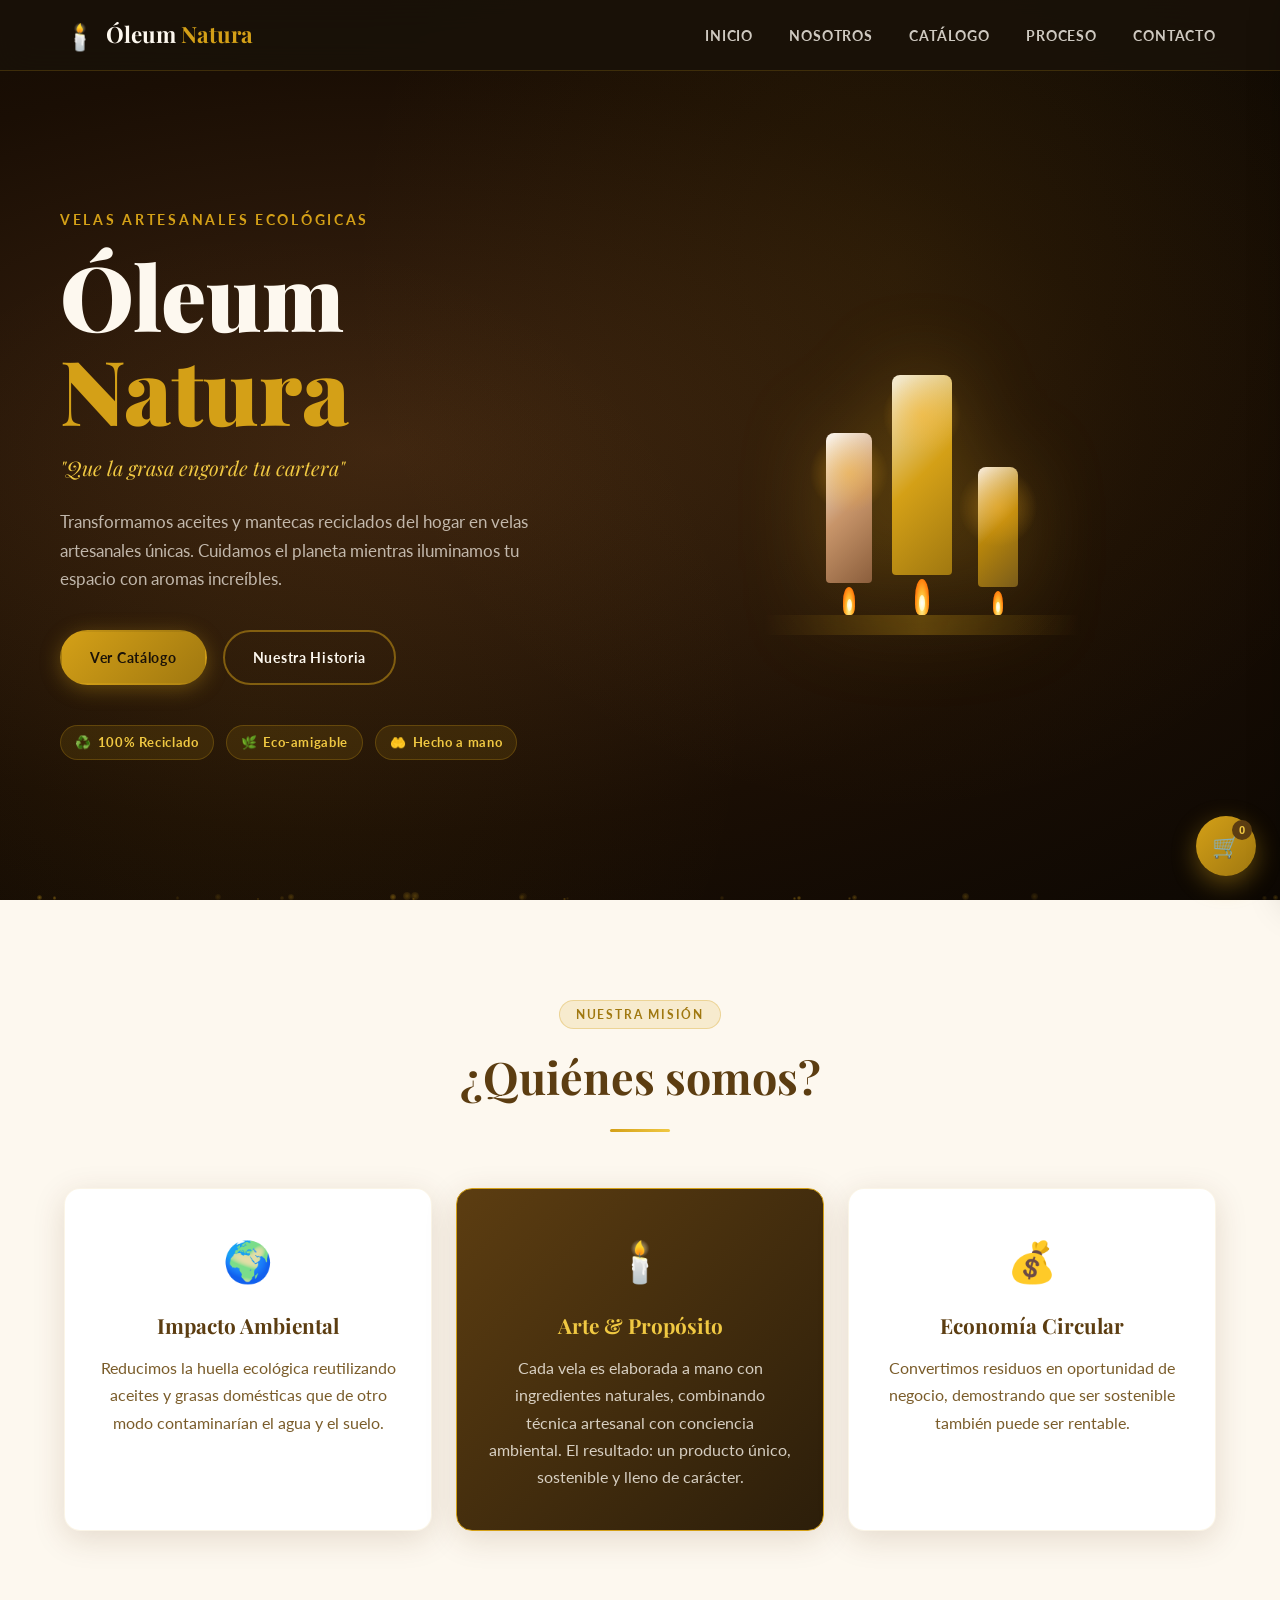
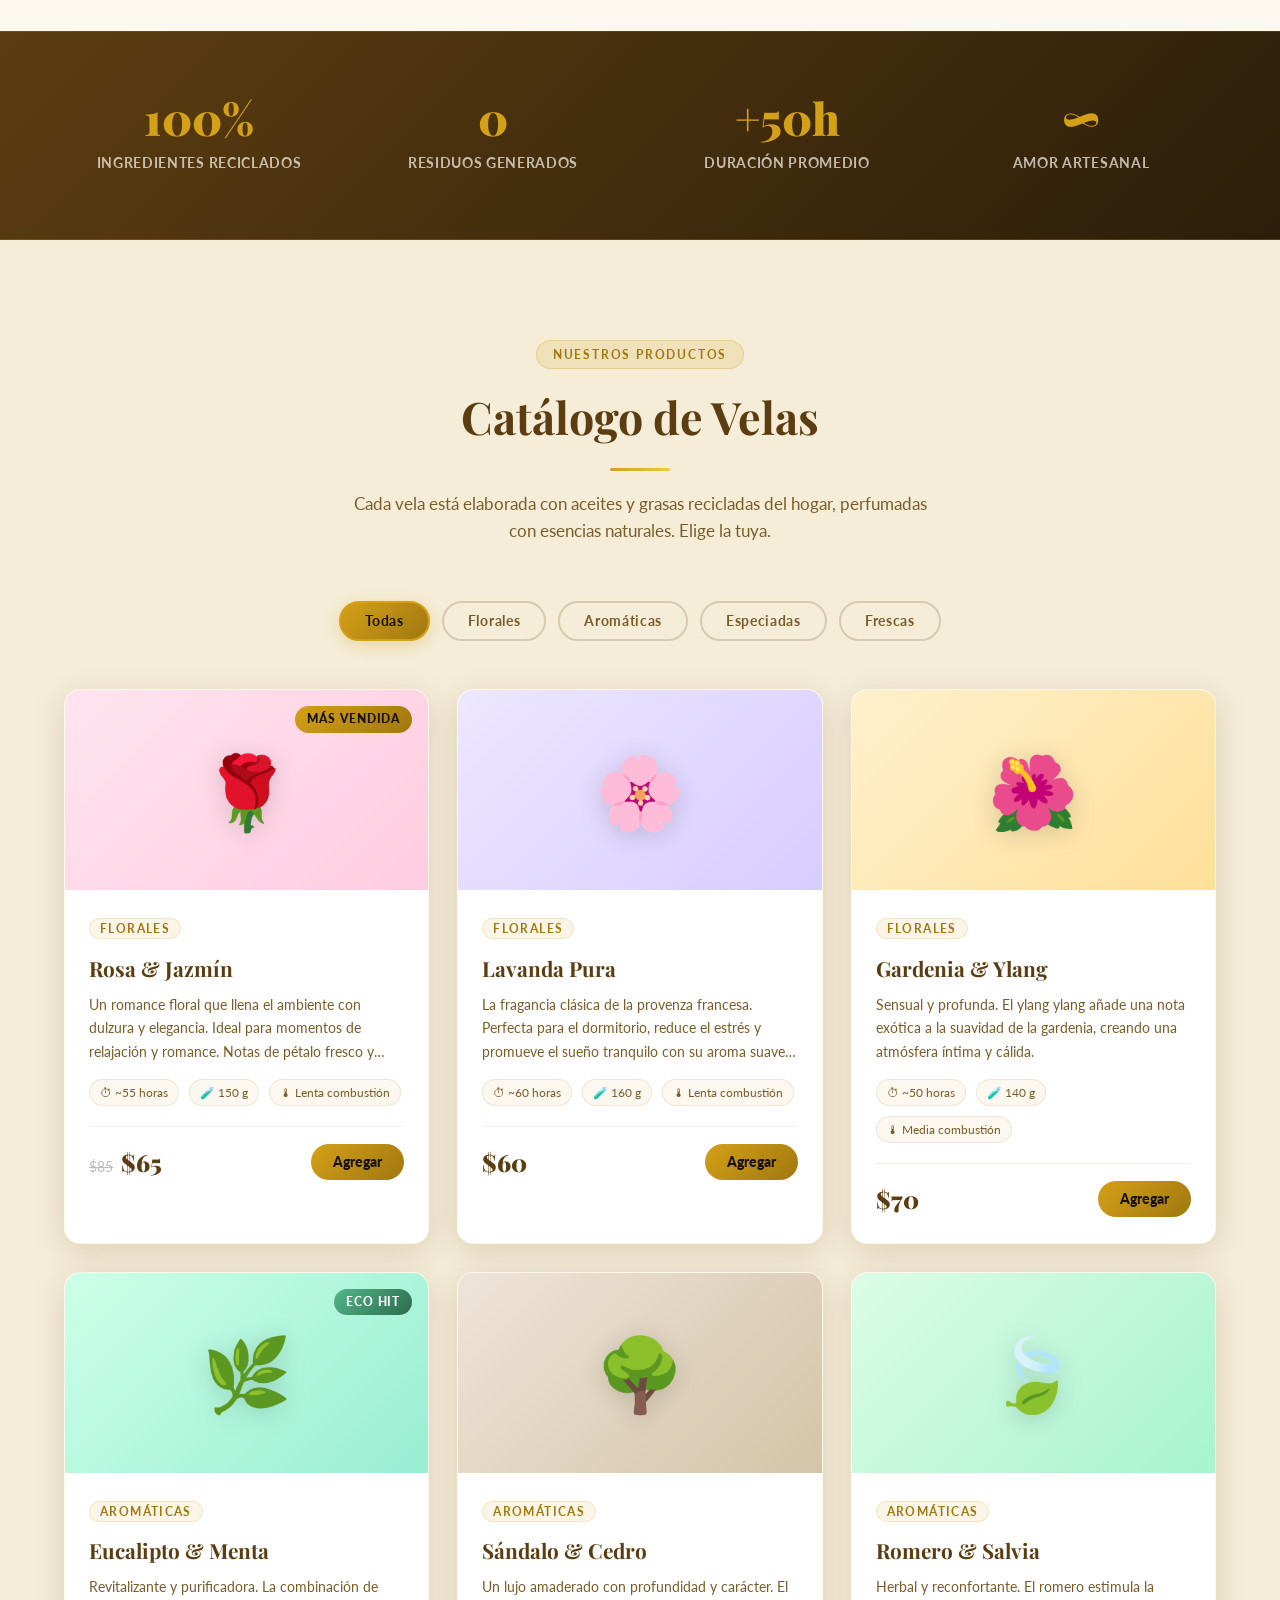
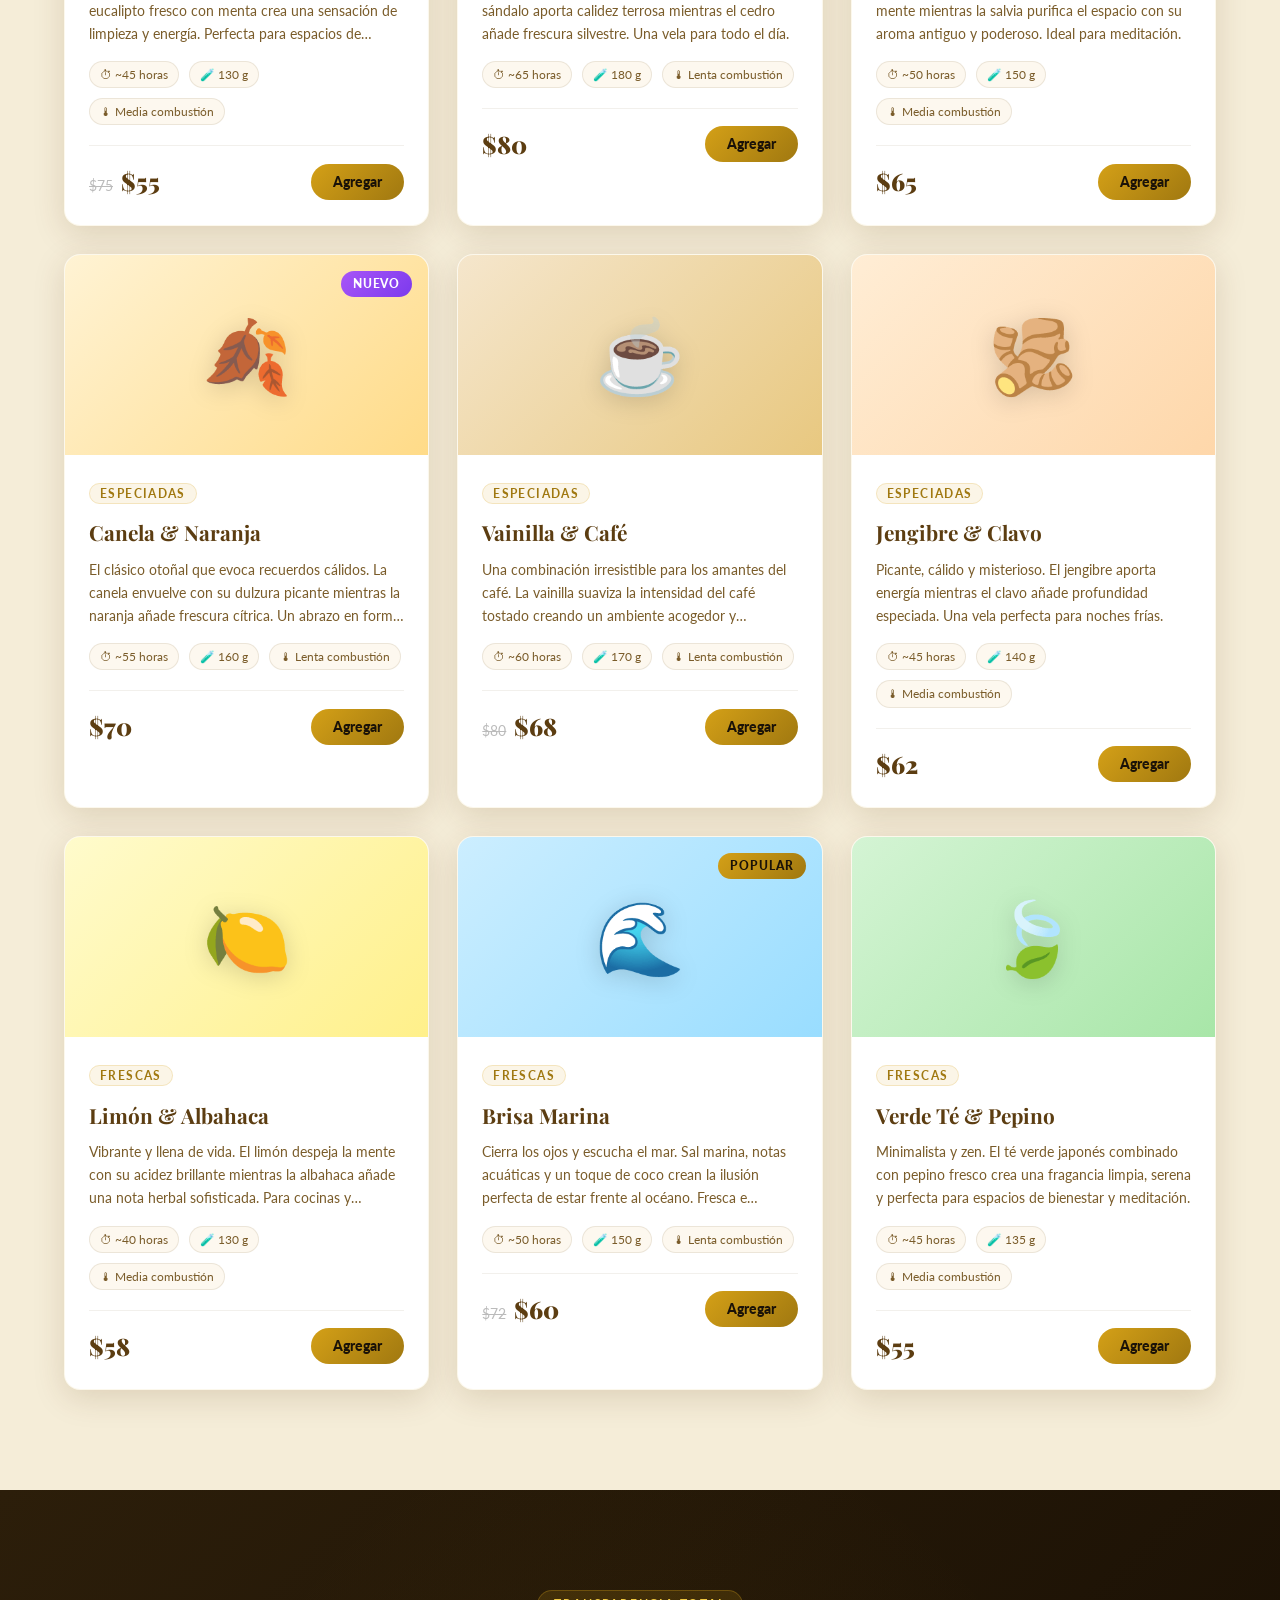
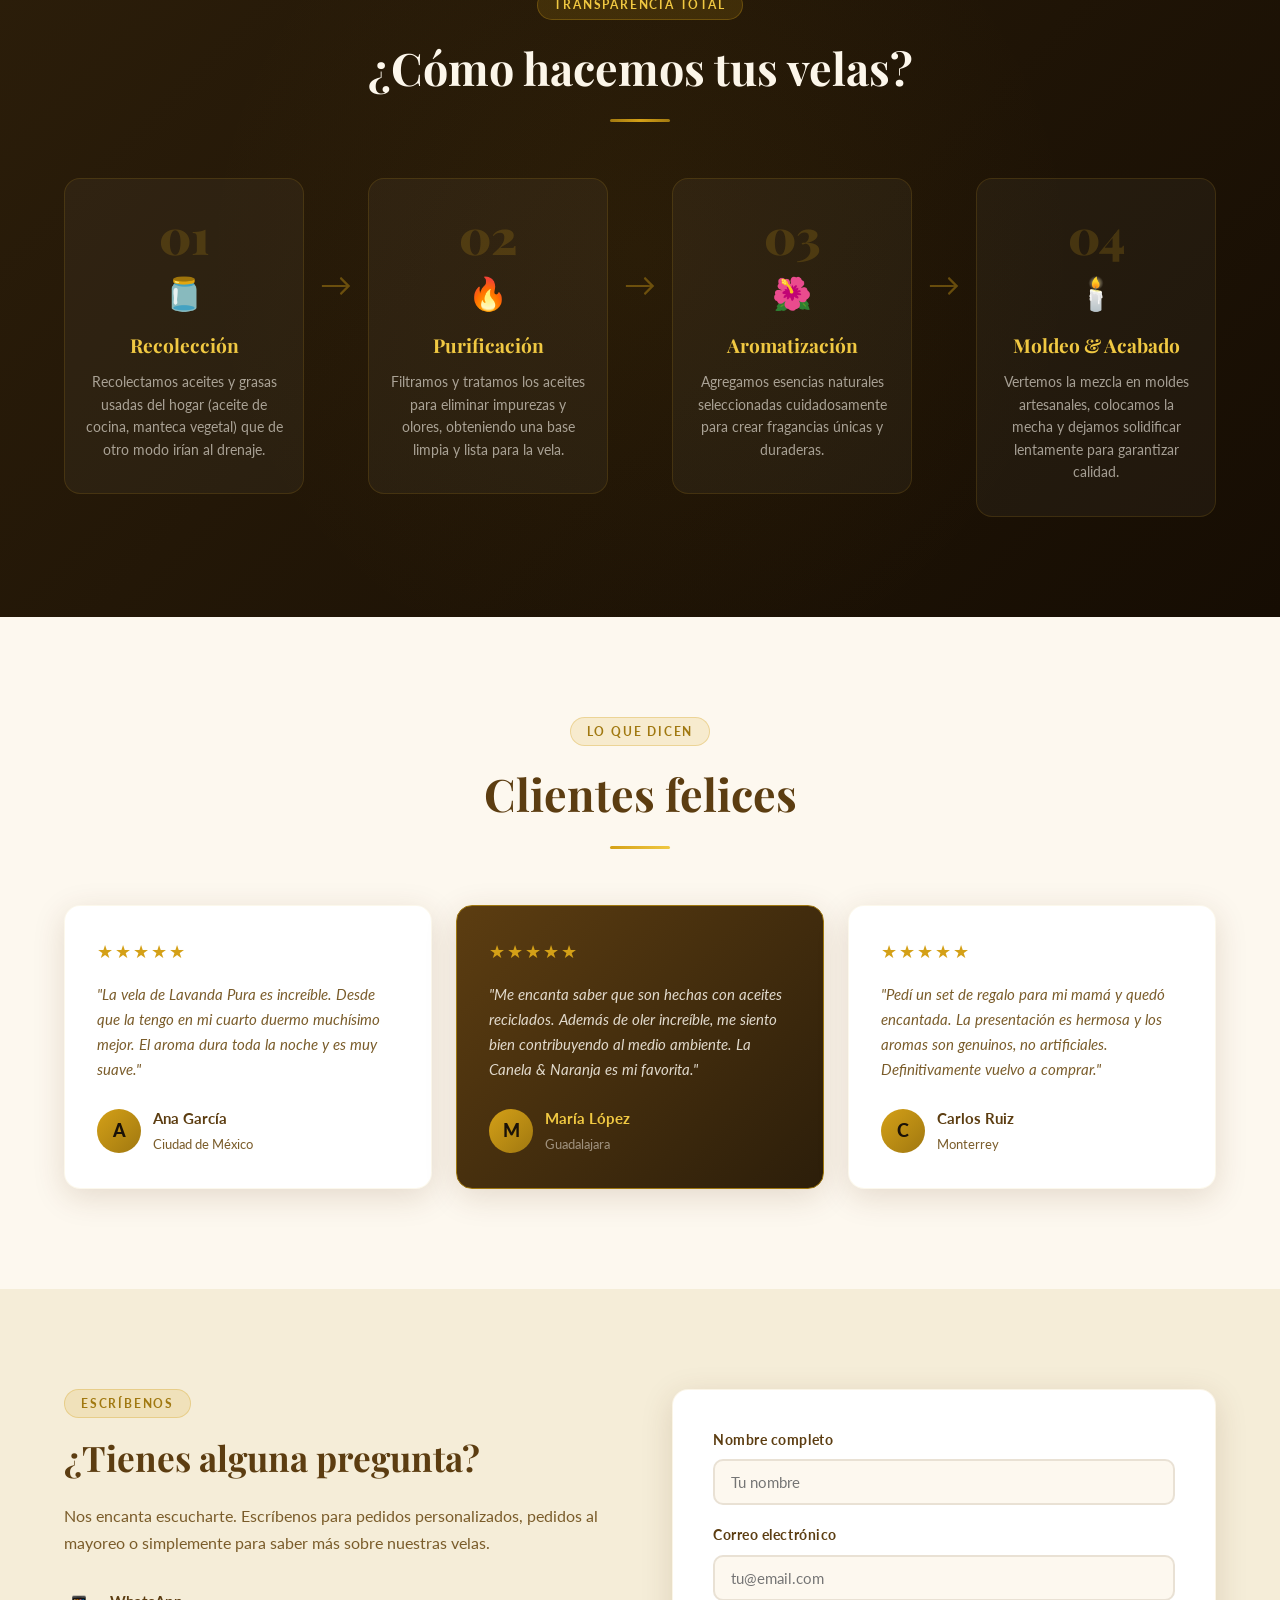
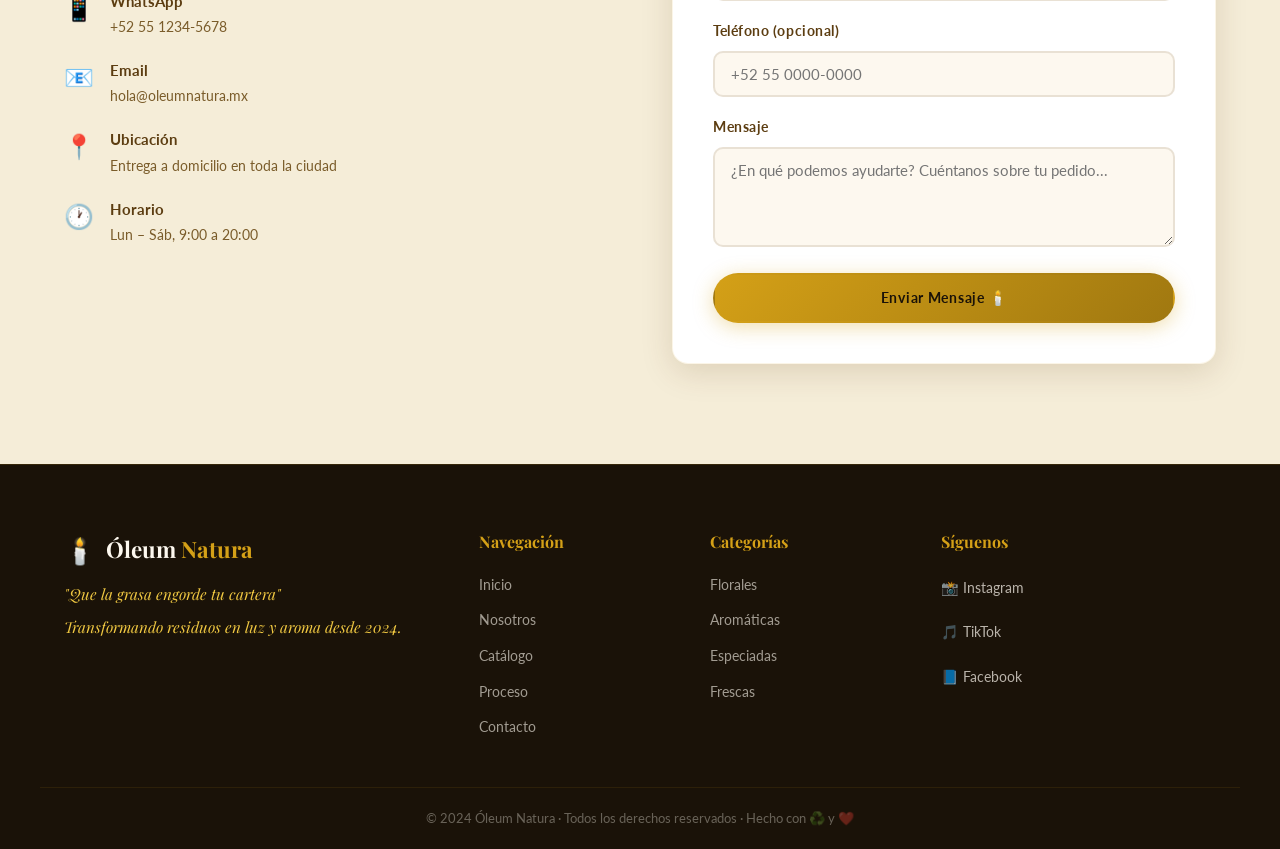
<file: oleum-natura.html>
<!DOCTYPE html>
<html lang="es">
<head>
  <meta charset="UTF-8" />
  <meta name="viewport" content="width=device-width, initial-scale=1.0" />
  <title>Óleum Natura – Velas Artesanales</title>
  <link rel="preconnect" href="https://fonts.googleapis.com" />
  <link rel="preconnect" href="https://fonts.gstatic.com" crossorigin />
  <link href="https://fonts.googleapis.com/css2?family=Playfair+Display:ital,wght@0,400;0,700;0,900;1,400&family=Lato:wght@300;400;700&display=swap" rel="stylesheet" />
  <style>
/* ================================================================
   ÓLEUM NATURA — Estilos principales
   ================================================================ */

:root {
  --gold:        #D4A017;
  --gold-light:  #F0C842;
  --gold-dark:   #A07810;
  --cream:       #FDF8EF;
  --cream-dark:  #F5EDD8;
  --brown:       #5C3D11;
  --brown-light: #8B6230;
  --dark:        #1A1208;
  --dark2:       #2C1E0A;
  --green:       #2D6A4F;
  --green-light: #52B788;
  --white:       #FFFFFF;
  --text:        #3D2B0A;
  --text-light:  #7A5C2A;
  --shadow:      0 8px 32px rgba(90,50,0,.15);
  --shadow-deep: 0 20px 60px rgba(90,50,0,.25);
  --radius:      16px;
  --radius-sm:   10px;
  --transition:  .3s cubic-bezier(.4,0,.2,1);
}

/* ---------- Reset & Base ---------- */
*, *::before, *::after { box-sizing: border-box; margin: 0; padding: 0; }

html { scroll-behavior: smooth; }

body {
  font-family: 'Lato', sans-serif;
  background: var(--cream);
  color: var(--text);
  overflow-x: hidden;
  line-height: 1.6;
}

h1, h2, h3 { font-family: 'Playfair Display', serif; }
a { text-decoration: none; color: inherit; }
img { max-width: 100%; }
ul { list-style: none; }

.container {
  max-width: 1200px;
  margin: 0 auto;
  padding: 0 24px;
}

/* ================================================================
   NAVBAR
   ================================================================ */
.navbar {
  position: fixed;
  top: 0; left: 0; right: 0;
  z-index: 1000;
  background: rgba(26,18,8,.92);
  backdrop-filter: blur(16px);
  border-bottom: 1px solid rgba(212,160,23,.2);
  transition: var(--transition);
}

.nav-inner {
  max-width: 1200px;
  margin: 0 auto;
  padding: 0 24px;
  height: 70px;
  display: flex;
  align-items: center;
  justify-content: space-between;
}

.nav-logo {
  display: flex;
  align-items: center;
  gap: 10px;
  font-size: 1.4rem;
  font-family: 'Playfair Display', serif;
  font-weight: 700;
  color: var(--cream);
}

.logo-flame { font-size: 1.6rem; }
.logo-text .accent { color: var(--gold); }

.nav-links {
  display: flex;
  gap: 36px;
}

.nav-links a {
  color: rgba(253,248,239,.8);
  font-size: .9rem;
  font-weight: 700;
  letter-spacing: .06em;
  text-transform: uppercase;
  transition: var(--transition);
  position: relative;
}

.nav-links a::after {
  content: '';
  position: absolute;
  bottom: -4px; left: 0; right: 100%;
  height: 2px;
  background: var(--gold);
  transition: right var(--transition);
}

.nav-links a:hover { color: var(--gold); }
.nav-links a:hover::after { right: 0; }

.hamburger {
  display: none;
  flex-direction: column;
  gap: 5px;
  background: none;
  border: none;
  cursor: pointer;
  padding: 4px;
}
.hamburger span {
  width: 24px; height: 2px;
  background: var(--cream);
  border-radius: 2px;
  transition: var(--transition);
}

/* ================================================================
   HERO
   ================================================================ */
.hero {
  min-height: 100vh;
  background: radial-gradient(ellipse at 30% 50%, #3D2410 0%, #1A0E04 60%, #0D0803 100%);
  display: flex;
  align-items: center;
  padding-top: 70px;
  position: relative;
  overflow: hidden;
}

.hero::before {
  content: '';
  position: absolute;
  inset: 0;
  background:
    radial-gradient(circle at 70% 30%, rgba(212,160,23,.08) 0%, transparent 50%),
    radial-gradient(circle at 20% 80%, rgba(212,160,23,.05) 0%, transparent 40%);
}

.hero-particles {
  position: absolute;
  inset: 0;
  pointer-events: none;
}

.hero-content {
  flex: 1;
  max-width: 600px;
  padding: 60px 24px 60px 60px;
  position: relative;
  z-index: 2;
}

.hero-eyebrow {
  font-size: .85rem;
  letter-spacing: .2em;
  text-transform: uppercase;
  color: var(--gold);
  font-weight: 700;
  margin-bottom: 16px;
}

.hero-title {
  font-size: clamp(3.5rem, 7vw, 6rem);
  font-weight: 900;
  color: var(--cream);
  line-height: 1.05;
  margin-bottom: 16px;
}

.hero-title .gold { color: var(--gold); }

.hero-slogan {
  font-family: 'Playfair Display', serif;
  font-style: italic;
  font-size: 1.25rem;
  color: var(--gold-light);
  margin-bottom: 24px;
}

.hero-desc {
  font-size: 1.05rem;
  color: rgba(253,248,239,.7);
  line-height: 1.7;
  margin-bottom: 36px;
  max-width: 480px;
}

.hero-cta {
  display: flex;
  gap: 16px;
  flex-wrap: wrap;
  margin-bottom: 40px;
}

.hero-badges {
  display: flex;
  gap: 12px;
  flex-wrap: wrap;
}

.badge {
  display: flex;
  align-items: center;
  gap: 6px;
  background: rgba(212,160,23,.12);
  border: 1px solid rgba(212,160,23,.25);
  color: var(--gold-light);
  padding: 6px 14px;
  border-radius: 100px;
  font-size: .8rem;
  font-weight: 700;
  letter-spacing: .05em;
}

.hero-visual {
  flex: 1;
  display: flex;
  align-items: center;
  justify-content: center;
  padding: 60px 60px 60px 24px;
  position: relative;
  z-index: 2;
}

/* --- Candle Scene --- */
.candle-scene {
  position: relative;
  width: 320px;
  height: 380px;
  filter: drop-shadow(0 0 40px rgba(212,160,23,.3));
}

.candle {
  position: absolute;
  display: flex;
  flex-direction: column;
  align-items: center;
}

.candle-body {
  border-radius: 8px 8px 4px 4px;
  position: relative;
}

.candle-flame {
  position: relative;
  display: flex;
  justify-content: center;
}

.c1 { left: 50%; transform: translateX(-50%); bottom: 60px; z-index: 3; }
.c1 .candle-body { width: 60px; height: 200px; background: linear-gradient(135deg, #F5EDD8 0%, #D4A017 50%, #A07810 100%); }
.c1 .candle-flame { width: 20px; height: 40px; bottom: 0; }
.c1 .candle-flame::before { content: ''; position: absolute; bottom: 0; width: 14px; height: 36px; background: radial-gradient(ellipse at 50% 80%, #FFF5A0, #FFB830 40%, #FF6B00 80%, transparent); border-radius: 50% 50% 30% 30%; animation: flicker1 1.2s infinite alternate ease-in-out; }
.c1 .flame-inner { position: absolute; bottom: 4px; width: 6px; height: 16px; background: radial-gradient(ellipse, white, #FFF5A0); border-radius: 50%; z-index: 1; animation: flicker1 1.2s infinite alternate ease-in-out; }

.c2 { left: 20%; bottom: 60px; z-index: 2; }
.c2 .candle-body { width: 46px; height: 150px; background: linear-gradient(135deg, #FDF8EF 0%, #C8956A 50%, #8B5E3C 100%); }
.c2 .candle-flame { width: 16px; height: 32px; }
.c2 .candle-flame::before { content: ''; position: absolute; bottom: 0; width: 12px; height: 28px; background: radial-gradient(ellipse at 50% 80%, #FFF5A0, #FFB830 40%, #FF6B00 80%, transparent); border-radius: 50% 50% 30% 30%; animation: flicker2 1.5s infinite alternate ease-in-out; }
.c2 .flame-inner { position: absolute; bottom: 4px; width: 5px; height: 12px; background: radial-gradient(ellipse, white, #FFF5A0); border-radius: 50%; z-index: 1; animation: flicker2 1.5s infinite alternate; }

.c3 { right: 20%; bottom: 60px; z-index: 2; }
.c3 .candle-body { width: 40px; height: 120px; background: linear-gradient(135deg, #FBEEDD 0%, #B8860B 50%, #7A5C1A 100%); }
.c3 .candle-flame { width: 14px; height: 28px; }
.c3 .candle-flame::before { content: ''; position: absolute; bottom: 0; width: 10px; height: 24px; background: radial-gradient(ellipse at 50% 80%, #FFF5A0, #FFB830 40%, #FF6B00 80%, transparent); border-radius: 50% 50% 30% 30%; animation: flicker3 .9s infinite alternate ease-in-out; }
.c3 .flame-inner { position: absolute; bottom: 3px; width: 4px; height: 10px; background: radial-gradient(ellipse, white, #FFF5A0); border-radius: 50%; z-index: 1; animation: flicker3 .9s infinite alternate; }

.candle-glow {
  position: absolute;
  top: 0;
  width: 80px; height: 80px;
  background: radial-gradient(circle, rgba(255,180,30,.4), transparent 70%);
  border-radius: 50%;
  animation: glow-pulse 2s infinite alternate ease-in-out;
  pointer-events: none;
}

.surface {
  position: absolute;
  bottom: 40px; left: 0; right: 0;
  height: 20px;
  background: linear-gradient(90deg, transparent, rgba(212,160,23,.15), rgba(212,160,23,.3), rgba(212,160,23,.15), transparent);
  border-radius: 4px;
}

@keyframes flicker1 {
  0%   { transform: scaleX(1)   scaleY(1)   translateX(0); }
  33%  { transform: scaleX(.9)  scaleY(1.1) translateX(1px); }
  66%  { transform: scaleX(1.1) scaleY(.95) translateX(-1px); }
  100% { transform: scaleX(.95) scaleY(1.05) translateX(.5px); }
}
@keyframes flicker2 {
  0%   { transform: scaleX(1)   scaleY(1)   translateX(.5px); }
  50%  { transform: scaleX(1.1) scaleY(.9)  translateX(-1px); }
  100% { transform: scaleX(.9)  scaleY(1.1) translateX(0); }
}
@keyframes flicker3 {
  0%   { transform: scaleX(.95) scaleY(1.05) translateX(0); }
  40%  { transform: scaleX(1.1) scaleY(.95) translateX(1px); }
  100% { transform: scaleX(1)   scaleY(1)   translateX(-.5px); }
}
@keyframes glow-pulse {
  0%   { opacity: .5; transform: scale(1); }
  100% { opacity: 1;  transform: scale(1.4); }
}

/* ================================================================
   BUTTONS
   ================================================================ */
.btn {
  display: inline-flex;
  align-items: center;
  gap: 8px;
  padding: 14px 28px;
  border-radius: 100px;
  font-family: 'Lato', sans-serif;
  font-weight: 700;
  font-size: .9rem;
  letter-spacing: .05em;
  cursor: pointer;
  transition: var(--transition);
  border: 2px solid transparent;
}

.btn-primary {
  background: linear-gradient(135deg, var(--gold), var(--gold-dark));
  color: var(--dark);
  box-shadow: 0 4px 20px rgba(212,160,23,.35);
}
.btn-primary:hover {
  transform: translateY(-2px);
  box-shadow: 0 8px 30px rgba(212,160,23,.5);
  filter: brightness(1.1);
}

.btn-outline {
  background: transparent;
  border-color: rgba(212,160,23,.5);
  color: var(--cream);
}
.btn-outline:hover {
  border-color: var(--gold);
  background: rgba(212,160,23,.1);
  transform: translateY(-2px);
}

.btn.full { width: 100%; justify-content: center; }

/* ================================================================
   SECTION HEADERS
   ================================================================ */
.section-header {
  text-align: center;
  margin-bottom: 56px;
}

.section-header h2 {
  font-size: clamp(2rem, 4vw, 2.8rem);
  color: var(--brown);
  margin-bottom: 16px;
}

.section-header.light h2 { color: var(--cream); }

.section-tag {
  display: inline-block;
  background: rgba(212,160,23,.15);
  color: var(--gold-dark);
  padding: 4px 16px;
  border-radius: 100px;
  font-size: .75rem;
  font-weight: 700;
  letter-spacing: .15em;
  text-transform: uppercase;
  margin-bottom: 12px;
  border: 1px solid rgba(212,160,23,.3);
}

.section-header.light .section-tag {
  background: rgba(212,160,23,.15);
  color: var(--gold-light);
  border-color: rgba(212,160,23,.3);
}

.section-desc {
  color: var(--text-light);
  max-width: 600px;
  margin: 0 auto;
  font-size: 1.05rem;
}

.divider {
  width: 60px; height: 3px;
  background: linear-gradient(90deg, var(--gold), var(--gold-light));
  margin: 0 auto 20px;
  border-radius: 2px;
}

.gold-div { background: linear-gradient(90deg, var(--gold-dark), var(--gold), var(--gold-dark)); }

/* ================================================================
   ABOUT
   ================================================================ */
.about {
  padding: 100px 0;
  background: var(--cream);
}

.about-grid {
  display: grid;
  grid-template-columns: repeat(3, 1fr);
  gap: 24px;
}

.about-card {
  background: var(--white);
  border-radius: var(--radius);
  padding: 40px 32px;
  text-align: center;
  box-shadow: var(--shadow);
  transition: var(--transition);
  border: 1px solid rgba(212,160,23,.1);
}

.about-card:hover { transform: translateY(-6px); box-shadow: var(--shadow-deep); }

.about-card.featured {
  background: linear-gradient(135deg, var(--brown) 0%, var(--dark2) 100%);
  color: var(--cream);
  border-color: var(--gold);
}

.about-card.featured h3 { color: var(--gold-light); }
.about-card.featured p  { color: rgba(253,248,239,.8); }

.about-icon { font-size: 2.5rem; margin-bottom: 16px; }

.about-card h3 {
  font-size: 1.3rem;
  color: var(--brown);
  margin-bottom: 12px;
}

.about-card p { color: var(--text-light); line-height: 1.7; }

/* ================================================================
   STATS BAR
   ================================================================ */
.stats-bar {
  background: linear-gradient(135deg, var(--brown) 0%, var(--dark2) 100%);
  padding: 48px 24px;
  border-top: 1px solid rgba(212,160,23,.2);
  border-bottom: 1px solid rgba(212,160,23,.2);
}

.stats-grid {
  display: grid;
  grid-template-columns: repeat(4, 1fr);
  gap: 24px;
  text-align: center;
}

.stat { padding: 16px; }

.stat-num {
  display: block;
  font-family: 'Playfair Display', serif;
  font-size: 2.8rem;
  font-weight: 900;
  color: var(--gold);
  line-height: 1;
  margin-bottom: 8px;
}

.stat-label {
  font-size: .85rem;
  color: rgba(253,248,239,.7);
  font-weight: 700;
  letter-spacing: .05em;
  text-transform: uppercase;
}

/* ================================================================
   CATALOG
   ================================================================ */
.catalog {
  padding: 100px 0;
  background: var(--cream-dark);
}

/* Filter Tabs */
.filter-tabs {
  display: flex;
  gap: 12px;
  justify-content: center;
  flex-wrap: wrap;
  margin-bottom: 48px;
}

.filter-btn {
  padding: 10px 24px;
  border-radius: 100px;
  border: 2px solid rgba(92,61,17,.2);
  background: transparent;
  color: var(--text-light);
  font-family: 'Lato', sans-serif;
  font-weight: 700;
  font-size: .85rem;
  cursor: pointer;
  transition: var(--transition);
  letter-spacing: .05em;
}

.filter-btn:hover,
.filter-btn.active {
  background: linear-gradient(135deg, var(--gold), var(--gold-dark));
  border-color: var(--gold);
  color: var(--dark);
  box-shadow: 0 4px 16px rgba(212,160,23,.3);
}

/* Products Grid */
.products-grid {
  display: grid;
  grid-template-columns: repeat(3, 1fr);
  gap: 28px;
}

.product-card {
  background: var(--white);
  border-radius: var(--radius);
  overflow: hidden;
  box-shadow: var(--shadow);
  transition: var(--transition);
  border: 1px solid rgba(212,160,23,.08);
  position: relative;
}

.product-card:hover {
  transform: translateY(-8px);
  box-shadow: var(--shadow-deep);
  border-color: rgba(212,160,23,.25);
}

.product-card.hidden { display: none; }

.product-badge {
  position: absolute;
  top: 16px; right: 16px;
  background: linear-gradient(135deg, var(--gold), var(--gold-dark));
  color: var(--dark);
  padding: 4px 12px;
  border-radius: 100px;
  font-size: .72rem;
  font-weight: 900;
  letter-spacing: .08em;
  text-transform: uppercase;
  z-index: 2;
}

.product-badge.eco { background: linear-gradient(135deg, var(--green-light), var(--green)); color: white; }
.product-badge.nuevo { background: linear-gradient(135deg, #a855f7, #7c3aed); color: white; }

.product-img-wrap { position: relative; overflow: hidden; }

.product-img {
  height: 200px;
  display: flex;
  align-items: center;
  justify-content: center;
  position: relative;
  overflow: hidden;
}

/* Category colour themes */
.florales-1  { background: linear-gradient(135deg, #FFE4F0, #FFCCE0); }
.florales-2  { background: linear-gradient(135deg, #EDE7FF, #D8CCFF); }
.florales-3  { background: linear-gradient(135deg, #FFF0CC, #FFE09A); }
.aromaticas-1 { background: linear-gradient(135deg, #CCFFE8, #99EED3); }
.aromaticas-2 { background: linear-gradient(135deg, #EEE4D8, #D4C4A8); }
.aromaticas-3 { background: linear-gradient(135deg, #DCFCE7, #A7F3D0); }
.especiadas-1 { background: linear-gradient(135deg, #FFF3D4, #FFDB88); }
.especiadas-2 { background: linear-gradient(135deg, #F5E6CC, #E8C880); }
.especiadas-3 { background: linear-gradient(135deg, #FFEDD5, #FED7AA); }
.frescas-1   { background: linear-gradient(135deg, #FFFBCC, #FFF08A); }
.frescas-2   { background: linear-gradient(135deg, #CCEEFF, #99DDFF); }
.frescas-3   { background: linear-gradient(135deg, #D4F4D4, #A8E6A8); }

.img-candle {
  font-size: 4.5rem;
  filter: drop-shadow(0 4px 12px rgba(0,0,0,.15));
  transition: var(--transition);
}

.product-card:hover .img-candle { transform: scale(1.15) rotate(-3deg); }

.product-info { padding: 24px; }

.product-category {
  font-size: .72rem;
  font-weight: 700;
  letter-spacing: .12em;
  text-transform: uppercase;
  color: var(--gold-dark);
  background: rgba(212,160,23,.1);
  padding: 3px 10px;
  border-radius: 100px;
  border: 1px solid rgba(212,160,23,.2);
}

.product-info h3 {
  font-size: 1.3rem;
  color: var(--brown);
  margin: 12px 0 8px;
}

.product-desc {
  font-size: .88rem;
  color: var(--text-light);
  line-height: 1.65;
  margin-bottom: 16px;
  display: -webkit-box;
  -webkit-line-clamp: 3;
  -webkit-box-orient: vertical;
  overflow: hidden;
}

.product-details {
  display: flex;
  gap: 10px;
  flex-wrap: wrap;
  margin-bottom: 20px;
}

.detail {
  font-size: .75rem;
  color: var(--text-light);
  background: var(--cream);
  padding: 3px 10px;
  border-radius: 100px;
  border: 1px solid rgba(92,61,17,.1);
}

.product-footer {
  display: flex;
  align-items: center;
  justify-content: space-between;
  gap: 12px;
  border-top: 1px solid rgba(92,61,17,.08);
  padding-top: 16px;
}

.price-wrap { display: flex; align-items: baseline; gap: 8px; }

.price-old {
  font-size: .9rem;
  color: #bbb;
  text-decoration: line-through;
}

.price {
  font-size: 1.5rem;
  font-family: 'Playfair Display', serif;
  font-weight: 900;
  color: var(--brown);
}

.btn-add {
  padding: 10px 22px;
  background: linear-gradient(135deg, var(--gold), var(--gold-dark));
  color: var(--dark);
  border: none;
  border-radius: 100px;
  font-family: 'Lato', sans-serif;
  font-weight: 900;
  font-size: .85rem;
  cursor: pointer;
  transition: var(--transition);
  white-space: nowrap;
}

.btn-add:hover {
  transform: scale(1.05);
  box-shadow: 0 4px 16px rgba(212,160,23,.4);
}

.btn-add.added {
  background: linear-gradient(135deg, var(--green-light), var(--green));
  color: white;
}

/* ================================================================
   PROCESS
   ================================================================ */
.process {
  padding: 100px 0;
  background: linear-gradient(135deg, var(--dark2) 0%, #160D03 100%);
  position: relative;
  overflow: hidden;
}

.process::before {
  content: '';
  position: absolute;
  inset: 0;
  background: radial-gradient(circle at 50% 50%, rgba(212,160,23,.05), transparent 60%);
}

.steps {
  display: flex;
  align-items: flex-start;
  gap: 16px;
  position: relative;
  z-index: 1;
}

.step {
  flex: 1;
  text-align: center;
  padding: 32px 20px;
  background: rgba(255,255,255,.04);
  border: 1px solid rgba(212,160,23,.15);
  border-radius: var(--radius);
  transition: var(--transition);
}

.step:hover {
  background: rgba(212,160,23,.08);
  border-color: rgba(212,160,23,.4);
  transform: translateY(-4px);
}

.step-num {
  font-family: 'Playfair Display', serif;
  font-size: 3rem;
  font-weight: 900;
  color: rgba(212,160,23,.2);
  line-height: 1;
  margin-bottom: 8px;
}

.step-icon { font-size: 2rem; margin-bottom: 12px; }

.step h3 {
  font-size: 1.2rem;
  color: var(--gold-light);
  margin-bottom: 10px;
}

.step p {
  font-size: .88rem;
  color: rgba(253,248,239,.6);
  line-height: 1.6;
}

.step-arrow {
  font-size: 2rem;
  color: rgba(212,160,23,.4);
  display: flex;
  align-items: center;
  padding-top: 80px;
  flex-shrink: 0;
}

/* ================================================================
   TESTIMONIALS
   ================================================================ */
.testimonials {
  padding: 100px 0;
  background: var(--cream);
}

.testi-grid {
  display: grid;
  grid-template-columns: repeat(3, 1fr);
  gap: 24px;
}

.testi-card {
  background: var(--white);
  border-radius: var(--radius);
  padding: 32px;
  box-shadow: var(--shadow);
  transition: var(--transition);
  border: 1px solid rgba(212,160,23,.08);
}

.testi-card:hover { transform: translateY(-4px); box-shadow: var(--shadow-deep); }

.testi-card.featured {
  background: linear-gradient(135deg, var(--brown) 0%, var(--dark2) 100%);
  border-color: var(--gold-dark);
}

.testi-card.featured p  { color: rgba(253,248,239,.85); }
.testi-card.featured .testi-author strong { color: var(--gold-light); }
.testi-card.featured .testi-author span   { color: rgba(253,248,239,.5); }

.testi-stars { color: var(--gold); font-size: 1.1rem; margin-bottom: 16px; letter-spacing: 2px; }

.testi-card p {
  font-size: .92rem;
  color: var(--text-light);
  line-height: 1.7;
  font-style: italic;
  margin-bottom: 24px;
}

.testi-author {
  display: flex;
  align-items: center;
  gap: 12px;
}

.author-avatar {
  width: 44px; height: 44px;
  background: linear-gradient(135deg, var(--gold), var(--gold-dark));
  border-radius: 50%;
  display: flex;
  align-items: center;
  justify-content: center;
  font-weight: 900;
  color: var(--dark);
  font-size: 1.1rem;
  flex-shrink: 0;
}

.testi-author strong { display: block; color: var(--brown); font-size: .95rem; }
.testi-author span   { font-size: .8rem; color: var(--text-light); }

/* ================================================================
   CONTACT
   ================================================================ */
.contact {
  padding: 100px 0;
  background: var(--cream-dark);
}

.contact-wrap {
  display: grid;
  grid-template-columns: 1fr 1fr;
  gap: 64px;
  align-items: start;
}

.contact-info .section-tag { margin-bottom: 12px; display: inline-block; }

.contact-info h2 {
  font-size: 2.2rem;
  color: var(--brown);
  margin-bottom: 16px;
}

.contact-info > p {
  color: var(--text-light);
  line-height: 1.7;
  margin-bottom: 32px;
}

.contact-items { display: flex; flex-direction: column; gap: 20px; }

.contact-item {
  display: flex;
  gap: 16px;
  align-items: flex-start;
}

.contact-item > span { font-size: 1.5rem; flex-shrink: 0; }
.contact-item strong { display: block; color: var(--brown); font-size: .95rem; margin-bottom: 2px; }
.contact-item p { color: var(--text-light); font-size: .9rem; }

.contact-form {
  background: var(--white);
  border-radius: var(--radius);
  padding: 40px;
  box-shadow: var(--shadow);
  border: 1px solid rgba(212,160,23,.1);
}

.form-group { margin-bottom: 20px; }

.form-group label {
  display: block;
  font-size: .85rem;
  font-weight: 700;
  color: var(--brown);
  margin-bottom: 8px;
  letter-spacing: .04em;
}

.form-group input,
.form-group textarea {
  width: 100%;
  padding: 12px 16px;
  border: 2px solid rgba(92,61,17,.12);
  border-radius: var(--radius-sm);
  font-family: 'Lato', sans-serif;
  font-size: .95rem;
  color: var(--text);
  background: var(--cream);
  transition: var(--transition);
  resize: vertical;
}

.form-group input:focus,
.form-group textarea:focus {
  outline: none;
  border-color: var(--gold);
  background: var(--white);
  box-shadow: 0 0 0 4px rgba(212,160,23,.08);
}

/* ================================================================
   FOOTER
   ================================================================ */
.footer {
  background: var(--dark);
  padding: 64px 0 0;
  border-top: 1px solid rgba(212,160,23,.15);
}

.footer-grid {
  display: grid;
  grid-template-columns: 2fr 1fr 1fr 1.5fr;
  gap: 48px;
  padding-bottom: 48px;
}

.footer-brand .nav-logo { color: var(--cream); margin-bottom: 12px; }
.footer-brand > p { color: var(--gold-light); font-style: italic; font-family: 'Playfair Display', serif; margin-bottom: 8px; font-size: .95rem; }
.footer-sub { color: rgba(253,248,239,.4); font-size: .85rem; }

.footer-links h4 { color: var(--gold); font-family: 'Playfair Display', serif; margin-bottom: 16px; font-size: 1rem; }
.footer-links ul { display: flex; flex-direction: column; gap: 10px; }
.footer-links a { color: rgba(253,248,239,.6); font-size: .9rem; transition: var(--transition); }
.footer-links a:hover { color: var(--gold-light); padding-left: 4px; }

.footer-social h4 { color: var(--gold); font-family: 'Playfair Display', serif; margin-bottom: 16px; }
.social-links { display: flex; flex-direction: column; gap: 10px; }
.social-btn {
  display: inline-flex;
  align-items: center;
  gap: 8px;
  color: rgba(253,248,239,.7);
  font-size: .88rem;
  transition: var(--transition);
  padding: 6px 0;
}
.social-btn:hover { color: var(--gold); }

.footer-bottom {
  border-top: 1px solid rgba(212,160,23,.1);
  padding: 20px 24px;
  text-align: center;
  color: rgba(253,248,239,.35);
  font-size: .82rem;
  max-width: 1200px;
  margin: 0 auto;
}

/* ================================================================
   CART
   ================================================================ */
.cart-toast {
  position: fixed;
  bottom: 100px; right: 24px;
  background: var(--brown);
  color: var(--gold-light);
  padding: 12px 24px;
  border-radius: 100px;
  font-weight: 700;
  font-size: .9rem;
  z-index: 2000;
  opacity: 0;
  transform: translateY(20px);
  transition: all .3s ease;
  pointer-events: none;
  border: 1px solid var(--gold-dark);
  box-shadow: 0 8px 24px rgba(0,0,0,.3);
}

.cart-toast.show { opacity: 1; transform: translateY(0); }

.cart-fab {
  position: fixed;
  bottom: 24px; right: 24px;
  background: linear-gradient(135deg, var(--gold), var(--gold-dark));
  color: var(--dark);
  border: none;
  width: 60px; height: 60px;
  border-radius: 50%;
  font-size: 1.4rem;
  cursor: pointer;
  z-index: 1500;
  box-shadow: 0 8px 24px rgba(212,160,23,.4);
  transition: var(--transition);
  display: flex;
  align-items: center;
  justify-content: center;
  gap: 4px;
}

.cart-fab:hover { transform: scale(1.1); box-shadow: 0 12px 32px rgba(212,160,23,.6); }

.cart-count {
  background: var(--brown);
  color: var(--gold-light);
  border-radius: 50%;
  width: 20px; height: 20px;
  font-size: .7rem;
  font-weight: 900;
  display: flex;
  align-items: center;
  justify-content: center;
  position: absolute;
  top: 4px; right: 4px;
}

.cart-panel {
  position: fixed;
  right: -400px;
  top: 0; bottom: 0;
  width: 380px;
  background: var(--white);
  z-index: 2000;
  display: flex;
  flex-direction: column;
  box-shadow: -8px 0 40px rgba(0,0,0,.3);
  transition: right .4s cubic-bezier(.4,0,.2,1);
}

.cart-panel.open { right: 0; }

.cart-header {
  display: flex;
  align-items: center;
  justify-content: space-between;
  padding: 20px 24px;
  border-bottom: 1px solid rgba(92,61,17,.1);
  background: var(--cream);
}

.cart-header h3 { font-family: 'Playfair Display', serif; color: var(--brown); }
.cart-header button { background: none; border: none; font-size: 1.2rem; cursor: pointer; color: var(--text-light); }

.cart-items { flex: 1; overflow-y: auto; padding: 20px 24px; }
.cart-empty { text-align: center; color: var(--text-light); padding: 40px 0; font-style: italic; }

.cart-item {
  display: flex;
  align-items: center;
  justify-content: space-between;
  padding: 12px 0;
  border-bottom: 1px solid rgba(92,61,17,.07);
  gap: 12px;
}

.cart-item-name { font-weight: 700; color: var(--brown); font-size: .95rem; }
.cart-item-price { color: var(--text-light); font-size: .85rem; }
.cart-item-remove {
  background: none; border: none;
  color: #ccc; cursor: pointer; font-size: 1rem;
  transition: var(--transition);
}
.cart-item-remove:hover { color: #e53e3e; }

.cart-footer {
  padding: 20px 24px;
  border-top: 1px solid rgba(92,61,17,.1);
  background: var(--cream);
}

.cart-total {
  font-size: 1.1rem;
  color: var(--brown);
  margin-bottom: 16px;
}
.cart-total strong { color: var(--gold-dark); font-size: 1.4rem; font-family: 'Playfair Display', serif; }

.cart-overlay {
  position: fixed;
  inset: 0;
  background: rgba(0,0,0,.5);
  z-index: 1999;
  opacity: 0;
  pointer-events: none;
  transition: opacity .4s;
}

.cart-overlay.show { opacity: 1; pointer-events: all; }

/* ================================================================
   PARTICLES (decorative dots in hero)
   ================================================================ */
.particle {
  position: absolute;
  border-radius: 50%;
  pointer-events: none;
  background: radial-gradient(circle, rgba(212,160,23,.6), transparent);
  animation: float-up linear infinite;
}

@keyframes float-up {
  0%   { transform: translateY(0) scale(1); opacity: .8; }
  100% { transform: translateY(-120vh) scale(.3); opacity: 0; }
}

/* ================================================================
   RESPONSIVE
   ================================================================ */
@media (max-width: 1024px) {
  .products-grid  { grid-template-columns: repeat(2, 1fr); }
  .about-grid     { grid-template-columns: repeat(3, 1fr); }
  .footer-grid    { grid-template-columns: 1fr 1fr; }
  .steps          { flex-wrap: wrap; }
  .step-arrow     { display: none; }
  .step           { flex: 1 1 calc(50% - 16px); }
}

@media (max-width: 768px) {
  .nav-links      { display: none; }
  .nav-links.open { display: flex; flex-direction: column; position: absolute; top: 70px; left: 0; right: 0; background: rgba(26,18,8,.97); padding: 20px; gap: 0; }
  .nav-links.open a { padding: 14px 24px; border-bottom: 1px solid rgba(212,160,23,.1); }
  .hamburger      { display: flex; }

  .hero           { flex-direction: column; padding-top: 70px; }
  .hero-content   { padding: 40px 24px 0; text-align: center; max-width: 100%; }
  .hero-cta       { justify-content: center; }
  .hero-badges    { justify-content: center; }
  .hero-visual    { padding: 24px; }
  .candle-scene   { width: 240px; height: 280px; }

  .about-grid     { grid-template-columns: 1fr; }
  .stats-grid     { grid-template-columns: repeat(2, 1fr); }
  .products-grid  { grid-template-columns: 1fr; }
  .testi-grid     { grid-template-columns: 1fr; }
  .contact-wrap   { grid-template-columns: 1fr; gap: 40px; }
  .footer-grid    { grid-template-columns: 1fr 1fr; gap: 32px; }
  .steps          { flex-direction: column; }
  .step           { flex: 1 1 100%; }
  .cart-panel     { width: 100%; }
}

@media (max-width: 480px) {
  .footer-grid { grid-template-columns: 1fr; }
  .stats-grid  { grid-template-columns: repeat(2, 1fr); }
  .filter-tabs { gap: 8px; }
  .filter-btn  { padding: 8px 16px; font-size: .8rem; }
}

/* ================================================================
   CHECKOUT MODAL
   ================================================================ */
.checkout-modal-overlay { position:fixed;inset:0;background:rgba(0,0,0,.6);z-index:3000;display:flex;align-items:center;justify-content:center; }
.checkout-modal { background:#fff;border-radius:16px;padding:40px;width:90%;max-width:440px;position:relative; }
.checkout-modal h3 { font-family:'Playfair Display',serif;color:#5C3D11;margin-bottom:24px;font-size:1.5rem; }
.checkout-modal .form-group { margin-bottom:16px; }
.checkout-modal label { display:block;font-size:.85rem;font-weight:700;color:#5C3D11;margin-bottom:6px; }
.checkout-modal input { width:100%;padding:10px 14px;border:2px solid rgba(92,61,17,.15);border-radius:10px;font-size:.95rem;font-family:'Lato',sans-serif; }
.checkout-modal input:focus { outline:none;border-color:#D4A017; }
.checkout-modal-close { position:absolute;top:16px;right:16px;background:none;border:none;font-size:1.3rem;cursor:pointer;color:#999; }
.checkout-modal-actions { display:flex;gap:12px;margin-top:24px; }
.btn-mp { background:linear-gradient(135deg,#009EE3,#0070A0);color:#fff;border:none;padding:14px 24px;border-radius:100px;font-family:'Lato',sans-serif;font-weight:700;cursor:pointer;flex:1;font-size:.9rem; }
.btn-wsp { background:linear-gradient(135deg,#25D366,#128C7E);color:#fff;border:none;padding:14px 24px;border-radius:100px;font-family:'Lato',sans-serif;font-weight:700;cursor:pointer;flex:1;font-size:.9rem; }
.btn-mp:disabled { opacity:.6;cursor:not-allowed; }

</style>
</head>
<body>

  <!-- ============================================================ NAVBAR -->
  <nav class="navbar">
    <div class="nav-inner">
      <div class="nav-logo">
        <span class="logo-flame">🕯️</span>
        <span class="logo-text">Óleum <span class="accent">Natura</span></span>
      </div>
      <ul class="nav-links">
        <li><a href="#inicio">Inicio</a></li>
        <li><a href="#nosotros">Nosotros</a></li>
        <li><a href="#catalogo">Catálogo</a></li>
        <li><a href="#proceso">Proceso</a></li>
        <li><a href="#contacto">Contacto</a></li>
      </ul>
      <button class="hamburger" id="hamburger" aria-label="Menú">
        <span></span><span></span><span></span>
      </button>
    </div>
  </nav>

  <!-- ============================================================ HERO -->
  <section class="hero" id="inicio">
    <div class="hero-particles" id="particles"></div>
    <div class="hero-content">
      <p class="hero-eyebrow">Velas Artesanales Ecológicas</p>
      <h1 class="hero-title">Óleum <span class="gold">Natura</span></h1>
      <p class="hero-slogan">"Que la grasa engorde tu cartera"</p>
      <p class="hero-desc">
        Transformamos aceites y mantecas reciclados del hogar en velas artesanales
        únicas. Cuidamos el planeta mientras iluminamos tu espacio con aromas increíbles.
      </p>
      <div class="hero-cta">
        <a href="#catalogo" class="btn btn-primary">Ver Catálogo</a>
        <a href="#nosotros" class="btn btn-outline">Nuestra Historia</a>
      </div>
      <div class="hero-badges">
        <div class="badge"><span>♻️</span> 100% Reciclado</div>
        <div class="badge"><span>🌿</span> Eco-amigable</div>
        <div class="badge"><span>🤲</span> Hecho a mano</div>
      </div>
    </div>
    <div class="hero-visual">
      <div class="candle-scene">
        <div class="candle c1">
          <div class="candle-body"></div>
          <div class="candle-flame"><div class="flame-inner"></div></div>
          <div class="candle-glow"></div>
        </div>
        <div class="candle c2">
          <div class="candle-body"></div>
          <div class="candle-flame"><div class="flame-inner"></div></div>
          <div class="candle-glow"></div>
        </div>
        <div class="candle c3">
          <div class="candle-body"></div>
          <div class="candle-flame"><div class="flame-inner"></div></div>
          <div class="candle-glow"></div>
        </div>
        <div class="surface"></div>
      </div>
    </div>
  </section>

  <!-- ============================================================ NOSOTROS -->
  <section class="about" id="nosotros">
    <div class="container">
      <div class="section-header">
        <span class="section-tag">Nuestra Misión</span>
        <h2>¿Quiénes somos?</h2>
        <div class="divider"></div>
      </div>
      <div class="about-grid">
        <div class="about-card">
          <div class="about-icon">🌍</div>
          <h3>Impacto Ambiental</h3>
          <p>Reducimos la huella ecológica reutilizando aceites y grasas domésticas que de otro modo contaminarían el agua y el suelo.</p>
        </div>
        <div class="about-card featured">
          <div class="about-icon">🕯️</div>
          <h3>Arte & Propósito</h3>
          <p>Cada vela es elaborada a mano con ingredientes naturales, combinando técnica artesanal con conciencia ambiental. El resultado: un producto único, sostenible y lleno de carácter.</p>
        </div>
        <div class="about-card">
          <div class="about-icon">💰</div>
          <h3>Economía Circular</h3>
          <p>Convertimos residuos en oportunidad de negocio, demostrando que ser sostenible también puede ser rentable.</p>
        </div>
      </div>
    </div>
  </section>

  <!-- ============================================================ STATS -->
  <section class="stats-bar">
    <div class="container stats-grid">
      <div class="stat"><span class="stat-num">100%</span><span class="stat-label">Ingredientes reciclados</span></div>
      <div class="stat"><span class="stat-num">0</span><span class="stat-label">Residuos generados</span></div>
      <div class="stat"><span class="stat-num">+50h</span><span class="stat-label">Duración promedio</span></div>
      <div class="stat"><span class="stat-num">∞</span><span class="stat-label">Amor artesanal</span></div>
    </div>
  </section>

  <!-- ============================================================ CATÁLOGO -->
  <section class="catalog" id="catalogo">
    <div class="container">
      <div class="section-header">
        <span class="section-tag">Nuestros Productos</span>
        <h2>Catálogo de Velas</h2>
        <div class="divider"></div>
        <p class="section-desc">Cada vela está elaborada con aceites y grasas recicladas del hogar, perfumadas con esencias naturales. Elige la tuya.</p>
      </div>

      <!-- Filtros -->
      <div class="filter-tabs">
        <button class="filter-btn active" data-filter="all">Todas</button>
        <button class="filter-btn" data-filter="florales">Florales</button>
        <button class="filter-btn" data-filter="aromaticas">Aromáticas</button>
        <button class="filter-btn" data-filter="especiadas">Especiadas</button>
        <button class="filter-btn" data-filter="frescas">Frescas</button>
      </div>

      <div class="products-grid" id="products-grid">

        <!-- FLORALES -->
        <div class="product-card" data-category="florales">
          <div class="product-badge">Más vendida</div>
          <div class="product-img-wrap">
            <div class="product-img florales-1">
              <div class="img-candle">🌹</div>
            </div>
          </div>
          <div class="product-info">
            <span class="product-category">Florales</span>
            <h3>Rosa & Jazmín</h3>
            <p class="product-desc">Un romance floral que llena el ambiente con dulzura y elegancia. Ideal para momentos de relajación y romance. Notas de pétalo fresco y jazmín nocturno.</p>
            <div class="product-details">
              <span class="detail">⏱ ~55 horas</span>
              <span class="detail">🧪 150 g</span>
              <span class="detail">🌡 Lenta combustión</span>
            </div>
            <div class="product-footer">
              <div class="price-wrap">
                <span class="price-old">$85</span>
                <span class="price">$65</span>
              </div>
              <button class="btn-add" onclick="addToCart(this, 'Rosa & Jazmín', 65)">Agregar</button>
            </div>
          </div>
        </div>

        <div class="product-card" data-category="florales">
          <div class="product-img-wrap">
            <div class="product-img florales-2">
              <div class="img-candle">🌸</div>
            </div>
          </div>
          <div class="product-info">
            <span class="product-category">Florales</span>
            <h3>Lavanda Pura</h3>
            <p class="product-desc">La fragancia clásica de la provenza francesa. Perfecta para el dormitorio, reduce el estrés y promueve el sueño tranquilo con su aroma suave y herbal.</p>
            <div class="product-details">
              <span class="detail">⏱ ~60 horas</span>
              <span class="detail">🧪 160 g</span>
              <span class="detail">🌡 Lenta combustión</span>
            </div>
            <div class="product-footer">
              <div class="price-wrap">
                <span class="price">$60</span>
              </div>
              <button class="btn-add" onclick="addToCart(this, 'Lavanda Pura', 60)">Agregar</button>
            </div>
          </div>
        </div>

        <div class="product-card" data-category="florales">
          <div class="product-img-wrap">
            <div class="product-img florales-3">
              <div class="img-candle">🌺</div>
            </div>
          </div>
          <div class="product-info">
            <span class="product-category">Florales</span>
            <h3>Gardenia & Ylang</h3>
            <p class="product-desc">Sensual y profunda. El ylang ylang añade una nota exótica a la suavidad de la gardenia, creando una atmósfera íntima y cálida.</p>
            <div class="product-details">
              <span class="detail">⏱ ~50 horas</span>
              <span class="detail">🧪 140 g</span>
              <span class="detail">🌡 Media combustión</span>
            </div>
            <div class="product-footer">
              <div class="price-wrap">
                <span class="price">$70</span>
              </div>
              <button class="btn-add" onclick="addToCart(this, 'Gardenia & Ylang', 70)">Agregar</button>
            </div>
          </div>
        </div>

        <!-- AROMÁTICAS -->
        <div class="product-card" data-category="aromaticas">
          <div class="product-badge eco">Eco Hit</div>
          <div class="product-img-wrap">
            <div class="product-img aromaticas-1">
              <div class="img-candle">🌿</div>
            </div>
          </div>
          <div class="product-info">
            <span class="product-category">Aromáticas</span>
            <h3>Eucalipto & Menta</h3>
            <p class="product-desc">Revitalizante y purificadora. La combinación de eucalipto fresco con menta crea una sensación de limpieza y energía. Perfecta para espacios de trabajo.</p>
            <div class="product-details">
              <span class="detail">⏱ ~45 horas</span>
              <span class="detail">🧪 130 g</span>
              <span class="detail">🌡 Media combustión</span>
            </div>
            <div class="product-footer">
              <div class="price-wrap">
                <span class="price-old">$75</span>
                <span class="price">$55</span>
              </div>
              <button class="btn-add" onclick="addToCart(this, 'Eucalipto & Menta', 55)">Agregar</button>
            </div>
          </div>
        </div>

        <div class="product-card" data-category="aromaticas">
          <div class="product-img-wrap">
            <div class="product-img aromaticas-2">
              <div class="img-candle">🌳</div>
            </div>
          </div>
          <div class="product-info">
            <span class="product-category">Aromáticas</span>
            <h3>Sándalo & Cedro</h3>
            <p class="product-desc">Un lujo amaderado con profundidad y carácter. El sándalo aporta calidez terrosa mientras el cedro añade frescura silvestre. Una vela para todo el día.</p>
            <div class="product-details">
              <span class="detail">⏱ ~65 horas</span>
              <span class="detail">🧪 180 g</span>
              <span class="detail">🌡 Lenta combustión</span>
            </div>
            <div class="product-footer">
              <div class="price-wrap">
                <span class="price">$80</span>
              </div>
              <button class="btn-add" onclick="addToCart(this, 'Sándalo & Cedro', 80)">Agregar</button>
            </div>
          </div>
        </div>

        <div class="product-card" data-category="aromaticas">
          <div class="product-img-wrap">
            <div class="product-img aromaticas-3">
              <div class="img-candle">🍃</div>
            </div>
          </div>
          <div class="product-info">
            <span class="product-category">Aromáticas</span>
            <h3>Romero & Salvia</h3>
            <p class="product-desc">Herbal y reconfortante. El romero estimula la mente mientras la salvia purifica el espacio con su aroma antiguo y poderoso. Ideal para meditación.</p>
            <div class="product-details">
              <span class="detail">⏱ ~50 horas</span>
              <span class="detail">🧪 150 g</span>
              <span class="detail">🌡 Media combustión</span>
            </div>
            <div class="product-footer">
              <div class="price-wrap">
                <span class="price">$65</span>
              </div>
              <button class="btn-add" onclick="addToCart(this, 'Romero & Salvia', 65)">Agregar</button>
            </div>
          </div>
        </div>

        <!-- ESPECIADAS -->
        <div class="product-card" data-category="especiadas">
          <div class="product-badge nuevo">Nuevo</div>
          <div class="product-img-wrap">
            <div class="product-img especiadas-1">
              <div class="img-candle">🍂</div>
            </div>
          </div>
          <div class="product-info">
            <span class="product-category">Especiadas</span>
            <h3>Canela & Naranja</h3>
            <p class="product-desc">El clásico otoñal que evoca recuerdos cálidos. La canela envuelve con su dulzura picante mientras la naranja añade frescura cítrica. Un abrazo en forma de aroma.</p>
            <div class="product-details">
              <span class="detail">⏱ ~55 horas</span>
              <span class="detail">🧪 160 g</span>
              <span class="detail">🌡 Lenta combustión</span>
            </div>
            <div class="product-footer">
              <div class="price-wrap">
                <span class="price">$70</span>
              </div>
              <button class="btn-add" onclick="addToCart(this, 'Canela & Naranja', 70)">Agregar</button>
            </div>
          </div>
        </div>

        <div class="product-card" data-category="especiadas">
          <div class="product-img-wrap">
            <div class="product-img especiadas-2">
              <div class="img-candle">☕</div>
            </div>
          </div>
          <div class="product-info">
            <span class="product-category">Especiadas</span>
            <h3>Vainilla & Café</h3>
            <p class="product-desc">Una combinación irresistible para los amantes del café. La vainilla suaviza la intensidad del café tostado creando un ambiente acogedor y estimulante a la vez.</p>
            <div class="product-details">
              <span class="detail">⏱ ~60 horas</span>
              <span class="detail">🧪 170 g</span>
              <span class="detail">🌡 Lenta combustión</span>
            </div>
            <div class="product-footer">
              <div class="price-wrap">
                <span class="price-old">$80</span>
                <span class="price">$68</span>
              </div>
              <button class="btn-add" onclick="addToCart(this, 'Vainilla & Café', 68)">Agregar</button>
            </div>
          </div>
        </div>

        <div class="product-card" data-category="especiadas">
          <div class="product-img-wrap">
            <div class="product-img especiadas-3">
              <div class="img-candle">🫚</div>
            </div>
          </div>
          <div class="product-info">
            <span class="product-category">Especiadas</span>
            <h3>Jengibre & Clavo</h3>
            <p class="product-desc">Picante, cálido y misterioso. El jengibre aporta energía mientras el clavo añade profundidad especiada. Una vela perfecta para noches frías.</p>
            <div class="product-details">
              <span class="detail">⏱ ~45 horas</span>
              <span class="detail">🧪 140 g</span>
              <span class="detail">🌡 Media combustión</span>
            </div>
            <div class="product-footer">
              <div class="price-wrap">
                <span class="price">$62</span>
              </div>
              <button class="btn-add" onclick="addToCart(this, 'Jengibre & Clavo', 62)">Agregar</button>
            </div>
          </div>
        </div>

        <!-- FRESCAS -->
        <div class="product-card" data-category="frescas">
          <div class="product-img-wrap">
            <div class="product-img frescas-1">
              <div class="img-candle">🍋</div>
            </div>
          </div>
          <div class="product-info">
            <span class="product-category">Frescas</span>
            <h3>Limón & Albahaca</h3>
            <p class="product-desc">Vibrante y llena de vida. El limón despeja la mente con su acidez brillante mientras la albahaca añade una nota herbal sofisticada. Para cocinas y espacios sociales.</p>
            <div class="product-details">
              <span class="detail">⏱ ~40 horas</span>
              <span class="detail">🧪 130 g</span>
              <span class="detail">🌡 Media combustión</span>
            </div>
            <div class="product-footer">
              <div class="price-wrap">
                <span class="price">$58</span>
              </div>
              <button class="btn-add" onclick="addToCart(this, 'Limón & Albahaca', 58)">Agregar</button>
            </div>
          </div>
        </div>

        <div class="product-card" data-category="frescas">
          <div class="product-badge">Popular</div>
          <div class="product-img-wrap">
            <div class="product-img frescas-2">
              <div class="img-candle">🌊</div>
            </div>
          </div>
          <div class="product-info">
            <span class="product-category">Frescas</span>
            <h3>Brisa Marina</h3>
            <p class="product-desc">Cierra los ojos y escucha el mar. Sal marina, notas acuáticas y un toque de coco crean la ilusión perfecta de estar frente al océano. Fresca e irresistible.</p>
            <div class="product-details">
              <span class="detail">⏱ ~50 horas</span>
              <span class="detail">🧪 150 g</span>
              <span class="detail">🌡 Lenta combustión</span>
            </div>
            <div class="product-footer">
              <div class="price-wrap">
                <span class="price-old">$72</span>
                <span class="price">$60</span>
              </div>
              <button class="btn-add" onclick="addToCart(this, 'Brisa Marina', 60)">Agregar</button>
            </div>
          </div>
        </div>

        <div class="product-card" data-category="frescas">
          <div class="product-img-wrap">
            <div class="product-img frescas-3">
              <div class="img-candle">🍃</div>
            </div>
          </div>
          <div class="product-info">
            <span class="product-category">Frescas</span>
            <h3>Verde Té & Pepino</h3>
            <p class="product-desc">Minimalista y zen. El té verde japonés combinado con pepino fresco crea una fragancia limpia, serena y perfecta para espacios de bienestar y meditación.</p>
            <div class="product-details">
              <span class="detail">⏱ ~45 horas</span>
              <span class="detail">🧪 135 g</span>
              <span class="detail">🌡 Media combustión</span>
            </div>
            <div class="product-footer">
              <div class="price-wrap">
                <span class="price">$55</span>
              </div>
              <button class="btn-add" onclick="addToCart(this, 'Verde Té & Pepino', 55)">Agregar</button>
            </div>
          </div>
        </div>

      </div><!-- /products-grid -->
    </div>
  </section>

  <!-- ============================================================ PROCESO -->
  <section class="process" id="proceso">
    <div class="container">
      <div class="section-header light">
        <span class="section-tag">Transparencia Total</span>
        <h2>¿Cómo hacemos tus velas?</h2>
        <div class="divider gold-div"></div>
      </div>
      <div class="steps">
        <div class="step">
          <div class="step-num">01</div>
          <div class="step-icon">🫙</div>
          <h3>Recolección</h3>
          <p>Recolectamos aceites y grasas usadas del hogar (aceite de cocina, manteca vegetal) que de otro modo irían al drenaje.</p>
        </div>
        <div class="step-arrow">→</div>
        <div class="step">
          <div class="step-num">02</div>
          <div class="step-icon">🔥</div>
          <h3>Purificación</h3>
          <p>Filtramos y tratamos los aceites para eliminar impurezas y olores, obteniendo una base limpia y lista para la vela.</p>
        </div>
        <div class="step-arrow">→</div>
        <div class="step">
          <div class="step-num">03</div>
          <div class="step-icon">🌺</div>
          <h3>Aromatización</h3>
          <p>Agregamos esencias naturales seleccionadas cuidadosamente para crear fragancias únicas y duraderas.</p>
        </div>
        <div class="step-arrow">→</div>
        <div class="step">
          <div class="step-num">04</div>
          <div class="step-icon">🕯️</div>
          <h3>Moldeo & Acabado</h3>
          <p>Vertemos la mezcla en moldes artesanales, colocamos la mecha y dejamos solidificar lentamente para garantizar calidad.</p>
        </div>
      </div>
    </div>
  </section>

  <!-- ============================================================ TESTIMONIOS -->
  <section class="testimonials">
    <div class="container">
      <div class="section-header">
        <span class="section-tag">Lo que dicen</span>
        <h2>Clientes felices</h2>
        <div class="divider"></div>
      </div>
      <div class="testi-grid">
        <div class="testi-card">
          <div class="testi-stars">★★★★★</div>
          <p>"La vela de Lavanda Pura es increíble. Desde que la tengo en mi cuarto duermo muchísimo mejor. El aroma dura toda la noche y es muy suave."</p>
          <div class="testi-author"><div class="author-avatar">A</div><div><strong>Ana García</strong><span>Ciudad de México</span></div></div>
        </div>
        <div class="testi-card featured">
          <div class="testi-stars">★★★★★</div>
          <p>"Me encanta saber que son hechas con aceites reciclados. Además de oler increíble, me siento bien contribuyendo al medio ambiente. La Canela & Naranja es mi favorita."</p>
          <div class="testi-author"><div class="author-avatar">M</div><div><strong>María López</strong><span>Guadalajara</span></div></div>
        </div>
        <div class="testi-card">
          <div class="testi-stars">★★★★★</div>
          <p>"Pedí un set de regalo para mi mamá y quedó encantada. La presentación es hermosa y los aromas son genuinos, no artificiales. Definitivamente vuelvo a comprar."</p>
          <div class="testi-author"><div class="author-avatar">C</div><div><strong>Carlos Ruiz</strong><span>Monterrey</span></div></div>
        </div>
      </div>
    </div>
  </section>

  <!-- ============================================================ CONTACTO -->
  <section class="contact" id="contacto">
    <div class="container contact-wrap">
      <div class="contact-info">
        <span class="section-tag">Escríbenos</span>
        <h2>¿Tienes alguna pregunta?</h2>
        <p>Nos encanta escucharte. Escríbenos para pedidos personalizados, pedidos al mayoreo o simplemente para saber más sobre nuestras velas.</p>
        <div class="contact-items">
          <div class="contact-item"><span>📱</span><div><strong>WhatsApp</strong><p>+52 55 1234-5678</p></div></div>
          <div class="contact-item"><span>📧</span><div><strong>Email</strong><p>hola@oleumnatura.mx</p></div></div>
          <div class="contact-item"><span>📍</span><div><strong>Ubicación</strong><p>Entrega a domicilio en toda la ciudad</p></div></div>
          <div class="contact-item"><span>🕐</span><div><strong>Horario</strong><p>Lun – Sáb, 9:00 a 20:00</p></div></div>
        </div>
      </div>
      <form class="contact-form" name="contacto" data-netlify="true" onsubmit="handleSubmit(event)">
        <input type="hidden" name="form-name" value="contacto" />
        <div class="form-group">
          <label>Nombre completo</label>
          <input type="text" placeholder="Tu nombre" required />
        </div>
        <div class="form-group">
          <label>Correo electrónico</label>
          <input type="email" placeholder="tu@email.com" required />
        </div>
        <div class="form-group">
          <label>Teléfono (opcional)</label>
          <input type="tel" placeholder="+52 55 0000-0000" />
        </div>
        <div class="form-group">
          <label>Mensaje</label>
          <textarea placeholder="¿En qué podemos ayudarte? Cuéntanos sobre tu pedido..." rows="4" required></textarea>
        </div>
        <button type="submit" class="btn btn-primary full">Enviar Mensaje 🕯️</button>
      </form>
    </div>
  </section>

  <!-- ============================================================ FOOTER -->
  <footer class="footer">
    <div class="container footer-grid">
      <div class="footer-brand">
        <div class="nav-logo"><span class="logo-flame">🕯️</span><span class="logo-text">Óleum <span class="accent">Natura</span></span></div>
        <p>"Que la grasa engorde tu cartera"</p>
        <p class="footer-sub">Transformando residuos en luz y aroma desde 2024.</p>
      </div>
      <div class="footer-links">
        <h4>Navegación</h4>
        <ul>
          <li><a href="#inicio">Inicio</a></li>
          <li><a href="#nosotros">Nosotros</a></li>
          <li><a href="#catalogo">Catálogo</a></li>
          <li><a href="#proceso">Proceso</a></li>
          <li><a href="#contacto">Contacto</a></li>
        </ul>
      </div>
      <div class="footer-links">
        <h4>Categorías</h4>
        <ul>
          <li><a href="#catalogo">Florales</a></li>
          <li><a href="#catalogo">Aromáticas</a></li>
          <li><a href="#catalogo">Especiadas</a></li>
          <li><a href="#catalogo">Frescas</a></li>
        </ul>
      </div>
      <div class="footer-social">
        <h4>Síguenos</h4>
        <div class="social-links">
          <a href="#" class="social-btn">📸 Instagram</a>
          <a href="#" class="social-btn">🎵 TikTok</a>
          <a href="#" class="social-btn">📘 Facebook</a>
        </div>
      </div>
    </div>
    <div class="footer-bottom">
      <p>© 2024 Óleum Natura · Todos los derechos reservados · Hecho con ♻️ y ❤️</p>
    </div>
  </footer>

  <!-- ============================================================ CART TOAST -->
  <div class="cart-toast" id="cart-toast">
    <span id="toast-msg">¡Producto agregado!</span>
  </div>

  <!-- ============================================================ CART BUTTON -->
  <button class="cart-fab" id="cart-fab" onclick="toggleCart()">
    🛒 <span class="cart-count" id="cart-count">0</span>
  </button>

  <!-- ============================================================ CART PANEL -->
  <div class="cart-panel" id="cart-panel">
    <div class="cart-header">
      <h3>🛒 Tu carrito</h3>
      <button onclick="toggleCart()">✕</button>
    </div>
    <div class="cart-items" id="cart-items">
      <p class="cart-empty">Tu carrito está vacío</p>
    </div>
    <div class="cart-footer">
      <div class="cart-total">Total: <strong id="cart-total">$0</strong></div>
      <button class="btn btn-primary full" onclick="checkout()">Pedir por WhatsApp 📱</button>
    </div>
  </div>
  <div class="cart-overlay" id="cart-overlay" onclick="toggleCart()"></div>

  <script>
/* ================================================================
   ÓLEUM NATURA — JavaScript
   ================================================================ */

/* ---------- Cart State ---------- */
let cart = [];

/* ---------- Navbar: scroll opacity & hamburger ---------- */
const navbar    = document.querySelector('.navbar');
const hamburger = document.getElementById('hamburger');
const navLinks  = document.querySelector('.nav-links');

window.addEventListener('scroll', () => {
  navbar.style.background = window.scrollY > 40
    ? 'rgba(26,18,8,.98)'
    : 'rgba(26,18,8,.92)';
});

hamburger.addEventListener('click', () => {
  navLinks.classList.toggle('open');
  hamburger.classList.toggle('open');
});

navLinks.querySelectorAll('a').forEach(a => {
  a.addEventListener('click', () => {
    navLinks.classList.remove('open');
    hamburger.classList.remove('open');
  });
});

/* ---------- Smooth scroll for any anchor ---------- */
document.querySelectorAll('a[href^="#"]').forEach(a => {
  a.addEventListener('click', e => {
    const target = document.querySelector(a.getAttribute('href'));
    if (!target) return;
    e.preventDefault();
    target.scrollIntoView({ behavior: 'smooth', block: 'start' });
  });
});

/* ---------- Hero Particles ---------- */
function spawnParticles() {
  const container = document.getElementById('particles');
  if (!container) return;

  function createParticle() {
    const p    = document.createElement('div');
    const size = Math.random() * 6 + 2;
    p.classList.add('particle');
    p.style.cssText = `
      width:${size}px; height:${size}px;
      left:${Math.random() * 100}%;
      bottom:0;
      animation-duration:${Math.random() * 8 + 6}s;
      animation-delay:${Math.random() * 4}s;
      opacity:${Math.random() * .6 + .2};
    `;
    container.appendChild(p);
    setTimeout(() => p.remove(), 14000);
  }

  for (let i = 0; i < 20; i++) createParticle();
  setInterval(createParticle, 700);
}

spawnParticles();

/* ---------- Filter Tabs ---------- */
const filterBtns = document.querySelectorAll('.filter-btn');
const cards      = document.querySelectorAll('.product-card');

filterBtns.forEach(btn => {
  btn.addEventListener('click', () => {
    filterBtns.forEach(b => b.classList.remove('active'));
    btn.classList.add('active');

    const filter = btn.dataset.filter;

    cards.forEach(card => {
      if (filter === 'all' || card.dataset.category === filter) {
        card.classList.remove('hidden');
        card.style.animation = 'none';
        card.offsetHeight;
        card.style.animation = 'fadeInUp .4s ease forwards';
      } else {
        card.classList.add('hidden');
      }
    });
  });
});

/* ---------- Add to Cart ---------- */
function addToCart(btn, name, price) {
  const existing = cart.find(i => i.name === name);
  if (existing) {
    existing.qty++;
  } else {
    cart.push({ name, price, qty: 1 });
  }

  btn.textContent = '✓ Agregado';
  btn.classList.add('added');
  setTimeout(() => {
    btn.textContent = 'Agregar';
    btn.classList.remove('added');
  }, 1800);

  showToast(`¡${name} agregada al carrito!`);
  updateCartUI();
}

function showToast(msg) {
  const toast   = document.getElementById('cart-toast');
  const toastMsg = document.getElementById('toast-msg');
  toastMsg.textContent = msg;
  toast.classList.add('show');
  setTimeout(() => toast.classList.remove('show'), 2400);
}

function updateCartUI() {
  const count = cart.reduce((s, i) => s + i.qty, 0);
  document.getElementById('cart-count').textContent = count;

  const itemsEl = document.getElementById('cart-items');
  const totalEl = document.getElementById('cart-total');

  if (cart.length === 0) {
    itemsEl.innerHTML = '<p class="cart-empty">Tu carrito está vacío</p>';
    totalEl.textContent = '$0';
    return;
  }

  itemsEl.innerHTML = cart.map((item, idx) => `
    <div class="cart-item">
      <div>
        <div class="cart-item-name">${item.name}</div>
        <div class="cart-item-price">x${item.qty} · ${item.price * item.qty}</div>
      </div>
      <button class="cart-item-remove" onclick="removeFromCart(${idx})">✕</button>
    </div>
  `).join('');

  const total = cart.reduce((s, i) => s + i.price * i.qty, 0);
  totalEl.textContent = `${total}`;
}

function removeFromCart(idx) {
  cart.splice(idx, 1);
  updateCartUI();
}

/* ---------- Cart Panel Toggle ---------- */
function toggleCart() {
  const panel   = document.getElementById('cart-panel');
  const overlay = document.getElementById('cart-overlay');
  panel.classList.toggle('open');
  overlay.classList.toggle('show');
}

/* ---------- Checkout Modal ---------- */
function showCheckoutModal() {
  if (cart.length === 0) return;

  const existing = document.getElementById('checkout-modal-overlay');
  if (existing) existing.remove();

  const total = cart.reduce((s, i) => s + i.price * i.qty, 0);

  const overlay = document.createElement('div');
  overlay.id = 'checkout-modal-overlay';
  overlay.className = 'checkout-modal-overlay';
  overlay.innerHTML = `
    <div class="checkout-modal" role="dialog" aria-modal="true" aria-labelledby="checkout-modal-title">
      <button class="checkout-modal-close" onclick="closeCheckoutModal()" aria-label="Cerrar">&times;</button>
      <h3 id="checkout-modal-title">🕯️ Finalizar Pedido</h3>
      <p style="font-size:.85rem;color:#7A5C2A;margin-bottom:20px;">Total: <strong style="color:#5C3D11;font-size:1.1rem;">${total}</strong></p>
      <form id="checkout-modal-form" onsubmit="submitCheckoutModal(event)">
        <div class="form-group">
          <label for="cm-name">Nombre completo</label>
          <input id="cm-name" type="text" name="payer_name" placeholder="Tu nombre" required />
        </div>
        <div class="form-group">
          <label for="cm-email">Correo electrónico</label>
          <input id="cm-email" type="email" name="payer_email" placeholder="tu@email.com" required />
        </div>
        <div class="form-group">
          <label for="cm-phone">Teléfono</label>
          <input id="cm-phone" type="tel" name="payer_phone" placeholder="+52 55 0000-0000" />
        </div>
        <div class="checkout-modal-actions">
          <button type="submit" class="btn-mp" id="btn-mp-submit">💳 Pagar con Mercado Pago</button>
          <button type="button" class="btn-wsp" onclick="checkoutWhatsApp()">📱 WhatsApp</button>
        </div>
      </form>
    </div>
  `;

  overlay.addEventListener('click', (e) => {
    if (e.target === overlay) closeCheckoutModal();
  });

  document.body.appendChild(overlay);

  // Trap focus on first field
  setTimeout(() => {
    const first = overlay.querySelector('input');
    if (first) first.focus();
  }, 50);
}

function closeCheckoutModal() {
  const overlay = document.getElementById('checkout-modal-overlay');
  if (overlay) overlay.remove();
}

async function submitCheckoutModal(e) {
  e.preventDefault();
  const form       = e.target;
  const payerName  = form.payer_name.value.trim();
  const payerEmail = form.payer_email.value.trim();
  const payerPhone = form.payer_phone.value.trim();
  const total      = cart.reduce((s, i) => s + i.price * i.qty, 0);

  const mpItems = cart.map(i => ({
    title:      i.name,
    quantity:   i.qty,
    unit_price: i.price,
  }));

  const submitBtn = document.getElementById('btn-mp-submit');
  submitBtn.textContent = 'Procesando…';
  submitBtn.disabled = true;

  // Always attempt to save the order to Sheets (fire-and-forget)
  try {
    fetch('/.netlify/functions/save-order', {
      method: 'POST',
      headers: { 'Content-Type': 'application/json' },
      body: JSON.stringify({
        items:       mpItems,
        total,
        payer_name:  payerName,
        payer_email: payerEmail,
        payer_phone: payerPhone,
        status:      'pendiente',
      }),
    });
  } catch (_) {
    // Non-blocking — ignore errors
  }

  // Try Mercado Pago
  try {
    const res = await fetch('/.netlify/functions/create-preference', {
      method: 'POST',
      headers: { 'Content-Type': 'application/json' },
      body: JSON.stringify({ items: mpItems, payer_email: payerEmail }),
    });

    if (!res.ok) throw new Error(`HTTP ${res.status}`);

    const data = await res.json();

    if (data.init_point) {
      closeCheckoutModal();
      window.location.href = data.init_point;
      return;
    }

    throw new Error('No se recibió init_point');
  } catch (err) {
    console.warn('Mercado Pago no disponible, usando WhatsApp como fallback:', err.message);
    closeCheckoutModal();
    checkoutWhatsApp();
  }
}

/* ---------- Checkout via WhatsApp (fallback) ---------- */
function checkoutWhatsApp() {
  if (cart.length === 0) return;

  const lines = cart.map(i => `• ${i.name} x${i.qty} = ${i.price * i.qty}`).join('\n');
  const total = cart.reduce((s, i) => s + i.price * i.qty, 0);
  const msg   = encodeURIComponent(
    `Hola Óleum Natura! 🕯️ Quiero hacer el siguiente pedido:\n\n${lines}\n\nTotal: ${total}\n\n¿Pueden confirmar disponibilidad?`
  );

  window.open(`https://wa.me/5215512345678?text=${msg}`, '_blank');
}

/* ---------- Checkout (entry point called from cart button) ---------- */
function checkout() {
  if (cart.length === 0) return;
  showCheckoutModal();
}

/* ---------- Contact Form ---------- */
function handleSubmit(e) {
  e.preventDefault();
  const btn = e.target.querySelector('button[type="submit"]');
  btn.textContent = '✓ ¡Mensaje enviado!';
  btn.style.background = 'linear-gradient(135deg, #52B788, #2D6A4F)';
  setTimeout(() => {
    btn.textContent = 'Enviar Mensaje 🕯️';
    btn.style.background = '';
    e.target.reset();
  }, 3000);
}

/* ---------- Intersection Observer: fade-in on scroll ---------- */
const io = new IntersectionObserver(entries => {
  entries.forEach(entry => {
    if (entry.isIntersecting) {
      entry.target.style.opacity   = '1';
      entry.target.style.transform = 'translateY(0)';
    }
  });
}, { threshold: 0.12 });

document.querySelectorAll(
  '.product-card, .about-card, .testi-card, .step, .contact-item, .stat'
).forEach(el => {
  el.style.opacity   = '0';
  el.style.transform = 'translateY(30px)';
  el.style.transition = 'opacity .55s ease, transform .55s ease';
  io.observe(el);
});

/* ---------- CSS fadeInUp keyframe (injected for filter) ---------- */
const style = document.createElement('style');
style.textContent = `
  @keyframes fadeInUp {
    from { opacity:0; transform:translateY(20px); }
    to   { opacity:1; transform:translateY(0); }
  }
`;
document.head.appendChild(style);

</script>
</body>
</html>
</file>
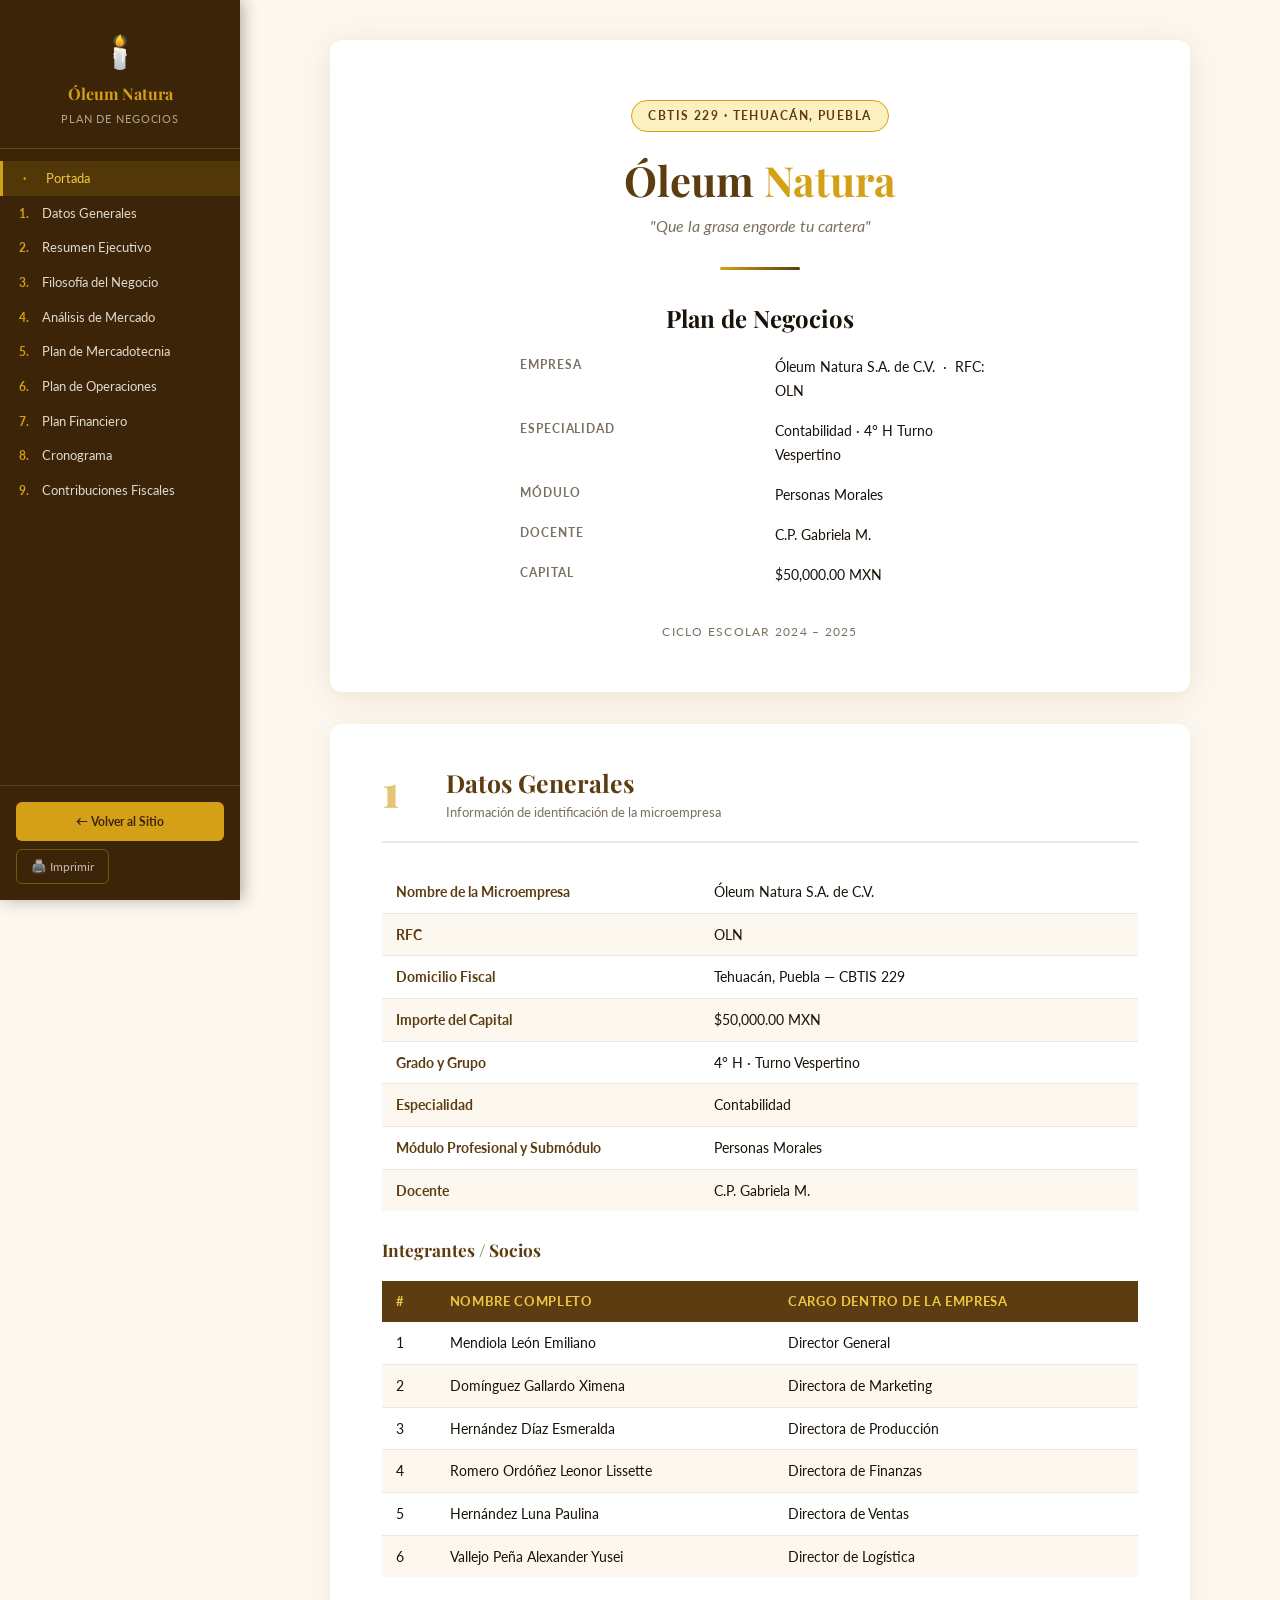
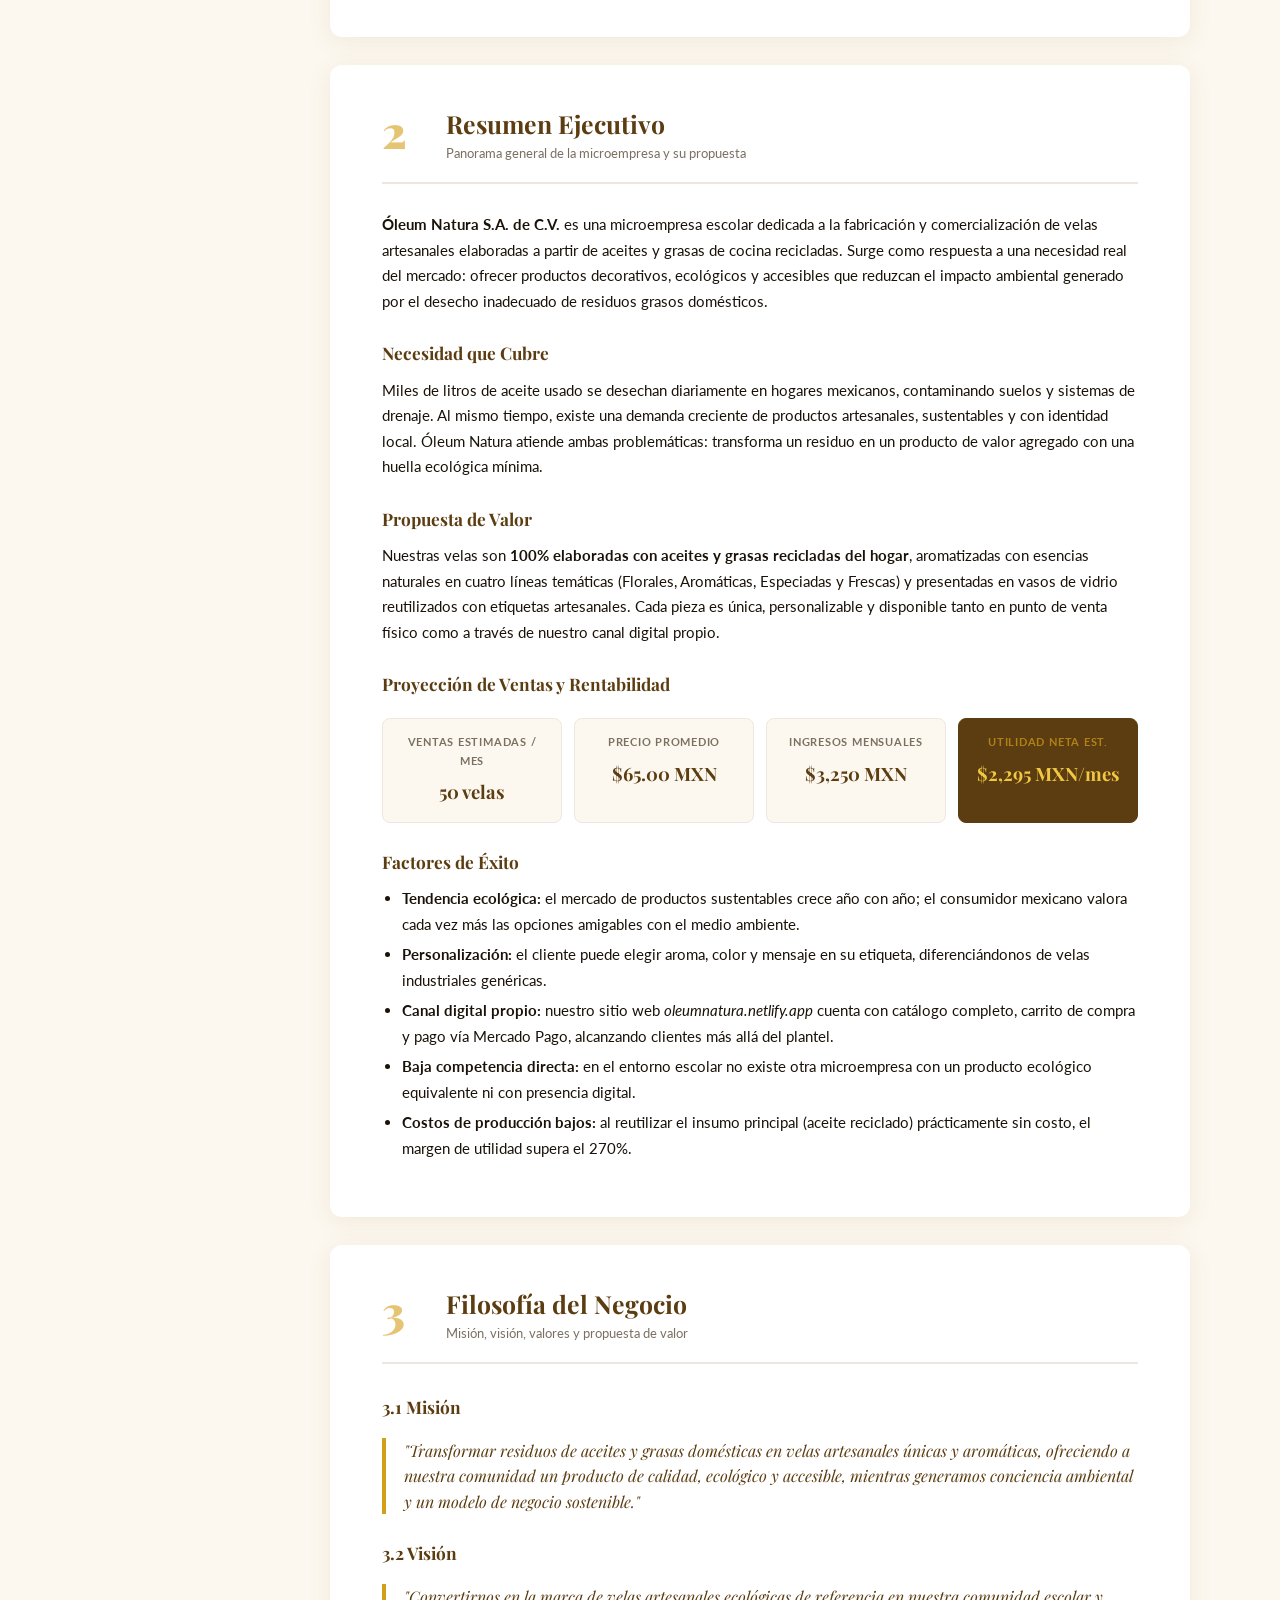
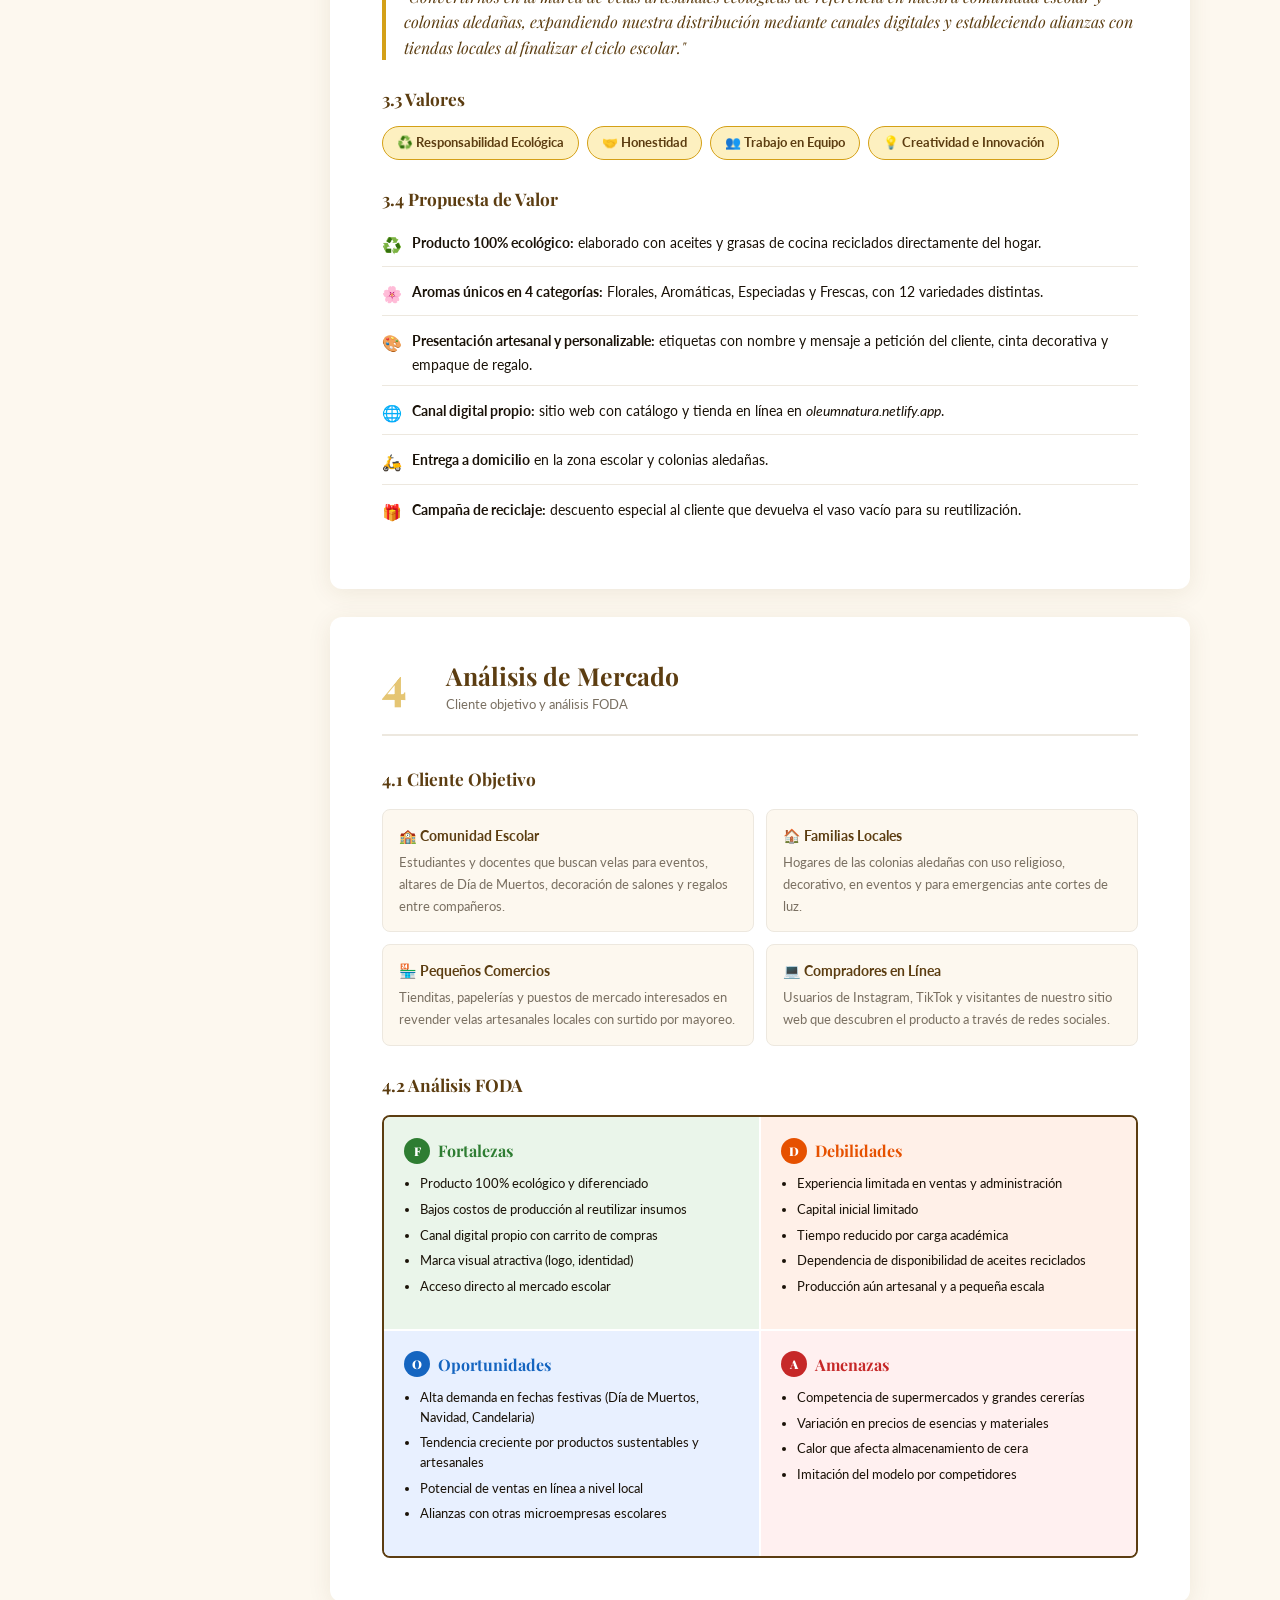
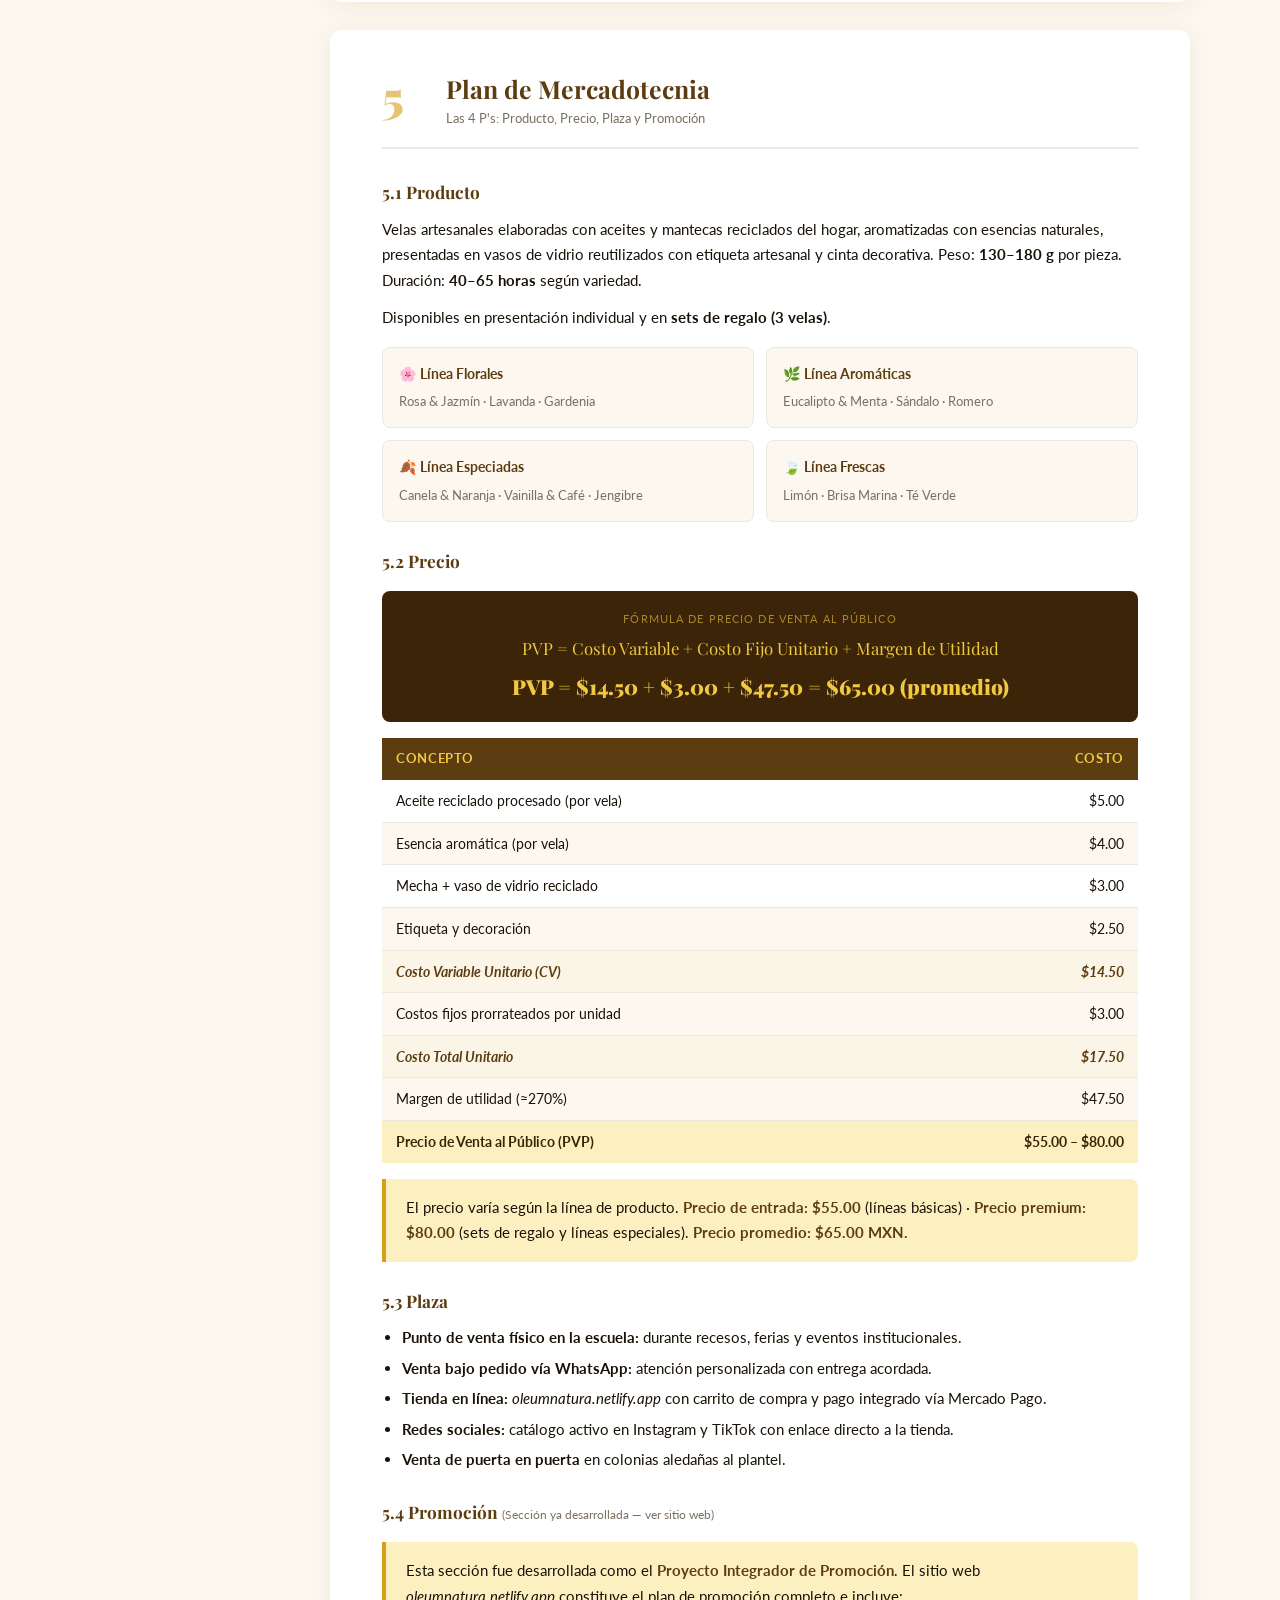
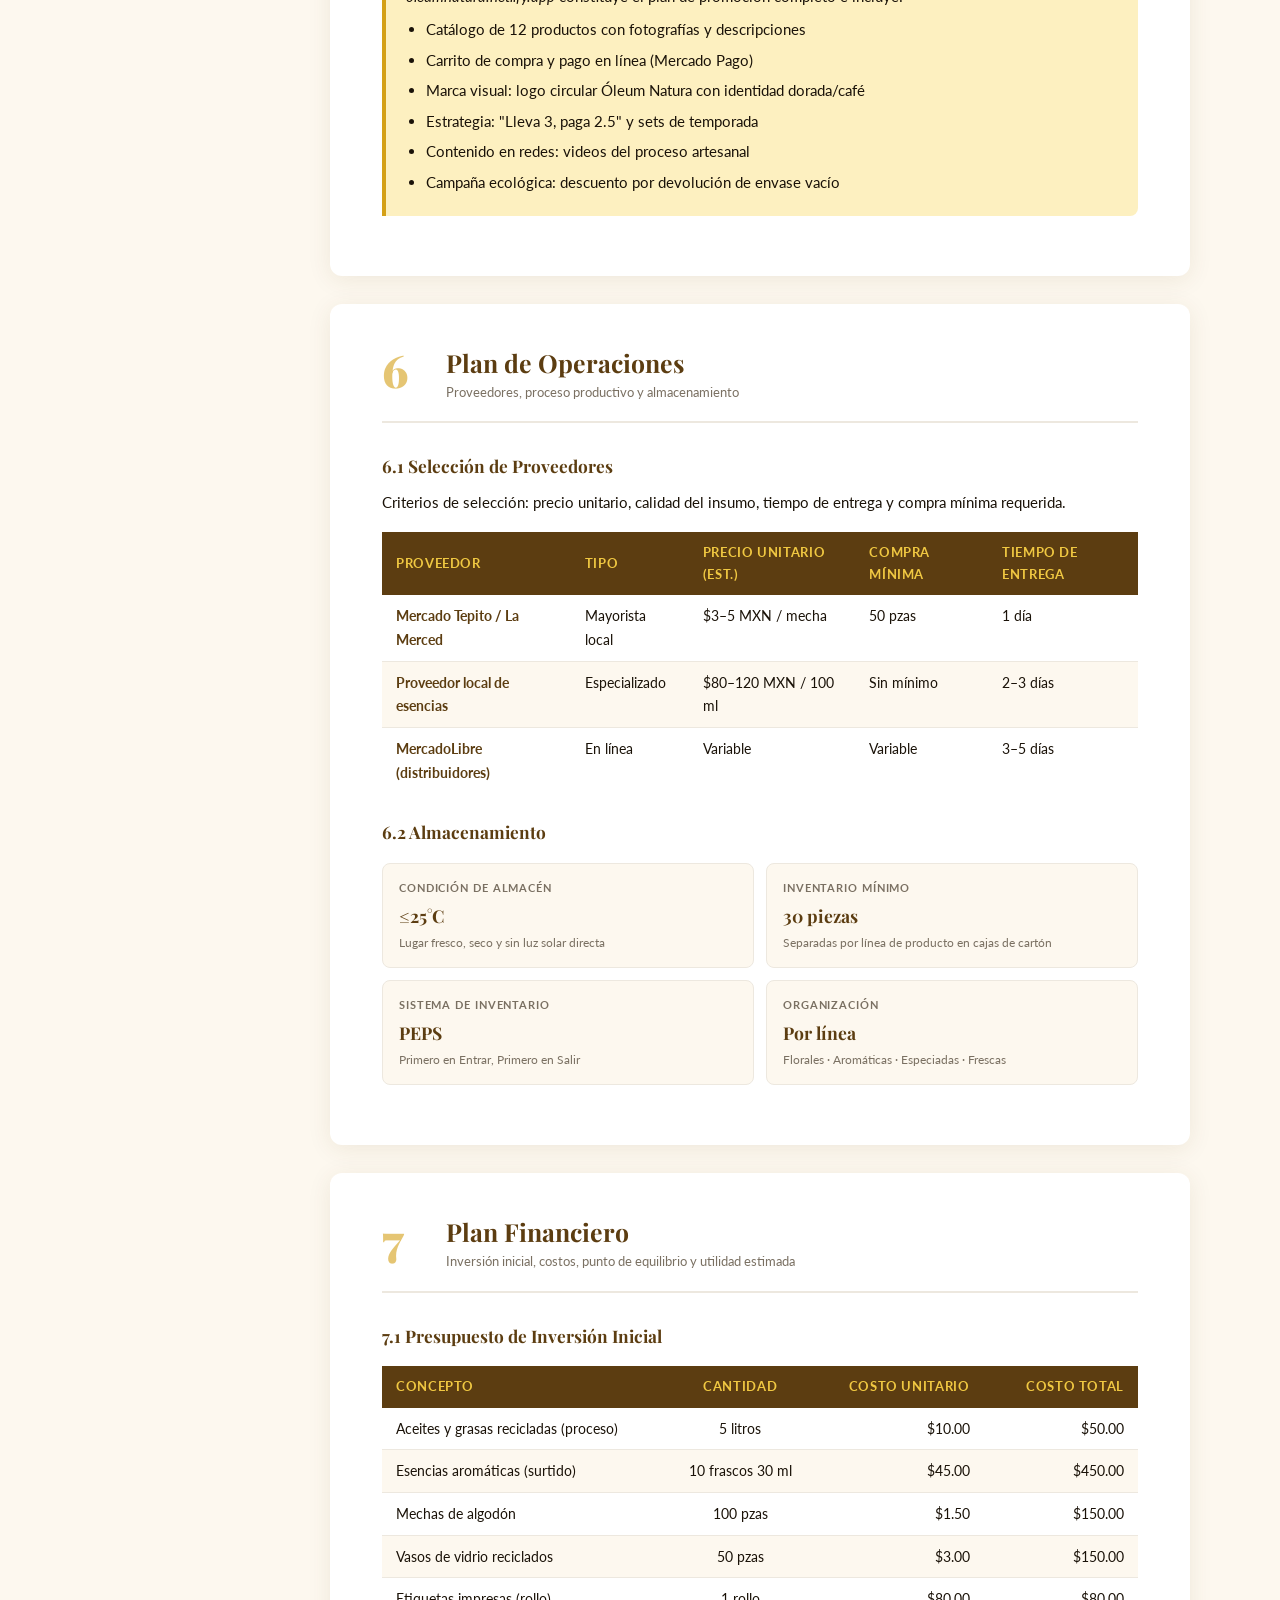
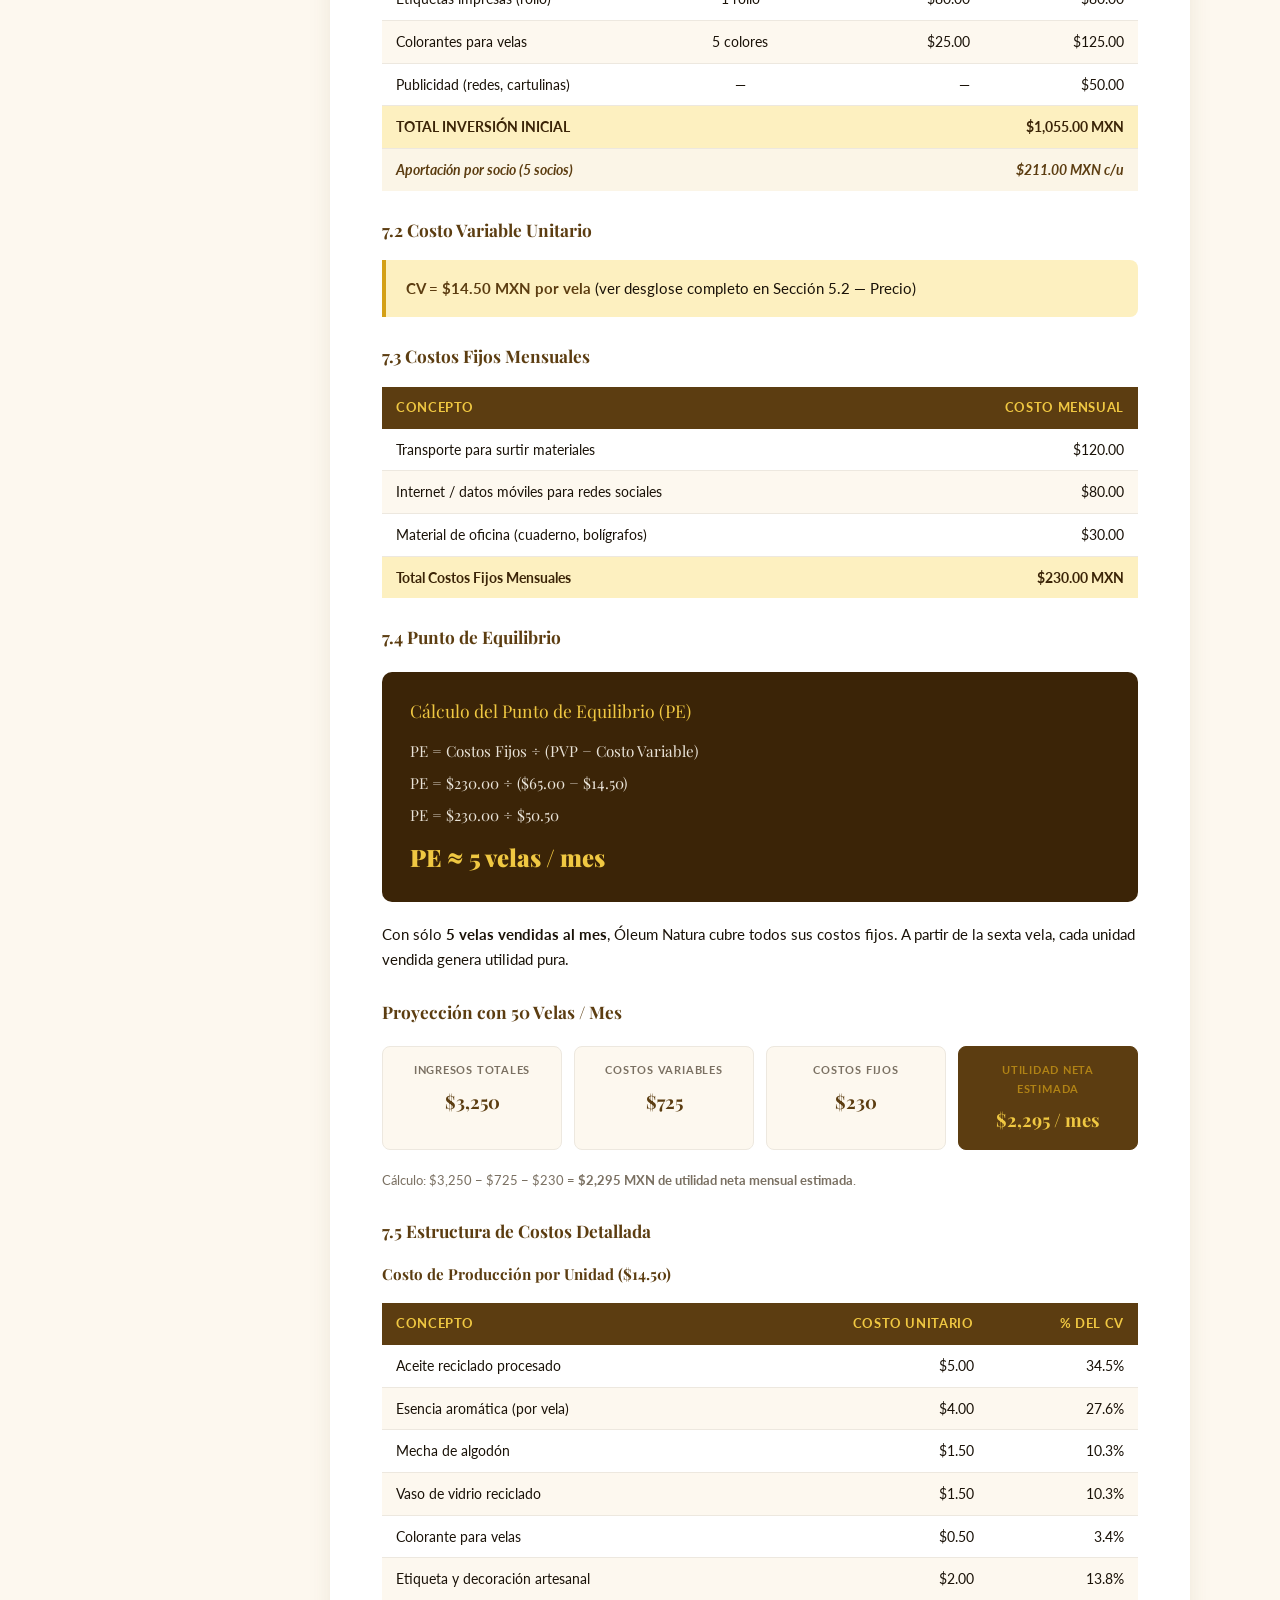
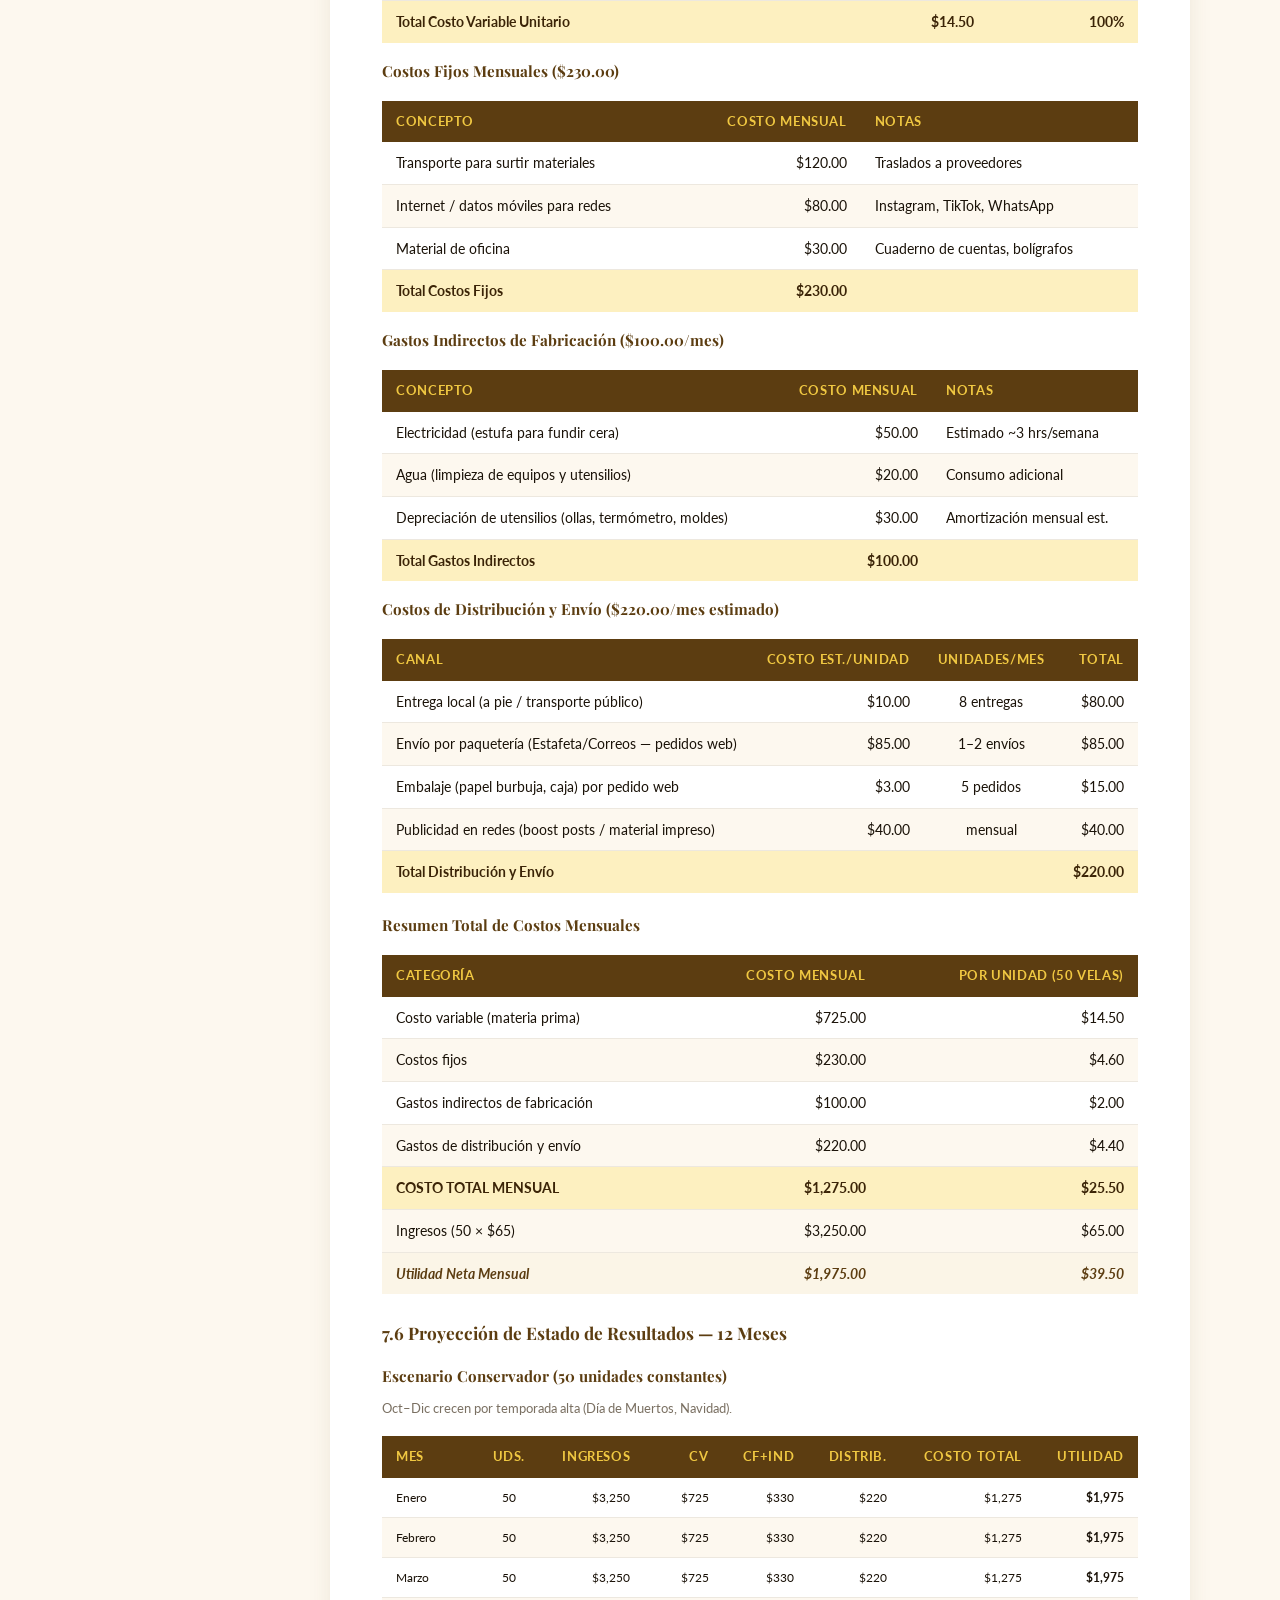
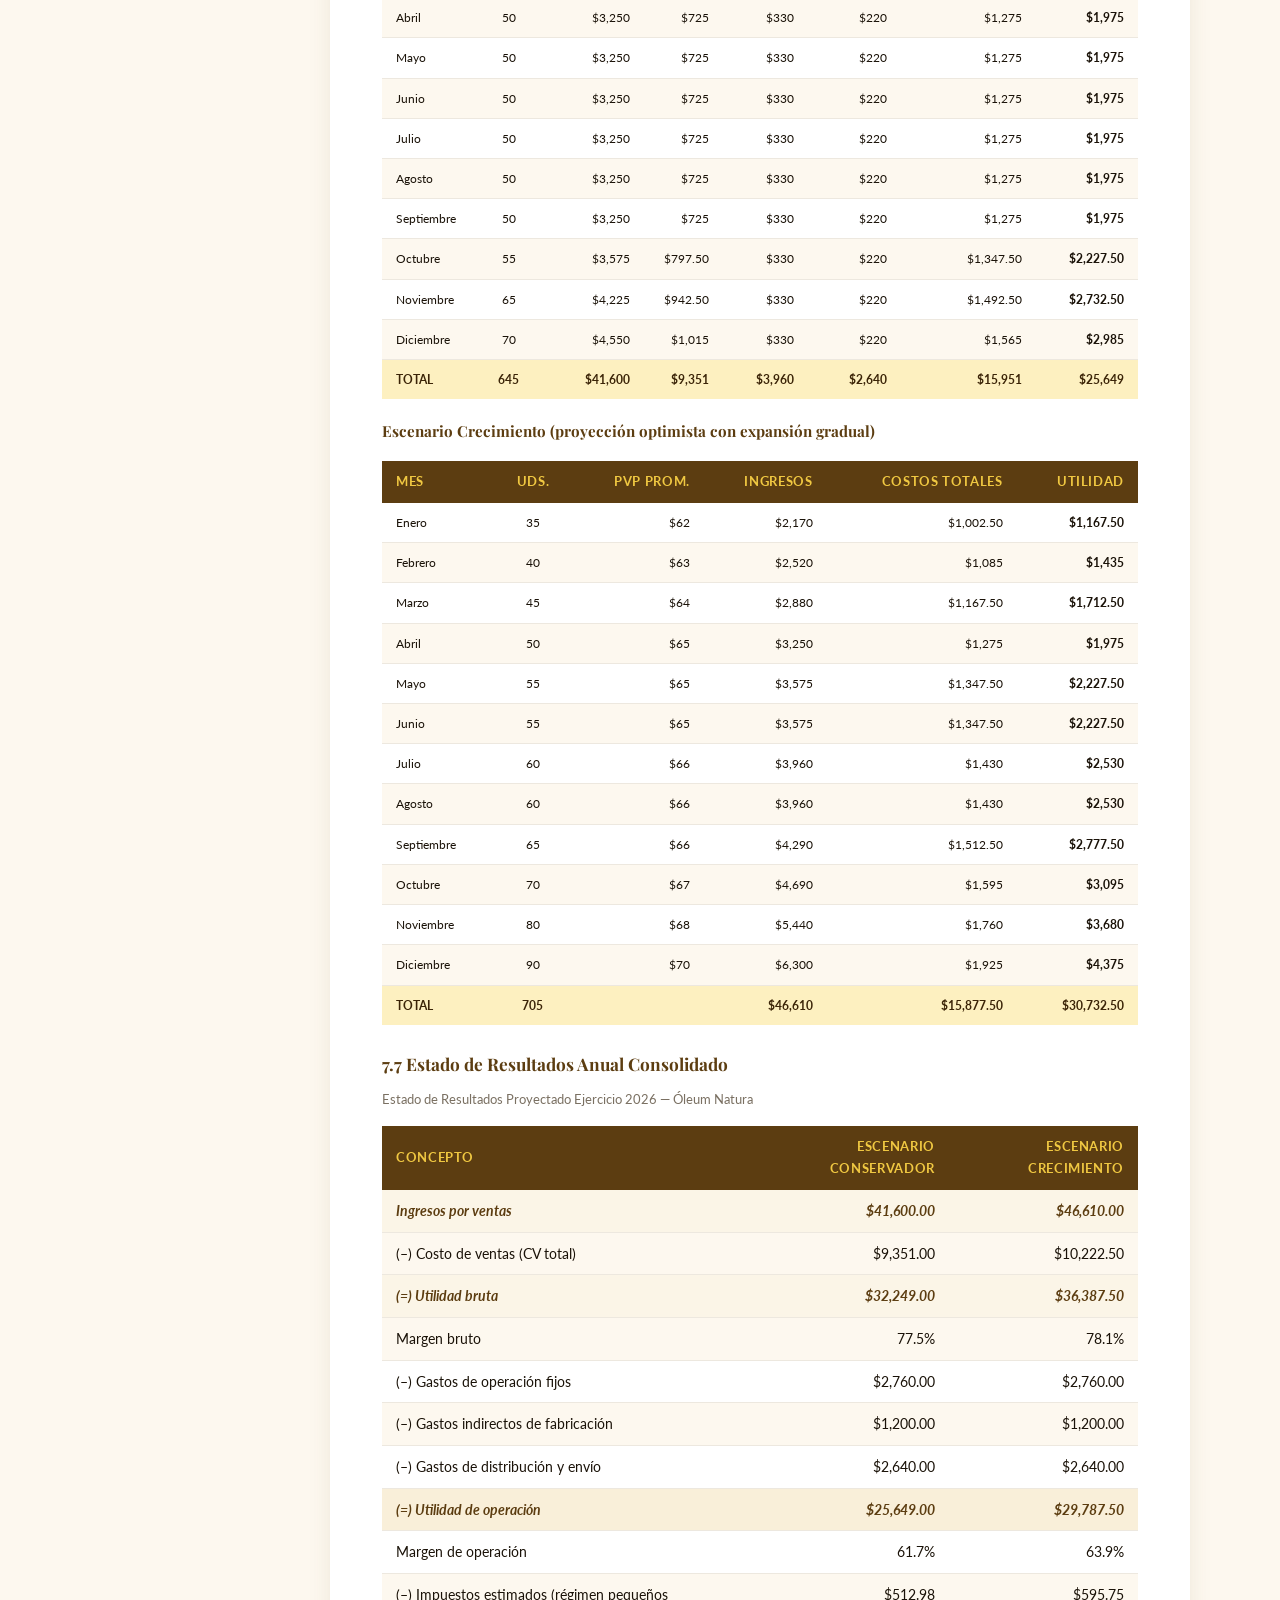
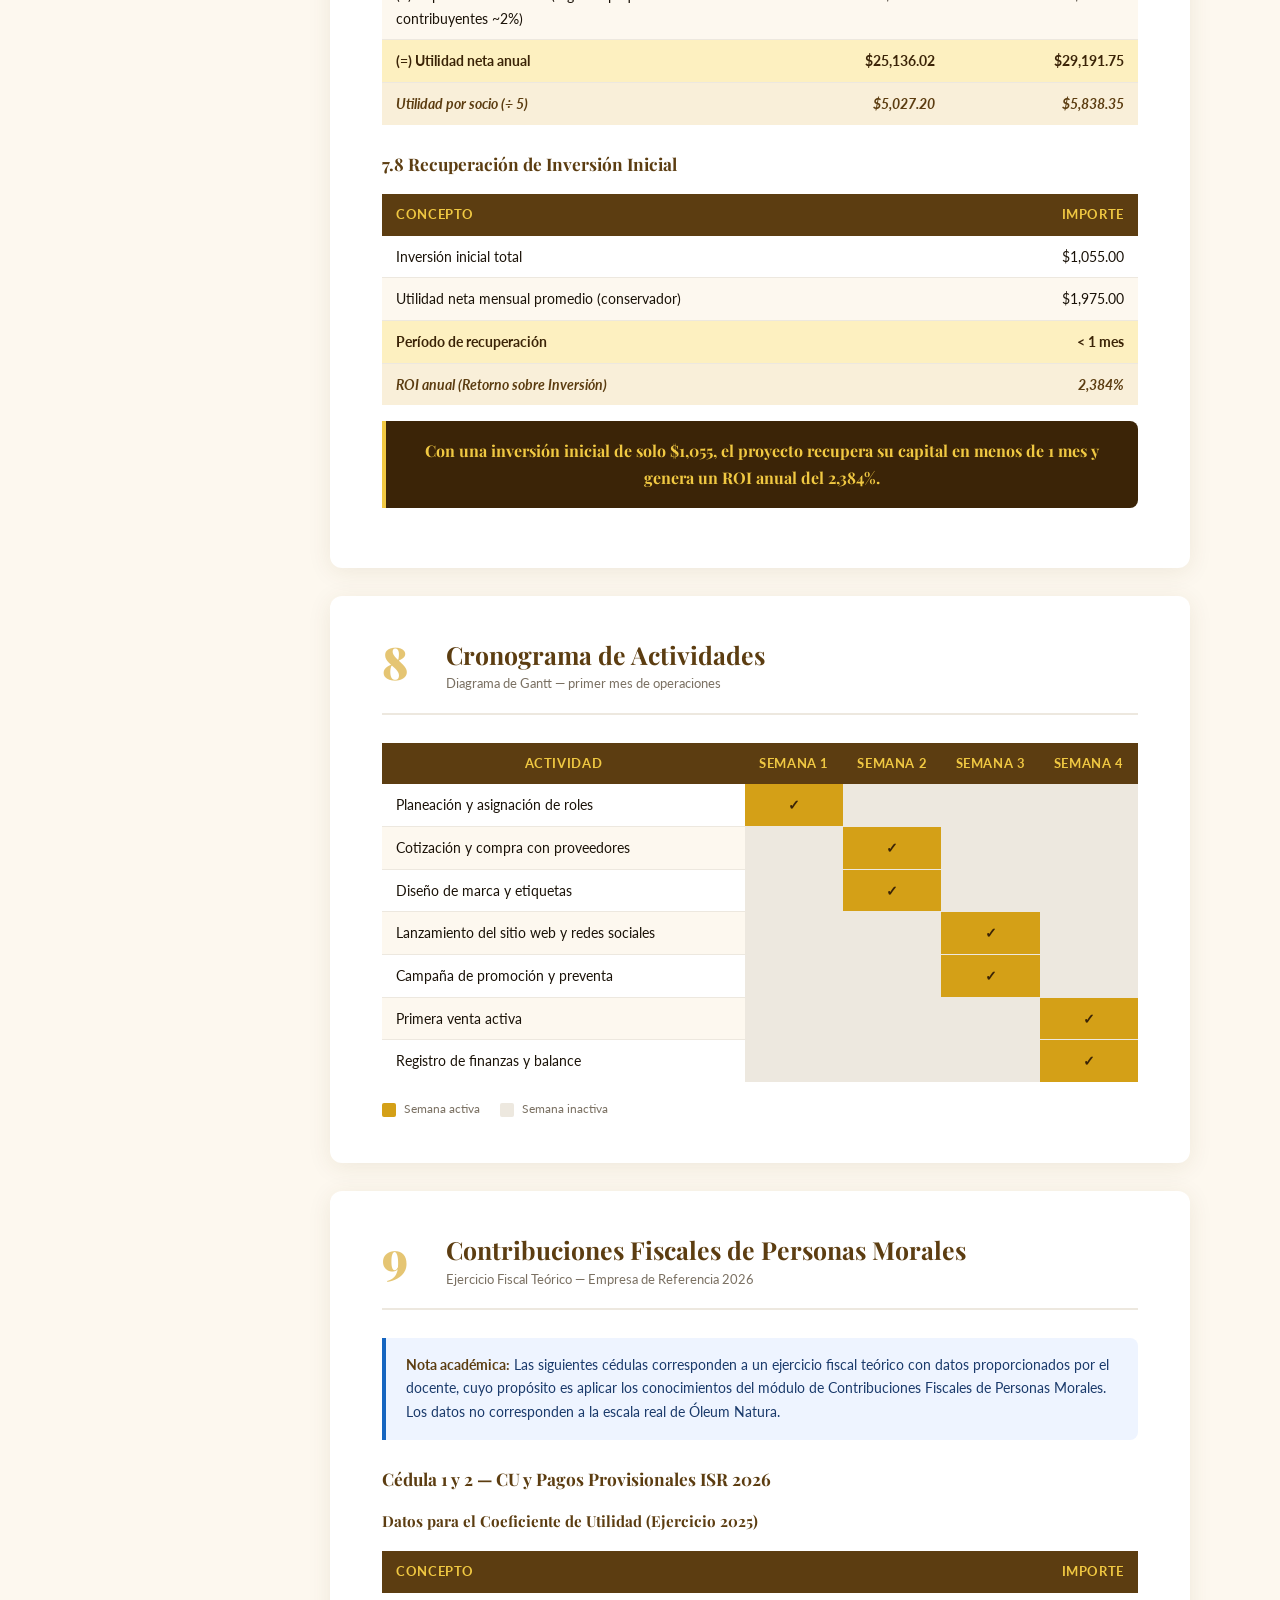
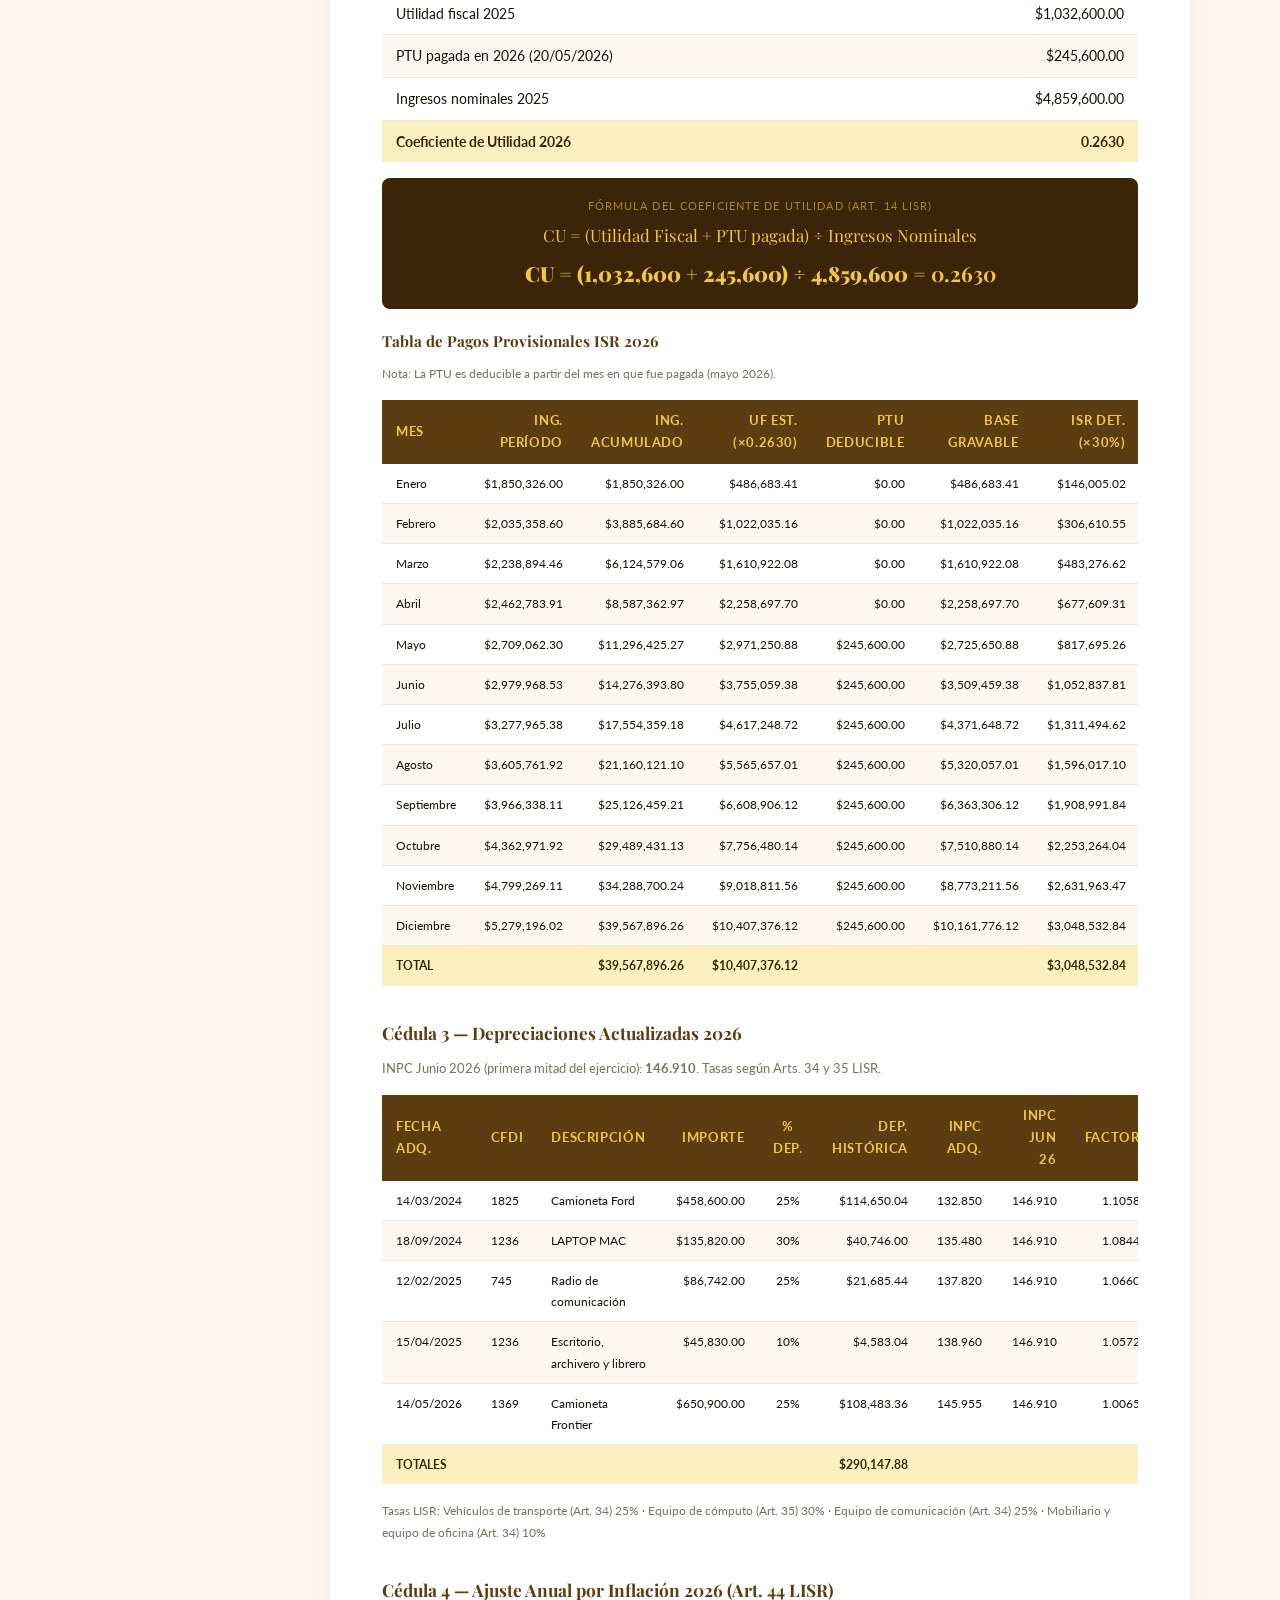
<file: plan-de-negocios-standalone.html>
<!DOCTYPE html>
<html lang="es">
<head>
  <meta charset="UTF-8" />
  <meta name="viewport" content="width=device-width, initial-scale=1.0" />
  <title>Plan de Negocios – Óleum Natura (Standalone)</title>
  <!-- Google Fonts cargadas en línea para acceso online; si no hay conexión se usarán las fuentes del sistema -->
  <link rel="preconnect" href="https://fonts.googleapis.com" />
  <link rel="preconnect" href="https://fonts.gstatic.com" crossorigin />
  <link href="https://fonts.googleapis.com/css2?family=Playfair+Display:ital,wght@0,400;0,700;0,900;1,400&family=Lato:wght@300;400;700&display=swap" rel="stylesheet" />
  <style>
    /* ===================== RESET & BASE ===================== */
    *, *::before, *::after { box-sizing: border-box; margin: 0; padding: 0; }

    :root {
      --gold:   #D4A017;
      --gold-light: #F0C842;
      --gold-pale: #FDF0C0;
      --brown:  #5C3D11;
      --brown-dark: #3B2407;
      --cream:  #FDF8EF;
      --dark:   #1A1208;
      --white:  #FFFFFF;
      --gray:   #7A7062;
      --gray-light: #EDE8DF;
      --sidebar-w: 240px;
      --content-max: 860px;
    }

    html { scroll-behavior: smooth; }

    body {
      font-family: 'Lato', 'Helvetica Neue', Helvetica, Arial, sans-serif;
      background: var(--cream);
      color: var(--dark);
      line-height: 1.7;
      font-size: 15px;
    }

    /* ===================== SIDEBAR NAV ===================== */
    .sidebar {
      position: fixed;
      top: 0;
      left: 0;
      width: var(--sidebar-w);
      height: 100vh;
      background: var(--brown-dark);
      color: var(--cream);
      overflow-y: auto;
      z-index: 100;
      display: flex;
      flex-direction: column;
      box-shadow: 3px 0 15px rgba(0,0,0,0.3);
    }

    .sidebar-header {
      padding: 24px 16px 20px;
      border-bottom: 1px solid rgba(212,160,23,0.3);
      text-align: center;
    }

    .sidebar-header .flame { font-size: 2rem; display: block; margin-bottom: 6px; }

    .sidebar-header h2 {
      font-family: 'Playfair Display', 'Times New Roman', Georgia, serif;
      font-size: 1rem;
      color: var(--gold);
      line-height: 1.3;
    }

    .sidebar-header p {
      font-size: 0.7rem;
      color: rgba(253,248,239,0.6);
      margin-top: 4px;
      text-transform: uppercase;
      letter-spacing: 0.08em;
    }

    .sidebar nav { padding: 12px 0; flex: 1; }

    .sidebar nav a {
      display: block;
      padding: 9px 16px;
      color: rgba(253,248,239,0.85);
      text-decoration: none;
      font-size: 0.8rem;
      transition: background 0.2s, color 0.2s, padding-left 0.2s;
      border-left: 3px solid transparent;
      line-height: 1.3;
    }

    .sidebar nav a:hover,
    .sidebar nav a.active {
      background: rgba(212,160,23,0.15);
      color: var(--gold-light);
      border-left-color: var(--gold);
      padding-left: 20px;
    }

    .sidebar nav a .num {
      display: inline-block;
      width: 20px;
      font-weight: 700;
      color: var(--gold);
      font-size: 0.75rem;
    }

    .sidebar-footer {
      padding: 16px;
      border-top: 1px solid rgba(212,160,23,0.2);
    }

    .btn-back {
      display: block;
      text-align: center;
      padding: 9px 14px;
      background: var(--gold);
      color: var(--brown-dark);
      border-radius: 6px;
      text-decoration: none;
      font-weight: 700;
      font-size: 0.78rem;
      transition: background 0.2s;
      margin-bottom: 8px;
    }

    .btn-back:hover { background: var(--gold-light); }

    .btn-print {
      display: block;
      text-align: center;
      padding: 9px 14px;
      background: transparent;
      color: rgba(253,248,239,0.7);
      border: 1px solid rgba(212,160,23,0.4);
      border-radius: 6px;
      font-size: 0.78rem;
      cursor: pointer;
      font-family: inherit;
      transition: background 0.2s, color 0.2s;
    }

    .btn-print:hover { background: rgba(212,160,23,0.15); color: var(--gold-light); }

    /* ===================== MAIN CONTENT ===================== */
    .main {
      margin-left: var(--sidebar-w);
      min-height: 100vh;
      padding: 40px 32px 80px;
    }

    .doc-wrapper {
      max-width: var(--content-max);
      margin: 0 auto;
    }

    /* ===================== COVER PAGE ===================== */
    .cover {
      background: var(--white);
      border-radius: 12px;
      box-shadow: 0 4px 30px rgba(92,61,17,0.12);
      padding: 60px 60px 50px;
      text-align: center;
      margin-bottom: 32px;
    }

    .cover-badge {
      display: inline-block;
      background: var(--gold-pale);
      color: var(--brown);
      font-size: 0.75rem;
      font-weight: 700;
      text-transform: uppercase;
      letter-spacing: 0.12em;
      padding: 5px 16px;
      border-radius: 20px;
      border: 1px solid var(--gold);
      margin-bottom: 24px;
    }

    .cover h1 {
      font-family: 'Playfair Display', 'Times New Roman', Georgia, serif;
      font-size: 2.6rem;
      color: var(--brown);
      line-height: 1.15;
      margin-bottom: 8px;
    }

    .cover h1 span { color: var(--gold); }

    .cover .slogan {
      font-style: italic;
      color: var(--gray);
      font-size: 1rem;
      margin-bottom: 28px;
    }

    .cover-divider {
      width: 80px;
      height: 3px;
      background: linear-gradient(90deg, var(--gold), var(--brown));
      margin: 0 auto 28px;
      border-radius: 2px;
    }

    .cover h2 {
      font-family: 'Playfair Display', 'Times New Roman', Georgia, serif;
      font-size: 1.5rem;
      color: var(--dark);
      margin-bottom: 16px;
    }

    .cover-meta {
      display: grid;
      grid-template-columns: 1fr 1fr;
      gap: 10px 30px;
      text-align: left;
      max-width: 480px;
      margin: 0 auto 28px;
    }

    .cover-meta dt {
      font-size: 0.72rem;
      text-transform: uppercase;
      letter-spacing: 0.08em;
      color: var(--gray);
      font-weight: 700;
    }

    .cover-meta dd {
      font-size: 0.88rem;
      color: var(--dark);
      margin-bottom: 6px;
    }

    .cover-meta dd.blank { border-bottom: 1px solid var(--gray); min-width: 120px; color: transparent; }

    .cover-year {
      font-size: 0.78rem;
      color: var(--gray);
      text-transform: uppercase;
      letter-spacing: 0.1em;
    }

    /* ===================== SECTION CARDS ===================== */
    .section-card {
      background: var(--white);
      border-radius: 12px;
      box-shadow: 0 4px 24px rgba(92,61,17,0.09);
      padding: 44px 52px;
      margin-bottom: 28px;
    }

    .section-header {
      display: flex;
      align-items: flex-start;
      gap: 16px;
      margin-bottom: 28px;
      padding-bottom: 18px;
      border-bottom: 2px solid var(--gray-light);
    }

    .section-num {
      font-family: 'Playfair Display', 'Times New Roman', Georgia, serif;
      font-size: 2.8rem;
      color: var(--gold);
      line-height: 1;
      font-weight: 900;
      min-width: 48px;
      opacity: 0.6;
    }

    .section-title-wrap { flex: 1; }

    .section-title-wrap h2 {
      font-family: 'Playfair Display', 'Times New Roman', Georgia, serif;
      font-size: 1.55rem;
      color: var(--brown);
      line-height: 1.2;
    }

    .section-title-wrap p {
      color: var(--gray);
      font-size: 0.82rem;
      margin-top: 3px;
    }

    /* ===================== TYPOGRAPHY ===================== */
    h3 {
      font-family: 'Playfair Display', 'Times New Roman', Georgia, serif;
      font-size: 1.08rem;
      color: var(--brown);
      margin: 24px 0 10px;
    }

    h3:first-child { margin-top: 0; }

    p { margin-bottom: 12px; }
    p:last-child { margin-bottom: 0; }

    ul, ol {
      padding-left: 20px;
      margin-bottom: 12px;
    }

    li { margin-bottom: 5px; }

    .blank-field {
      display: inline-block;
      border-bottom: 1.5px solid var(--brown);
      min-width: 180px;
      color: transparent;
      user-select: none;
    }

    .blank-sm { min-width: 100px; }
    .blank-lg { min-width: 280px; }

    /* ===================== TABLES ===================== */
    .table-wrap { overflow-x: auto; margin: 16px 0; }

    table {
      width: 100%;
      border-collapse: collapse;
      font-size: 0.87rem;
    }

    thead th {
      background: var(--brown);
      color: var(--gold-light);
      padding: 10px 14px;
      text-align: left;
      font-weight: 700;
      font-size: 0.8rem;
      text-transform: uppercase;
      letter-spacing: 0.05em;
    }

    tbody td {
      padding: 9px 14px;
      border-bottom: 1px solid var(--gray-light);
      vertical-align: top;
    }

    tbody tr:last-child td { border-bottom: none; }
    tbody tr:nth-child(even) { background: var(--cream); }

    .td-bold { font-weight: 700; color: var(--brown); }
    .td-total td { background: var(--gold-pale) !important; font-weight: 700; color: var(--brown-dark); }
    .td-subtotal td { background: rgba(212,160,23,0.1) !important; font-style: italic; color: var(--brown); }

    /* ===================== CÉDULAS FISCALES ===================== */
    .cedula-bloque { background:#fff; border:2px solid #333; border-radius:4px; padding:16px; margin-bottom:8px; }
    .cedula-header-empresa { font-size:0.82rem; color:#333; margin-bottom:4px; }
    .cedula-empresa-val { border-bottom:1px solid #333; min-width:180px; display:inline-block; }
    .cedula-titulo-form { font-size:0.88rem; font-weight:700; text-transform:uppercase; letter-spacing:0.05em; color:#1a1208; border-bottom:2px solid var(--gold); padding-bottom:4px; margin:6px 0 10px; }
    .cedula-tabla { width:100%; border-collapse:collapse; font-family:'Lato',sans-serif; }
    .cedula-tabla th, .cedula-tabla td { border:1px solid #bbb; padding:4px 6px; vertical-align:middle; }
    .cedula-fila-header th, .cedula-fila-header td { background:#2c2c2c; color:#fff; font-weight:700; text-align:center; font-size:0.72rem; }
    .cedula-concepto { text-align:left; font-size:0.78rem; background:#f9f6f0; }
    .cedula-num { text-align:right; font-variant-numeric:tabular-nums; white-space:nowrap; font-size:0.76rem; }
    .cedula-fila-subtotal td { background:rgba(212,160,23,0.18) !important; border-top:2px solid var(--gold); }
    .cedula-fila-total td { background:var(--gold) !important; color:#1a1208 !important; font-weight:700; border-top:2px solid var(--brown); }
    .cedula-fila-cu td { background:#f0f0f0 !important; font-style:italic; }

    /* ===================== FODA ===================== */
    .foda-grid {
      display: grid;
      grid-template-columns: 1fr 1fr;
      gap: 2px;
      border: 2px solid var(--brown);
      border-radius: 8px;
      overflow: hidden;
      margin-top: 16px;
    }

    .foda-cell {
      padding: 20px;
      min-height: 200px;
    }

    .foda-f { background: #EAF5EA; }
    .foda-d { background: #FFF0E8; }
    .foda-o { background: #E8F0FF; }
    .foda-a { background: #FFF0F0; }

    .foda-label {
      font-family: 'Playfair Display', 'Times New Roman', Georgia, serif;
      font-size: 1rem;
      font-weight: 700;
      margin-bottom: 10px;
      display: flex;
      align-items: center;
      gap: 8px;
    }

    .foda-f .foda-label { color: #2E7D32; }
    .foda-d .foda-label { color: #E65100; }
    .foda-o .foda-label { color: #1565C0; }
    .foda-a .foda-label { color: #C62828; }

    .foda-icon {
      width: 26px;
      height: 26px;
      border-radius: 50%;
      display: flex;
      align-items: center;
      justify-content: center;
      font-size: 0.75rem;
      font-weight: 900;
      color: white;
      flex-shrink: 0;
    }

    .foda-f .foda-icon { background: #2E7D32; }
    .foda-d .foda-icon { background: #E65100; }
    .foda-o .foda-icon { background: #1565C0; }
    .foda-a .foda-icon { background: #C62828; }

    .foda-cell ul {
      padding-left: 16px;
      font-size: 0.82rem;
      line-height: 1.5;
    }

    .foda-cell li { margin-bottom: 6px; }

    /* ===================== FORMULA BOX ===================== */
    .formula-box {
      background: var(--brown-dark);
      color: var(--gold-light);
      border-radius: 8px;
      padding: 18px 24px;
      margin: 16px 0;
      font-family: 'Playfair Display', 'Times New Roman', Georgia, serif;
      font-size: 1.05rem;
      text-align: center;
    }

    .formula-box .formula-label {
      font-size: 0.7rem;
      text-transform: uppercase;
      letter-spacing: 0.1em;
      color: rgba(240,200,66,0.6);
      font-family: 'Lato', 'Helvetica Neue', Helvetica, Arial, sans-serif;
      margin-bottom: 6px;
    }

    .formula-box .result {
      font-size: 1.3rem;
      color: var(--gold-light);
      font-weight: 900;
      margin-top: 6px;
    }

    /* ===================== HIGHLIGHT BOX ===================== */
    .highlight-box {
      background: var(--gold-pale);
      border-left: 4px solid var(--gold);
      border-radius: 0 8px 8px 0;
      padding: 16px 20px;
      margin: 16px 0;
    }

    .highlight-box p { margin: 0; }
    .highlight-box strong { color: var(--brown); }

    /* ===================== INFO GRID ===================== */
    .info-grid {
      display: grid;
      grid-template-columns: 1fr 1fr;
      gap: 12px;
      margin: 16px 0;
    }

    .info-card {
      background: var(--cream);
      border: 1px solid var(--gray-light);
      border-radius: 8px;
      padding: 14px 16px;
    }

    .info-card .ic-label {
      font-size: 0.7rem;
      text-transform: uppercase;
      letter-spacing: 0.08em;
      color: var(--gray);
      font-weight: 700;
      margin-bottom: 4px;
    }

    .info-card .ic-value {
      font-size: 1.1rem;
      font-weight: 700;
      color: var(--brown);
      font-family: 'Playfair Display', 'Times New Roman', Georgia, serif;
    }

    .info-card .ic-sub {
      font-size: 0.75rem;
      color: var(--gray);
      margin-top: 2px;
    }

    /* ===================== GANTT ===================== */
    .gantt-table thead th { text-align: center; }
    .gantt-table td { text-align: center; }
    .gantt-table td:first-child { text-align: left; }
    .gantt-active { background: var(--gold) !important; }
    .gantt-active::after { content: '✓'; font-weight: 700; color: var(--brown-dark); }
    .gantt-inactive { background: var(--gray-light); color: transparent; font-size: 0.1px; }

    /* ===================== PENDING CARD ===================== */
    .pending-card {
      background: linear-gradient(135deg, #FFF8E1, #FFF3CD);
      border: 2px dashed var(--gold);
      border-radius: 12px;
      padding: 40px;
      text-align: center;
    }

    .pending-icon { font-size: 3rem; margin-bottom: 16px; }

    .pending-card h3 {
      font-family: 'Playfair Display', 'Times New Roman', Georgia, serif;
      font-size: 1.3rem;
      color: var(--brown);
      margin-bottom: 10px;
    }

    .pending-card p {
      color: var(--gray);
      max-width: 400px;
      margin: 0 auto;
      font-size: 0.92rem;
    }

    .pending-tag {
      display: inline-block;
      background: var(--gold);
      color: var(--brown-dark);
      font-size: 0.7rem;
      font-weight: 700;
      text-transform: uppercase;
      letter-spacing: 0.1em;
      padding: 4px 12px;
      border-radius: 12px;
      margin-top: 16px;
    }

    /* ===================== PRODUCT LINES ===================== */
    .product-lines {
      display: grid;
      grid-template-columns: 1fr 1fr;
      gap: 12px;
      margin: 16px 0;
    }

    .product-line {
      border: 1px solid var(--gray-light);
      border-radius: 8px;
      padding: 14px 16px;
      background: var(--cream);
    }

    .pl-title {
      font-weight: 700;
      color: var(--brown);
      font-size: 0.88rem;
      margin-bottom: 6px;
    }

    .pl-items {
      font-size: 0.8rem;
      color: var(--gray);
    }

    /* ===================== FINANCIAL SUMMARY ===================== */
    .fin-summary {
      display: grid;
      grid-template-columns: repeat(4, 1fr);
      gap: 12px;
      margin: 20px 0;
    }

    .fin-card {
      background: var(--cream);
      border: 1px solid var(--gray-light);
      border-radius: 8px;
      padding: 14px;
      text-align: center;
    }

    .fin-card.highlight {
      background: var(--brown);
      border-color: var(--brown);
    }

    .fin-card.highlight .fc-label { color: rgba(212,160,23,0.7); }
    .fin-card.highlight .fc-value { color: var(--gold-light); }

    .fc-label {
      font-size: 0.68rem;
      text-transform: uppercase;
      letter-spacing: 0.07em;
      color: var(--gray);
      font-weight: 700;
      margin-bottom: 6px;
    }

    .fc-value {
      font-family: 'Playfair Display', 'Times New Roman', Georgia, serif;
      font-size: 1.15rem;
      font-weight: 700;
      color: var(--brown);
    }

    /* ===================== MISC ===================== */
    .section-card blockquote {
      border-left: 4px solid var(--gold);
      padding-left: 18px;
      margin: 16px 0;
      font-style: italic;
      color: var(--brown);
      font-family: 'Playfair Display', 'Times New Roman', Georgia, serif;
      font-size: 1rem;
      line-height: 1.6;
    }

    .value-tags {
      display: flex;
      flex-wrap: wrap;
      gap: 8px;
      margin: 12px 0;
    }

    .value-tag {
      background: var(--gold-pale);
      border: 1px solid var(--gold);
      color: var(--brown);
      padding: 5px 14px;
      border-radius: 20px;
      font-size: 0.8rem;
      font-weight: 700;
    }

    .vp-list {
      list-style: none;
      padding: 0;
    }

    .vp-list li {
      display: flex;
      gap: 10px;
      padding: 8px 0;
      border-bottom: 1px solid var(--gray-light);
      font-size: 0.88rem;
    }

    .vp-list li:last-child { border-bottom: none; }

    .vp-icon {
      color: var(--gold);
      font-size: 1rem;
      flex-shrink: 0;
      width: 20px;
    }

    .cliente-grid {
      display: grid;
      grid-template-columns: 1fr 1fr;
      gap: 12px;
      margin: 16px 0;
    }

    .cliente-card {
      background: var(--cream);
      border: 1px solid var(--gray-light);
      border-radius: 8px;
      padding: 14px 16px;
    }

    .cc-title {
      font-weight: 700;
      color: var(--brown);
      font-size: 0.88rem;
      margin-bottom: 4px;
    }

    .cc-desc {
      font-size: 0.8rem;
      color: var(--gray);
    }

    .pe-box {
      background: var(--brown-dark);
      color: var(--cream);
      border-radius: 10px;
      padding: 24px 28px;
      margin: 20px 0;
    }

    .pe-box .pe-title {
      font-family: 'Playfair Display', 'Times New Roman', Georgia, serif;
      font-size: 1.1rem;
      color: var(--gold-light);
      margin-bottom: 14px;
    }

    .pe-formula {
      font-family: 'Playfair Display', 'Times New Roman', Georgia, serif;
      font-size: 0.95rem;
      color: rgba(253,248,239,0.9);
      margin-bottom: 6px;
    }

    .pe-result {
      font-family: 'Playfair Display', 'Times New Roman', Georgia, serif;
      font-size: 1.5rem;
      color: var(--gold-light);
      font-weight: 900;
      margin-top: 8px;
    }

    /* ===================== PRINT ===================== */
    @media print {
      .sidebar { display: none !important; }
      .main { margin-left: 0 !important; padding: 0 !important; }
      .doc-wrapper { max-width: 100% !important; }
      .section-card, .cover { box-shadow: none !important; border: 1px solid #ddd; break-inside: avoid; }
      .btn-back, .btn-print { display: none !important; }
      body { font-size: 12px; background: white; }
      .foda-grid { break-inside: avoid; }
    }

    /* ===================== RESPONSIVE ===================== */
    @media (max-width: 768px) {
      :root { --sidebar-w: 0px; }
      .sidebar { display: none; }
      .main { margin-left: 0; padding: 20px 16px 60px; }
      .section-card { padding: 28px 20px; }
      .cover { padding: 36px 24px 32px; }
      .cover-meta { grid-template-columns: 1fr; }
      .foda-grid { grid-template-columns: 1fr; }
      .info-grid, .product-lines, .cliente-grid { grid-template-columns: 1fr; }
      .fin-summary { grid-template-columns: 1fr 1fr; }
    }
  </style>
</head>
<body>

<!-- ============================================================ SIDEBAR -->
<aside class="sidebar" id="sidebar">
  <div class="sidebar-header">
    <span class="flame">🕯️</span>
    <h2>Óleum Natura</h2>
    <p>Plan de Negocios</p>
  </div>
  <nav>
    <a href="#portada"><span class="num">·</span> Portada</a>
    <a href="#sec1"><span class="num">1.</span> Datos Generales</a>
    <a href="#sec2"><span class="num">2.</span> Resumen Ejecutivo</a>
    <a href="#sec3"><span class="num">3.</span> Filosofía del Negocio</a>
    <a href="#sec4"><span class="num">4.</span> Análisis de Mercado</a>
    <a href="#sec5"><span class="num">5.</span> Plan de Mercadotecnia</a>
    <a href="#sec6"><span class="num">6.</span> Plan de Operaciones</a>
    <a href="#sec7"><span class="num">7.</span> Plan Financiero</a>
    <a href="#sec8"><span class="num">8.</span> Cronograma</a>
    <a href="#sec9"><span class="num">9.</span> Contribuciones Fiscales</a>
  </nav>
  <div class="sidebar-footer">
    <a href="index.html" class="btn-back">← Volver al Sitio</a>
    <button class="btn-print" onclick="window.print()">🖨️ Imprimir</button>
  </div>
</aside>

<!-- ============================================================ MAIN -->
<main class="main">
  <div class="doc-wrapper">

    <!-- PORTADA -->
    <section class="cover" id="portada">
      <div class="cover-badge">CBTIS 229 · Tehuacán, Puebla</div>
      <h1>Óleum <span>Natura</span></h1>
      <p class="slogan">"Que la grasa engorde tu cartera"</p>
      <div class="cover-divider"></div>
      <h2>Plan de Negocios</h2>
      <dl class="cover-meta">
        <dt>Empresa</dt>
        <dd>Óleum Natura S.A. de C.V. &nbsp;·&nbsp; RFC: OLN</dd>
        <dt>Especialidad</dt>
        <dd>Contabilidad · 4° H Turno Vespertino</dd>
        <dt>Módulo</dt>
        <dd>Personas Morales</dd>
        <dt>Docente</dt>
        <dd>C.P. Gabriela M.</dd>
        <dt>Capital</dt>
        <dd>$50,000.00 MXN</dd>
      </dl>
      <p class="cover-year">Ciclo Escolar 2024 – 2025</p>
    </section>

    <!-- ============================================================ SECCIÓN 1 -->
    <section class="section-card" id="sec1">
      <div class="section-header">
        <div class="section-num">1</div>
        <div class="section-title-wrap">
          <h2>Datos Generales</h2>
          <p>Información de identificación de la microempresa</p>
        </div>
      </div>

      <div class="table-wrap">
        <table>
          <tbody>
            <tr>
              <td class="td-bold" style="width:42%">Nombre de la Microempresa</td>
              <td>Óleum Natura S.A. de C.V.</td>
            </tr>
            <tr>
              <td class="td-bold">RFC</td>
              <td>OLN</td>
            </tr>
            <tr>
              <td class="td-bold">Domicilio Fiscal</td>
              <td>Tehuacán, Puebla — CBTIS 229</td>
            </tr>
            <tr>
              <td class="td-bold">Importe del Capital</td>
              <td>$50,000.00 MXN</td>
            </tr>
            <tr>
              <td class="td-bold">Grado y Grupo</td>
              <td>4° H · Turno Vespertino</td>
            </tr>
            <tr>
              <td class="td-bold">Especialidad</td>
              <td>Contabilidad</td>
            </tr>
            <tr>
              <td class="td-bold">Módulo Profesional y Submódulo</td>
              <td>Personas Morales</td>
            </tr>
            <tr>
              <td class="td-bold">Docente</td>
              <td>C.P. Gabriela M.</td>
            </tr>
          </tbody>
        </table>
      </div>

      <h3>Integrantes / Socios</h3>
      <div class="table-wrap">
        <table>
          <thead>
            <tr>
              <th>#</th>
              <th>Nombre Completo</th>
              <th>Cargo dentro de la Empresa</th>
            </tr>
          </thead>
          <tbody>
            <tr><td>1</td><td>Mendiola León Emiliano</td><td>Director General</td></tr>
            <tr><td>2</td><td>Domínguez Gallardo Ximena</td><td>Directora de Marketing</td></tr>
            <tr><td>3</td><td>Hernández Díaz Esmeralda</td><td>Directora de Producción</td></tr>
            <tr><td>4</td><td>Romero Ordóñez Leonor Lissette</td><td>Directora de Finanzas</td></tr>
            <tr><td>5</td><td>Hernández Luna Paulina</td><td>Directora de Ventas</td></tr>
            <tr><td>6</td><td>Vallejo Peña Alexander Yusei</td><td>Director de Logística</td></tr>
          </tbody>
        </table>
      </div>
    </section>

    <!-- ============================================================ SECCIÓN 2 -->
    <section class="section-card" id="sec2">
      <div class="section-header">
        <div class="section-num">2</div>
        <div class="section-title-wrap">
          <h2>Resumen Ejecutivo</h2>
          <p>Panorama general de la microempresa y su propuesta</p>
        </div>
      </div>

      <p>
        <strong>Óleum Natura S.A. de C.V.</strong> es una microempresa escolar dedicada a la fabricación y comercialización de velas artesanales elaboradas a partir de aceites y grasas de cocina recicladas. Surge como respuesta a una necesidad real del mercado: ofrecer productos decorativos, ecológicos y accesibles que reduzcan el impacto ambiental generado por el desecho inadecuado de residuos grasos domésticos.
      </p>

      <h3>Necesidad que Cubre</h3>
      <p>
        Miles de litros de aceite usado se desechan diariamente en hogares mexicanos, contaminando suelos y sistemas de drenaje. Al mismo tiempo, existe una demanda creciente de productos artesanales, sustentables y con identidad local. Óleum Natura atiende ambas problemáticas: transforma un residuo en un producto de valor agregado con una huella ecológica mínima.
      </p>

      <h3>Propuesta de Valor</h3>
      <p>
        Nuestras velas son <strong>100% elaboradas con aceites y grasas recicladas del hogar</strong>, aromatizadas con esencias naturales en cuatro líneas temáticas (Florales, Aromáticas, Especiadas y Frescas) y presentadas en vasos de vidrio reutilizados con etiquetas artesanales. Cada pieza es única, personalizable y disponible tanto en punto de venta físico como a través de nuestro canal digital propio.
      </p>

      <h3>Proyección de Ventas y Rentabilidad</h3>
      <div class="fin-summary">
        <div class="fin-card">
          <div class="fc-label">Ventas estimadas / mes</div>
          <div class="fc-value">50 velas</div>
        </div>
        <div class="fin-card">
          <div class="fc-label">Precio promedio</div>
          <div class="fc-value">$65.00 MXN</div>
        </div>
        <div class="fin-card">
          <div class="fc-label">Ingresos mensuales</div>
          <div class="fc-value">$3,250 MXN</div>
        </div>
        <div class="fin-card highlight">
          <div class="fc-label">Utilidad neta est.</div>
          <div class="fc-value">$2,295 MXN/mes</div>
        </div>
      </div>

      <h3>Factores de Éxito</h3>
      <ul>
        <li><strong>Tendencia ecológica:</strong> el mercado de productos sustentables crece año con año; el consumidor mexicano valora cada vez más las opciones amigables con el medio ambiente.</li>
        <li><strong>Personalización:</strong> el cliente puede elegir aroma, color y mensaje en su etiqueta, diferenciándonos de velas industriales genéricas.</li>
        <li><strong>Canal digital propio:</strong> nuestro sitio web <em>oleumnatura.netlify.app</em> cuenta con catálogo completo, carrito de compra y pago vía Mercado Pago, alcanzando clientes más allá del plantel.</li>
        <li><strong>Baja competencia directa:</strong> en el entorno escolar no existe otra microempresa con un producto ecológico equivalente ni con presencia digital.</li>
        <li><strong>Costos de producción bajos:</strong> al reutilizar el insumo principal (aceite reciclado) prácticamente sin costo, el margen de utilidad supera el 270%.</li>
      </ul>
    </section>

    <!-- ============================================================ SECCIÓN 3 -->
    <section class="section-card" id="sec3">
      <div class="section-header">
        <div class="section-num">3</div>
        <div class="section-title-wrap">
          <h2>Filosofía del Negocio</h2>
          <p>Misión, visión, valores y propuesta de valor</p>
        </div>
      </div>

      <h3>3.1 Misión</h3>
      <blockquote>
        "Transformar residuos de aceites y grasas domésticas en velas artesanales únicas y aromáticas, ofreciendo a nuestra comunidad un producto de calidad, ecológico y accesible, mientras generamos conciencia ambiental y un modelo de negocio sostenible."
      </blockquote>

      <h3>3.2 Visión</h3>
      <blockquote>
        "Convertirnos en la marca de velas artesanales ecológicas de referencia en nuestra comunidad escolar y colonias aledañas, expandiendo nuestra distribución mediante canales digitales y estableciendo alianzas con tiendas locales al finalizar el ciclo escolar."
      </blockquote>

      <h3>3.3 Valores</h3>
      <div class="value-tags">
        <span class="value-tag">♻️ Responsabilidad Ecológica</span>
        <span class="value-tag">🤝 Honestidad</span>
        <span class="value-tag">👥 Trabajo en Equipo</span>
        <span class="value-tag">💡 Creatividad e Innovación</span>
      </div>

      <h3>3.4 Propuesta de Valor</h3>
      <ul class="vp-list">
        <li><span class="vp-icon">♻️</span><span><strong>Producto 100% ecológico:</strong> elaborado con aceites y grasas de cocina reciclados directamente del hogar.</span></li>
        <li><span class="vp-icon">🌸</span><span><strong>Aromas únicos en 4 categorías:</strong> Florales, Aromáticas, Especiadas y Frescas, con 12 variedades distintas.</span></li>
        <li><span class="vp-icon">🎨</span><span><strong>Presentación artesanal y personalizable:</strong> etiquetas con nombre y mensaje a petición del cliente, cinta decorativa y empaque de regalo.</span></li>
        <li><span class="vp-icon">🌐</span><span><strong>Canal digital propio:</strong> sitio web con catálogo y tienda en línea en <em>oleumnatura.netlify.app</em>.</span></li>
        <li><span class="vp-icon">🛵</span><span><strong>Entrega a domicilio</strong> en la zona escolar y colonias aledañas.</span></li>
        <li><span class="vp-icon">🎁</span><span><strong>Campaña de reciclaje:</strong> descuento especial al cliente que devuelva el vaso vacío para su reutilización.</span></li>
      </ul>
    </section>

    <!-- ============================================================ SECCIÓN 4 -->
    <section class="section-card" id="sec4">
      <div class="section-header">
        <div class="section-num">4</div>
        <div class="section-title-wrap">
          <h2>Análisis de Mercado</h2>
          <p>Cliente objetivo y análisis FODA</p>
        </div>
      </div>

      <h3>4.1 Cliente Objetivo</h3>
      <div class="cliente-grid">
        <div class="cliente-card">
          <div class="cc-title">🏫 Comunidad Escolar</div>
          <div class="cc-desc">Estudiantes y docentes que buscan velas para eventos, altares de Día de Muertos, decoración de salones y regalos entre compañeros.</div>
        </div>
        <div class="cliente-card">
          <div class="cc-title">🏠 Familias Locales</div>
          <div class="cc-desc">Hogares de las colonias aledañas con uso religioso, decorativo, en eventos y para emergencias ante cortes de luz.</div>
        </div>
        <div class="cliente-card">
          <div class="cc-title">🏪 Pequeños Comercios</div>
          <div class="cc-desc">Tienditas, papelerías y puestos de mercado interesados en revender velas artesanales locales con surtido por mayoreo.</div>
        </div>
        <div class="cliente-card">
          <div class="cc-title">💻 Compradores en Línea</div>
          <div class="cc-desc">Usuarios de Instagram, TikTok y visitantes de nuestro sitio web que descubren el producto a través de redes sociales.</div>
        </div>
      </div>

      <h3>4.2 Análisis FODA</h3>
      <div class="foda-grid">
        <div class="foda-cell foda-f">
          <div class="foda-label">
            <span class="foda-icon">F</span> Fortalezas
          </div>
          <ul>
            <li>Producto 100% ecológico y diferenciado</li>
            <li>Bajos costos de producción al reutilizar insumos</li>
            <li>Canal digital propio con carrito de compras</li>
            <li>Marca visual atractiva (logo, identidad)</li>
            <li>Acceso directo al mercado escolar</li>
          </ul>
        </div>
        <div class="foda-cell foda-d">
          <div class="foda-label">
            <span class="foda-icon">D</span> Debilidades
          </div>
          <ul>
            <li>Experiencia limitada en ventas y administración</li>
            <li>Capital inicial limitado</li>
            <li>Tiempo reducido por carga académica</li>
            <li>Dependencia de disponibilidad de aceites reciclados</li>
            <li>Producción aún artesanal y a pequeña escala</li>
          </ul>
        </div>
        <div class="foda-cell foda-o">
          <div class="foda-label">
            <span class="foda-icon">O</span> Oportunidades
          </div>
          <ul>
            <li>Alta demanda en fechas festivas (Día de Muertos, Navidad, Candelaria)</li>
            <li>Tendencia creciente por productos sustentables y artesanales</li>
            <li>Potencial de ventas en línea a nivel local</li>
            <li>Alianzas con otras microempresas escolares</li>
          </ul>
        </div>
        <div class="foda-cell foda-a">
          <div class="foda-label">
            <span class="foda-icon">A</span> Amenazas
          </div>
          <ul>
            <li>Competencia de supermercados y grandes cererías</li>
            <li>Variación en precios de esencias y materiales</li>
            <li>Calor que afecta almacenamiento de cera</li>
            <li>Imitación del modelo por competidores</li>
          </ul>
        </div>
      </div>
    </section>

    <!-- ============================================================ SECCIÓN 5 -->
    <section class="section-card" id="sec5">
      <div class="section-header">
        <div class="section-num">5</div>
        <div class="section-title-wrap">
          <h2>Plan de Mercadotecnia</h2>
          <p>Las 4 P's: Producto, Precio, Plaza y Promoción</p>
        </div>
      </div>

      <h3>5.1 Producto</h3>
      <p>
        Velas artesanales elaboradas con aceites y mantecas reciclados del hogar, aromatizadas con esencias naturales, presentadas en vasos de vidrio reutilizados con etiqueta artesanal y cinta decorativa. Peso: <strong>130–180 g</strong> por pieza. Duración: <strong>40–65 horas</strong> según variedad.
      </p>

      <p>Disponibles en presentación individual y en <strong>sets de regalo (3 velas)</strong>.</p>

      <div class="product-lines">
        <div class="product-line">
          <div class="pl-title">🌸 Línea Florales</div>
          <div class="pl-items">Rosa &amp; Jazmín · Lavanda · Gardenia</div>
        </div>
        <div class="product-line">
          <div class="pl-title">🌿 Línea Aromáticas</div>
          <div class="pl-items">Eucalipto &amp; Menta · Sándalo · Romero</div>
        </div>
        <div class="product-line">
          <div class="pl-title">🍂 Línea Especiadas</div>
          <div class="pl-items">Canela &amp; Naranja · Vainilla &amp; Café · Jengibre</div>
        </div>
        <div class="product-line">
          <div class="pl-title">🍃 Línea Frescas</div>
          <div class="pl-items">Limón · Brisa Marina · Té Verde</div>
        </div>
      </div>

      <h3>5.2 Precio</h3>
      <div class="formula-box">
        <div class="formula-label">Fórmula de Precio de Venta al Público</div>
        PVP = Costo Variable + Costo Fijo Unitario + Margen de Utilidad
        <div class="result">PVP = $14.50 + $3.00 + $47.50 = $65.00 (promedio)</div>
      </div>

      <div class="table-wrap">
        <table>
          <thead>
            <tr>
              <th>Concepto</th>
              <th style="text-align:right">Costo</th>
            </tr>
          </thead>
          <tbody>
            <tr>
              <td>Aceite reciclado procesado (por vela)</td>
              <td style="text-align:right">$5.00</td>
            </tr>
            <tr>
              <td>Esencia aromática (por vela)</td>
              <td style="text-align:right">$4.00</td>
            </tr>
            <tr>
              <td>Mecha + vaso de vidrio reciclado</td>
              <td style="text-align:right">$3.00</td>
            </tr>
            <tr>
              <td>Etiqueta y decoración</td>
              <td style="text-align:right">$2.50</td>
            </tr>
            <tr class="td-subtotal">
              <td><strong>Costo Variable Unitario (CV)</strong></td>
              <td style="text-align:right"><strong>$14.50</strong></td>
            </tr>
            <tr>
              <td>Costos fijos prorrateados por unidad</td>
              <td style="text-align:right">$3.00</td>
            </tr>
            <tr class="td-subtotal">
              <td><strong>Costo Total Unitario</strong></td>
              <td style="text-align:right"><strong>$17.50</strong></td>
            </tr>
            <tr>
              <td>Margen de utilidad (≈270%)</td>
              <td style="text-align:right">$47.50</td>
            </tr>
            <tr class="td-total">
              <td><strong>Precio de Venta al Público (PVP)</strong></td>
              <td style="text-align:right"><strong>$55.00 – $80.00</strong></td>
            </tr>
          </tbody>
        </table>
      </div>
      <div class="highlight-box">
        <p>El precio varía según la línea de producto. <strong>Precio de entrada: $55.00</strong> (líneas básicas) · <strong>Precio premium: $80.00</strong> (sets de regalo y líneas especiales). <strong>Precio promedio: $65.00 MXN.</strong></p>
      </div>

      <h3>5.3 Plaza</h3>
      <ul>
        <li><strong>Punto de venta físico en la escuela:</strong> durante recesos, ferias y eventos institucionales.</li>
        <li><strong>Venta bajo pedido vía WhatsApp:</strong> atención personalizada con entrega acordada.</li>
        <li><strong>Tienda en línea:</strong> <em>oleumnatura.netlify.app</em> con carrito de compra y pago integrado vía Mercado Pago.</li>
        <li><strong>Redes sociales:</strong> catálogo activo en Instagram y TikTok con enlace directo a la tienda.</li>
        <li><strong>Venta de puerta en puerta</strong> en colonias aledañas al plantel.</li>
      </ul>

      <h3>5.4 Promoción <span style="font-size:0.75rem;color:var(--gray);font-family:'Lato',sans-serif;font-weight:400;">(Sección ya desarrollada — ver sitio web)</span></h3>
      <div class="highlight-box">
        <p>Esta sección fue desarrollada como el <strong>Proyecto Integrador de Promoción</strong>. El sitio web <em>oleumnatura.netlify.app</em> constituye el plan de promoción completo e incluye:</p>
        <ul style="margin-top:8px;margin-bottom:0">
          <li>Catálogo de 12 productos con fotografías y descripciones</li>
          <li>Carrito de compra y pago en línea (Mercado Pago)</li>
          <li>Marca visual: logo circular Óleum Natura con identidad dorada/café</li>
          <li>Estrategia: "Lleva 3, paga 2.5" y sets de temporada</li>
          <li>Contenido en redes: videos del proceso artesanal</li>
          <li>Campaña ecológica: descuento por devolución de envase vacío</li>
        </ul>
      </div>
    </section>

    <!-- ============================================================ SECCIÓN 6 -->
    <section class="section-card" id="sec6">
      <div class="section-header">
        <div class="section-num">6</div>
        <div class="section-title-wrap">
          <h2>Plan de Operaciones</h2>
          <p>Proveedores, proceso productivo y almacenamiento</p>
        </div>
      </div>

      <h3>6.1 Selección de Proveedores</h3>
      <p>Criterios de selección: precio unitario, calidad del insumo, tiempo de entrega y compra mínima requerida.</p>

      <div class="table-wrap">
        <table>
          <thead>
            <tr>
              <th>Proveedor</th>
              <th>Tipo</th>
              <th>Precio Unitario (est.)</th>
              <th>Compra Mínima</th>
              <th>Tiempo de Entrega</th>
            </tr>
          </thead>
          <tbody>
            <tr>
              <td class="td-bold">Mercado Tepito / La Merced</td>
              <td>Mayorista local</td>
              <td>$3–5 MXN / mecha</td>
              <td>50 pzas</td>
              <td>1 día</td>
            </tr>
            <tr>
              <td class="td-bold">Proveedor local de esencias</td>
              <td>Especializado</td>
              <td>$80–120 MXN / 100 ml</td>
              <td>Sin mínimo</td>
              <td>2–3 días</td>
            </tr>
            <tr>
              <td class="td-bold">MercadoLibre (distribuidores)</td>
              <td>En línea</td>
              <td>Variable</td>
              <td>Variable</td>
              <td>3–5 días</td>
            </tr>
          </tbody>
        </table>
      </div>

      <h3>6.2 Almacenamiento</h3>
      <div class="info-grid">
        <div class="info-card">
          <div class="ic-label">Condición de almacén</div>
          <div class="ic-value">≤25°C</div>
          <div class="ic-sub">Lugar fresco, seco y sin luz solar directa</div>
        </div>
        <div class="info-card">
          <div class="ic-label">Inventario mínimo</div>
          <div class="ic-value">30 piezas</div>
          <div class="ic-sub">Separadas por línea de producto en cajas de cartón</div>
        </div>
        <div class="info-card">
          <div class="ic-label">Sistema de inventario</div>
          <div class="ic-value">PEPS</div>
          <div class="ic-sub">Primero en Entrar, Primero en Salir</div>
        </div>
        <div class="info-card">
          <div class="ic-label">Organización</div>
          <div class="ic-value">Por línea</div>
          <div class="ic-sub">Florales · Aromáticas · Especiadas · Frescas</div>
        </div>
      </div>
    </section>

    <!-- ============================================================ SECCIÓN 7 -->
    <section class="section-card" id="sec7">
      <div class="section-header">
        <div class="section-num">7</div>
        <div class="section-title-wrap">
          <h2>Plan Financiero</h2>
          <p>Inversión inicial, costos, punto de equilibrio y utilidad estimada</p>
        </div>
      </div>

      <h3>7.1 Presupuesto de Inversión Inicial</h3>
      <div class="table-wrap">
        <table>
          <thead>
            <tr>
              <th>Concepto</th>
              <th style="text-align:center">Cantidad</th>
              <th style="text-align:right">Costo Unitario</th>
              <th style="text-align:right">Costo Total</th>
            </tr>
          </thead>
          <tbody>
            <tr>
              <td>Aceites y grasas recicladas (proceso)</td>
              <td style="text-align:center">5 litros</td>
              <td style="text-align:right">$10.00</td>
              <td style="text-align:right">$50.00</td>
            </tr>
            <tr>
              <td>Esencias aromáticas (surtido)</td>
              <td style="text-align:center">10 frascos 30 ml</td>
              <td style="text-align:right">$45.00</td>
              <td style="text-align:right">$450.00</td>
            </tr>
            <tr>
              <td>Mechas de algodón</td>
              <td style="text-align:center">100 pzas</td>
              <td style="text-align:right">$1.50</td>
              <td style="text-align:right">$150.00</td>
            </tr>
            <tr>
              <td>Vasos de vidrio reciclados</td>
              <td style="text-align:center">50 pzas</td>
              <td style="text-align:right">$3.00</td>
              <td style="text-align:right">$150.00</td>
            </tr>
            <tr>
              <td>Etiquetas impresas (rollo)</td>
              <td style="text-align:center">1 rollo</td>
              <td style="text-align:right">$80.00</td>
              <td style="text-align:right">$80.00</td>
            </tr>
            <tr>
              <td>Colorantes para velas</td>
              <td style="text-align:center">5 colores</td>
              <td style="text-align:right">$25.00</td>
              <td style="text-align:right">$125.00</td>
            </tr>
            <tr>
              <td>Publicidad (redes, cartulinas)</td>
              <td style="text-align:center">—</td>
              <td style="text-align:right">—</td>
              <td style="text-align:right">$50.00</td>
            </tr>
            <tr class="td-total">
              <td><strong>TOTAL INVERSIÓN INICIAL</strong></td>
              <td></td>
              <td></td>
              <td style="text-align:right"><strong>$1,055.00 MXN</strong></td>
            </tr>
            <tr class="td-subtotal">
              <td><strong>Aportación por socio (5 socios)</strong></td>
              <td></td>
              <td></td>
              <td style="text-align:right"><strong>$211.00 MXN c/u</strong></td>
            </tr>
          </tbody>
        </table>
      </div>

      <h3>7.2 Costo Variable Unitario</h3>
      <div class="highlight-box">
        <p><strong>CV = $14.50 MXN por vela</strong> (ver desglose completo en Sección 5.2 — Precio)</p>
      </div>

      <h3>7.3 Costos Fijos Mensuales</h3>
      <div class="table-wrap">
        <table>
          <thead>
            <tr>
              <th>Concepto</th>
              <th style="text-align:right">Costo Mensual</th>
            </tr>
          </thead>
          <tbody>
            <tr>
              <td>Transporte para surtir materiales</td>
              <td style="text-align:right">$120.00</td>
            </tr>
            <tr>
              <td>Internet / datos móviles para redes sociales</td>
              <td style="text-align:right">$80.00</td>
            </tr>
            <tr>
              <td>Material de oficina (cuaderno, bolígrafos)</td>
              <td style="text-align:right">$30.00</td>
            </tr>
            <tr class="td-total">
              <td><strong>Total Costos Fijos Mensuales</strong></td>
              <td style="text-align:right"><strong>$230.00 MXN</strong></td>
            </tr>
          </tbody>
        </table>
      </div>

      <h3>7.4 Punto de Equilibrio</h3>
      <div class="pe-box">
        <div class="pe-title">Cálculo del Punto de Equilibrio (PE)</div>
        <div class="pe-formula">PE = Costos Fijos ÷ (PVP − Costo Variable)</div>
        <div class="pe-formula">PE = $230.00 ÷ ($65.00 − $14.50)</div>
        <div class="pe-formula">PE = $230.00 ÷ $50.50</div>
        <div class="pe-result">PE ≈ 5 velas / mes</div>
      </div>
      <p>Con sólo <strong>5 velas vendidas al mes</strong>, Óleum Natura cubre todos sus costos fijos. A partir de la sexta vela, cada unidad vendida genera utilidad pura.</p>

      <h3>Proyección con 50 Velas / Mes</h3>
      <div class="fin-summary">
        <div class="fin-card">
          <div class="fc-label">Ingresos totales</div>
          <div class="fc-value">$3,250</div>
        </div>
        <div class="fin-card">
          <div class="fc-label">Costos variables</div>
          <div class="fc-value">$725</div>
        </div>
        <div class="fin-card">
          <div class="fc-label">Costos fijos</div>
          <div class="fc-value">$230</div>
        </div>
        <div class="fin-card highlight">
          <div class="fc-label">Utilidad neta estimada</div>
          <div class="fc-value">$2,295 / mes</div>
        </div>
      </div>
      <p style="font-size:0.8rem;color:var(--gray);margin-top:8px">
        Cálculo: $3,250 − $725 − $230 = <strong>$2,295 MXN de utilidad neta mensual estimada</strong>.
      </p>

      <h3>7.5 Estructura de Costos Detallada</h3>

      <h4 style="font-family:'Playfair Display','Times New Roman',Georgia,serif;font-size:0.95rem;color:var(--brown);margin:16px 0 8px;">Costo de Producción por Unidad ($14.50)</h4>
      <div class="table-wrap">
        <table>
          <thead>
            <tr>
              <th>Concepto</th>
              <th style="text-align:right">Costo Unitario</th>
              <th style="text-align:right">% del CV</th>
            </tr>
          </thead>
          <tbody>
            <tr><td>Aceite reciclado procesado</td><td style="text-align:right">$5.00</td><td style="text-align:right">34.5%</td></tr>
            <tr><td>Esencia aromática (por vela)</td><td style="text-align:right">$4.00</td><td style="text-align:right">27.6%</td></tr>
            <tr><td>Mecha de algodón</td><td style="text-align:right">$1.50</td><td style="text-align:right">10.3%</td></tr>
            <tr><td>Vaso de vidrio reciclado</td><td style="text-align:right">$1.50</td><td style="text-align:right">10.3%</td></tr>
            <tr><td>Colorante para velas</td><td style="text-align:right">$0.50</td><td style="text-align:right">3.4%</td></tr>
            <tr><td>Etiqueta y decoración artesanal</td><td style="text-align:right">$2.00</td><td style="text-align:right">13.8%</td></tr>
            <tr class="td-total"><td><strong>Total Costo Variable Unitario</strong></td><td style="text-align:right"><strong>$14.50</strong></td><td style="text-align:right"><strong>100%</strong></td></tr>
          </tbody>
        </table>
      </div>

      <h4 style="font-family:'Playfair Display','Times New Roman',Georgia,serif;font-size:0.95rem;color:var(--brown);margin:16px 0 8px;">Costos Fijos Mensuales ($230.00)</h4>
      <div class="table-wrap">
        <table>
          <thead>
            <tr>
              <th>Concepto</th>
              <th style="text-align:right">Costo Mensual</th>
              <th>Notas</th>
            </tr>
          </thead>
          <tbody>
            <tr><td>Transporte para surtir materiales</td><td style="text-align:right">$120.00</td><td>Traslados a proveedores</td></tr>
            <tr><td>Internet / datos móviles para redes</td><td style="text-align:right">$80.00</td><td>Instagram, TikTok, WhatsApp</td></tr>
            <tr><td>Material de oficina</td><td style="text-align:right">$30.00</td><td>Cuaderno de cuentas, bolígrafos</td></tr>
            <tr class="td-total"><td><strong>Total Costos Fijos</strong></td><td style="text-align:right"><strong>$230.00</strong></td><td></td></tr>
          </tbody>
        </table>
      </div>

      <h4 style="font-family:'Playfair Display','Times New Roman',Georgia,serif;font-size:0.95rem;color:var(--brown);margin:16px 0 8px;">Gastos Indirectos de Fabricación ($100.00/mes)</h4>
      <div class="table-wrap">
        <table>
          <thead>
            <tr>
              <th>Concepto</th>
              <th style="text-align:right">Costo Mensual</th>
              <th>Notas</th>
            </tr>
          </thead>
          <tbody>
            <tr><td>Electricidad (estufa para fundir cera)</td><td style="text-align:right">$50.00</td><td>Estimado ~3 hrs/semana</td></tr>
            <tr><td>Agua (limpieza de equipos y utensilios)</td><td style="text-align:right">$20.00</td><td>Consumo adicional</td></tr>
            <tr><td>Depreciación de utensilios (ollas, termómetro, moldes)</td><td style="text-align:right">$30.00</td><td>Amortización mensual est.</td></tr>
            <tr class="td-total"><td><strong>Total Gastos Indirectos</strong></td><td style="text-align:right"><strong>$100.00</strong></td><td></td></tr>
          </tbody>
        </table>
      </div>

      <h4 style="font-family:'Playfair Display','Times New Roman',Georgia,serif;font-size:0.95rem;color:var(--brown);margin:16px 0 8px;">Costos de Distribución y Envío ($220.00/mes estimado)</h4>
      <div class="table-wrap">
        <table>
          <thead>
            <tr>
              <th>Canal</th>
              <th style="text-align:right">Costo Est./Unidad</th>
              <th style="text-align:center">Unidades/mes</th>
              <th style="text-align:right">Total</th>
            </tr>
          </thead>
          <tbody>
            <tr><td>Entrega local (a pie / transporte público)</td><td style="text-align:right">$10.00</td><td style="text-align:center">8 entregas</td><td style="text-align:right">$80.00</td></tr>
            <tr><td>Envío por paquetería (Estafeta/Correos — pedidos web)</td><td style="text-align:right">$85.00</td><td style="text-align:center">1–2 envíos</td><td style="text-align:right">$85.00</td></tr>
            <tr><td>Embalaje (papel burbuja, caja) por pedido web</td><td style="text-align:right">$3.00</td><td style="text-align:center">5 pedidos</td><td style="text-align:right">$15.00</td></tr>
            <tr><td>Publicidad en redes (boost posts / material impreso)</td><td style="text-align:right">$40.00</td><td style="text-align:center">mensual</td><td style="text-align:right">$40.00</td></tr>
            <tr class="td-total"><td><strong>Total Distribución y Envío</strong></td><td></td><td></td><td style="text-align:right"><strong>$220.00</strong></td></tr>
          </tbody>
        </table>
      </div>

      <h4 style="font-family:'Playfair Display','Times New Roman',Georgia,serif;font-size:0.95rem;color:var(--brown);margin:20px 0 8px;">Resumen Total de Costos Mensuales</h4>
      <div class="table-wrap">
        <table>
          <thead>
            <tr>
              <th>Categoría</th>
              <th style="text-align:right">Costo Mensual</th>
              <th style="text-align:right">Por Unidad (50 velas)</th>
            </tr>
          </thead>
          <tbody>
            <tr><td>Costo variable (materia prima)</td><td style="text-align:right">$725.00</td><td style="text-align:right">$14.50</td></tr>
            <tr><td>Costos fijos</td><td style="text-align:right">$230.00</td><td style="text-align:right">$4.60</td></tr>
            <tr><td>Gastos indirectos de fabricación</td><td style="text-align:right">$100.00</td><td style="text-align:right">$2.00</td></tr>
            <tr><td>Gastos de distribución y envío</td><td style="text-align:right">$220.00</td><td style="text-align:right">$4.40</td></tr>
            <tr class="td-total"><td><strong>COSTO TOTAL MENSUAL</strong></td><td style="text-align:right"><strong>$1,275.00</strong></td><td style="text-align:right"><strong>$25.50</strong></td></tr>
            <tr><td>Ingresos (50 × $65)</td><td style="text-align:right">$3,250.00</td><td style="text-align:right">$65.00</td></tr>
            <tr class="td-subtotal"><td><strong>Utilidad Neta Mensual</strong></td><td style="text-align:right"><strong>$1,975.00</strong></td><td style="text-align:right"><strong>$39.50</strong></td></tr>
          </tbody>
        </table>
      </div>

      <h3>7.6 Proyección de Estado de Resultados — 12 Meses</h3>

      <h4 style="font-family:'Playfair Display','Times New Roman',Georgia,serif;font-size:0.95rem;color:var(--brown);margin:16px 0 8px;">Escenario Conservador (50 unidades constantes)</h4>
      <p style="font-size:0.82rem;color:var(--gray)">Oct–Dic crecen por temporada alta (Día de Muertos, Navidad).</p>
      <div class="table-wrap">
        <table style="font-size:0.78rem;">
          <thead>
            <tr>
              <th>Mes</th>
              <th style="text-align:center">Uds.</th>
              <th style="text-align:right">Ingresos</th>
              <th style="text-align:right">CV</th>
              <th style="text-align:right">CF+Ind</th>
              <th style="text-align:right">Distrib.</th>
              <th style="text-align:right">Costo Total</th>
              <th style="text-align:right">Utilidad</th>
            </tr>
          </thead>
          <tbody>
            <tr><td>Enero</td><td style="text-align:center">50</td><td style="text-align:right">$3,250</td><td style="text-align:right">$725</td><td style="text-align:right">$330</td><td style="text-align:right">$220</td><td style="text-align:right">$1,275</td><td style="text-align:right"><strong>$1,975</strong></td></tr>
            <tr><td>Febrero</td><td style="text-align:center">50</td><td style="text-align:right">$3,250</td><td style="text-align:right">$725</td><td style="text-align:right">$330</td><td style="text-align:right">$220</td><td style="text-align:right">$1,275</td><td style="text-align:right"><strong>$1,975</strong></td></tr>
            <tr><td>Marzo</td><td style="text-align:center">50</td><td style="text-align:right">$3,250</td><td style="text-align:right">$725</td><td style="text-align:right">$330</td><td style="text-align:right">$220</td><td style="text-align:right">$1,275</td><td style="text-align:right"><strong>$1,975</strong></td></tr>
            <tr><td>Abril</td><td style="text-align:center">50</td><td style="text-align:right">$3,250</td><td style="text-align:right">$725</td><td style="text-align:right">$330</td><td style="text-align:right">$220</td><td style="text-align:right">$1,275</td><td style="text-align:right"><strong>$1,975</strong></td></tr>
            <tr><td>Mayo</td><td style="text-align:center">50</td><td style="text-align:right">$3,250</td><td style="text-align:right">$725</td><td style="text-align:right">$330</td><td style="text-align:right">$220</td><td style="text-align:right">$1,275</td><td style="text-align:right"><strong>$1,975</strong></td></tr>
            <tr><td>Junio</td><td style="text-align:center">50</td><td style="text-align:right">$3,250</td><td style="text-align:right">$725</td><td style="text-align:right">$330</td><td style="text-align:right">$220</td><td style="text-align:right">$1,275</td><td style="text-align:right"><strong>$1,975</strong></td></tr>
            <tr><td>Julio</td><td style="text-align:center">50</td><td style="text-align:right">$3,250</td><td style="text-align:right">$725</td><td style="text-align:right">$330</td><td style="text-align:right">$220</td><td style="text-align:right">$1,275</td><td style="text-align:right"><strong>$1,975</strong></td></tr>
            <tr><td>Agosto</td><td style="text-align:center">50</td><td style="text-align:right">$3,250</td><td style="text-align:right">$725</td><td style="text-align:right">$330</td><td style="text-align:right">$220</td><td style="text-align:right">$1,275</td><td style="text-align:right"><strong>$1,975</strong></td></tr>
            <tr><td>Septiembre</td><td style="text-align:center">50</td><td style="text-align:right">$3,250</td><td style="text-align:right">$725</td><td style="text-align:right">$330</td><td style="text-align:right">$220</td><td style="text-align:right">$1,275</td><td style="text-align:right"><strong>$1,975</strong></td></tr>
            <tr><td>Octubre</td><td style="text-align:center">55</td><td style="text-align:right">$3,575</td><td style="text-align:right">$797.50</td><td style="text-align:right">$330</td><td style="text-align:right">$220</td><td style="text-align:right">$1,347.50</td><td style="text-align:right"><strong>$2,227.50</strong></td></tr>
            <tr><td>Noviembre</td><td style="text-align:center">65</td><td style="text-align:right">$4,225</td><td style="text-align:right">$942.50</td><td style="text-align:right">$330</td><td style="text-align:right">$220</td><td style="text-align:right">$1,492.50</td><td style="text-align:right"><strong>$2,732.50</strong></td></tr>
            <tr><td>Diciembre</td><td style="text-align:center">70</td><td style="text-align:right">$4,550</td><td style="text-align:right">$1,015</td><td style="text-align:right">$330</td><td style="text-align:right">$220</td><td style="text-align:right">$1,565</td><td style="text-align:right"><strong>$2,985</strong></td></tr>
            <tr class="td-total"><td><strong>TOTAL</strong></td><td style="text-align:center"><strong>645</strong></td><td style="text-align:right"><strong>$41,600</strong></td><td style="text-align:right"><strong>$9,351</strong></td><td style="text-align:right"><strong>$3,960</strong></td><td style="text-align:right"><strong>$2,640</strong></td><td style="text-align:right"><strong>$15,951</strong></td><td style="text-align:right"><strong>$25,649</strong></td></tr>
          </tbody>
        </table>
      </div>

      <h4 style="font-family:'Playfair Display','Times New Roman',Georgia,serif;font-size:0.95rem;color:var(--brown);margin:20px 0 8px;">Escenario Crecimiento (proyección optimista con expansión gradual)</h4>
      <div class="table-wrap">
        <table style="font-size:0.78rem;">
          <thead>
            <tr>
              <th>Mes</th>
              <th style="text-align:center">Uds.</th>
              <th style="text-align:right">PVP Prom.</th>
              <th style="text-align:right">Ingresos</th>
              <th style="text-align:right">Costos Totales</th>
              <th style="text-align:right">Utilidad</th>
            </tr>
          </thead>
          <tbody>
            <tr><td>Enero</td><td style="text-align:center">35</td><td style="text-align:right">$62</td><td style="text-align:right">$2,170</td><td style="text-align:right">$1,002.50</td><td style="text-align:right"><strong>$1,167.50</strong></td></tr>
            <tr><td>Febrero</td><td style="text-align:center">40</td><td style="text-align:right">$63</td><td style="text-align:right">$2,520</td><td style="text-align:right">$1,085</td><td style="text-align:right"><strong>$1,435</strong></td></tr>
            <tr><td>Marzo</td><td style="text-align:center">45</td><td style="text-align:right">$64</td><td style="text-align:right">$2,880</td><td style="text-align:right">$1,167.50</td><td style="text-align:right"><strong>$1,712.50</strong></td></tr>
            <tr><td>Abril</td><td style="text-align:center">50</td><td style="text-align:right">$65</td><td style="text-align:right">$3,250</td><td style="text-align:right">$1,275</td><td style="text-align:right"><strong>$1,975</strong></td></tr>
            <tr><td>Mayo</td><td style="text-align:center">55</td><td style="text-align:right">$65</td><td style="text-align:right">$3,575</td><td style="text-align:right">$1,347.50</td><td style="text-align:right"><strong>$2,227.50</strong></td></tr>
            <tr><td>Junio</td><td style="text-align:center">55</td><td style="text-align:right">$65</td><td style="text-align:right">$3,575</td><td style="text-align:right">$1,347.50</td><td style="text-align:right"><strong>$2,227.50</strong></td></tr>
            <tr><td>Julio</td><td style="text-align:center">60</td><td style="text-align:right">$66</td><td style="text-align:right">$3,960</td><td style="text-align:right">$1,430</td><td style="text-align:right"><strong>$2,530</strong></td></tr>
            <tr><td>Agosto</td><td style="text-align:center">60</td><td style="text-align:right">$66</td><td style="text-align:right">$3,960</td><td style="text-align:right">$1,430</td><td style="text-align:right"><strong>$2,530</strong></td></tr>
            <tr><td>Septiembre</td><td style="text-align:center">65</td><td style="text-align:right">$66</td><td style="text-align:right">$4,290</td><td style="text-align:right">$1,512.50</td><td style="text-align:right"><strong>$2,777.50</strong></td></tr>
            <tr><td>Octubre</td><td style="text-align:center">70</td><td style="text-align:right">$67</td><td style="text-align:right">$4,690</td><td style="text-align:right">$1,595</td><td style="text-align:right"><strong>$3,095</strong></td></tr>
            <tr><td>Noviembre</td><td style="text-align:center">80</td><td style="text-align:right">$68</td><td style="text-align:right">$5,440</td><td style="text-align:right">$1,760</td><td style="text-align:right"><strong>$3,680</strong></td></tr>
            <tr><td>Diciembre</td><td style="text-align:center">90</td><td style="text-align:right">$70</td><td style="text-align:right">$6,300</td><td style="text-align:right">$1,925</td><td style="text-align:right"><strong>$4,375</strong></td></tr>
            <tr class="td-total"><td><strong>TOTAL</strong></td><td style="text-align:center"><strong>705</strong></td><td></td><td style="text-align:right"><strong>$46,610</strong></td><td style="text-align:right"><strong>$15,877.50</strong></td><td style="text-align:right"><strong>$30,732.50</strong></td></tr>
          </tbody>
        </table>
      </div>

      <h3>7.7 Estado de Resultados Anual Consolidado</h3>
      <p style="font-size:0.82rem;color:var(--gray)">Estado de Resultados Proyectado Ejercicio 2026 — Óleum Natura</p>
      <div class="table-wrap">
        <table>
          <thead>
            <tr>
              <th>Concepto</th>
              <th style="text-align:right">Escenario Conservador</th>
              <th style="text-align:right">Escenario Crecimiento</th>
            </tr>
          </thead>
          <tbody>
            <tr class="td-subtotal"><td><strong>Ingresos por ventas</strong></td><td style="text-align:right"><strong>$41,600.00</strong></td><td style="text-align:right"><strong>$46,610.00</strong></td></tr>
            <tr><td>(–) Costo de ventas (CV total)</td><td style="text-align:right">$9,351.00</td><td style="text-align:right">$10,222.50</td></tr>
            <tr class="td-subtotal"><td><strong>(=) Utilidad bruta</strong></td><td style="text-align:right"><strong>$32,249.00</strong></td><td style="text-align:right"><strong>$36,387.50</strong></td></tr>
            <tr><td>Margen bruto</td><td style="text-align:right">77.5%</td><td style="text-align:right">78.1%</td></tr>
            <tr><td>(–) Gastos de operación fijos</td><td style="text-align:right">$2,760.00</td><td style="text-align:right">$2,760.00</td></tr>
            <tr><td>(–) Gastos indirectos de fabricación</td><td style="text-align:right">$1,200.00</td><td style="text-align:right">$1,200.00</td></tr>
            <tr><td>(–) Gastos de distribución y envío</td><td style="text-align:right">$2,640.00</td><td style="text-align:right">$2,640.00</td></tr>
            <tr class="td-subtotal"><td><strong>(=) Utilidad de operación</strong></td><td style="text-align:right"><strong>$25,649.00</strong></td><td style="text-align:right"><strong>$29,787.50</strong></td></tr>
            <tr><td>Margen de operación</td><td style="text-align:right">61.7%</td><td style="text-align:right">63.9%</td></tr>
            <tr><td>(–) Impuestos estimados (régimen pequeños contribuyentes ~2%)</td><td style="text-align:right">$512.98</td><td style="text-align:right">$595.75</td></tr>
            <tr class="td-total"><td><strong>(=) Utilidad neta anual</strong></td><td style="text-align:right"><strong>$25,136.02</strong></td><td style="text-align:right"><strong>$29,191.75</strong></td></tr>
            <tr class="td-subtotal"><td><strong>Utilidad por socio (÷ 5)</strong></td><td style="text-align:right"><strong>$5,027.20</strong></td><td style="text-align:right"><strong>$5,838.35</strong></td></tr>
          </tbody>
        </table>
      </div>

      <h3>7.8 Recuperación de Inversión Inicial</h3>
      <div class="table-wrap">
        <table>
          <thead>
            <tr>
              <th>Concepto</th>
              <th style="text-align:right">Importe</th>
            </tr>
          </thead>
          <tbody>
            <tr><td>Inversión inicial total</td><td style="text-align:right">$1,055.00</td></tr>
            <tr><td>Utilidad neta mensual promedio (conservador)</td><td style="text-align:right">$1,975.00</td></tr>
            <tr class="td-total"><td><strong>Período de recuperación</strong></td><td style="text-align:right"><strong>&lt; 1 mes</strong></td></tr>
            <tr class="td-subtotal"><td><strong>ROI anual (Retorno sobre Inversión)</strong></td><td style="text-align:right"><strong>2,384%</strong></td></tr>
          </tbody>
        </table>
      </div>
      <div class="highlight-box" style="background:var(--brown-dark);border-left-color:var(--gold-light);margin-top:16px;">
        <p style="color:var(--gold-light);font-family:'Playfair Display','Times New Roman',Georgia,serif;font-size:1rem;text-align:center;font-weight:700;">Con una inversión inicial de solo $1,055, el proyecto recupera su capital en menos de 1 mes y genera un ROI anual del 2,384%.</p>
      </div>
    </section>

    <!-- ============================================================ SECCIÓN 8 -->
    <section class="section-card" id="sec8">
      <div class="section-header">
        <div class="section-num">8</div>
        <div class="section-title-wrap">
          <h2>Cronograma de Actividades</h2>
          <p>Diagrama de Gantt — primer mes de operaciones</p>
        </div>
      </div>

      <div class="table-wrap">
        <table class="gantt-table">
          <thead>
            <tr>
              <th style="width:48%">Actividad</th>
              <th>Semana 1</th>
              <th>Semana 2</th>
              <th>Semana 3</th>
              <th>Semana 4</th>
            </tr>
          </thead>
          <tbody>
            <tr>
              <td>Planeación y asignación de roles</td>
              <td class="gantt-active"></td>
              <td class="gantt-inactive">·</td>
              <td class="gantt-inactive">·</td>
              <td class="gantt-inactive">·</td>
            </tr>
            <tr>
              <td>Cotización y compra con proveedores</td>
              <td class="gantt-inactive">·</td>
              <td class="gantt-active"></td>
              <td class="gantt-inactive">·</td>
              <td class="gantt-inactive">·</td>
            </tr>
            <tr>
              <td>Diseño de marca y etiquetas</td>
              <td class="gantt-inactive">·</td>
              <td class="gantt-active"></td>
              <td class="gantt-inactive">·</td>
              <td class="gantt-inactive">·</td>
            </tr>
            <tr>
              <td>Lanzamiento del sitio web y redes sociales</td>
              <td class="gantt-inactive">·</td>
              <td class="gantt-inactive">·</td>
              <td class="gantt-active"></td>
              <td class="gantt-inactive">·</td>
            </tr>
            <tr>
              <td>Campaña de promoción y preventa</td>
              <td class="gantt-inactive">·</td>
              <td class="gantt-inactive">·</td>
              <td class="gantt-active"></td>
              <td class="gantt-inactive">·</td>
            </tr>
            <tr>
              <td>Primera venta activa</td>
              <td class="gantt-inactive">·</td>
              <td class="gantt-inactive">·</td>
              <td class="gantt-inactive">·</td>
              <td class="gantt-active"></td>
            </tr>
            <tr>
              <td>Registro de finanzas y balance</td>
              <td class="gantt-inactive">·</td>
              <td class="gantt-inactive">·</td>
              <td class="gantt-inactive">·</td>
              <td class="gantt-active"></td>
            </tr>
          </tbody>
        </table>
      </div>

      <div style="display:flex;gap:20px;margin-top:14px;font-size:0.78rem;color:var(--gray);">
        <span><span style="display:inline-block;width:14px;height:14px;background:var(--gold);border-radius:2px;vertical-align:middle;margin-right:5px"></span> Semana activa</span>
        <span><span style="display:inline-block;width:14px;height:14px;background:var(--gray-light);border-radius:2px;vertical-align:middle;margin-right:5px"></span> Semana inactiva</span>
      </div>
    </section>

    <!-- ============================================================ SECCIÓN 9 -->
    <section class="section-card" id="sec9">
      <div class="section-header">
        <div class="section-num">9</div>
        <div class="section-title-wrap">
          <h2>Contribuciones Fiscales de Personas Morales</h2>
          <p>Ejercicio Fiscal Teórico — Empresa de Referencia 2026</p>
        </div>
      </div>

      <div class="highlight-box" style="background:#EEF4FF;border-left-color:#1565C0;margin-bottom:24px;">
        <p style="color:#1A3A6B;font-size:0.85rem;"><strong>Nota académica:</strong> Las siguientes cédulas corresponden a un ejercicio fiscal teórico con datos proporcionados por el docente, cuyo propósito es aplicar los conocimientos del módulo de Contribuciones Fiscales de Personas Morales. Los datos no corresponden a la escala real de Óleum Natura.</p>
      </div>

      <!-- CÉDULA 1 y 2 -->
      <h3>Cédula 1 y 2 — CU y Pagos Provisionales ISR 2026</h3>

      <h4 style="font-family:'Playfair Display','Times New Roman',Georgia,serif;font-size:0.95rem;color:var(--brown);margin:16px 0 8px;">Datos para el Coeficiente de Utilidad (Ejercicio 2025)</h4>
      <div class="table-wrap">
        <table>
          <thead><tr><th>Concepto</th><th style="text-align:right">Importe</th></tr></thead>
          <tbody>
            <tr><td>Utilidad fiscal 2025</td><td style="text-align:right">$1,032,600.00</td></tr>
            <tr><td>PTU pagada en 2026 (20/05/2026)</td><td style="text-align:right">$245,600.00</td></tr>
            <tr><td>Ingresos nominales 2025</td><td style="text-align:right">$4,859,600.00</td></tr>
            <tr class="td-total"><td><strong>Coeficiente de Utilidad 2026</strong></td><td style="text-align:right"><strong>0.2630</strong></td></tr>
          </tbody>
        </table>
      </div>

      <div class="formula-box" style="margin:16px 0;">
        <div class="formula-label">Fórmula del Coeficiente de Utilidad (Art. 14 LISR)</div>
        CU = (Utilidad Fiscal + PTU pagada) ÷ Ingresos Nominales
        <div class="result">CU = (1,032,600 + 245,600) ÷ 4,859,600 = <strong>0.2630</strong></div>
      </div>

      <h4 style="font-family:'Playfair Display','Times New Roman',Georgia,serif;font-size:0.95rem;color:var(--brown);margin:20px 0 8px;">Tabla de Pagos Provisionales ISR 2026</h4>
      <p style="font-size:0.78rem;color:var(--gray);margin-bottom:8px;">Nota: La PTU es deducible a partir del mes en que fue pagada (mayo 2026).</p>
      <div class="table-wrap" style="overflow-x:auto;">
        <table style="font-size:0.78rem;min-width:900px;">
          <thead>
            <tr>
              <th>Mes</th>
              <th style="text-align:right">Ing. Período</th>
              <th style="text-align:right">Ing. Acumulado</th>
              <th style="text-align:right">UF Est. (×0.2630)</th>
              <th style="text-align:right">PTU Deducible</th>
              <th style="text-align:right">Base Gravable</th>
              <th style="text-align:right">ISR Det. (×30%)</th>
              <th style="text-align:right">PP Anteriores</th>
              <th style="text-align:right">ISR a Enterar</th>
              <th>Fecha Límite</th>
            </tr>
          </thead>
          <tbody>
            <tr><td>Enero</td><td style="text-align:right">$1,850,326.00</td><td style="text-align:right">$1,850,326.00</td><td style="text-align:right">$486,683.41</td><td style="text-align:right">$0.00</td><td style="text-align:right">$486,683.41</td><td style="text-align:right">$146,005.02</td><td style="text-align:right">$0.00</td><td style="text-align:right">$146,005.02</td><td>17/02/2026</td></tr>
            <tr><td>Febrero</td><td style="text-align:right">$2,035,358.60</td><td style="text-align:right">$3,885,684.60</td><td style="text-align:right">$1,022,035.16</td><td style="text-align:right">$0.00</td><td style="text-align:right">$1,022,035.16</td><td style="text-align:right">$306,610.55</td><td style="text-align:right">$146,005.02</td><td style="text-align:right">$160,605.53</td><td>17/03/2026</td></tr>
            <tr><td>Marzo</td><td style="text-align:right">$2,238,894.46</td><td style="text-align:right">$6,124,579.06</td><td style="text-align:right">$1,610,922.08</td><td style="text-align:right">$0.00</td><td style="text-align:right">$1,610,922.08</td><td style="text-align:right">$483,276.62</td><td style="text-align:right">$306,610.55</td><td style="text-align:right">$176,666.07</td><td>17/04/2026</td></tr>
            <tr><td>Abril</td><td style="text-align:right">$2,462,783.91</td><td style="text-align:right">$8,587,362.97</td><td style="text-align:right">$2,258,697.70</td><td style="text-align:right">$0.00</td><td style="text-align:right">$2,258,697.70</td><td style="text-align:right">$677,609.31</td><td style="text-align:right">$483,276.62</td><td style="text-align:right">$194,332.69</td><td>17/05/2026</td></tr>
            <tr><td>Mayo</td><td style="text-align:right">$2,709,062.30</td><td style="text-align:right">$11,296,425.27</td><td style="text-align:right">$2,971,250.88</td><td style="text-align:right">$245,600.00</td><td style="text-align:right">$2,725,650.88</td><td style="text-align:right">$817,695.26</td><td style="text-align:right">$677,609.31</td><td style="text-align:right">$140,085.95</td><td>17/06/2026</td></tr>
            <tr><td>Junio</td><td style="text-align:right">$2,979,968.53</td><td style="text-align:right">$14,276,393.80</td><td style="text-align:right">$3,755,059.38</td><td style="text-align:right">$245,600.00</td><td style="text-align:right">$3,509,459.38</td><td style="text-align:right">$1,052,837.81</td><td style="text-align:right">$817,695.26</td><td style="text-align:right">$235,142.55</td><td>17/07/2026</td></tr>
            <tr><td>Julio</td><td style="text-align:right">$3,277,965.38</td><td style="text-align:right">$17,554,359.18</td><td style="text-align:right">$4,617,248.72</td><td style="text-align:right">$245,600.00</td><td style="text-align:right">$4,371,648.72</td><td style="text-align:right">$1,311,494.62</td><td style="text-align:right">$1,052,837.81</td><td style="text-align:right">$258,656.81</td><td>17/08/2026</td></tr>
            <tr><td>Agosto</td><td style="text-align:right">$3,605,761.92</td><td style="text-align:right">$21,160,121.10</td><td style="text-align:right">$5,565,657.01</td><td style="text-align:right">$245,600.00</td><td style="text-align:right">$5,320,057.01</td><td style="text-align:right">$1,596,017.10</td><td style="text-align:right">$1,311,494.62</td><td style="text-align:right">$284,522.48</td><td>17/09/2026</td></tr>
            <tr><td>Septiembre</td><td style="text-align:right">$3,966,338.11</td><td style="text-align:right">$25,126,459.21</td><td style="text-align:right">$6,608,906.12</td><td style="text-align:right">$245,600.00</td><td style="text-align:right">$6,363,306.12</td><td style="text-align:right">$1,908,991.84</td><td style="text-align:right">$1,596,017.10</td><td style="text-align:right">$312,974.74</td><td>19/10/2026</td></tr>
            <tr><td>Octubre</td><td style="text-align:right">$4,362,971.92</td><td style="text-align:right">$29,489,431.13</td><td style="text-align:right">$7,756,480.14</td><td style="text-align:right">$245,600.00</td><td style="text-align:right">$7,510,880.14</td><td style="text-align:right">$2,253,264.04</td><td style="text-align:right">$1,908,991.84</td><td style="text-align:right">$344,272.20</td><td>17/11/2026</td></tr>
            <tr><td>Noviembre</td><td style="text-align:right">$4,799,269.11</td><td style="text-align:right">$34,288,700.24</td><td style="text-align:right">$9,018,811.56</td><td style="text-align:right">$245,600.00</td><td style="text-align:right">$8,773,211.56</td><td style="text-align:right">$2,631,963.47</td><td style="text-align:right">$2,253,264.04</td><td style="text-align:right">$378,699.43</td><td>17/12/2026</td></tr>
            <tr><td>Diciembre</td><td style="text-align:right">$5,279,196.02</td><td style="text-align:right">$39,567,896.26</td><td style="text-align:right">$10,407,376.12</td><td style="text-align:right">$245,600.00</td><td style="text-align:right">$10,161,776.12</td><td style="text-align:right">$3,048,532.84</td><td style="text-align:right">$2,631,963.47</td><td style="text-align:right">$416,569.37</td><td>19/01/2027</td></tr>
            <tr class="td-total"><td><strong>TOTAL</strong></td><td></td><td style="text-align:right"><strong>$39,567,896.26</strong></td><td style="text-align:right"><strong>$10,407,376.12</strong></td><td></td><td></td><td style="text-align:right"><strong>$3,048,532.84</strong></td><td></td><td style="text-align:right"><strong>$3,048,532.84</strong></td><td></td></tr>
          </tbody>
        </table>
      </div>

      <!-- CÉDULA 3 -->
      <h3 style="margin-top:32px;">Cédula 3 — Depreciaciones Actualizadas 2026</h3>
      <p style="font-size:0.82rem;color:var(--gray);">INPC Junio 2026 (primera mitad del ejercicio): <strong>146.910</strong>. Tasas según Arts. 34 y 35 LISR.</p>
      <div class="table-wrap" style="overflow-x:auto;">
        <table style="font-size:0.78rem;min-width:900px;">
          <thead>
            <tr>
              <th>Fecha Adq.</th>
              <th>CFDI</th>
              <th>Descripción</th>
              <th style="text-align:right">Importe</th>
              <th style="text-align:center">% Dep.</th>
              <th style="text-align:right">Dep. Histórica</th>
              <th style="text-align:right">INPC Adq.</th>
              <th style="text-align:right">INPC Jun 26</th>
              <th style="text-align:right">Factor</th>
              <th style="text-align:right">Dep. Actualizada</th>
            </tr>
          </thead>
          <tbody>
            <tr><td>14/03/2024</td><td>1825</td><td>Camioneta Ford</td><td style="text-align:right">$458,600.00</td><td style="text-align:center">25%</td><td style="text-align:right">$114,650.04</td><td style="text-align:right">132.850</td><td style="text-align:right">146.910</td><td style="text-align:right">1.1058</td><td style="text-align:right">$126,780.01</td></tr>
            <tr><td>18/09/2024</td><td>1236</td><td>LAPTOP MAC</td><td style="text-align:right">$135,820.00</td><td style="text-align:center">30%</td><td style="text-align:right">$40,746.00</td><td style="text-align:right">135.480</td><td style="text-align:right">146.910</td><td style="text-align:right">1.0844</td><td style="text-align:right">$44,184.96</td></tr>
            <tr><td>12/02/2025</td><td>745</td><td>Radio de comunicación</td><td style="text-align:right">$86,742.00</td><td style="text-align:center">25%</td><td style="text-align:right">$21,685.44</td><td style="text-align:right">137.820</td><td style="text-align:right">146.910</td><td style="text-align:right">1.0660</td><td style="text-align:right">$23,116.68</td></tr>
            <tr><td>15/04/2025</td><td>1236</td><td>Escritorio, archivero y librero</td><td style="text-align:right">$45,830.00</td><td style="text-align:center">10%</td><td style="text-align:right">$4,583.04</td><td style="text-align:right">138.960</td><td style="text-align:right">146.910</td><td style="text-align:right">1.0572</td><td style="text-align:right">$4,845.19</td></tr>
            <tr><td>14/05/2026</td><td>1369</td><td>Camioneta Frontier</td><td style="text-align:right">$650,900.00</td><td style="text-align:center">25%</td><td style="text-align:right">$108,483.36</td><td style="text-align:right">145.955</td><td style="text-align:right">146.910</td><td style="text-align:right">1.0065</td><td style="text-align:right">$109,188.50</td></tr>
            <tr class="td-total"><td colspan="5"><strong>TOTALES</strong></td><td style="text-align:right"><strong>$290,147.88</strong></td><td></td><td></td><td></td><td style="text-align:right"><strong>$308,115.34</strong></td></tr>
          </tbody>
        </table>
      </div>
      <p style="font-size:0.78rem;color:var(--gray);margin-top:8px;">Tasas LISR: Vehículos de transporte (Art. 34) 25% · Equipo de cómputo (Art. 35) 30% · Equipo de comunicación (Art. 34) 25% · Mobiliario y equipo de oficina (Art. 34) 10%</p>

      <!-- CÉDULA 4 -->
      <h3 style="margin-top:32px;">Cédula 4 — Ajuste Anual por Inflación 2026 (Art. 44 LISR)</h3>

      <h4 style="font-family:'Playfair Display','Times New Roman',Georgia,serif;font-size:0.95rem;color:var(--brown);margin:16px 0 8px;">Saldo Anual de Créditos</h4>
      <div class="table-wrap" style="overflow-x:auto;">
        <table style="font-size:0.78rem;min-width:1000px;">
          <thead>
            <tr>
              <th>Concepto</th>
              <th style="text-align:right">Ene</th><th style="text-align:right">Feb</th><th style="text-align:right">Mar</th><th style="text-align:right">Abr</th><th style="text-align:right">May</th><th style="text-align:right">Jun</th>
              <th style="text-align:right">Jul</th><th style="text-align:right">Ago</th><th style="text-align:right">Sep</th><th style="text-align:right">Oct</th><th style="text-align:right">Nov</th><th style="text-align:right">Dic</th>
            </tr>
          </thead>
          <tbody>
            <tr><td>Bancos</td><td style="text-align:right">175,890</td><td style="text-align:right">193,479</td><td style="text-align:right">212,827</td><td style="text-align:right">234,110</td><td style="text-align:right">257,521</td><td style="text-align:right">283,273</td><td style="text-align:right">311,600</td><td style="text-align:right">342,760</td><td style="text-align:right">377,036</td><td style="text-align:right">122,745</td><td style="text-align:right">135,020</td><td style="text-align:right">148,521</td></tr>
            <tr><td>Clientes</td><td style="text-align:right">458,600</td><td style="text-align:right">504,460</td><td style="text-align:right">554,906</td><td style="text-align:right">610,397</td><td style="text-align:right">671,436</td><td style="text-align:right">738,580</td><td style="text-align:right">812,438</td><td style="text-align:right">893,682</td><td style="text-align:right">983,050</td><td style="text-align:right">1,081,355</td><td style="text-align:right">1,189,490</td><td style="text-align:right">1,308,439</td></tr>
            <tr><td>Deudores diversos</td><td style="text-align:right">125,600</td><td style="text-align:right">138,160</td><td style="text-align:right">151,976</td><td style="text-align:right">167,174</td><td style="text-align:right">183,891</td><td style="text-align:right">202,280</td><td style="text-align:right">222,508</td><td style="text-align:right">244,759</td><td style="text-align:right">269,235</td><td style="text-align:right">296,158</td><td style="text-align:right">325,774</td><td style="text-align:right">358,351</td></tr>
            <tr><td>Inversiones</td><td style="text-align:right">250,000</td><td style="text-align:right">275,000</td><td style="text-align:right">302,500</td><td style="text-align:right">332,750</td><td style="text-align:right">366,025</td><td style="text-align:right">402,628</td><td style="text-align:right">442,890</td><td style="text-align:right">487,179</td><td style="text-align:right">535,897</td><td style="text-align:right">589,487</td><td style="text-align:right">648,436</td><td style="text-align:right">713,279</td></tr>
            <tr><td>Saldos a favor</td><td style="text-align:right">8,500</td><td style="text-align:right">9,350</td><td style="text-align:right">10,285</td><td style="text-align:right">11,314</td><td style="text-align:right">12,445</td><td style="text-align:right">13,689</td><td style="text-align:right">15,058</td><td style="text-align:right">16,564</td><td style="text-align:right">18,221</td><td style="text-align:right">20,043</td><td style="text-align:right">22,047</td><td style="text-align:right">24,251</td></tr>
            <tr class="td-total"><td><strong>Suma</strong></td><td style="text-align:right"><strong>1,018,590</strong></td><td style="text-align:right"><strong>1,120,449</strong></td><td style="text-align:right"><strong>1,232,494</strong></td><td style="text-align:right"><strong>1,355,745</strong></td><td style="text-align:right"><strong>1,491,318</strong></td><td style="text-align:right"><strong>1,640,450</strong></td><td style="text-align:right"><strong>1,804,494</strong></td><td style="text-align:right"><strong>1,984,944</strong></td><td style="text-align:right"><strong>2,183,439</strong></td><td style="text-align:right"><strong>2,109,788</strong></td><td style="text-align:right"><strong>2,320,767</strong></td><td style="text-align:right"><strong>2,552,841</strong></td></tr>
          </tbody>
        </table>
      </div>
      <div class="highlight-box" style="margin:8px 0 16px;">
        <p>Suma total de créditos: <strong>$20,815,319.00</strong> &nbsp;|&nbsp; Entre 12 meses &nbsp;|&nbsp; <strong>Promedio de créditos: $1,734,609.92</strong></p>
      </div>

      <h4 style="font-family:'Playfair Display','Times New Roman',Georgia,serif;font-size:0.95rem;color:var(--brown);margin:16px 0 8px;">Saldo Anual de Deudas</h4>
      <div class="table-wrap" style="overflow-x:auto;">
        <table style="font-size:0.78rem;min-width:1000px;">
          <thead>
            <tr>
              <th>Concepto</th>
              <th style="text-align:right">Ene</th><th style="text-align:right">Feb</th><th style="text-align:right">Mar</th><th style="text-align:right">Abr</th><th style="text-align:right">May</th><th style="text-align:right">Jun</th>
              <th style="text-align:right">Jul</th><th style="text-align:right">Ago</th><th style="text-align:right">Sep</th><th style="text-align:right">Oct</th><th style="text-align:right">Nov</th><th style="text-align:right">Dic</th>
            </tr>
          </thead>
          <tbody>
            <tr><td>Proveedores</td><td style="text-align:right">350,600</td><td style="text-align:right">385,660</td><td style="text-align:right">424,226</td><td style="text-align:right">466,649</td><td style="text-align:right">513,313</td><td style="text-align:right">564,645</td><td style="text-align:right">621,109</td><td style="text-align:right">683,220</td><td style="text-align:right">751,542</td><td style="text-align:right">826,696</td><td style="text-align:right">909,366</td><td style="text-align:right">1,000,303</td></tr>
            <tr><td>Acreedores diversos</td><td style="text-align:right">125,900</td><td style="text-align:right">138,490</td><td style="text-align:right">152,339</td><td style="text-align:right">167,573</td><td style="text-align:right">184,330</td><td style="text-align:right">202,763</td><td style="text-align:right">223,040</td><td style="text-align:right">245,343</td><td style="text-align:right">269,878</td><td style="text-align:right">296,866</td><td style="text-align:right">326,552</td><td style="text-align:right">359,207</td></tr>
            <tr><td>Acreedores hipotecarios</td><td style="text-align:right">150,000</td><td style="text-align:right">165,000</td><td style="text-align:right">181,500</td><td style="text-align:right">199,650</td><td style="text-align:right">219,615</td><td style="text-align:right">241,577</td><td style="text-align:right">265,734</td><td style="text-align:right">292,308</td><td style="text-align:right">321,538</td><td style="text-align:right">353,692</td><td style="text-align:right">389,061</td><td style="text-align:right">427,968</td></tr>
            <tr><td>Documentos por pagar</td><td style="text-align:right">250,000</td><td style="text-align:right">125,000</td><td style="text-align:right">125,000</td><td style="text-align:right">50,000</td><td style="text-align:right">50,000</td><td style="text-align:right">0</td><td style="text-align:right">0</td><td style="text-align:right">0</td><td style="text-align:right">0</td><td style="text-align:right">0</td><td style="text-align:right">0</td><td style="text-align:right">0</td></tr>
            <tr><td>Aportaciones fut. aum. cap.</td><td style="text-align:right">150,000</td><td style="text-align:right">175,800</td><td style="text-align:right">175,800</td><td style="text-align:right">175,800</td><td style="text-align:right">175,800</td><td style="text-align:right">175,800</td><td style="text-align:right">175,800</td><td style="text-align:right">175,800</td><td style="text-align:right">175,800</td><td style="text-align:right">175,800</td><td style="text-align:right">175,800</td><td style="text-align:right">175,800</td></tr>
            <tr class="td-total"><td><strong>Suma</strong></td><td style="text-align:right"><strong>1,026,500</strong></td><td style="text-align:right"><strong>989,950</strong></td><td style="text-align:right"><strong>1,058,865</strong></td><td style="text-align:right"><strong>1,059,672</strong></td><td style="text-align:right"><strong>1,143,058</strong></td><td style="text-align:right"><strong>1,184,785</strong></td><td style="text-align:right"><strong>1,285,683</strong></td><td style="text-align:right"><strong>1,396,671</strong></td><td style="text-align:right"><strong>1,518,758</strong></td><td style="text-align:right"><strong>1,653,054</strong></td><td style="text-align:right"><strong>1,800,779</strong></td><td style="text-align:right"><strong>1,963,278</strong></td></tr>
          </tbody>
        </table>
      </div>
      <div class="highlight-box" style="margin:8px 0 16px;">
        <p>Suma total de deudas: <strong>$16,081,053.00</strong> &nbsp;|&nbsp; Entre 12 meses &nbsp;|&nbsp; <strong>Promedio de deudas: $1,340,087.75</strong></p>
      </div>

      <div class="pe-box" style="margin-top:16px;">
        <div class="pe-title">Resultado del Ajuste Anual por Inflación</div>
        <div class="pe-formula">Promedio créditos ($1,734,609.92) &gt; Promedio deudas ($1,340,087.75)</div>
        <div class="pe-formula">Diferencia: $394,522.17</div>
        <div class="pe-formula">Factor INPC = (INPC Dic 2026 − INPC Dic 2025) / INPC Dic 2025 = (147.882 − 141.200) / 141.200 = 0.0473</div>
        <div class="pe-result">Ajuste anual por inflación ACUMULABLE: $394,522.17 × 0.0473 = $18,660.90 (INGRESO)</div>
      </div>

      <!-- CÉDULA 5 -->
      <h3 style="margin-top:32px;">Cédula 5 — PTU 2026</h3>
      <div class="table-wrap">
        <table>
          <thead><tr><th>Concepto</th><th style="text-align:right">Importe</th></tr></thead>
          <tbody>
            <tr><td>Utilidad fiscal más actualización de inversiones</td><td style="text-align:right">$10,164,971.29 + $17,967.46 = $10,182,938.75</td></tr>
            <tr><td>(–) Ajuste anual por inflación acumulable</td><td style="text-align:right">$18,660.90</td></tr>
            <tr><td>(+) Ajuste anual por inflación deducible</td><td style="text-align:right">$0.00</td></tr>
            <tr class="td-subtotal"><td><strong>(=) Base para PTU</strong></td><td style="text-align:right"><strong>$10,164,277.85</strong></td></tr>
            <tr><td>(×) % de PTU</td><td style="text-align:right">10%</td></tr>
            <tr class="td-total"><td><strong>(=) PTU Ejercicio 2026</strong></td><td style="text-align:right"><strong>$1,016,427.79</strong></td></tr>
          </tbody>
        </table>
      </div>
      <p style="font-size:0.8rem;color:var(--gray);margin-top:8px;">Nota: La PTU 2026 ($1,016,427.79) se pagará a los trabajadores en 2027 (la base PTU no varía con los INPC ya que el ajuste por inflación cancela exactamente con la actualización de inversiones). La PTU 2025 ($245,600.00) fue la que se pagó el 20/05/2026 y se aplicó en los pagos provisionales.</p>

      <!-- CÉDULA 6 -->
      <h3 style="margin-top:32px;">Cédula 6 — ISR Anual 2026</h3>
      <div class="table-wrap">
        <table>
          <thead><tr><th>Concepto</th><th style="text-align:right">Importe</th></tr></thead>
          <tbody>
            <tr><td>Ingresos acumulables</td><td style="text-align:right">$39,567,896.26</td></tr>
            <tr><td>(+) Ajuste anual por inflación acumulable</td><td style="text-align:right">$18,660.90</td></tr>
            <tr><td>(–) Deducciones autorizadas</td><td style="text-align:right">$28,867,870.53</td></tr>
            <tr><td>(–) Ajuste anual por inflación deducible</td><td style="text-align:right">$0.00</td></tr>
            <tr><td>(–) Depreciaciones actualizadas</td><td style="text-align:right">$308,115.34</td></tr>
            <tr class="td-subtotal"><td><strong>(=) Resultado fiscal</strong></td><td style="text-align:right"><strong>$10,410,571.29</strong></td></tr>
            <tr><td>(–) PTU pagada (20/05/2026)</td><td style="text-align:right">$245,600.00</td></tr>
            <tr class="td-subtotal"><td><strong>(=) Utilidad fiscal</strong></td><td style="text-align:right"><strong>$10,164,971.29</strong></td></tr>
            <tr><td>(–) Pérdida fiscal actualizada de ejercicios anteriores</td><td style="text-align:right">$0.00</td></tr>
            <tr class="td-subtotal"><td><strong>(=) Resultado fiscal</strong></td><td style="text-align:right"><strong>$10,164,971.29</strong></td></tr>
            <tr><td>(×) Tasa Art. 9 LISR</td><td style="text-align:right">30%</td></tr>
            <tr class="td-subtotal"><td><strong>(=) Impuesto anual ISR</strong></td><td style="text-align:right"><strong>$3,049,491.39</strong></td></tr>
            <tr><td>(–) Pagos provisionales de ISR</td><td style="text-align:right">$3,048,532.84</td></tr>
            <tr class="td-total"><td><strong>(=) ISR anual a enterar</strong></td><td style="text-align:right"><strong>$958.55</strong></td></tr>
          </tbody>
        </table>
      </div>
      <div class="highlight-box" style="margin-top:12px;">
        <p><strong>Nota:</strong> Con los INPC reales proporcionados por el docente, el ISR anual a enterar es <strong>$958.55</strong>. Los pagos provisionales ($3,048,532.84) quedaron ligeramente por debajo del ISR anual determinado ($3,049,491.39) — diferencia generada por el mayor factor de actualización (INPC Jun 2026 = 146.910) y el mayor ajuste por inflación (INPC Dic 2026 = 147.882). Este saldo a cargo se enteraría en la declaración anual (Art. 9 LISR).</p>
      </div>
    </section>

    <!-- APÉNDICE: CÉDULAS FISCALES -->
    <section id="apendice-cedulas" style="margin-top:48px;">
      <h2 class="section-title"><span class="num">A</span>Cédulas Fiscales de Trabajo 2026</h2>
      <div class="highlight-box" style="margin-bottom:24px;">
        <p>Las siguientes cédulas corresponden al ejercicio fiscal teórico con datos proporcionados por el docente, cuyo propósito es aplicar los conocimientos del módulo de <strong>Contribuciones Fiscales de Personas Morales</strong>. Los importes no corresponden a la escala real de Óleum Natura.</p>
      </div>

      <!-- ══════════ CÉDULA 1 y 2: CU + PAGOS PROVISIONALES ══════════ -->
      <div class="cedula-bloque">
        <div class="cedula-header-empresa"><span>Empresa:</span> <span class="cedula-empresa-val">&nbsp;&nbsp;&nbsp;&nbsp;&nbsp;&nbsp;&nbsp;&nbsp;&nbsp;&nbsp;&nbsp;&nbsp;&nbsp;&nbsp;&nbsp;&nbsp;&nbsp;&nbsp;&nbsp;&nbsp;&nbsp;&nbsp;&nbsp;&nbsp;&nbsp;&nbsp;&nbsp;&nbsp;&nbsp;&nbsp;</span></div>
        <div class="cedula-titulo-form">Cédulas 1 y 2 — Pagos Provisionales de ISR y Coeficiente de Utilidad — Ejercicio 2026</div>
        <div style="overflow-x:auto;">
          <table class="cedula-tabla" style="min-width:1180px;font-size:0.71rem;">
            <thead>
              <tr class="cedula-fila-header">
                <td style="width:200px;background:#1a1208;"></td>
                <th>Enero</th><th>Febrero</th><th>Marzo</th><th>Abril</th><th>Mayo</th><th>Junio</th>
                <th>Julio</th><th>Agosto</th><th>Septiembre</th><th>Octubre</th><th>Noviembre</th><th>Diciembre</th>
              </tr>
            </thead>
            <tbody>
              <tr><td class="cedula-concepto">Ingresos nominales del periodo</td>
                <td class="cedula-num">1,850,326.00</td><td class="cedula-num">2,035,358.60</td><td class="cedula-num">2,238,894.46</td>
                <td class="cedula-num">2,462,783.91</td><td class="cedula-num">2,709,062.30</td><td class="cedula-num">2,979,968.53</td>
                <td class="cedula-num">3,277,965.38</td><td class="cedula-num">3,605,761.92</td><td class="cedula-num">3,966,338.11</td>
                <td class="cedula-num">4,362,971.92</td><td class="cedula-num">4,799,269.11</td><td class="cedula-num">5,279,196.02</td>
              </tr>
              <tr><td class="cedula-concepto">Ingresos acumulados del periodo</td>
                <td class="cedula-num">1,850,326.00</td><td class="cedula-num">3,885,684.60</td><td class="cedula-num">6,124,579.06</td>
                <td class="cedula-num">8,587,362.97</td><td class="cedula-num">11,296,425.27</td><td class="cedula-num">14,276,393.80</td>
                <td class="cedula-num">17,554,359.18</td><td class="cedula-num">21,160,121.10</td><td class="cedula-num">25,126,459.21</td>
                <td class="cedula-num">29,489,431.13</td><td class="cedula-num">34,288,700.24</td><td class="cedula-num">39,567,896.26</td>
              </tr>
              <tr class="cedula-fila-cu"><td class="cedula-concepto">Coeficiente de utilidad</td>
                <td class="cedula-num" colspan="12" style="text-align:center;font-weight:700;">0.2630 &nbsp;(mismo para todos los meses)</td>
              </tr>
              <tr><td class="cedula-concepto">Utilidad fiscal estimada</td>
                <td class="cedula-num">486,683.41</td><td class="cedula-num">1,022,035.16</td><td class="cedula-num">1,610,922.08</td>
                <td class="cedula-num">2,258,697.70</td><td class="cedula-num">2,971,250.88</td><td class="cedula-num">3,755,059.38</td>
                <td class="cedula-num">4,617,248.72</td><td class="cedula-num">5,565,657.01</td><td class="cedula-num">6,608,906.12</td>
                <td class="cedula-num">7,756,480.14</td><td class="cedula-num">9,018,811.56</td><td class="cedula-num">10,407,376.12</td>
              </tr>
              <tr><td class="cedula-concepto">PTU pagada</td>
                <td class="cedula-num">—</td><td class="cedula-num">—</td><td class="cedula-num">—</td><td class="cedula-num">—</td>
                <td class="cedula-num">245,600.00</td><td class="cedula-num">245,600.00</td><td class="cedula-num">245,600.00</td>
                <td class="cedula-num">245,600.00</td><td class="cedula-num">245,600.00</td><td class="cedula-num">245,600.00</td>
                <td class="cedula-num">245,600.00</td><td class="cedula-num">245,600.00</td>
              </tr>
              <tr><td class="cedula-concepto">Pérdidas fiscales</td>
                <td class="cedula-num">—</td><td class="cedula-num">—</td><td class="cedula-num">—</td><td class="cedula-num">—</td>
                <td class="cedula-num">—</td><td class="cedula-num">—</td><td class="cedula-num">—</td><td class="cedula-num">—</td>
                <td class="cedula-num">—</td><td class="cedula-num">—</td><td class="cedula-num">—</td><td class="cedula-num">—</td>
              </tr>
              <tr class="cedula-fila-subtotal"><td class="cedula-concepto"><strong>Base gravable</strong></td>
                <td class="cedula-num"><strong>486,683.41</strong></td><td class="cedula-num"><strong>1,022,035.16</strong></td><td class="cedula-num"><strong>1,610,922.08</strong></td>
                <td class="cedula-num"><strong>2,258,697.70</strong></td><td class="cedula-num"><strong>2,725,650.88</strong></td><td class="cedula-num"><strong>3,509,459.38</strong></td>
                <td class="cedula-num"><strong>4,371,648.72</strong></td><td class="cedula-num"><strong>5,320,057.01</strong></td><td class="cedula-num"><strong>6,363,306.12</strong></td>
                <td class="cedula-num"><strong>7,510,880.14</strong></td><td class="cedula-num"><strong>8,773,211.56</strong></td><td class="cedula-num"><strong>10,161,776.12</strong></td>
              </tr>
              <tr><td class="cedula-concepto">Tasa ISR art. 9 LISR</td>
                <td class="cedula-num" colspan="12" style="text-align:center;">30%</td>
              </tr>
              <tr class="cedula-fila-subtotal"><td class="cedula-concepto"><strong>ISR determinado</strong></td>
                <td class="cedula-num"><strong>146,005.02</strong></td><td class="cedula-num"><strong>306,610.55</strong></td><td class="cedula-num"><strong>483,276.62</strong></td>
                <td class="cedula-num"><strong>677,609.31</strong></td><td class="cedula-num"><strong>817,695.26</strong></td><td class="cedula-num"><strong>1,052,837.81</strong></td>
                <td class="cedula-num"><strong>1,311,494.62</strong></td><td class="cedula-num"><strong>1,596,017.10</strong></td><td class="cedula-num"><strong>1,908,991.84</strong></td>
                <td class="cedula-num"><strong>2,253,264.04</strong></td><td class="cedula-num"><strong>2,631,963.47</strong></td><td class="cedula-num"><strong>3,048,532.84</strong></td>
              </tr>
              <tr><td class="cedula-concepto">Pagos provisionales de ISR anteriores</td>
                <td class="cedula-num">—</td><td class="cedula-num">146,005.02</td><td class="cedula-num">306,610.55</td>
                <td class="cedula-num">483,276.62</td><td class="cedula-num">677,609.31</td><td class="cedula-num">817,695.26</td>
                <td class="cedula-num">1,052,837.81</td><td class="cedula-num">1,311,494.62</td><td class="cedula-num">1,596,017.10</td>
                <td class="cedula-num">1,908,991.84</td><td class="cedula-num">2,253,264.04</td><td class="cedula-num">2,631,963.47</td>
              </tr>
              <tr class="cedula-fila-total"><td class="cedula-concepto"><strong>ISR a enterar</strong></td>
                <td class="cedula-num"><strong>146,005.02</strong></td><td class="cedula-num"><strong>160,605.53</strong></td><td class="cedula-num"><strong>176,666.07</strong></td>
                <td class="cedula-num"><strong>194,332.69</strong></td><td class="cedula-num"><strong>140,085.95</strong></td><td class="cedula-num"><strong>235,142.55</strong></td>
                <td class="cedula-num"><strong>258,656.81</strong></td><td class="cedula-num"><strong>284,522.48</strong></td><td class="cedula-num"><strong>312,974.74</strong></td>
                <td class="cedula-num"><strong>344,272.20</strong></td><td class="cedula-num"><strong>378,699.43</strong></td><td class="cedula-num"><strong>416,569.37</strong></td>
              </tr>
              <tr><td class="cedula-concepto">Fecha de pago provisional ISR</td>
                <td class="cedula-num" style="font-size:0.67rem;">17/02/2026</td><td class="cedula-num" style="font-size:0.67rem;">17/03/2026</td>
                <td class="cedula-num" style="font-size:0.67rem;">17/04/2026</td><td class="cedula-num" style="font-size:0.67rem;">17/05/2026</td>
                <td class="cedula-num" style="font-size:0.67rem;">17/06/2026</td><td class="cedula-num" style="font-size:0.67rem;">17/07/2026</td>
                <td class="cedula-num" style="font-size:0.67rem;">17/08/2026</td><td class="cedula-num" style="font-size:0.67rem;">17/09/2026</td>
                <td class="cedula-num" style="font-size:0.67rem;">19/10/2026</td><td class="cedula-num" style="font-size:0.67rem;">17/11/2026</td>
                <td class="cedula-num" style="font-size:0.67rem;">17/12/2026</td><td class="cedula-num" style="font-size:0.67rem;">19/01/2027</td>
              </tr>
            </tbody>
          </table>
        </div>
        <!-- Determinación del CU -->
        <div style="margin-top:18px;display:grid;grid-template-columns:1fr 1fr;gap:16px;align-items:start;">
          <div>
            <p style="font-size:0.8rem;font-weight:700;border-bottom:2px solid var(--gold);padding-bottom:4px;margin-bottom:8px;">Datos para determinar el CU ejercicio 2026</p>
            <p style="font-size:0.76rem;font-style:italic;margin-bottom:8px;">CU = (Utilidad Fiscal + PTU pagada) ÷ Ingresos nominales</p>
            <table class="cedula-tabla" style="font-size:0.78rem;">
              <thead><tr class="cedula-fila-header"><th style="width:160px;"></th><th>Ejercicio 2024</th><th>Ejercicio 2025</th></tr></thead>
              <tbody>
                <tr><td class="cedula-concepto">Utilidad fiscal</td><td class="cedula-num">$958,600.00</td><td class="cedula-num">$1,032,600.00</td></tr>
                <tr><td class="cedula-concepto">PTU</td><td class="cedula-num">$185,600.00</td><td class="cedula-num">$245,600.00</td></tr>
                <tr><td class="cedula-concepto" style="font-size:0.7rem;color:var(--gray);">Fecha pago PTU</td><td class="cedula-num" style="font-size:0.7rem;">—</td><td class="cedula-num" style="font-size:0.7rem;">20/05/2026</td></tr>
                <tr><td class="cedula-concepto">Ingresos nominales</td><td class="cedula-num">$3,825,600.00</td><td class="cedula-num">$4,859,600.00</td></tr>
                <tr class="cedula-fila-subtotal"><td class="cedula-concepto"><strong>CU determinado</strong></td><td class="cedula-num">0.2990</td><td class="cedula-num"><strong>0.2630 ← aplica 2026</strong></td></tr>
              </tbody>
            </table>
          </div>
          <div style="background:#fffbe8;border:1px solid var(--gold);border-radius:6px;padding:12px;font-size:0.8rem;">
            <p style="font-weight:700;margin-bottom:6px;">Fundamento legal</p>
            <p>Se aplica el CU del <strong>ejercicio inmediato anterior (2025 = 0.2630)</strong> conforme al Art. 14 LISR, párrafo primero. El CU de 2024 (0.2990) no se utiliza porque hay datos del ejercicio más reciente.</p>
            <p style="margin-top:8px;">La PTU 2025 ($245,600) se vuelve deducible a partir de <strong>mayo 2026</strong>, mes en que efectivamente se pagó.</p>
          </div>
        </div>
      </div>

      <!-- ══════════ CÉDULA 3: DEPRECIACIONES ══════════ -->
      <div class="cedula-bloque" style="margin-top:28px;">
        <div class="cedula-header-empresa"><span>Empresa:</span> <span class="cedula-empresa-val">&nbsp;&nbsp;&nbsp;&nbsp;&nbsp;&nbsp;&nbsp;&nbsp;&nbsp;&nbsp;&nbsp;&nbsp;&nbsp;&nbsp;&nbsp;&nbsp;&nbsp;&nbsp;&nbsp;&nbsp;&nbsp;&nbsp;&nbsp;&nbsp;&nbsp;&nbsp;&nbsp;&nbsp;&nbsp;&nbsp;</span></div>
        <div class="cedula-titulo-form">Cédula 3 — Depreciaciones y Amortizaciones Actualizadas — Ejercicio 2026</div>
        <p style="font-size:0.74rem;font-weight:700;margin:0 0 8px;text-transform:uppercase;letter-spacing:0.04em;">Equipo de comunicación — Proyecto Final</p>
        <div style="overflow-x:auto;">
          <table class="cedula-tabla" style="min-width:1080px;font-size:0.7rem;">
            <thead>
              <tr class="cedula-fila-header">
                <th>Fecha de<br>adquisición</th>
                <th>No.<br>CFDI</th>
                <th style="min-width:160px;">Descripción</th>
                <th>Importe</th>
                <th>%<br>Dep.<br>Anual</th>
                <th>Importe<br>Dep.<br>Anual</th>
                <th>No. de<br>meses<br>ejercicio</th>
                <th>Importe<br>Dep.<br>Mensual</th>
                <th>No. de<br>meses<br>de uso</th>
                <th>Importe<br>Deducción<br>Histórica</th>
                <th>INPC<br>fecha<br>adquisición</th>
                <th>INPC<br>último mes<br>1ª mitad<br>ejercicio</th>
                <th>Factor de<br>actualización<br>(diezmilésimo)</th>
                <th>Importe<br>Depreciación<br>Actualizada</th>
              </tr>
            </thead>
            <tbody>
              <tr>
                <td class="cedula-concepto">14/03/2024</td><td class="cedula-num">1825</td>
                <td class="cedula-concepto">Camioneta marca Ford</td>
                <td class="cedula-num">$458,600.00</td><td class="cedula-num">25%</td>
                <td class="cedula-num">$114,650.00</td><td class="cedula-num">12</td>
                <td class="cedula-num">$9,554.17</td><td class="cedula-num">12</td>
                <td class="cedula-num">$114,650.04</td>
                <td class="cedula-num">132.850</td><td class="cedula-num">146.910</td>
                <td class="cedula-num">1.1058</td><td class="cedula-num"><strong>$126,780.01</strong></td>
              </tr>
              <tr>
                <td class="cedula-concepto">18/09/2024</td><td class="cedula-num">1236</td>
                <td class="cedula-concepto">LAPTOP MAC</td>
                <td class="cedula-num">$135,820.00</td><td class="cedula-num">30%</td>
                <td class="cedula-num">$40,746.00</td><td class="cedula-num">12</td>
                <td class="cedula-num">$3,395.50</td><td class="cedula-num">12</td>
                <td class="cedula-num">$40,746.00</td>
                <td class="cedula-num">135.480</td><td class="cedula-num">146.910</td>
                <td class="cedula-num">1.0844</td><td class="cedula-num"><strong>$44,184.96</strong></td>
              </tr>
              <tr>
                <td class="cedula-concepto">12/02/2025</td><td class="cedula-num">745</td>
                <td class="cedula-concepto">Radio de comunicación</td>
                <td class="cedula-num">$86,742.00</td><td class="cedula-num">25%</td>
                <td class="cedula-num">$21,685.50</td><td class="cedula-num">12</td>
                <td class="cedula-num">$1,807.13</td><td class="cedula-num">12</td>
                <td class="cedula-num">$21,685.44</td>
                <td class="cedula-num">137.820</td><td class="cedula-num">146.910</td>
                <td class="cedula-num">1.0660</td><td class="cedula-num"><strong>$23,116.68</strong></td>
              </tr>
              <tr>
                <td class="cedula-concepto">15/04/2025</td><td class="cedula-num">1236</td>
                <td class="cedula-concepto">Escritorio, archivero y librero</td>
                <td class="cedula-num">$45,830.00</td><td class="cedula-num">10%</td>
                <td class="cedula-num">$4,583.00</td><td class="cedula-num">12</td>
                <td class="cedula-num">$381.92</td><td class="cedula-num">12</td>
                <td class="cedula-num">$4,583.04</td>
                <td class="cedula-num">138.960</td><td class="cedula-num">146.910</td>
                <td class="cedula-num">1.0572</td><td class="cedula-num"><strong>$4,845.19</strong></td>
              </tr>
              <tr>
                <td class="cedula-concepto">14/05/2026</td><td class="cedula-num">1369</td>
                <td class="cedula-concepto">Camioneta Frontier</td>
                <td class="cedula-num">$650,900.00</td><td class="cedula-num">25%</td>
                <td class="cedula-num">$162,725.00</td><td class="cedula-num">8</td>
                <td class="cedula-num">$13,560.42</td><td class="cedula-num">8</td>
                <td class="cedula-num">$108,483.36</td>
                <td class="cedula-num">145.955</td><td class="cedula-num">146.910</td>
                <td class="cedula-num">1.0065</td><td class="cedula-num"><strong>$109,188.50</strong></td>
              </tr>
              <tr class="cedula-fila-total">
                <td colspan="9" style="text-align:right;padding-right:10px;">TOTALES</td>
                <td class="cedula-num"><strong>$290,147.88</strong></td>
                <td colspan="3" style="background:var(--gold);"></td>
                <td class="cedula-num"><strong>$308,115.34</strong></td>
              </tr>
            </tbody>
          </table>
        </div>
        <p style="font-size:0.72rem;color:var(--gray);margin-top:8px;">
          <em>Tasas LISR: Art. 34 — Vehículos 25% · Equipo comunicación 25% · Mobiliario 10% &nbsp;|&nbsp; Art. 35 — Equipo de cómputo 30%</em><br>
          <em>INPC de referencia (última mitad 1ª mitad del ejercicio): Junio 2026 = 146.910 &nbsp;|&nbsp; Factor = INPC Jun 2026 ÷ INPC mes adquisición</em>
        </p>
      </div>

      <!-- ══════════ CÉDULA 4: AJUSTE POR INFLACIÓN ══════════ -->
      <div class="cedula-bloque" style="margin-top:28px;">
        <div class="cedula-header-empresa"><span>Empresa:</span> <span class="cedula-empresa-val">&nbsp;&nbsp;&nbsp;&nbsp;&nbsp;&nbsp;&nbsp;&nbsp;&nbsp;&nbsp;&nbsp;&nbsp;&nbsp;&nbsp;&nbsp;&nbsp;&nbsp;&nbsp;&nbsp;&nbsp;&nbsp;&nbsp;&nbsp;&nbsp;&nbsp;&nbsp;&nbsp;&nbsp;&nbsp;&nbsp;</span></div>
        <div class="cedula-titulo-form">Cédula 4 — Ajuste Anual por Inflación Acumulable o Deducible — Art. 44 LISR — Ejercicio 2026</div>

        <p style="font-size:0.78rem;font-weight:700;border-bottom:1px solid #ccc;padding-bottom:3px;margin:8px 0 6px;">Determinación del saldo anual de créditos</p>
        <div style="overflow-x:auto;">
          <table class="cedula-tabla" style="min-width:980px;font-size:0.71rem;">
            <thead>
              <tr class="cedula-fila-header">
                <th style="min-width:160px;">Concepto</th>
                <th>Enero</th><th>Febrero</th><th>Marzo</th><th>Abril</th><th>Mayo</th><th>Junio</th>
                <th>Julio</th><th>Agosto</th><th>Septiembre</th><th>Octubre</th><th>Noviembre</th><th>Diciembre</th><th>Total</th>
              </tr>
            </thead>
            <tbody>
              <tr><td class="cedula-concepto">Bancos</td>
                <td class="cedula-num">175,890</td><td class="cedula-num">193,479</td><td class="cedula-num">212,827</td><td class="cedula-num">234,110</td>
                <td class="cedula-num">257,521</td><td class="cedula-num">283,273</td><td class="cedula-num">311,600</td><td class="cedula-num">342,760</td>
                <td class="cedula-num">377,036</td><td class="cedula-num">122,745</td><td class="cedula-num">135,020</td><td class="cedula-num">148,521</td>
                <td class="cedula-num">2,794,782</td>
              </tr>
              <tr><td class="cedula-concepto">Clientes</td>
                <td class="cedula-num">458,600</td><td class="cedula-num">504,460</td><td class="cedula-num">554,906</td><td class="cedula-num">610,397</td>
                <td class="cedula-num">671,436</td><td class="cedula-num">738,580</td><td class="cedula-num">812,438</td><td class="cedula-num">893,682</td>
                <td class="cedula-num">983,050</td><td class="cedula-num">1,081,355</td><td class="cedula-num">1,189,490</td><td class="cedula-num">1,308,439</td>
                <td class="cedula-num">9,806,833</td>
              </tr>
              <tr><td class="cedula-concepto">Deudores diversos</td>
                <td class="cedula-num">125,600</td><td class="cedula-num">138,160</td><td class="cedula-num">151,976</td><td class="cedula-num">167,174</td>
                <td class="cedula-num">183,891</td><td class="cedula-num">202,280</td><td class="cedula-num">222,508</td><td class="cedula-num">244,759</td>
                <td class="cedula-num">269,235</td><td class="cedula-num">296,158</td><td class="cedula-num">325,774</td><td class="cedula-num">358,351</td>
                <td class="cedula-num">2,685,866</td>
              </tr>
              <tr><td class="cedula-concepto">Inversiones</td>
                <td class="cedula-num">250,000</td><td class="cedula-num">275,000</td><td class="cedula-num">302,500</td><td class="cedula-num">332,750</td>
                <td class="cedula-num">366,025</td><td class="cedula-num">402,628</td><td class="cedula-num">442,890</td><td class="cedula-num">487,179</td>
                <td class="cedula-num">535,897</td><td class="cedula-num">589,487</td><td class="cedula-num">648,436</td><td class="cedula-num">713,279</td>
                <td class="cedula-num">5,346,071</td>
              </tr>
              <tr><td class="cedula-concepto">Saldos a favor</td>
                <td class="cedula-num">8,500</td><td class="cedula-num">9,350</td><td class="cedula-num">10,285</td><td class="cedula-num">11,314</td>
                <td class="cedula-num">12,445</td><td class="cedula-num">13,689</td><td class="cedula-num">15,058</td><td class="cedula-num">16,564</td>
                <td class="cedula-num">18,221</td><td class="cedula-num">20,043</td><td class="cedula-num">22,047</td><td class="cedula-num">24,251</td>
                <td class="cedula-num">181,767</td>
              </tr>
              <tr class="cedula-fila-subtotal"><td class="cedula-concepto"><strong>Sumas</strong></td>
                <td class="cedula-num"><strong>1,018,590</strong></td><td class="cedula-num"><strong>1,120,449</strong></td><td class="cedula-num"><strong>1,232,494</strong></td><td class="cedula-num"><strong>1,355,745</strong></td>
                <td class="cedula-num"><strong>1,491,318</strong></td><td class="cedula-num"><strong>1,640,450</strong></td><td class="cedula-num"><strong>1,804,494</strong></td><td class="cedula-num"><strong>1,984,944</strong></td>
                <td class="cedula-num"><strong>2,183,439</strong></td><td class="cedula-num"><strong>2,109,788</strong></td><td class="cedula-num"><strong>2,320,767</strong></td><td class="cedula-num"><strong>2,552,841</strong></td>
                <td class="cedula-num"><strong>20,815,319</strong></td>
              </tr>
              <tr><td class="cedula-concepto">No. de meses</td><td colspan="12" style="text-align:center;">12</td><td></td></tr>
              <tr class="cedula-fila-total"><td class="cedula-concepto"><strong>Promedio de los créditos</strong></td>
                <td colspan="12" style="text-align:center;background:var(--gold);font-weight:700;">$1,734,609.92</td><td style="background:var(--gold);"></td>
              </tr>
            </tbody>
          </table>
        </div>

        <p style="font-size:0.78rem;font-weight:700;border-bottom:1px solid #ccc;padding-bottom:3px;margin:14px 0 6px;">Determinación del saldo anual de deudas</p>
        <div style="overflow-x:auto;">
          <table class="cedula-tabla" style="min-width:980px;font-size:0.71rem;">
            <thead>
              <tr class="cedula-fila-header">
                <th style="min-width:180px;">Concepto</th>
                <th>Enero</th><th>Febrero</th><th>Marzo</th><th>Abril</th><th>Mayo</th><th>Junio</th>
                <th>Julio</th><th>Agosto</th><th>Septiembre</th><th>Octubre</th><th>Noviembre</th><th>Diciembre</th><th>Total</th>
              </tr>
            </thead>
            <tbody>
              <tr><td class="cedula-concepto">Proveedores</td>
                <td class="cedula-num">350,600</td><td class="cedula-num">385,660</td><td class="cedula-num">424,226</td><td class="cedula-num">466,649</td>
                <td class="cedula-num">513,313</td><td class="cedula-num">564,645</td><td class="cedula-num">621,109</td><td class="cedula-num">683,220</td>
                <td class="cedula-num">751,542</td><td class="cedula-num">826,696</td><td class="cedula-num">909,366</td><td class="cedula-num">1,000,303</td>
                <td class="cedula-num">7,497,329</td>
              </tr>
              <tr><td class="cedula-concepto">Acreedores diversos</td>
                <td class="cedula-num">125,900</td><td class="cedula-num">138,490</td><td class="cedula-num">152,339</td><td class="cedula-num">167,573</td>
                <td class="cedula-num">184,330</td><td class="cedula-num">202,763</td><td class="cedula-num">223,040</td><td class="cedula-num">245,343</td>
                <td class="cedula-num">269,878</td><td class="cedula-num">296,866</td><td class="cedula-num">326,552</td><td class="cedula-num">359,207</td>
                <td class="cedula-num">2,692,281</td>
              </tr>
              <tr><td class="cedula-concepto">Acreedores hipotecarios</td>
                <td class="cedula-num">150,000</td><td class="cedula-num">165,000</td><td class="cedula-num">181,500</td><td class="cedula-num">199,650</td>
                <td class="cedula-num">219,615</td><td class="cedula-num">241,577</td><td class="cedula-num">265,734</td><td class="cedula-num">292,308</td>
                <td class="cedula-num">321,538</td><td class="cedula-num">353,692</td><td class="cedula-num">389,061</td><td class="cedula-num">427,968</td>
                <td class="cedula-num">3,007,643</td>
              </tr>
              <tr><td class="cedula-concepto">Documentos por pagar</td>
                <td class="cedula-num">250,000</td><td class="cedula-num">125,000</td><td class="cedula-num">125,000</td><td class="cedula-num">50,000</td>
                <td class="cedula-num">50,000</td><td class="cedula-num">—</td><td class="cedula-num">—</td><td class="cedula-num">—</td>
                <td class="cedula-num">—</td><td class="cedula-num">—</td><td class="cedula-num">—</td><td class="cedula-num">—</td>
                <td class="cedula-num">600,000</td>
              </tr>
              <tr><td class="cedula-concepto">Aportaciones fut. aum. de capital</td>
                <td class="cedula-num">150,000</td><td class="cedula-num">175,800</td><td class="cedula-num">175,800</td><td class="cedula-num">175,800</td>
                <td class="cedula-num">175,800</td><td class="cedula-num">175,800</td><td class="cedula-num">175,800</td><td class="cedula-num">175,800</td>
                <td class="cedula-num">175,800</td><td class="cedula-num">175,800</td><td class="cedula-num">175,800</td><td class="cedula-num">175,800</td>
                <td class="cedula-num">2,083,800</td>
              </tr>
              <tr class="cedula-fila-subtotal"><td class="cedula-concepto"><strong>Sumas</strong></td>
                <td class="cedula-num"><strong>1,026,500</strong></td><td class="cedula-num"><strong>989,950</strong></td><td class="cedula-num"><strong>1,058,865</strong></td><td class="cedula-num"><strong>1,059,672</strong></td>
                <td class="cedula-num"><strong>1,143,058</strong></td><td class="cedula-num"><strong>1,184,785</strong></td><td class="cedula-num"><strong>1,285,683</strong></td><td class="cedula-num"><strong>1,396,671</strong></td>
                <td class="cedula-num"><strong>1,518,758</strong></td><td class="cedula-num"><strong>1,653,054</strong></td><td class="cedula-num"><strong>1,800,779</strong></td><td class="cedula-num"><strong>1,963,278</strong></td>
                <td class="cedula-num"><strong>16,081,053</strong></td>
              </tr>
              <tr><td class="cedula-concepto">No. de meses</td><td colspan="12" style="text-align:center;">12</td><td></td></tr>
              <tr class="cedula-fila-total"><td class="cedula-concepto"><strong>Promedio de las deudas</strong></td>
                <td colspan="12" style="text-align:center;background:var(--gold);font-weight:700;">$1,340,087.75</td><td style="background:var(--gold);"></td>
              </tr>
            </tbody>
          </table>
        </div>

        <!-- Resultado inflación -->
        <div style="margin-top:16px;display:grid;grid-template-columns:auto 1fr;gap:20px;align-items:start;">
          <table class="cedula-tabla" style="font-size:0.8rem;min-width:400px;">
            <tbody>
              <tr><td class="cedula-concepto">Promedio de créditos</td><td class="cedula-num">$1,734,609.92</td></tr>
              <tr><td class="cedula-concepto">(–) Promedio de deudas</td><td class="cedula-num">$1,340,087.75</td></tr>
              <tr class="cedula-fila-subtotal"><td class="cedula-concepto"><strong>Diferencia (créditos &gt; deudas)</strong></td><td class="cedula-num"><strong>$394,522.17</strong></td></tr>
              <tr><td class="cedula-concepto">(×) Factor INPC</td><td class="cedula-num">0.0473</td></tr>
              <tr><td class="cedula-concepto" style="font-size:0.68rem;color:var(--gray);">(INPC Dic 2026 147.882 – INPC Dic 2025 141.200) ÷ 141.200</td><td></td></tr>
              <tr class="cedula-fila-total"><td class="cedula-concepto"><strong>Ajuste anual por inflación ACUMULABLE</strong></td><td class="cedula-num"><strong>$18,660.90</strong></td></tr>
              <tr><td class="cedula-concepto">Ajuste anual por inflación deducible</td><td class="cedula-num">$0.00</td></tr>
            </tbody>
          </table>
          <div style="background:#e8f5e9;border:1px solid #4caf50;border-radius:6px;padding:12px;font-size:0.8rem;">
            <p style="font-weight:700;color:#2e7d32;margin-bottom:6px;">Resultado: Ajuste ACUMULABLE (ingreso)</p>
            <p>El promedio de créditos ($1,734,609.92) supera al promedio de deudas ($1,340,087.75), por lo que el ajuste representa un <strong>ingreso acumulable</strong> para la empresa de <strong>$18,660.90</strong>.</p>
            <p style="margin-top:6px;">Este importe se suma a los ingresos en la Cédula 6 de ISR anual.</p>
          </div>
        </div>
      </div>

      <!-- ══════════ CÉDULA 5: PTU ══════════ -->
      <div class="cedula-bloque" style="margin-top:28px;">
        <div class="cedula-header-empresa"><span>Empresa:</span> <span class="cedula-empresa-val">&nbsp;&nbsp;&nbsp;&nbsp;&nbsp;&nbsp;&nbsp;&nbsp;&nbsp;&nbsp;&nbsp;&nbsp;&nbsp;&nbsp;&nbsp;&nbsp;&nbsp;&nbsp;&nbsp;&nbsp;&nbsp;&nbsp;&nbsp;&nbsp;&nbsp;&nbsp;&nbsp;&nbsp;&nbsp;&nbsp;</span></div>
        <div class="cedula-titulo-form">Cédula 5 — Determinación de la PTU — Ejercicio 2026</div>
        <table class="cedula-tabla" style="max-width:500px;font-size:0.83rem;margin-top:10px;">
          <tbody>
            <tr>
              <td style="width:28px;text-align:center;color:var(--gray);font-size:0.7rem;border:none;background:#fff;"></td>
              <td class="cedula-concepto">Utilidad fiscal más actualización de inversiones</td>
              <td class="cedula-num">$10,182,938.75</td>
            </tr>
            <tr>
              <td style="text-align:center;font-weight:700;color:#c62828;border:none;background:#fff;">(–)</td>
              <td class="cedula-concepto">Ajuste anual por inflación acumulable</td>
              <td class="cedula-num">$18,660.90</td>
            </tr>
            <tr>
              <td style="text-align:center;font-weight:700;color:#2e7d32;border:none;background:#fff;">(+)</td>
              <td class="cedula-concepto">Ajuste anual por inflación deducible</td>
              <td class="cedula-num">$0.00</td>
            </tr>
            <tr class="cedula-fila-subtotal">
              <td style="text-align:center;font-weight:700;border:none;background:rgba(212,160,23,0.18);">(=)</td>
              <td class="cedula-concepto"><strong>Base para PTU</strong></td>
              <td class="cedula-num"><strong>$10,164,277.85</strong></td>
            </tr>
            <tr>
              <td style="text-align:center;font-weight:700;border:none;background:#fff;">(×)</td>
              <td class="cedula-concepto">% de PTU</td>
              <td class="cedula-num">10%</td>
            </tr>
            <tr class="cedula-fila-total">
              <td style="text-align:center;font-weight:700;background:var(--gold);border:none;">(=)</td>
              <td class="cedula-concepto"><strong>PTU ejercicio 2026</strong></td>
              <td class="cedula-num"><strong>$1,016,427.79</strong></td>
            </tr>
          </tbody>
        </table>
        <p style="font-size:0.73rem;color:var(--gray);margin-top:10px;">
          <em>Desglose: Utilidad fiscal $10,164,971.29 + Actualización de inversiones $17,967.46 = $10,182,938.75</em><br>
          <em>La PTU 2026 ($1,016,427.79) se distribuirá a los trabajadores en mayo de 2027.</em>
        </p>
      </div>

      <!-- ══════════ CÉDULA 6: ISR ANUAL ══════════ -->
      <div class="cedula-bloque" style="margin-top:28px;">
        <div class="cedula-header-empresa"><span>Empresa:</span> <span class="cedula-empresa-val">&nbsp;&nbsp;&nbsp;&nbsp;&nbsp;&nbsp;&nbsp;&nbsp;&nbsp;&nbsp;&nbsp;&nbsp;&nbsp;&nbsp;&nbsp;&nbsp;&nbsp;&nbsp;&nbsp;&nbsp;&nbsp;&nbsp;&nbsp;&nbsp;&nbsp;&nbsp;&nbsp;&nbsp;&nbsp;&nbsp;</span></div>
        <div class="cedula-titulo-form">Cédula 6 — Determinación del ISR Anual 2026</div>
        <table class="cedula-tabla" style="max-width:520px;font-size:0.83rem;margin-top:10px;">
          <thead>
            <tr class="cedula-fila-header"><th colspan="2">Concepto</th><th>Importe</th></tr>
          </thead>
          <tbody>
            <tr>
              <td style="width:28px;text-align:center;border:none;background:#fff;"></td>
              <td class="cedula-concepto">Ingresos acumulables</td><td class="cedula-num">$39,567,896.26</td>
            </tr>
            <tr>
              <td style="text-align:center;font-weight:700;color:#2e7d32;border:none;background:#fff;">(+)</td>
              <td class="cedula-concepto">Ajuste anual por inflación acumulable</td><td class="cedula-num">$18,660.90</td>
            </tr>
            <tr>
              <td style="text-align:center;font-weight:700;color:#c62828;border:none;background:#fff;">(–)</td>
              <td class="cedula-concepto">Deducciones autorizadas</td><td class="cedula-num">$28,867,870.53</td>
            </tr>
            <tr>
              <td style="text-align:center;font-weight:700;color:#c62828;border:none;background:#fff;">(–)</td>
              <td class="cedula-concepto">Ajuste anual por inflación deducible</td><td class="cedula-num">$0.00</td>
            </tr>
            <tr>
              <td style="text-align:center;font-weight:700;color:#c62828;border:none;background:#fff;">(–)</td>
              <td class="cedula-concepto">Depreciaciones actualizadas</td><td class="cedula-num">$308,115.34</td>
            </tr>
            <tr class="cedula-fila-subtotal">
              <td style="text-align:center;font-weight:700;background:rgba(212,160,23,0.18);border:none;">(=)</td>
              <td class="cedula-concepto"><strong>Resultado fiscal</strong></td><td class="cedula-num"><strong>$10,410,571.29</strong></td>
            </tr>
            <tr>
              <td style="text-align:center;font-weight:700;color:#c62828;border:none;background:#fff;">(–)</td>
              <td class="cedula-concepto">PTU pagada (20/05/2026)</td><td class="cedula-num">$245,600.00</td>
            </tr>
            <tr class="cedula-fila-subtotal">
              <td style="text-align:center;font-weight:700;background:rgba(212,160,23,0.18);border:none;">(=)</td>
              <td class="cedula-concepto"><strong>Utilidad fiscal</strong></td><td class="cedula-num"><strong>$10,164,971.29</strong></td>
            </tr>
            <tr>
              <td style="text-align:center;font-weight:700;color:#c62828;border:none;background:#fff;">(–)</td>
              <td class="cedula-concepto">Pérdida fiscal actualizada de ejercicios anteriores</td><td class="cedula-num">$0.00</td>
            </tr>
            <tr class="cedula-fila-subtotal">
              <td style="text-align:center;font-weight:700;background:rgba(212,160,23,0.18);border:none;">(=)</td>
              <td class="cedula-concepto"><strong>Resultado fiscal</strong></td><td class="cedula-num"><strong>$10,164,971.29</strong></td>
            </tr>
            <tr>
              <td style="text-align:center;font-weight:700;border:none;background:#fff;">(×)</td>
              <td class="cedula-concepto">Tasa del art. 9 LISR</td><td class="cedula-num">30%</td>
            </tr>
            <tr class="cedula-fila-subtotal">
              <td style="text-align:center;font-weight:700;background:rgba(212,160,23,0.18);border:none;">(=)</td>
              <td class="cedula-concepto"><strong>Impuesto anual ISR</strong></td><td class="cedula-num"><strong>$3,049,491.39</strong></td>
            </tr>
            <tr>
              <td style="text-align:center;font-weight:700;color:#c62828;border:none;background:#fff;">(–)</td>
              <td class="cedula-concepto">Pagos provisionales de ISR</td><td class="cedula-num">$3,048,532.84</td>
            </tr>
            <tr class="cedula-fila-total">
              <td style="text-align:center;font-weight:700;background:var(--gold);border:none;">(=)</td>
              <td class="cedula-concepto"><strong>Impuesto sobre la renta anual a enterar</strong></td><td class="cedula-num"><strong>$958.55</strong></td>
            </tr>
          </tbody>
        </table>
        <div style="margin-top:12px;padding:10px 14px;background:#e8f5e9;border-left:4px solid #4caf50;border-radius:0 6px 6px 0;font-size:0.8rem;">
          <strong>ISR anual a enterar = $958.55</strong> — Con los INPC reales (Jun 2026 = 146.910; Dic 2026 = 147.882), el ISR anual determinado es $3,049,491.39 mientras que los pagos provisionales suman $3,048,532.84. La diferencia de <strong>$958.55</strong> es el saldo a cargo que la empresa enteraría al presentar su declaración anual (Art. 9 LISR).
        </div>
      </div>

    </section>

    <!-- FOOTER -->
    <div style="text-align:center;padding:24px 0 8px;color:var(--gray);font-size:0.78rem;">
      <p>Óleum Natura S.A. de C.V. · Plan de Negocios · Ciclo Escolar 2024–2025</p>
      <p style="margin-top:4px">"Que la grasa engorde tu cartera"</p>
    </div>

  </div><!-- /doc-wrapper -->
</main><!-- /main -->

<script>
  // Highlight active sidebar link on scroll
  const sections = document.querySelectorAll('section[id]');
  const navLinks = document.querySelectorAll('.sidebar nav a');

  function onScroll() {
    let current = '';
    sections.forEach(sec => {
      const top = sec.getBoundingClientRect().top;
      if (top <= 100) current = sec.id;
    });
    navLinks.forEach(a => {
      a.classList.toggle('active', a.getAttribute('href') === '#' + current);
    });
  }

  window.addEventListener('scroll', onScroll, { passive: true });
  onScroll();
</script>

</body>
</html>
</file>
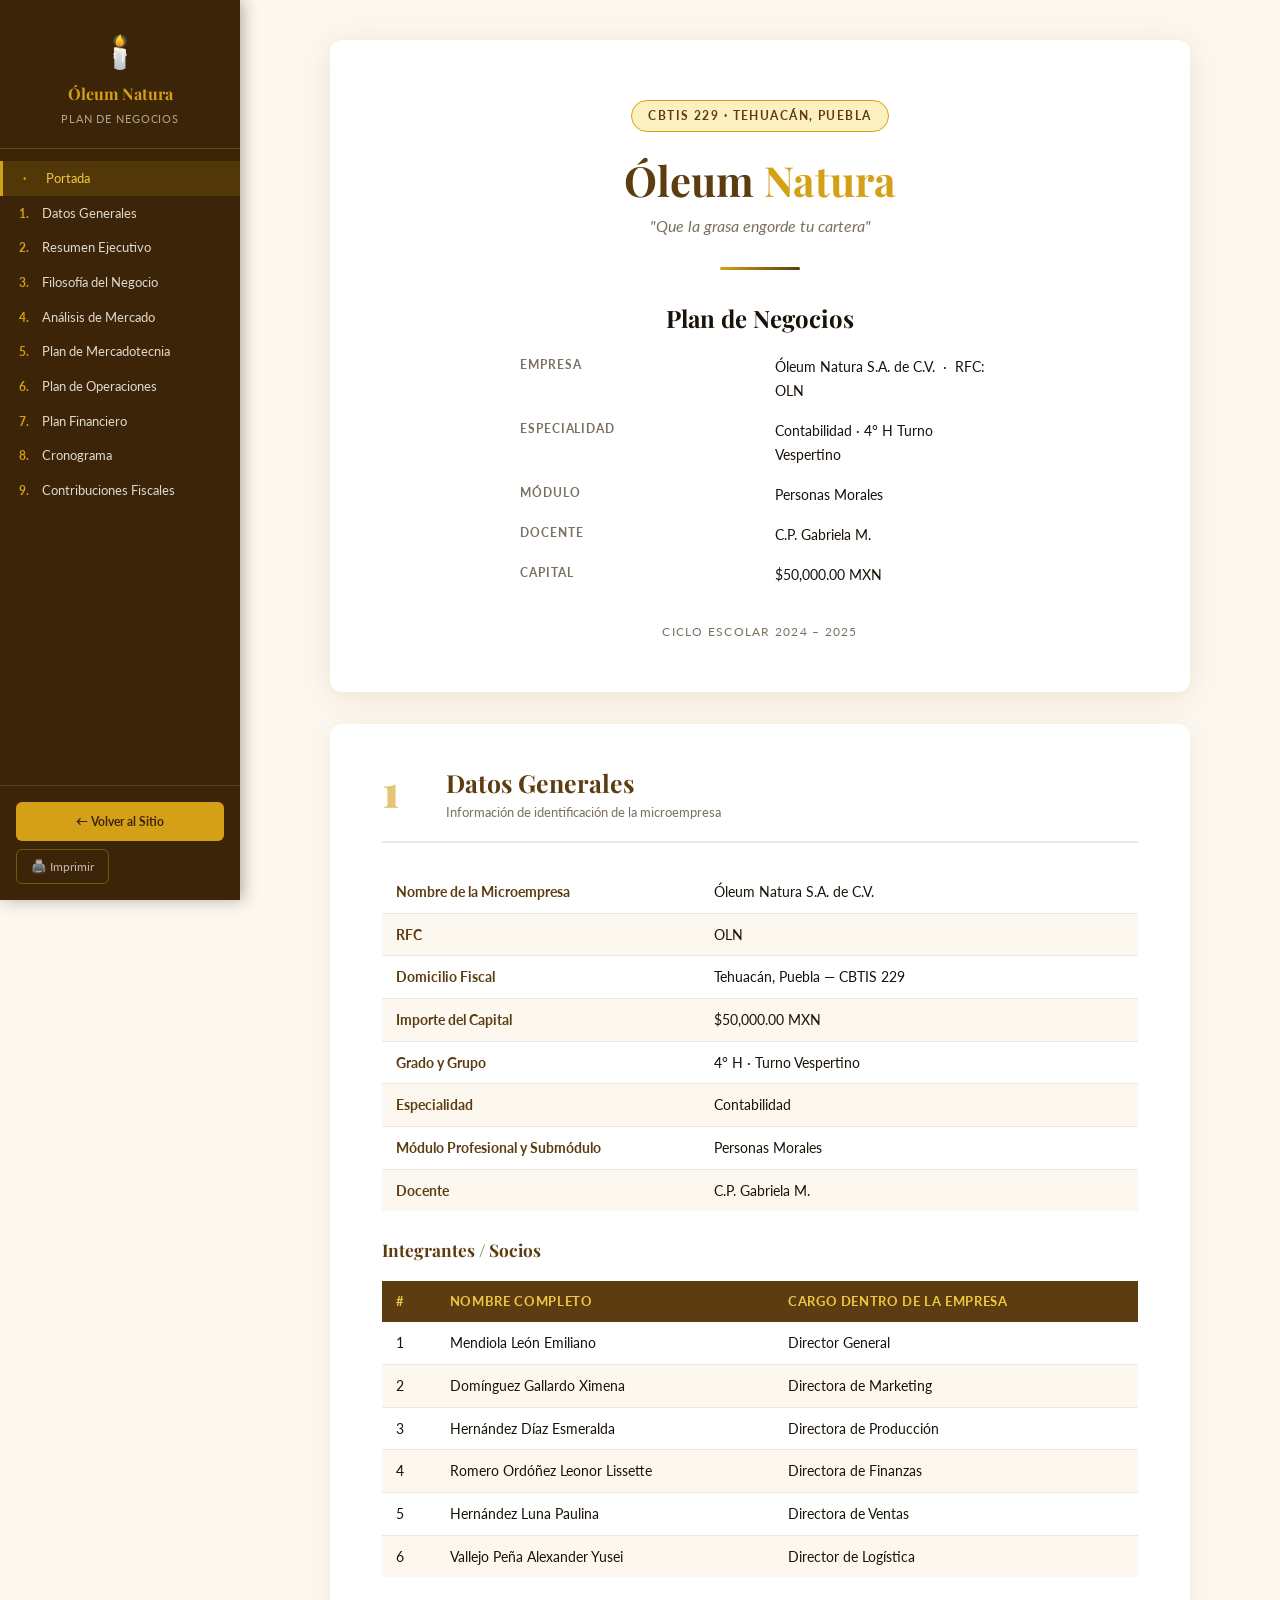
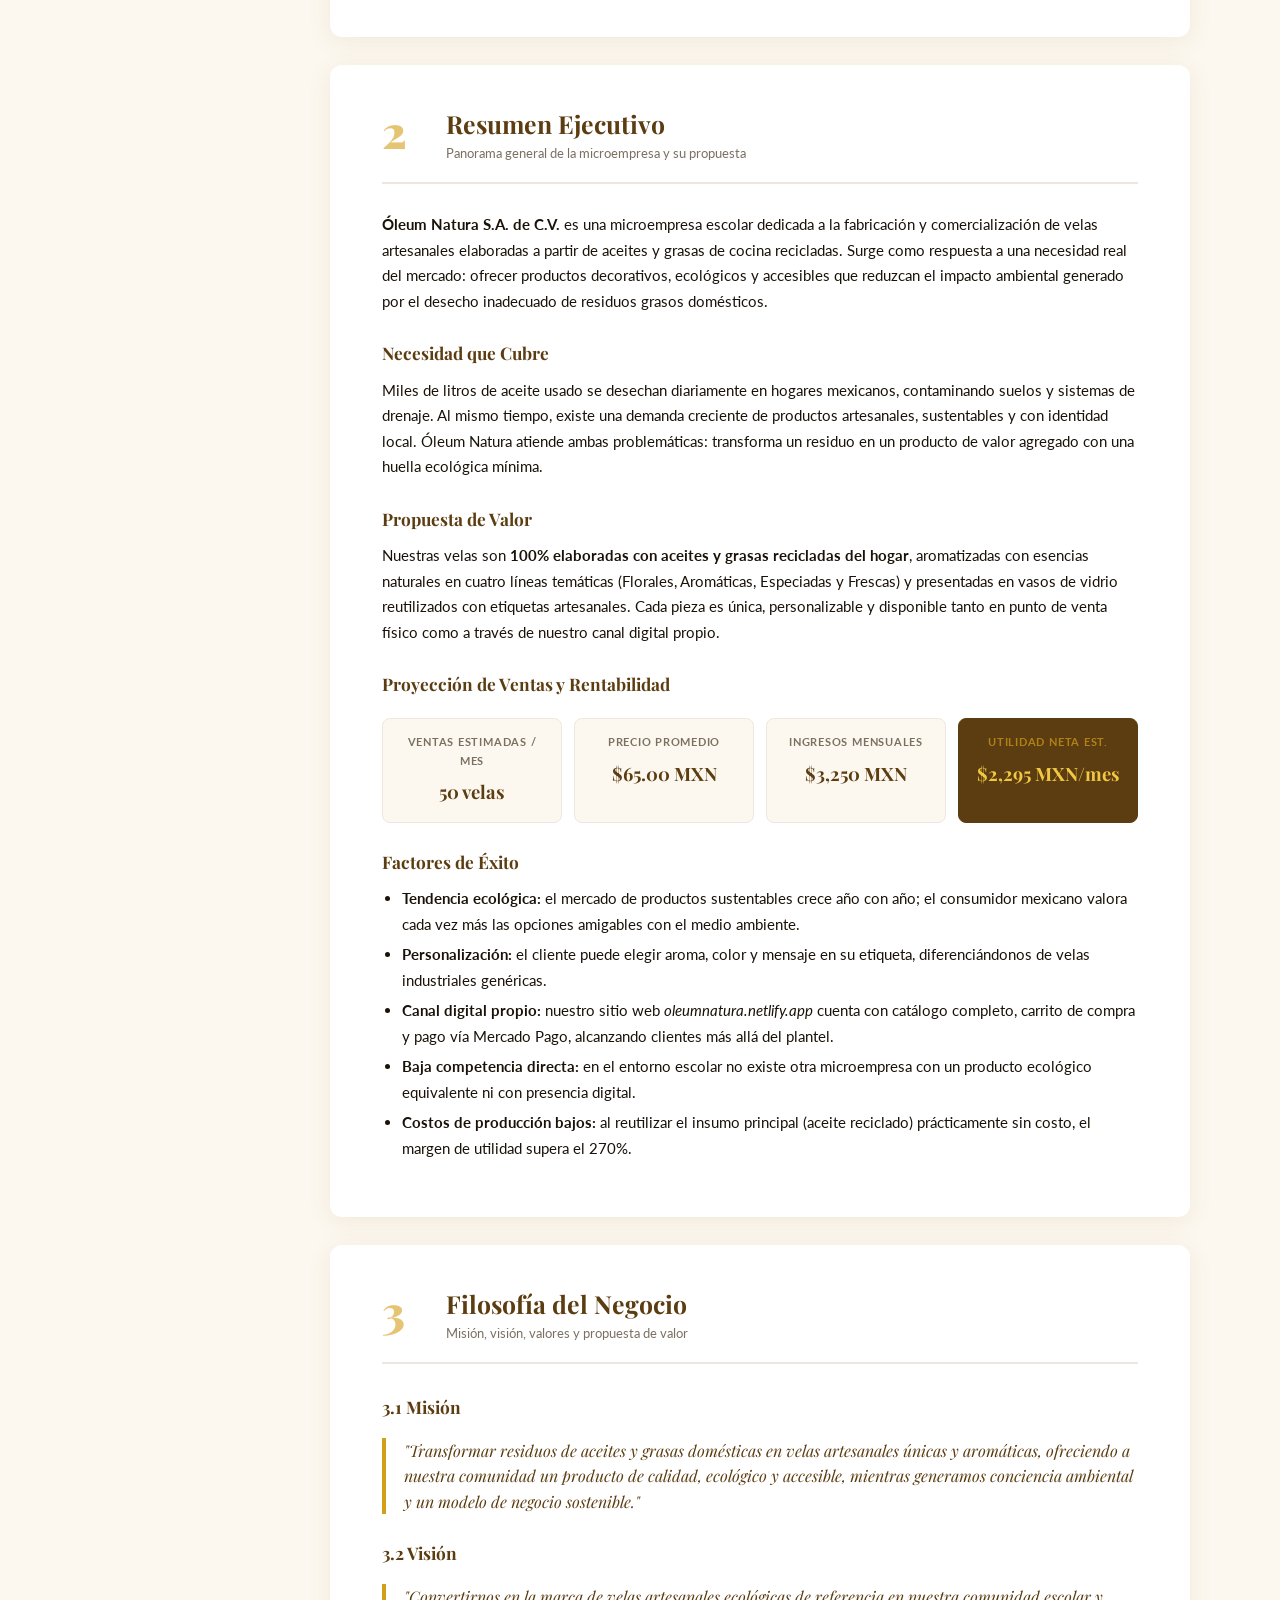
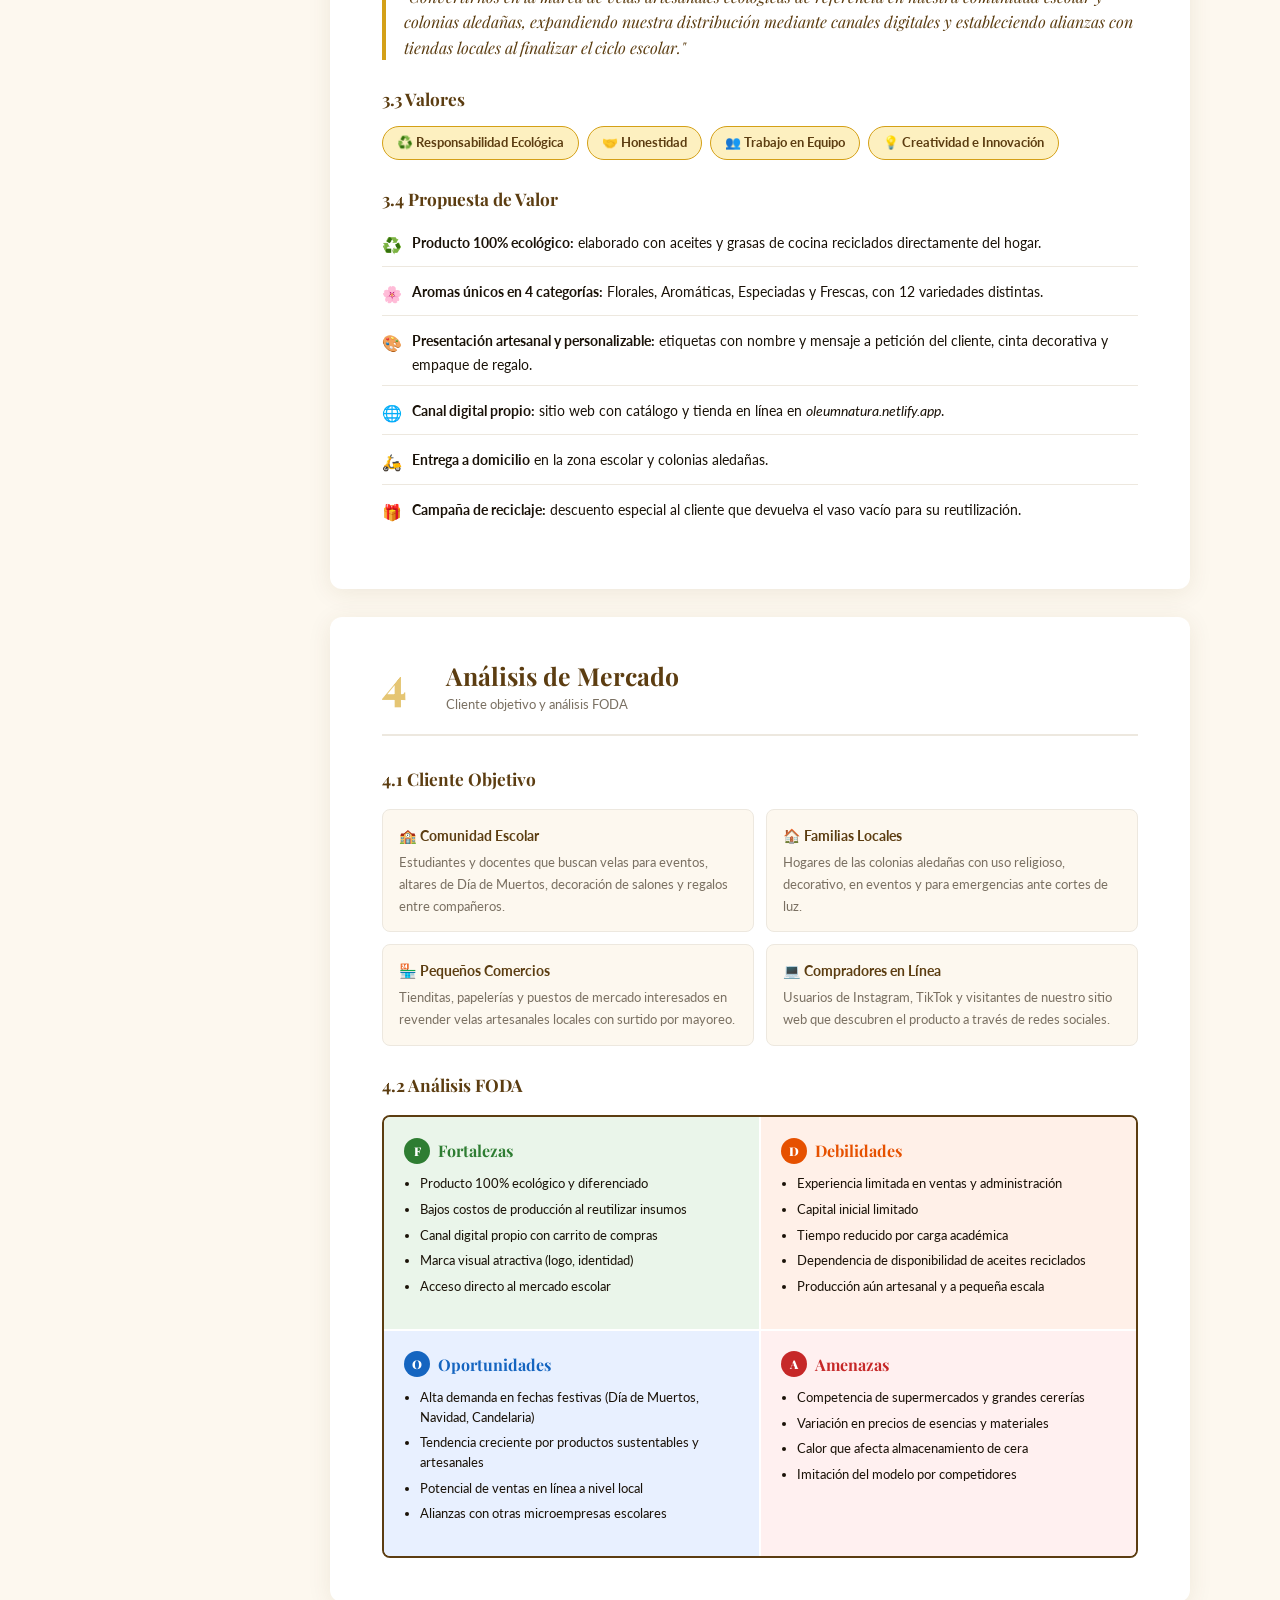
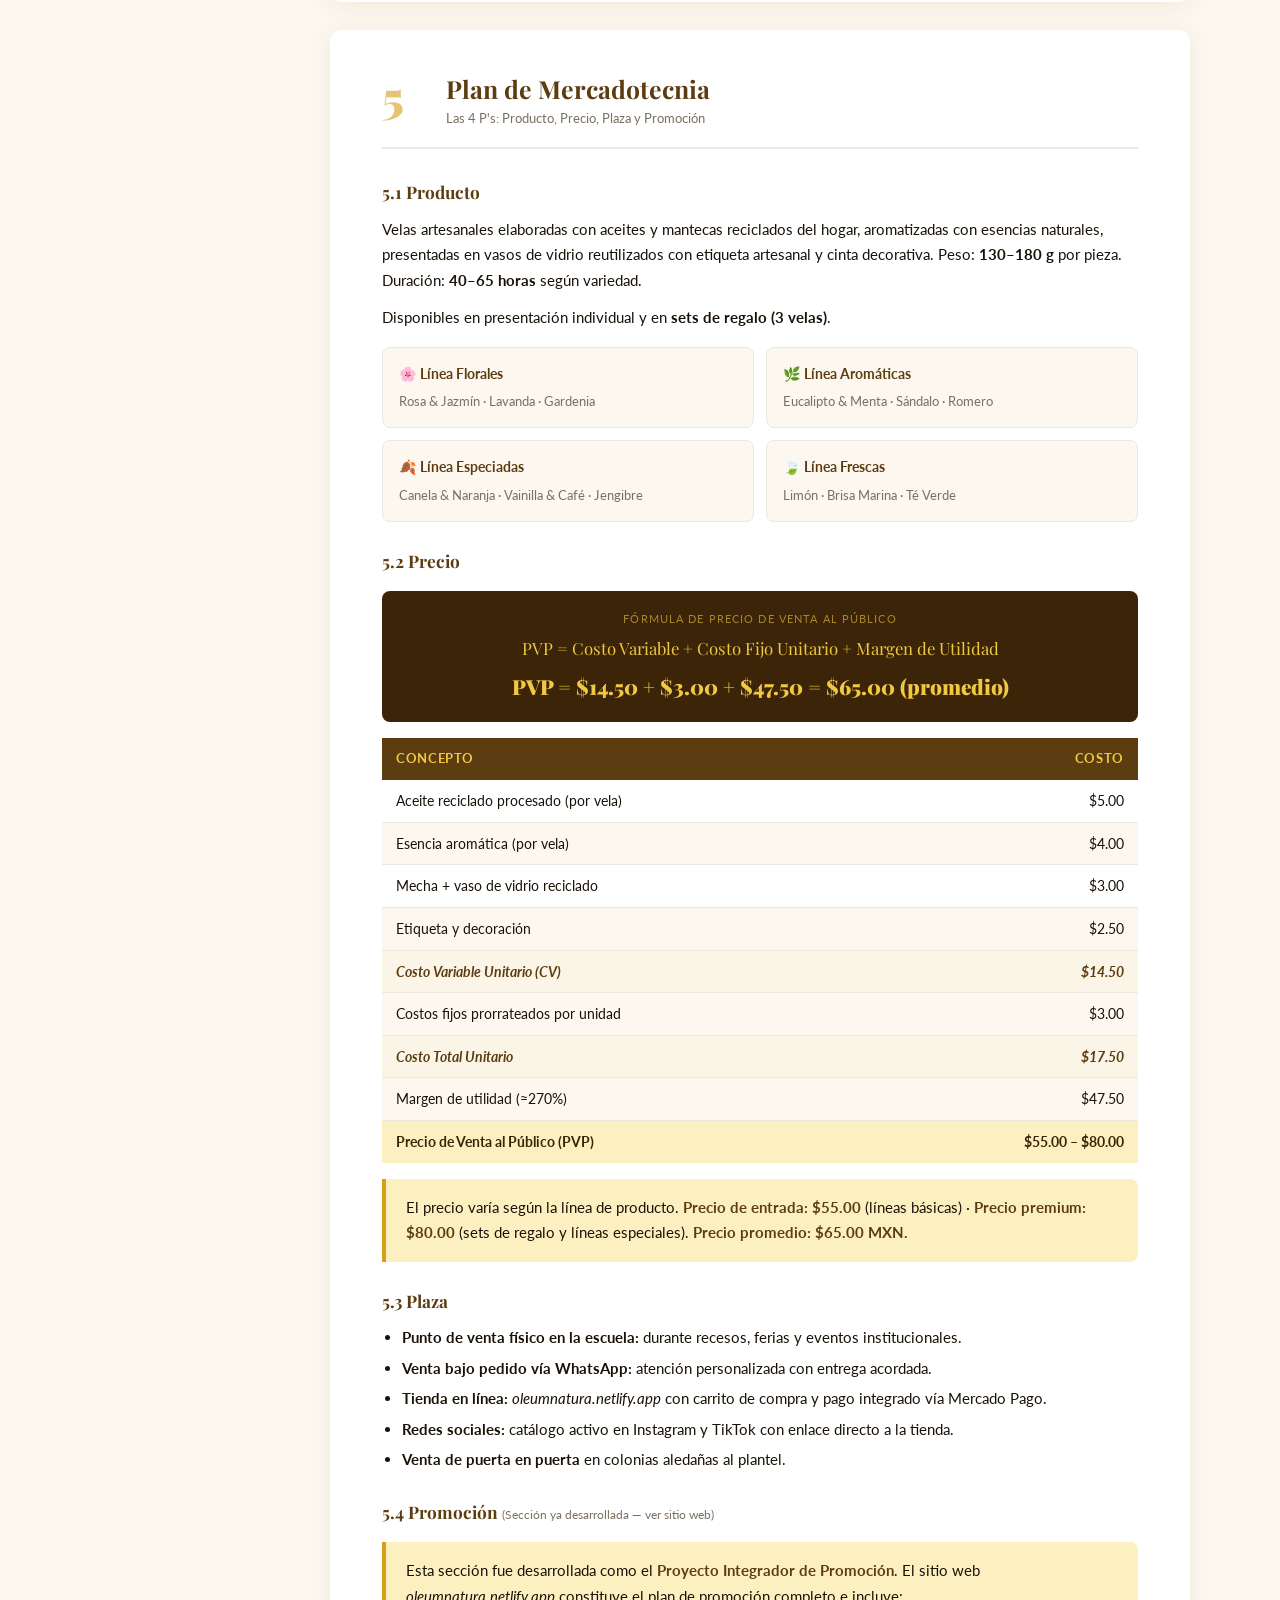
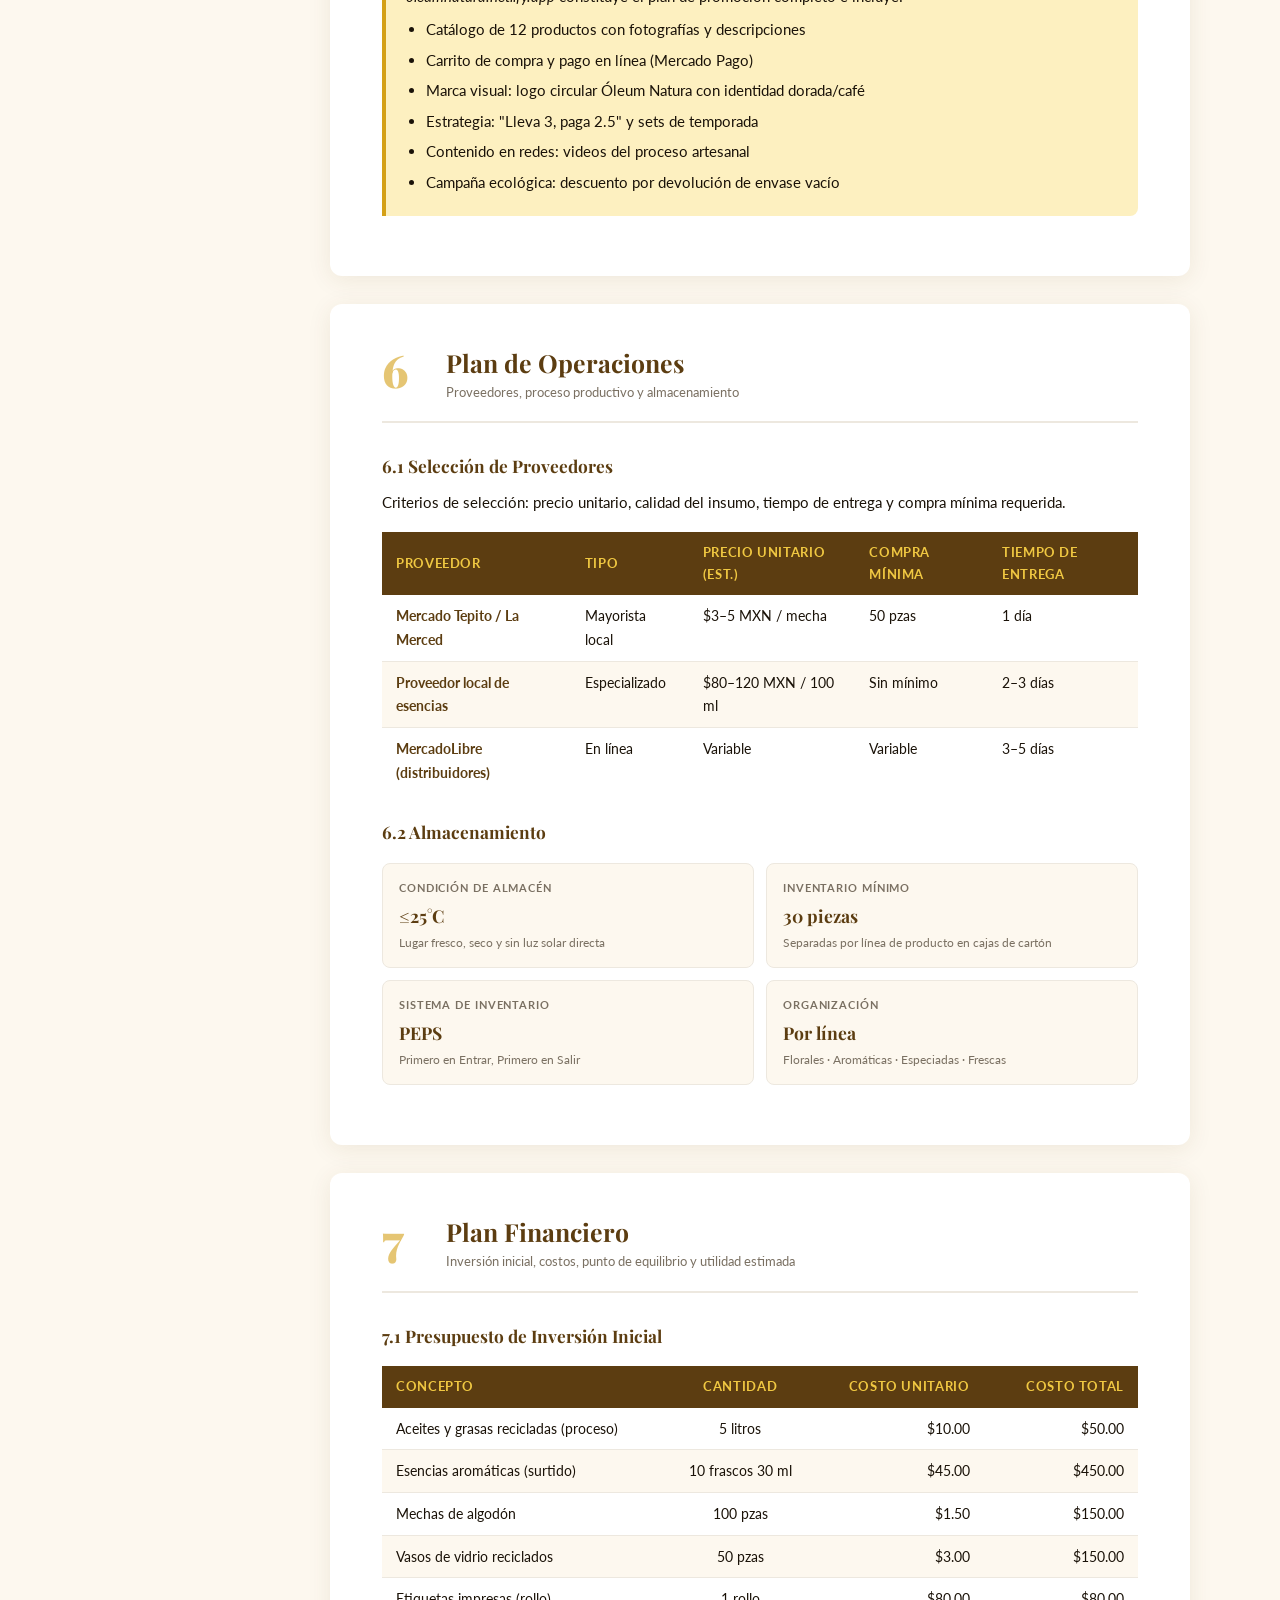
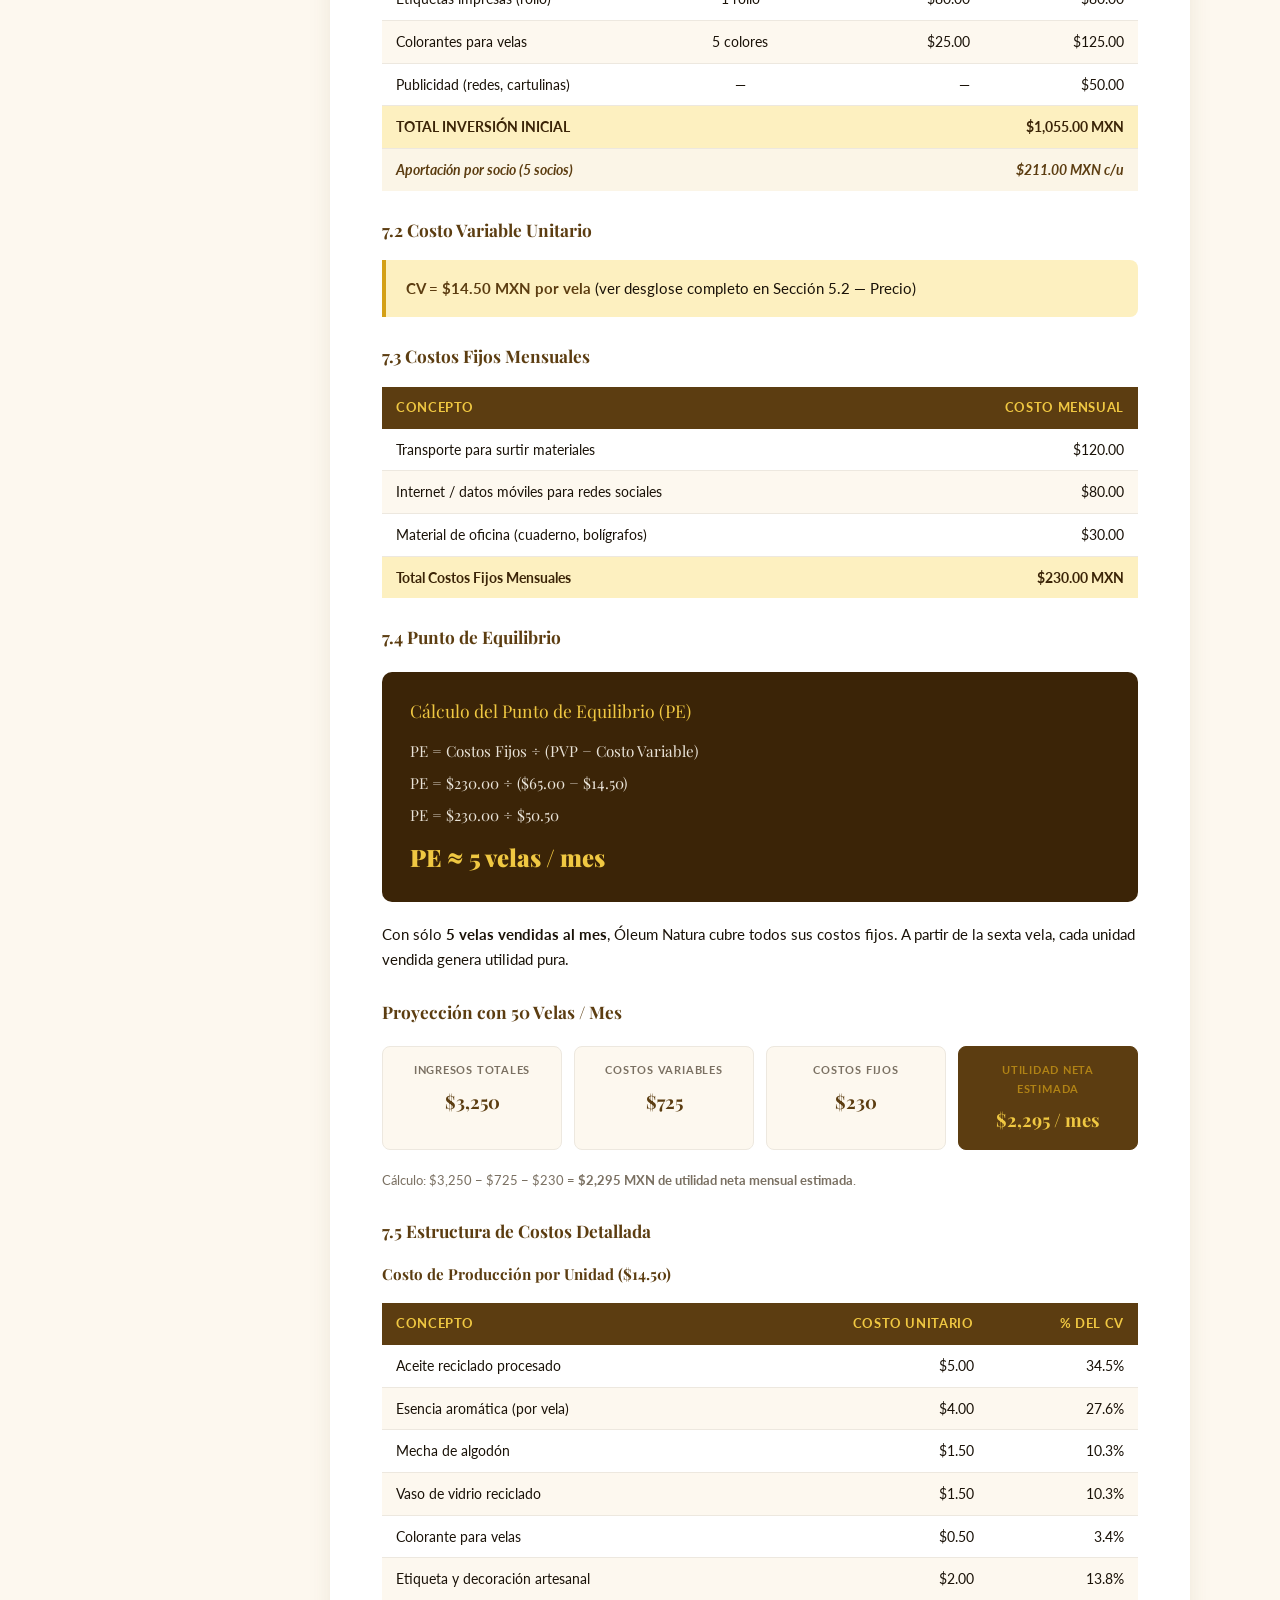
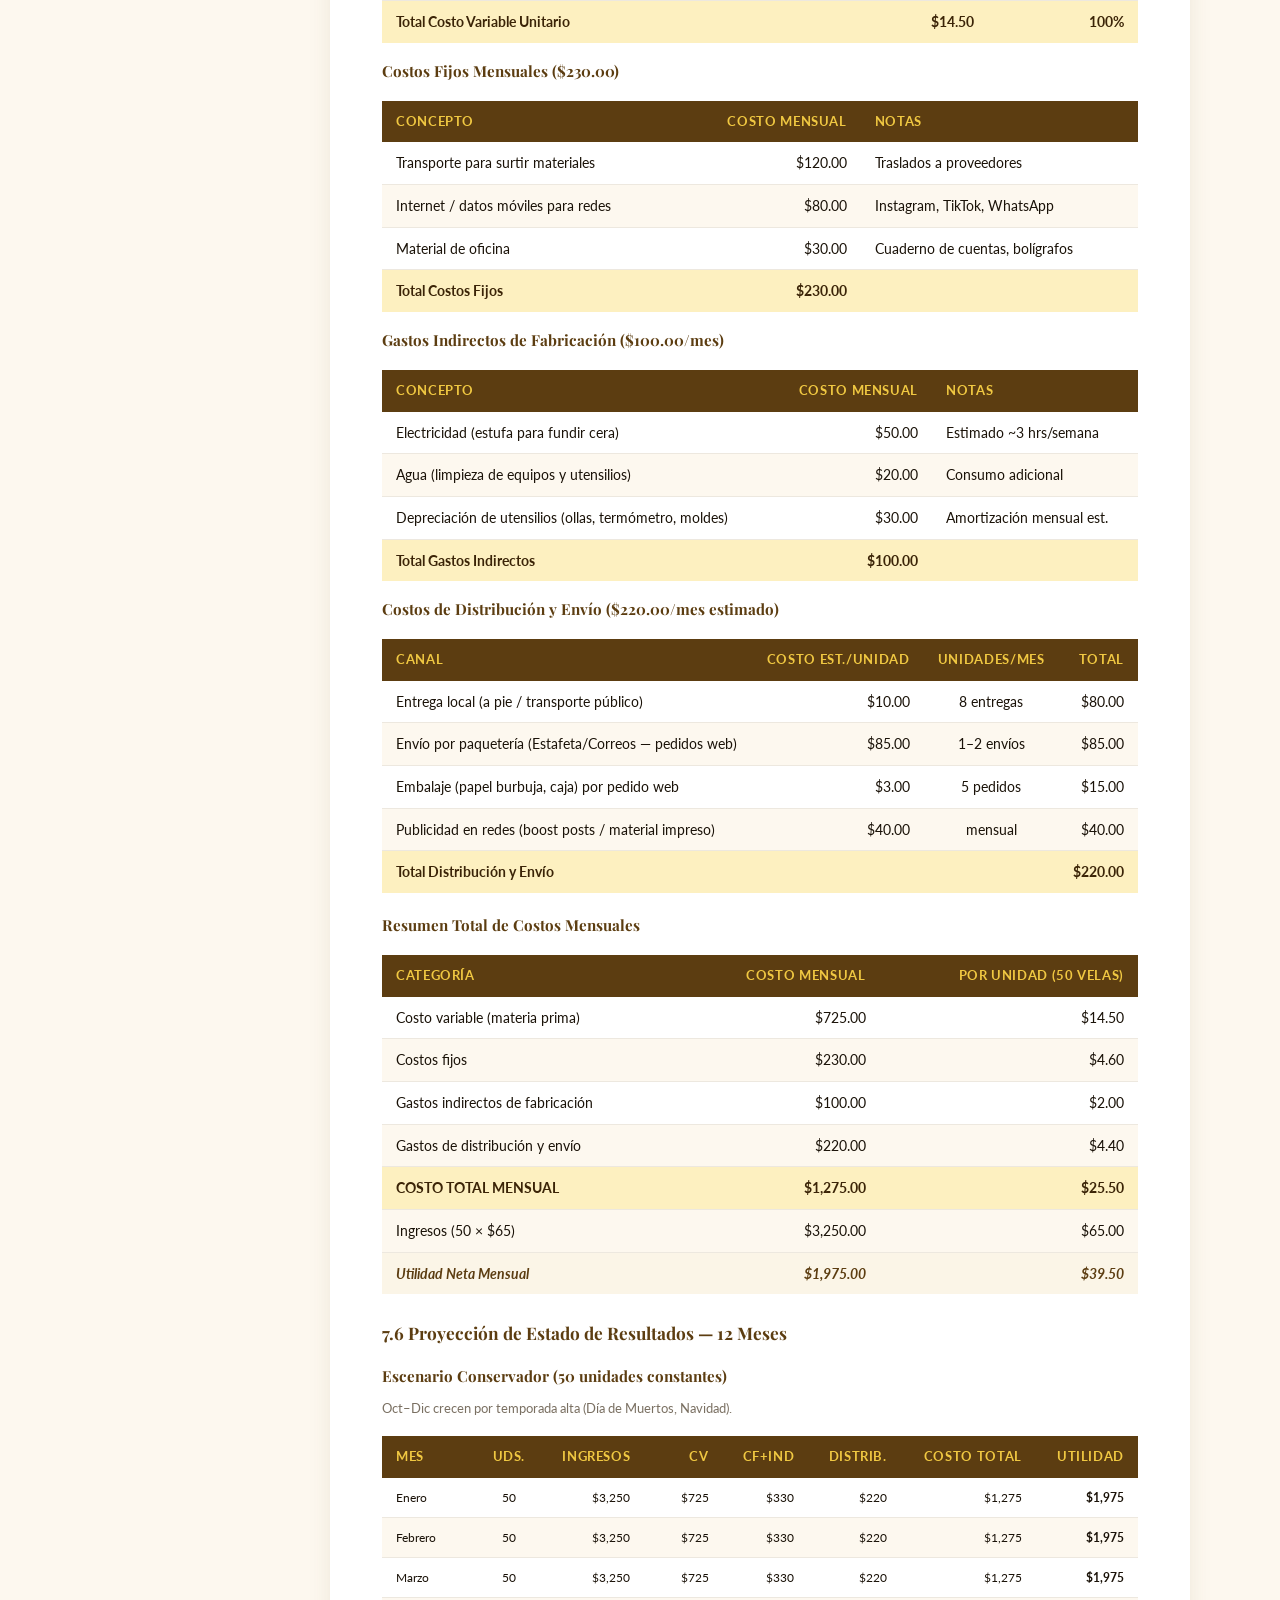
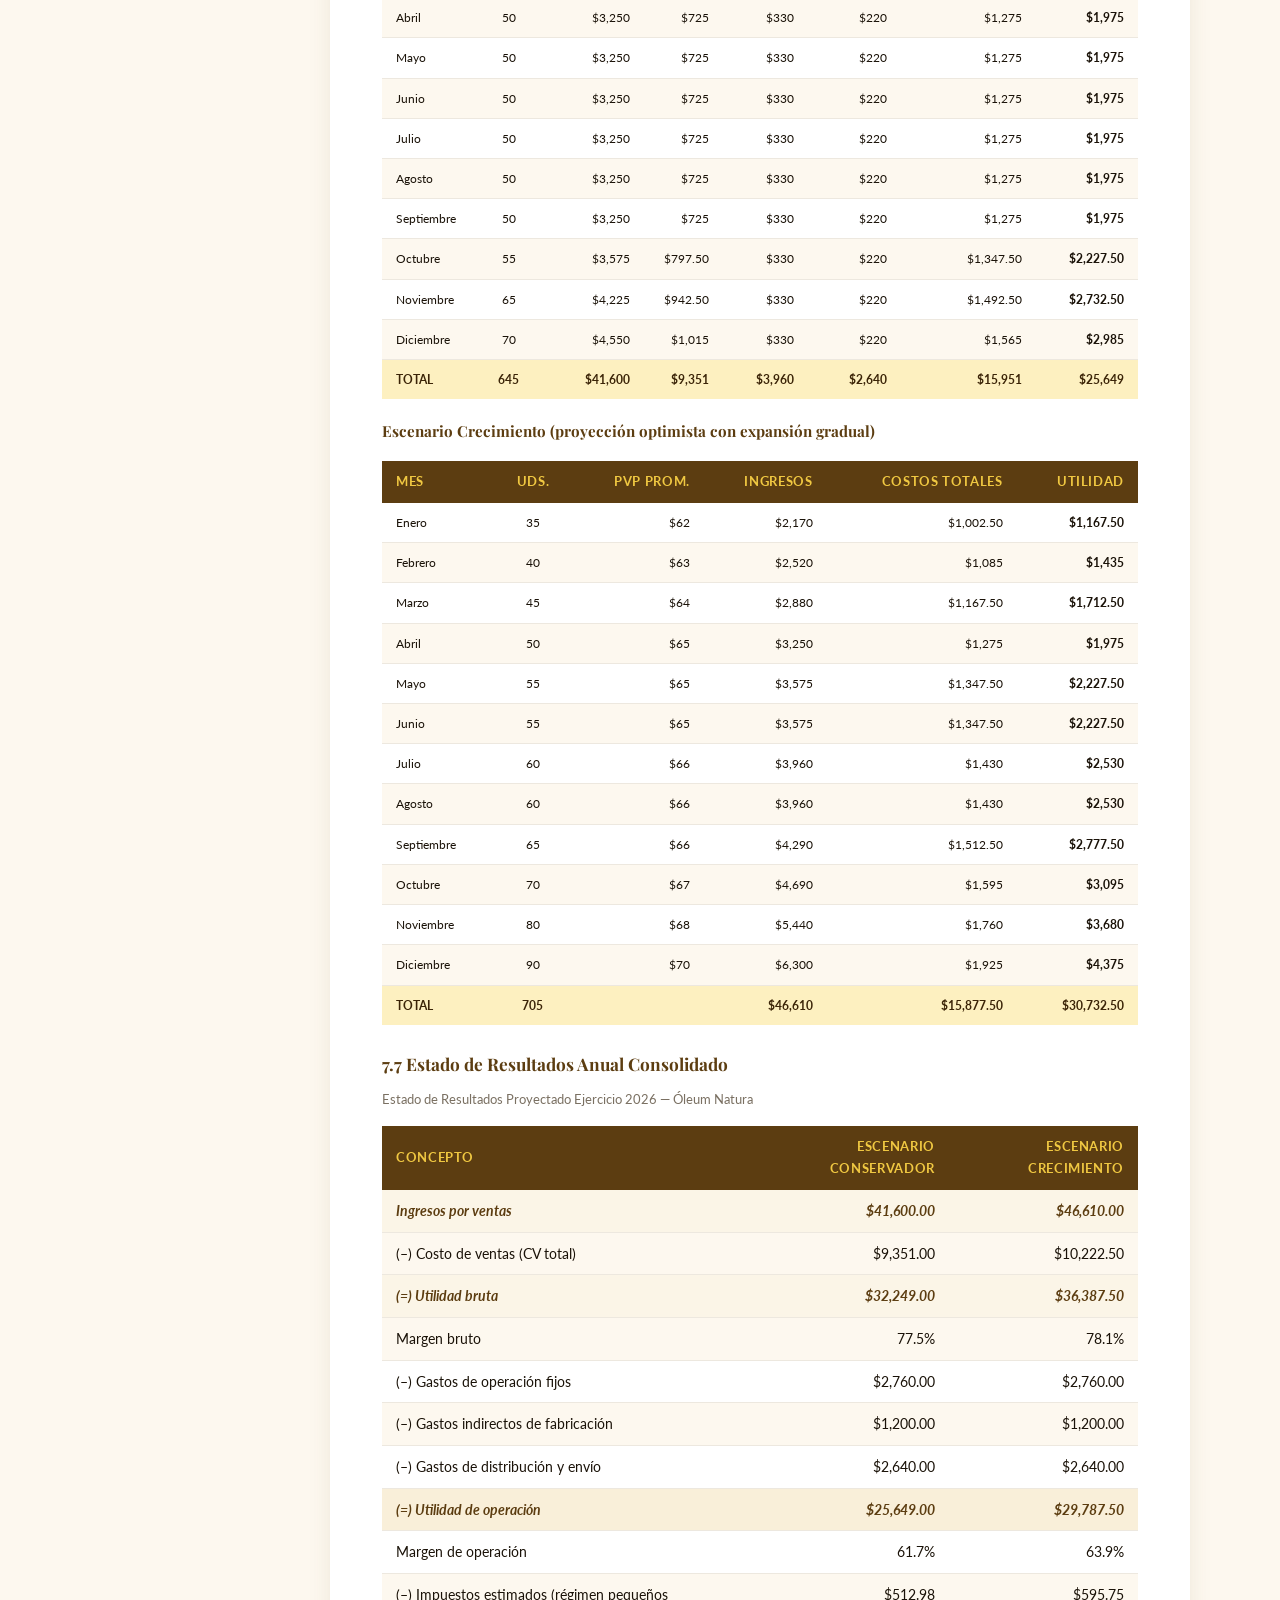
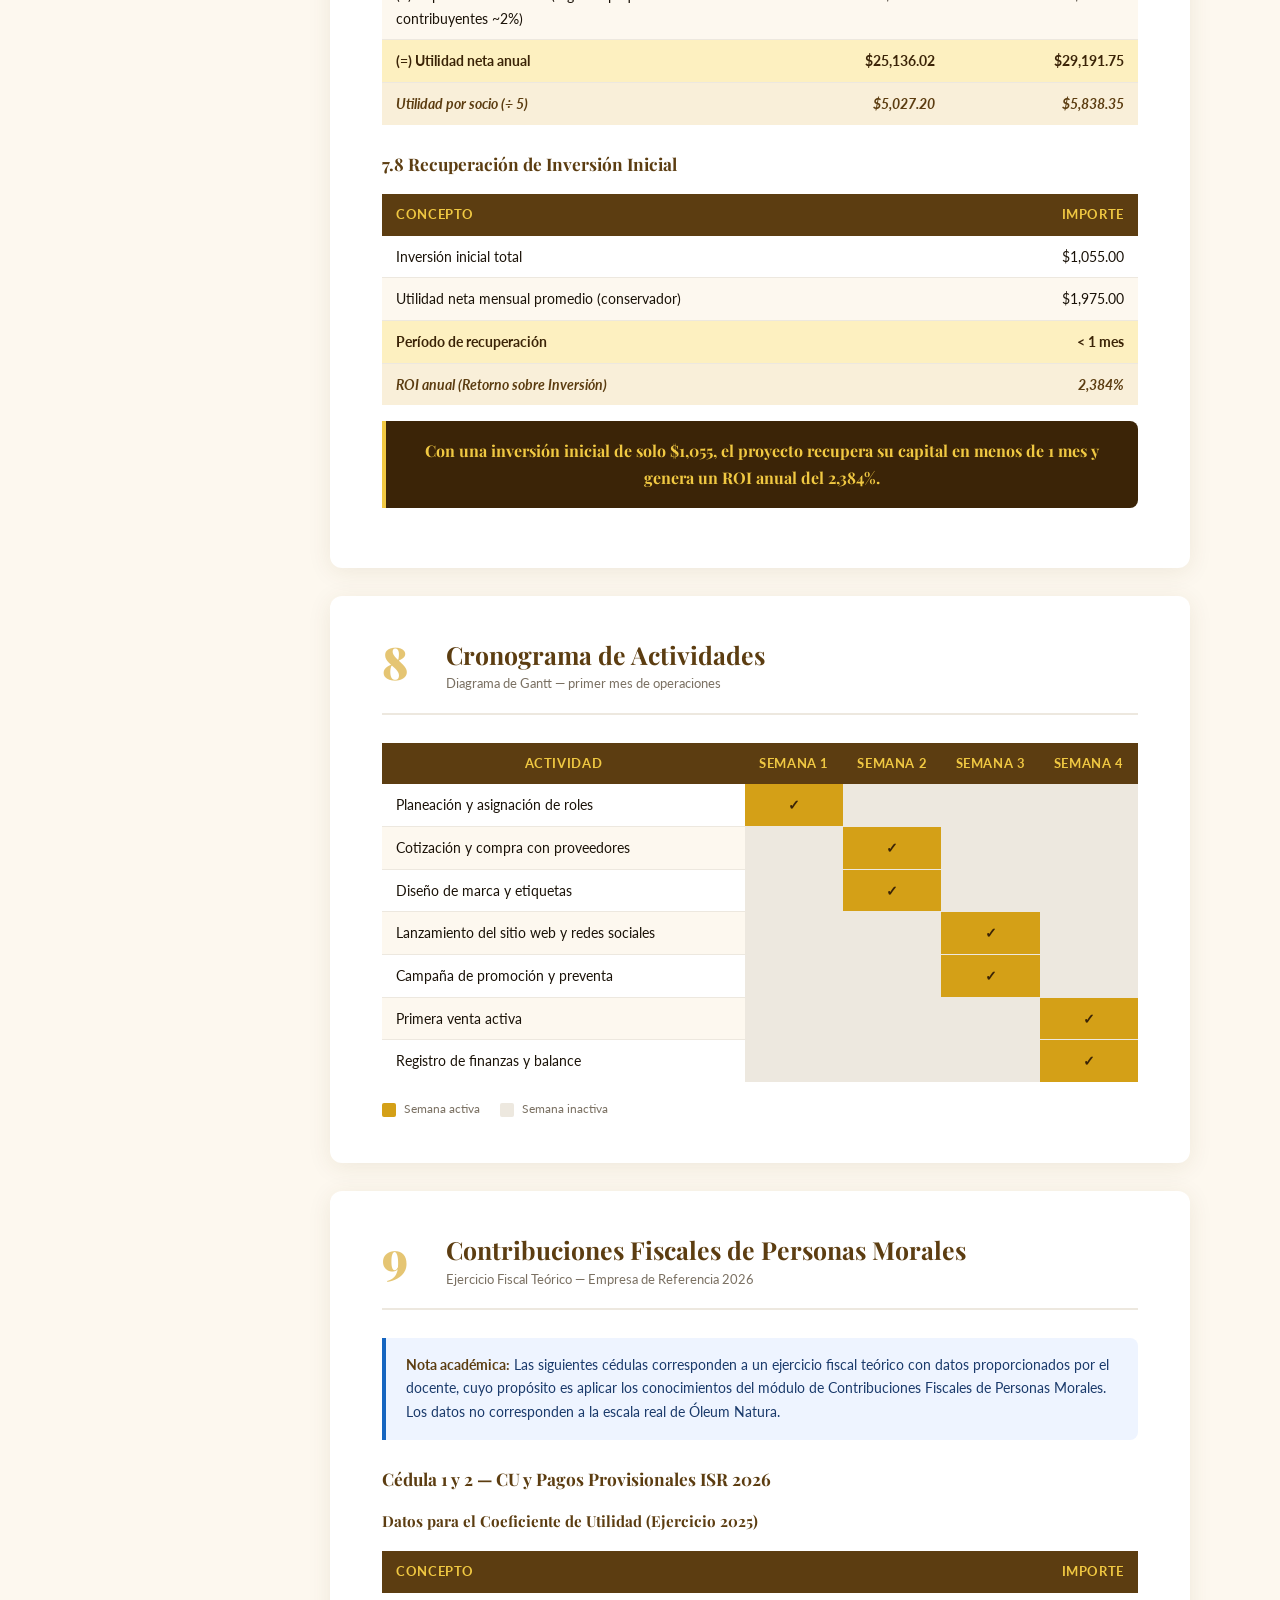
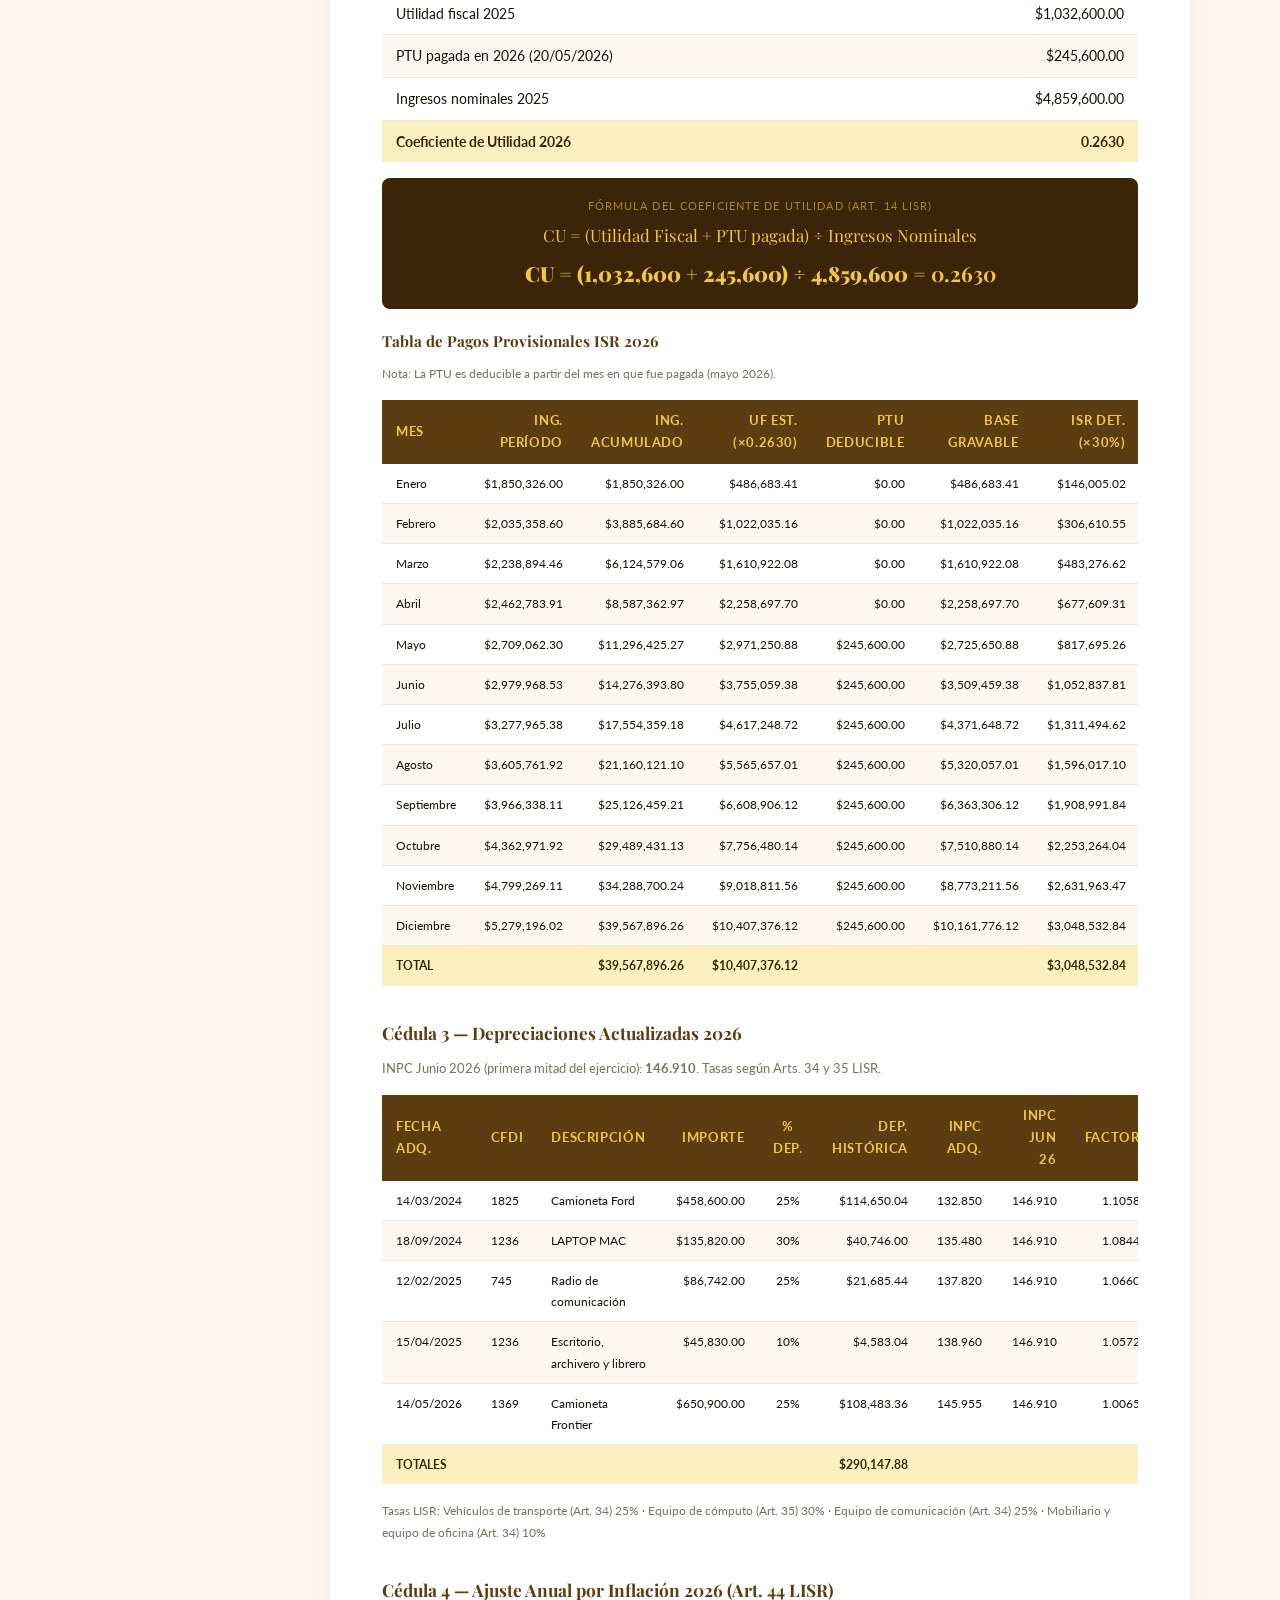
<file: plan-de-negocios.html>
<!DOCTYPE html>
<html lang="es">
<head>
  <meta charset="UTF-8" />
  <meta name="viewport" content="width=device-width, initial-scale=1.0" />
  <title>Plan de Negocios – Óleum Natura</title>
  <link rel="preconnect" href="https://fonts.googleapis.com" />
  <link rel="preconnect" href="https://fonts.gstatic.com" crossorigin />
  <link href="https://fonts.googleapis.com/css2?family=Playfair+Display:ital,wght@0,400;0,700;0,900;1,400&family=Lato:wght@300;400;700&display=swap" rel="stylesheet" />
  <style>
    /* ===================== RESET & BASE ===================== */
    *, *::before, *::after { box-sizing: border-box; margin: 0; padding: 0; }

    :root {
      --gold:   #D4A017;
      --gold-light: #F0C842;
      --gold-pale: #FDF0C0;
      --brown:  #5C3D11;
      --brown-dark: #3B2407;
      --cream:  #FDF8EF;
      --dark:   #1A1208;
      --white:  #FFFFFF;
      --gray:   #7A7062;
      --gray-light: #EDE8DF;
      --sidebar-w: 240px;
      --content-max: 860px;
    }

    html { scroll-behavior: smooth; }

    body {
      font-family: 'Lato', 'Helvetica Neue', Arial, sans-serif;
      background: var(--cream);
      color: var(--dark);
      line-height: 1.7;
      font-size: 15px;
    }

    /* ===================== SIDEBAR NAV ===================== */
    .sidebar {
      position: fixed;
      top: 0;
      left: 0;
      width: var(--sidebar-w);
      height: 100vh;
      background: var(--brown-dark);
      color: var(--cream);
      overflow-y: auto;
      z-index: 100;
      display: flex;
      flex-direction: column;
      box-shadow: 3px 0 15px rgba(0,0,0,0.3);
    }

    .sidebar-header {
      padding: 24px 16px 20px;
      border-bottom: 1px solid rgba(212,160,23,0.3);
      text-align: center;
    }

    .sidebar-header .flame { font-size: 2rem; display: block; margin-bottom: 6px; }

    .sidebar-header h2 {
      font-family: 'Playfair Display', Georgia, serif;
      font-size: 1rem;
      color: var(--gold);
      line-height: 1.3;
    }

    .sidebar-header p {
      font-size: 0.7rem;
      color: rgba(253,248,239,0.6);
      margin-top: 4px;
      text-transform: uppercase;
      letter-spacing: 0.08em;
    }

    .sidebar nav { padding: 12px 0; flex: 1; }

    .sidebar nav a {
      display: block;
      padding: 9px 16px;
      color: rgba(253,248,239,0.85);
      text-decoration: none;
      font-size: 0.8rem;
      transition: background 0.2s, color 0.2s, padding-left 0.2s;
      border-left: 3px solid transparent;
      line-height: 1.3;
    }

    .sidebar nav a:hover,
    .sidebar nav a.active {
      background: rgba(212,160,23,0.15);
      color: var(--gold-light);
      border-left-color: var(--gold);
      padding-left: 20px;
    }

    .sidebar nav a .num {
      display: inline-block;
      width: 20px;
      font-weight: 700;
      color: var(--gold);
      font-size: 0.75rem;
    }

    .sidebar-footer {
      padding: 16px;
      border-top: 1px solid rgba(212,160,23,0.2);
    }

    .btn-back {
      display: block;
      text-align: center;
      padding: 9px 14px;
      background: var(--gold);
      color: var(--brown-dark);
      border-radius: 6px;
      text-decoration: none;
      font-weight: 700;
      font-size: 0.78rem;
      transition: background 0.2s;
      margin-bottom: 8px;
    }

    .btn-back:hover { background: var(--gold-light); }

    .btn-print {
      display: block;
      text-align: center;
      padding: 9px 14px;
      background: transparent;
      color: rgba(253,248,239,0.7);
      border: 1px solid rgba(212,160,23,0.4);
      border-radius: 6px;
      font-size: 0.78rem;
      cursor: pointer;
      font-family: inherit;
      transition: background 0.2s, color 0.2s;
    }

    .btn-print:hover { background: rgba(212,160,23,0.15); color: var(--gold-light); }

    /* ===================== MAIN CONTENT ===================== */
    .main {
      margin-left: var(--sidebar-w);
      min-height: 100vh;
      padding: 40px 32px 80px;
    }

    .doc-wrapper {
      max-width: var(--content-max);
      margin: 0 auto;
    }

    /* ===================== COVER PAGE ===================== */
    .cover {
      background: var(--white);
      border-radius: 12px;
      box-shadow: 0 4px 30px rgba(92,61,17,0.12);
      padding: 60px 60px 50px;
      text-align: center;
      margin-bottom: 32px;
    }

    .cover-badge {
      display: inline-block;
      background: var(--gold-pale);
      color: var(--brown);
      font-size: 0.75rem;
      font-weight: 700;
      text-transform: uppercase;
      letter-spacing: 0.12em;
      padding: 5px 16px;
      border-radius: 20px;
      border: 1px solid var(--gold);
      margin-bottom: 24px;
    }

    .cover h1 {
      font-family: 'Playfair Display', Georgia, serif;
      font-size: 2.6rem;
      color: var(--brown);
      line-height: 1.15;
      margin-bottom: 8px;
    }

    .cover h1 span { color: var(--gold); }

    .cover .slogan {
      font-style: italic;
      color: var(--gray);
      font-size: 1rem;
      margin-bottom: 28px;
    }

    .cover-divider {
      width: 80px;
      height: 3px;
      background: linear-gradient(90deg, var(--gold), var(--brown));
      margin: 0 auto 28px;
      border-radius: 2px;
    }

    .cover h2 {
      font-family: 'Playfair Display', Georgia, serif;
      font-size: 1.5rem;
      color: var(--dark);
      margin-bottom: 16px;
    }

    .cover-meta {
      display: grid;
      grid-template-columns: 1fr 1fr;
      gap: 10px 30px;
      text-align: left;
      max-width: 480px;
      margin: 0 auto 28px;
    }

    .cover-meta dt {
      font-size: 0.72rem;
      text-transform: uppercase;
      letter-spacing: 0.08em;
      color: var(--gray);
      font-weight: 700;
    }

    .cover-meta dd {
      font-size: 0.88rem;
      color: var(--dark);
      margin-bottom: 6px;
    }

    .cover-meta dd.blank { border-bottom: 1px solid var(--gray); min-width: 120px; color: transparent; }

    .cover-year {
      font-size: 0.78rem;
      color: var(--gray);
      text-transform: uppercase;
      letter-spacing: 0.1em;
    }

    /* ===================== SECTION CARDS ===================== */
    .section-card {
      background: var(--white);
      border-radius: 12px;
      box-shadow: 0 4px 24px rgba(92,61,17,0.09);
      padding: 44px 52px;
      margin-bottom: 28px;
    }

    .section-header {
      display: flex;
      align-items: flex-start;
      gap: 16px;
      margin-bottom: 28px;
      padding-bottom: 18px;
      border-bottom: 2px solid var(--gray-light);
    }

    .section-num {
      font-family: 'Playfair Display', Georgia, serif;
      font-size: 2.8rem;
      color: var(--gold);
      line-height: 1;
      font-weight: 900;
      min-width: 48px;
      opacity: 0.6;
    }

    .section-title-wrap { flex: 1; }

    .section-title-wrap h2 {
      font-family: 'Playfair Display', Georgia, serif;
      font-size: 1.55rem;
      color: var(--brown);
      line-height: 1.2;
    }

    .section-title-wrap p {
      color: var(--gray);
      font-size: 0.82rem;
      margin-top: 3px;
    }

    /* ===================== TYPOGRAPHY ===================== */
    h3 {
      font-family: 'Playfair Display', Georgia, serif;
      font-size: 1.08rem;
      color: var(--brown);
      margin: 24px 0 10px;
    }

    h3:first-child { margin-top: 0; }

    p { margin-bottom: 12px; }
    p:last-child { margin-bottom: 0; }

    ul, ol {
      padding-left: 20px;
      margin-bottom: 12px;
    }

    li { margin-bottom: 5px; }

    .blank-field {
      display: inline-block;
      border-bottom: 1.5px solid var(--brown);
      min-width: 180px;
      color: transparent;
      user-select: none;
    }

    .blank-sm { min-width: 100px; }
    .blank-lg { min-width: 280px; }

    /* ===================== TABLES ===================== */
    .table-wrap { overflow-x: auto; margin: 16px 0; }

    table {
      width: 100%;
      border-collapse: collapse;
      font-size: 0.87rem;
    }

    thead th {
      background: var(--brown);
      color: var(--gold-light);
      padding: 10px 14px;
      text-align: left;
      font-weight: 700;
      font-size: 0.8rem;
      text-transform: uppercase;
      letter-spacing: 0.05em;
    }

    tbody td {
      padding: 9px 14px;
      border-bottom: 1px solid var(--gray-light);
      vertical-align: top;
    }

    tbody tr:last-child td { border-bottom: none; }
    tbody tr:nth-child(even) { background: var(--cream); }

    .td-bold { font-weight: 700; color: var(--brown); }
    .td-total td { background: var(--gold-pale) !important; font-weight: 700; color: var(--brown-dark); }
    .td-subtotal td { background: rgba(212,160,23,0.1) !important; font-style: italic; color: var(--brown); }

    /* ===================== CÉDULAS FISCALES ===================== */
    .cedula-bloque { background:#fff; border:2px solid #333; border-radius:4px; padding:16px; margin-bottom:8px; }
    .cedula-header-empresa { font-size:0.82rem; color:#333; margin-bottom:4px; }
    .cedula-empresa-val { border-bottom:1px solid #333; min-width:180px; display:inline-block; }
    .cedula-titulo-form { font-size:0.88rem; font-weight:700; text-transform:uppercase; letter-spacing:0.05em; color:#1a1208; border-bottom:2px solid var(--gold); padding-bottom:4px; margin:6px 0 10px; }
    .cedula-tabla { width:100%; border-collapse:collapse; font-family:'Lato',sans-serif; }
    .cedula-tabla th, .cedula-tabla td { border:1px solid #bbb; padding:4px 6px; vertical-align:middle; }
    .cedula-fila-header th, .cedula-fila-header td { background:#2c2c2c; color:#fff; font-weight:700; text-align:center; font-size:0.72rem; }
    .cedula-concepto { text-align:left; font-size:0.78rem; background:#f9f6f0; }
    .cedula-num { text-align:right; font-variant-numeric:tabular-nums; white-space:nowrap; font-size:0.76rem; }
    .cedula-fila-subtotal td { background:rgba(212,160,23,0.18) !important; border-top:2px solid var(--gold); }
    .cedula-fila-total td { background:var(--gold) !important; color:#1a1208 !important; font-weight:700; border-top:2px solid var(--brown); }
    .cedula-fila-cu td { background:#f0f0f0 !important; font-style:italic; }

    /* ===================== FODA ===================== */
    .foda-grid {
      display: grid;
      grid-template-columns: 1fr 1fr;
      gap: 2px;
      border: 2px solid var(--brown);
      border-radius: 8px;
      overflow: hidden;
      margin-top: 16px;
    }

    .foda-cell {
      padding: 20px;
      min-height: 200px;
    }

    .foda-f { background: #EAF5EA; }
    .foda-d { background: #FFF0E8; }
    .foda-o { background: #E8F0FF; }
    .foda-a { background: #FFF0F0; }

    .foda-label {
      font-family: 'Playfair Display', Georgia, serif;
      font-size: 1rem;
      font-weight: 700;
      margin-bottom: 10px;
      display: flex;
      align-items: center;
      gap: 8px;
    }

    .foda-f .foda-label { color: #2E7D32; }
    .foda-d .foda-label { color: #E65100; }
    .foda-o .foda-label { color: #1565C0; }
    .foda-a .foda-label { color: #C62828; }

    .foda-icon {
      width: 26px;
      height: 26px;
      border-radius: 50%;
      display: flex;
      align-items: center;
      justify-content: center;
      font-size: 0.75rem;
      font-weight: 900;
      color: white;
      flex-shrink: 0;
    }

    .foda-f .foda-icon { background: #2E7D32; }
    .foda-d .foda-icon { background: #E65100; }
    .foda-o .foda-icon { background: #1565C0; }
    .foda-a .foda-icon { background: #C62828; }

    .foda-cell ul {
      padding-left: 16px;
      font-size: 0.82rem;
      line-height: 1.5;
    }

    .foda-cell li { margin-bottom: 6px; }

    /* ===================== FORMULA BOX ===================== */
    .formula-box {
      background: var(--brown-dark);
      color: var(--gold-light);
      border-radius: 8px;
      padding: 18px 24px;
      margin: 16px 0;
      font-family: 'Playfair Display', Georgia, serif;
      font-size: 1.05rem;
      text-align: center;
    }

    .formula-box .formula-label {
      font-size: 0.7rem;
      text-transform: uppercase;
      letter-spacing: 0.1em;
      color: rgba(240,200,66,0.6);
      font-family: 'Lato', sans-serif;
      margin-bottom: 6px;
    }

    .formula-box .result {
      font-size: 1.3rem;
      color: var(--gold-light);
      font-weight: 900;
      margin-top: 6px;
    }

    /* ===================== HIGHLIGHT BOX ===================== */
    .highlight-box {
      background: var(--gold-pale);
      border-left: 4px solid var(--gold);
      border-radius: 0 8px 8px 0;
      padding: 16px 20px;
      margin: 16px 0;
    }

    .highlight-box p { margin: 0; }
    .highlight-box strong { color: var(--brown); }

    /* ===================== INFO GRID ===================== */
    .info-grid {
      display: grid;
      grid-template-columns: 1fr 1fr;
      gap: 12px;
      margin: 16px 0;
    }

    .info-card {
      background: var(--cream);
      border: 1px solid var(--gray-light);
      border-radius: 8px;
      padding: 14px 16px;
    }

    .info-card .ic-label {
      font-size: 0.7rem;
      text-transform: uppercase;
      letter-spacing: 0.08em;
      color: var(--gray);
      font-weight: 700;
      margin-bottom: 4px;
    }

    .info-card .ic-value {
      font-size: 1.1rem;
      font-weight: 700;
      color: var(--brown);
      font-family: 'Playfair Display', Georgia, serif;
    }

    .info-card .ic-sub {
      font-size: 0.75rem;
      color: var(--gray);
      margin-top: 2px;
    }

    /* ===================== GANTT ===================== */
    .gantt-table thead th { text-align: center; }
    .gantt-table td { text-align: center; }
    .gantt-table td:first-child { text-align: left; }
    .gantt-active { background: var(--gold) !important; }
    .gantt-active::after { content: '✓'; font-weight: 700; color: var(--brown-dark); }
    .gantt-inactive { background: var(--gray-light); color: transparent; font-size: 0.1px; }

    /* ===================== PENDING CARD ===================== */
    .pending-card {
      background: linear-gradient(135deg, #FFF8E1, #FFF3CD);
      border: 2px dashed var(--gold);
      border-radius: 12px;
      padding: 40px;
      text-align: center;
    }

    .pending-icon { font-size: 3rem; margin-bottom: 16px; }

    .pending-card h3 {
      font-family: 'Playfair Display', Georgia, serif;
      font-size: 1.3rem;
      color: var(--brown);
      margin-bottom: 10px;
    }

    .pending-card p {
      color: var(--gray);
      max-width: 400px;
      margin: 0 auto;
      font-size: 0.92rem;
    }

    .pending-tag {
      display: inline-block;
      background: var(--gold);
      color: var(--brown-dark);
      font-size: 0.7rem;
      font-weight: 700;
      text-transform: uppercase;
      letter-spacing: 0.1em;
      padding: 4px 12px;
      border-radius: 12px;
      margin-top: 16px;
    }

    /* ===================== PRODUCT LINES ===================== */
    .product-lines {
      display: grid;
      grid-template-columns: 1fr 1fr;
      gap: 12px;
      margin: 16px 0;
    }

    .product-line {
      border: 1px solid var(--gray-light);
      border-radius: 8px;
      padding: 14px 16px;
      background: var(--cream);
    }

    .pl-title {
      font-weight: 700;
      color: var(--brown);
      font-size: 0.88rem;
      margin-bottom: 6px;
    }

    .pl-items {
      font-size: 0.8rem;
      color: var(--gray);
    }

    /* ===================== FINANCIAL SUMMARY ===================== */
    .fin-summary {
      display: grid;
      grid-template-columns: repeat(4, 1fr);
      gap: 12px;
      margin: 20px 0;
    }

    .fin-card {
      background: var(--cream);
      border: 1px solid var(--gray-light);
      border-radius: 8px;
      padding: 14px;
      text-align: center;
    }

    .fin-card.highlight {
      background: var(--brown);
      border-color: var(--brown);
    }

    .fin-card.highlight .fc-label { color: rgba(212,160,23,0.7); }
    .fin-card.highlight .fc-value { color: var(--gold-light); }

    .fc-label {
      font-size: 0.68rem;
      text-transform: uppercase;
      letter-spacing: 0.07em;
      color: var(--gray);
      font-weight: 700;
      margin-bottom: 6px;
    }

    .fc-value {
      font-family: 'Playfair Display', Georgia, serif;
      font-size: 1.15rem;
      font-weight: 700;
      color: var(--brown);
    }

    /* ===================== MISC ===================== */
    .section-card blockquote {
      border-left: 4px solid var(--gold);
      padding-left: 18px;
      margin: 16px 0;
      font-style: italic;
      color: var(--brown);
      font-family: 'Playfair Display', Georgia, serif;
      font-size: 1rem;
      line-height: 1.6;
    }

    .value-tags {
      display: flex;
      flex-wrap: wrap;
      gap: 8px;
      margin: 12px 0;
    }

    .value-tag {
      background: var(--gold-pale);
      border: 1px solid var(--gold);
      color: var(--brown);
      padding: 5px 14px;
      border-radius: 20px;
      font-size: 0.8rem;
      font-weight: 700;
    }

    .vp-list {
      list-style: none;
      padding: 0;
    }

    .vp-list li {
      display: flex;
      gap: 10px;
      padding: 8px 0;
      border-bottom: 1px solid var(--gray-light);
      font-size: 0.88rem;
    }

    .vp-list li:last-child { border-bottom: none; }

    .vp-icon {
      color: var(--gold);
      font-size: 1rem;
      flex-shrink: 0;
      width: 20px;
    }

    .cliente-grid {
      display: grid;
      grid-template-columns: 1fr 1fr;
      gap: 12px;
      margin: 16px 0;
    }

    .cliente-card {
      background: var(--cream);
      border: 1px solid var(--gray-light);
      border-radius: 8px;
      padding: 14px 16px;
    }

    .cc-title {
      font-weight: 700;
      color: var(--brown);
      font-size: 0.88rem;
      margin-bottom: 4px;
    }

    .cc-desc {
      font-size: 0.8rem;
      color: var(--gray);
    }

    .pe-box {
      background: var(--brown-dark);
      color: var(--cream);
      border-radius: 10px;
      padding: 24px 28px;
      margin: 20px 0;
    }

    .pe-box .pe-title {
      font-family: 'Playfair Display', Georgia, serif;
      font-size: 1.1rem;
      color: var(--gold-light);
      margin-bottom: 14px;
    }

    .pe-formula {
      font-family: 'Playfair Display', Georgia, serif;
      font-size: 0.95rem;
      color: rgba(253,248,239,0.9);
      margin-bottom: 6px;
    }

    .pe-result {
      font-family: 'Playfair Display', Georgia, serif;
      font-size: 1.5rem;
      color: var(--gold-light);
      font-weight: 900;
      margin-top: 8px;
    }

    /* ===================== PRINT ===================== */
    @media print {
      /* Ocultar navegación y elementos interactivos */
      .sidebar,
      .btn-back,
      .btn-print { display: none !important; }

      /* Contenido ocupa toda la página */
      .main { margin-left: 0 !important; padding: 8px 16px !important; }
      .doc-wrapper { max-width: 100% !important; }
      body { font-size: 11px; background: white; color: #000; }

      /* Sombras y bordes limpios */
      .section-card, .cover {
        box-shadow: none !important;
        border: 1px solid #ccc;
        break-inside: avoid;
        page-break-inside: avoid;
      }

      /* Evitar cortes en tablas y grids */
      .foda-grid,
      .cedula-bloque,
      .table-wrap,
      .pe-box,
      .highlight-box,
      .cover-meta { break-inside: avoid; page-break-inside: avoid; }

      /* Tablas: sin scroll horizontal en print */
      .cedula-tabla { font-size: 8px !important; }
      [style*="overflow-x:auto"],
      [style*="overflow-x: auto"] { overflow: visible !important; }

      /* Colores para print */
      .section-title { color: #333 !important; }
      a { color: #000 !important; text-decoration: none !important; }

      /* Saltos de página entre secciones principales */
      section { page-break-before: auto; }
      #apendice-cedulas { page-break-before: always; }
    }

    /* ===================== RESPONSIVE ===================== */
    @media (max-width: 768px) {
      :root { --sidebar-w: 0px; }
      .sidebar { display: none; }
      .main { margin-left: 0; padding: 20px 16px 60px; }
      .section-card { padding: 28px 20px; }
      .cover { padding: 36px 24px 32px; }
      .cover-meta { grid-template-columns: 1fr; }
      .foda-grid { grid-template-columns: 1fr; }
      .info-grid, .product-lines, .cliente-grid { grid-template-columns: 1fr; }
      .fin-summary { grid-template-columns: 1fr 1fr; }
    }
  </style>
</head>
<body>

<!-- ============================================================ SIDEBAR -->
<aside class="sidebar" id="sidebar">
  <div class="sidebar-header">
    <span class="flame">🕯️</span>
    <h2>Óleum Natura</h2>
    <p>Plan de Negocios</p>
  </div>
  <nav>
    <a href="#portada"><span class="num">·</span> Portada</a>
    <a href="#sec1"><span class="num">1.</span> Datos Generales</a>
    <a href="#sec2"><span class="num">2.</span> Resumen Ejecutivo</a>
    <a href="#sec3"><span class="num">3.</span> Filosofía del Negocio</a>
    <a href="#sec4"><span class="num">4.</span> Análisis de Mercado</a>
    <a href="#sec5"><span class="num">5.</span> Plan de Mercadotecnia</a>
    <a href="#sec6"><span class="num">6.</span> Plan de Operaciones</a>
    <a href="#sec7"><span class="num">7.</span> Plan Financiero</a>
    <a href="#sec8"><span class="num">8.</span> Cronograma</a>
    <a href="#sec9"><span class="num">9.</span> Contribuciones Fiscales</a>
  </nav>
  <div class="sidebar-footer">
    <a href="index.html" class="btn-back">← Volver al Sitio</a>
    <button class="btn-print" onclick="window.print()">🖨️ Imprimir</button>
  </div>
</aside>

<!-- ============================================================ MAIN -->
<main class="main">
  <div class="doc-wrapper">

    <!-- PORTADA -->
    <section class="cover" id="portada">
      <div class="cover-badge">CBTIS 229 · Tehuacán, Puebla</div>
      <h1>Óleum <span>Natura</span></h1>
      <p class="slogan">"Que la grasa engorde tu cartera"</p>
      <div class="cover-divider"></div>
      <h2>Plan de Negocios</h2>
      <dl class="cover-meta">
        <dt>Empresa</dt>
        <dd>Óleum Natura S.A. de C.V. &nbsp;·&nbsp; RFC: OLN</dd>
        <dt>Especialidad</dt>
        <dd>Contabilidad · 4° H Turno Vespertino</dd>
        <dt>Módulo</dt>
        <dd>Personas Morales</dd>
        <dt>Docente</dt>
        <dd>C.P. Gabriela M.</dd>
        <dt>Capital</dt>
        <dd>$50,000.00 MXN</dd>
      </dl>
      <p class="cover-year">Ciclo Escolar 2024 – 2025</p>
    </section>

    <!-- ============================================================ SECCIÓN 1 -->
    <section class="section-card" id="sec1">
      <div class="section-header">
        <div class="section-num">1</div>
        <div class="section-title-wrap">
          <h2>Datos Generales</h2>
          <p>Información de identificación de la microempresa</p>
        </div>
      </div>

      <div class="table-wrap">
        <table>
          <tbody>
            <tr>
              <td class="td-bold" style="width:42%">Nombre de la Microempresa</td>
              <td>Óleum Natura S.A. de C.V.</td>
            </tr>
            <tr>
              <td class="td-bold">RFC</td>
              <td>OLN</td>
            </tr>
            <tr>
              <td class="td-bold">Domicilio Fiscal</td>
              <td>Tehuacán, Puebla — CBTIS 229</td>
            </tr>
            <tr>
              <td class="td-bold">Importe del Capital</td>
              <td>$50,000.00 MXN</td>
            </tr>
            <tr>
              <td class="td-bold">Grado y Grupo</td>
              <td>4° H · Turno Vespertino</td>
            </tr>
            <tr>
              <td class="td-bold">Especialidad</td>
              <td>Contabilidad</td>
            </tr>
            <tr>
              <td class="td-bold">Módulo Profesional y Submódulo</td>
              <td>Personas Morales</td>
            </tr>
            <tr>
              <td class="td-bold">Docente</td>
              <td>C.P. Gabriela M.</td>
            </tr>
          </tbody>
        </table>
      </div>

      <h3>Integrantes / Socios</h3>
      <div class="table-wrap">
        <table>
          <thead>
            <tr>
              <th>#</th>
              <th>Nombre Completo</th>
              <th>Cargo dentro de la Empresa</th>
            </tr>
          </thead>
          <tbody>
            <tr><td>1</td><td>Mendiola León Emiliano</td><td>Director General</td></tr>
            <tr><td>2</td><td>Domínguez Gallardo Ximena</td><td>Directora de Marketing</td></tr>
            <tr><td>3</td><td>Hernández Díaz Esmeralda</td><td>Directora de Producción</td></tr>
            <tr><td>4</td><td>Romero Ordóñez Leonor Lissette</td><td>Directora de Finanzas</td></tr>
            <tr><td>5</td><td>Hernández Luna Paulina</td><td>Directora de Ventas</td></tr>
            <tr><td>6</td><td>Vallejo Peña Alexander Yusei</td><td>Director de Logística</td></tr>
          </tbody>
        </table>
      </div>
    </section>

    <!-- ============================================================ SECCIÓN 2 -->
    <section class="section-card" id="sec2">
      <div class="section-header">
        <div class="section-num">2</div>
        <div class="section-title-wrap">
          <h2>Resumen Ejecutivo</h2>
          <p>Panorama general de la microempresa y su propuesta</p>
        </div>
      </div>

      <p>
        <strong>Óleum Natura S.A. de C.V.</strong> es una microempresa escolar dedicada a la fabricación y comercialización de velas artesanales elaboradas a partir de aceites y grasas de cocina recicladas. Surge como respuesta a una necesidad real del mercado: ofrecer productos decorativos, ecológicos y accesibles que reduzcan el impacto ambiental generado por el desecho inadecuado de residuos grasos domésticos.
      </p>

      <h3>Necesidad que Cubre</h3>
      <p>
        Miles de litros de aceite usado se desechan diariamente en hogares mexicanos, contaminando suelos y sistemas de drenaje. Al mismo tiempo, existe una demanda creciente de productos artesanales, sustentables y con identidad local. Óleum Natura atiende ambas problemáticas: transforma un residuo en un producto de valor agregado con una huella ecológica mínima.
      </p>

      <h3>Propuesta de Valor</h3>
      <p>
        Nuestras velas son <strong>100% elaboradas con aceites y grasas recicladas del hogar</strong>, aromatizadas con esencias naturales en cuatro líneas temáticas (Florales, Aromáticas, Especiadas y Frescas) y presentadas en vasos de vidrio reutilizados con etiquetas artesanales. Cada pieza es única, personalizable y disponible tanto en punto de venta físico como a través de nuestro canal digital propio.
      </p>

      <h3>Proyección de Ventas y Rentabilidad</h3>
      <div class="fin-summary">
        <div class="fin-card">
          <div class="fc-label">Ventas estimadas / mes</div>
          <div class="fc-value">50 velas</div>
        </div>
        <div class="fin-card">
          <div class="fc-label">Precio promedio</div>
          <div class="fc-value">$65.00 MXN</div>
        </div>
        <div class="fin-card">
          <div class="fc-label">Ingresos mensuales</div>
          <div class="fc-value">$3,250 MXN</div>
        </div>
        <div class="fin-card highlight">
          <div class="fc-label">Utilidad neta est.</div>
          <div class="fc-value">$2,295 MXN/mes</div>
        </div>
      </div>

      <h3>Factores de Éxito</h3>
      <ul>
        <li><strong>Tendencia ecológica:</strong> el mercado de productos sustentables crece año con año; el consumidor mexicano valora cada vez más las opciones amigables con el medio ambiente.</li>
        <li><strong>Personalización:</strong> el cliente puede elegir aroma, color y mensaje en su etiqueta, diferenciándonos de velas industriales genéricas.</li>
        <li><strong>Canal digital propio:</strong> nuestro sitio web <em>oleumnatura.netlify.app</em> cuenta con catálogo completo, carrito de compra y pago vía Mercado Pago, alcanzando clientes más allá del plantel.</li>
        <li><strong>Baja competencia directa:</strong> en el entorno escolar no existe otra microempresa con un producto ecológico equivalente ni con presencia digital.</li>
        <li><strong>Costos de producción bajos:</strong> al reutilizar el insumo principal (aceite reciclado) prácticamente sin costo, el margen de utilidad supera el 270%.</li>
      </ul>
    </section>

    <!-- ============================================================ SECCIÓN 3 -->
    <section class="section-card" id="sec3">
      <div class="section-header">
        <div class="section-num">3</div>
        <div class="section-title-wrap">
          <h2>Filosofía del Negocio</h2>
          <p>Misión, visión, valores y propuesta de valor</p>
        </div>
      </div>

      <h3>3.1 Misión</h3>
      <blockquote>
        "Transformar residuos de aceites y grasas domésticas en velas artesanales únicas y aromáticas, ofreciendo a nuestra comunidad un producto de calidad, ecológico y accesible, mientras generamos conciencia ambiental y un modelo de negocio sostenible."
      </blockquote>

      <h3>3.2 Visión</h3>
      <blockquote>
        "Convertirnos en la marca de velas artesanales ecológicas de referencia en nuestra comunidad escolar y colonias aledañas, expandiendo nuestra distribución mediante canales digitales y estableciendo alianzas con tiendas locales al finalizar el ciclo escolar."
      </blockquote>

      <h3>3.3 Valores</h3>
      <div class="value-tags">
        <span class="value-tag">♻️ Responsabilidad Ecológica</span>
        <span class="value-tag">🤝 Honestidad</span>
        <span class="value-tag">👥 Trabajo en Equipo</span>
        <span class="value-tag">💡 Creatividad e Innovación</span>
      </div>

      <h3>3.4 Propuesta de Valor</h3>
      <ul class="vp-list">
        <li><span class="vp-icon">♻️</span><span><strong>Producto 100% ecológico:</strong> elaborado con aceites y grasas de cocina reciclados directamente del hogar.</span></li>
        <li><span class="vp-icon">🌸</span><span><strong>Aromas únicos en 4 categorías:</strong> Florales, Aromáticas, Especiadas y Frescas, con 12 variedades distintas.</span></li>
        <li><span class="vp-icon">🎨</span><span><strong>Presentación artesanal y personalizable:</strong> etiquetas con nombre y mensaje a petición del cliente, cinta decorativa y empaque de regalo.</span></li>
        <li><span class="vp-icon">🌐</span><span><strong>Canal digital propio:</strong> sitio web con catálogo y tienda en línea en <em>oleumnatura.netlify.app</em>.</span></li>
        <li><span class="vp-icon">🛵</span><span><strong>Entrega a domicilio</strong> en la zona escolar y colonias aledañas.</span></li>
        <li><span class="vp-icon">🎁</span><span><strong>Campaña de reciclaje:</strong> descuento especial al cliente que devuelva el vaso vacío para su reutilización.</span></li>
      </ul>
    </section>

    <!-- ============================================================ SECCIÓN 4 -->
    <section class="section-card" id="sec4">
      <div class="section-header">
        <div class="section-num">4</div>
        <div class="section-title-wrap">
          <h2>Análisis de Mercado</h2>
          <p>Cliente objetivo y análisis FODA</p>
        </div>
      </div>

      <h3>4.1 Cliente Objetivo</h3>
      <div class="cliente-grid">
        <div class="cliente-card">
          <div class="cc-title">🏫 Comunidad Escolar</div>
          <div class="cc-desc">Estudiantes y docentes que buscan velas para eventos, altares de Día de Muertos, decoración de salones y regalos entre compañeros.</div>
        </div>
        <div class="cliente-card">
          <div class="cc-title">🏠 Familias Locales</div>
          <div class="cc-desc">Hogares de las colonias aledañas con uso religioso, decorativo, en eventos y para emergencias ante cortes de luz.</div>
        </div>
        <div class="cliente-card">
          <div class="cc-title">🏪 Pequeños Comercios</div>
          <div class="cc-desc">Tienditas, papelerías y puestos de mercado interesados en revender velas artesanales locales con surtido por mayoreo.</div>
        </div>
        <div class="cliente-card">
          <div class="cc-title">💻 Compradores en Línea</div>
          <div class="cc-desc">Usuarios de Instagram, TikTok y visitantes de nuestro sitio web que descubren el producto a través de redes sociales.</div>
        </div>
      </div>

      <h3>4.2 Análisis FODA</h3>
      <div class="foda-grid">
        <div class="foda-cell foda-f">
          <div class="foda-label">
            <span class="foda-icon">F</span> Fortalezas
          </div>
          <ul>
            <li>Producto 100% ecológico y diferenciado</li>
            <li>Bajos costos de producción al reutilizar insumos</li>
            <li>Canal digital propio con carrito de compras</li>
            <li>Marca visual atractiva (logo, identidad)</li>
            <li>Acceso directo al mercado escolar</li>
          </ul>
        </div>
        <div class="foda-cell foda-d">
          <div class="foda-label">
            <span class="foda-icon">D</span> Debilidades
          </div>
          <ul>
            <li>Experiencia limitada en ventas y administración</li>
            <li>Capital inicial limitado</li>
            <li>Tiempo reducido por carga académica</li>
            <li>Dependencia de disponibilidad de aceites reciclados</li>
            <li>Producción aún artesanal y a pequeña escala</li>
          </ul>
        </div>
        <div class="foda-cell foda-o">
          <div class="foda-label">
            <span class="foda-icon">O</span> Oportunidades
          </div>
          <ul>
            <li>Alta demanda en fechas festivas (Día de Muertos, Navidad, Candelaria)</li>
            <li>Tendencia creciente por productos sustentables y artesanales</li>
            <li>Potencial de ventas en línea a nivel local</li>
            <li>Alianzas con otras microempresas escolares</li>
          </ul>
        </div>
        <div class="foda-cell foda-a">
          <div class="foda-label">
            <span class="foda-icon">A</span> Amenazas
          </div>
          <ul>
            <li>Competencia de supermercados y grandes cererías</li>
            <li>Variación en precios de esencias y materiales</li>
            <li>Calor que afecta almacenamiento de cera</li>
            <li>Imitación del modelo por competidores</li>
          </ul>
        </div>
      </div>
    </section>

    <!-- ============================================================ SECCIÓN 5 -->
    <section class="section-card" id="sec5">
      <div class="section-header">
        <div class="section-num">5</div>
        <div class="section-title-wrap">
          <h2>Plan de Mercadotecnia</h2>
          <p>Las 4 P's: Producto, Precio, Plaza y Promoción</p>
        </div>
      </div>

      <h3>5.1 Producto</h3>
      <p>
        Velas artesanales elaboradas con aceites y mantecas reciclados del hogar, aromatizadas con esencias naturales, presentadas en vasos de vidrio reutilizados con etiqueta artesanal y cinta decorativa. Peso: <strong>130–180 g</strong> por pieza. Duración: <strong>40–65 horas</strong> según variedad.
      </p>

      <p>Disponibles en presentación individual y en <strong>sets de regalo (3 velas)</strong>.</p>

      <div class="product-lines">
        <div class="product-line">
          <div class="pl-title">🌸 Línea Florales</div>
          <div class="pl-items">Rosa &amp; Jazmín · Lavanda · Gardenia</div>
        </div>
        <div class="product-line">
          <div class="pl-title">🌿 Línea Aromáticas</div>
          <div class="pl-items">Eucalipto &amp; Menta · Sándalo · Romero</div>
        </div>
        <div class="product-line">
          <div class="pl-title">🍂 Línea Especiadas</div>
          <div class="pl-items">Canela &amp; Naranja · Vainilla &amp; Café · Jengibre</div>
        </div>
        <div class="product-line">
          <div class="pl-title">🍃 Línea Frescas</div>
          <div class="pl-items">Limón · Brisa Marina · Té Verde</div>
        </div>
      </div>

      <h3>5.2 Precio</h3>
      <div class="formula-box">
        <div class="formula-label">Fórmula de Precio de Venta al Público</div>
        PVP = Costo Variable + Costo Fijo Unitario + Margen de Utilidad
        <div class="result">PVP = $14.50 + $3.00 + $47.50 = $65.00 (promedio)</div>
      </div>

      <div class="table-wrap">
        <table>
          <thead>
            <tr>
              <th>Concepto</th>
              <th style="text-align:right">Costo</th>
            </tr>
          </thead>
          <tbody>
            <tr>
              <td>Aceite reciclado procesado (por vela)</td>
              <td style="text-align:right">$5.00</td>
            </tr>
            <tr>
              <td>Esencia aromática (por vela)</td>
              <td style="text-align:right">$4.00</td>
            </tr>
            <tr>
              <td>Mecha + vaso de vidrio reciclado</td>
              <td style="text-align:right">$3.00</td>
            </tr>
            <tr>
              <td>Etiqueta y decoración</td>
              <td style="text-align:right">$2.50</td>
            </tr>
            <tr class="td-subtotal">
              <td><strong>Costo Variable Unitario (CV)</strong></td>
              <td style="text-align:right"><strong>$14.50</strong></td>
            </tr>
            <tr>
              <td>Costos fijos prorrateados por unidad</td>
              <td style="text-align:right">$3.00</td>
            </tr>
            <tr class="td-subtotal">
              <td><strong>Costo Total Unitario</strong></td>
              <td style="text-align:right"><strong>$17.50</strong></td>
            </tr>
            <tr>
              <td>Margen de utilidad (≈270%)</td>
              <td style="text-align:right">$47.50</td>
            </tr>
            <tr class="td-total">
              <td><strong>Precio de Venta al Público (PVP)</strong></td>
              <td style="text-align:right"><strong>$55.00 – $80.00</strong></td>
            </tr>
          </tbody>
        </table>
      </div>
      <div class="highlight-box">
        <p>El precio varía según la línea de producto. <strong>Precio de entrada: $55.00</strong> (líneas básicas) · <strong>Precio premium: $80.00</strong> (sets de regalo y líneas especiales). <strong>Precio promedio: $65.00 MXN.</strong></p>
      </div>

      <h3>5.3 Plaza</h3>
      <ul>
        <li><strong>Punto de venta físico en la escuela:</strong> durante recesos, ferias y eventos institucionales.</li>
        <li><strong>Venta bajo pedido vía WhatsApp:</strong> atención personalizada con entrega acordada.</li>
        <li><strong>Tienda en línea:</strong> <em>oleumnatura.netlify.app</em> con carrito de compra y pago integrado vía Mercado Pago.</li>
        <li><strong>Redes sociales:</strong> catálogo activo en Instagram y TikTok con enlace directo a la tienda.</li>
        <li><strong>Venta de puerta en puerta</strong> en colonias aledañas al plantel.</li>
      </ul>

      <h3>5.4 Promoción <span style="font-size:0.75rem;color:var(--gray);font-family:'Lato',sans-serif;font-weight:400;">(Sección ya desarrollada — ver sitio web)</span></h3>
      <div class="highlight-box">
        <p>Esta sección fue desarrollada como el <strong>Proyecto Integrador de Promoción</strong>. El sitio web <em>oleumnatura.netlify.app</em> constituye el plan de promoción completo e incluye:</p>
        <ul style="margin-top:8px;margin-bottom:0">
          <li>Catálogo de 12 productos con fotografías y descripciones</li>
          <li>Carrito de compra y pago en línea (Mercado Pago)</li>
          <li>Marca visual: logo circular Óleum Natura con identidad dorada/café</li>
          <li>Estrategia: "Lleva 3, paga 2.5" y sets de temporada</li>
          <li>Contenido en redes: videos del proceso artesanal</li>
          <li>Campaña ecológica: descuento por devolución de envase vacío</li>
        </ul>
      </div>
    </section>

    <!-- ============================================================ SECCIÓN 6 -->
    <section class="section-card" id="sec6">
      <div class="section-header">
        <div class="section-num">6</div>
        <div class="section-title-wrap">
          <h2>Plan de Operaciones</h2>
          <p>Proveedores, proceso productivo y almacenamiento</p>
        </div>
      </div>

      <h3>6.1 Selección de Proveedores</h3>
      <p>Criterios de selección: precio unitario, calidad del insumo, tiempo de entrega y compra mínima requerida.</p>

      <div class="table-wrap">
        <table>
          <thead>
            <tr>
              <th>Proveedor</th>
              <th>Tipo</th>
              <th>Precio Unitario (est.)</th>
              <th>Compra Mínima</th>
              <th>Tiempo de Entrega</th>
            </tr>
          </thead>
          <tbody>
            <tr>
              <td class="td-bold">Mercado Tepito / La Merced</td>
              <td>Mayorista local</td>
              <td>$3–5 MXN / mecha</td>
              <td>50 pzas</td>
              <td>1 día</td>
            </tr>
            <tr>
              <td class="td-bold">Proveedor local de esencias</td>
              <td>Especializado</td>
              <td>$80–120 MXN / 100 ml</td>
              <td>Sin mínimo</td>
              <td>2–3 días</td>
            </tr>
            <tr>
              <td class="td-bold">MercadoLibre (distribuidores)</td>
              <td>En línea</td>
              <td>Variable</td>
              <td>Variable</td>
              <td>3–5 días</td>
            </tr>
          </tbody>
        </table>
      </div>

      <h3>6.2 Almacenamiento</h3>
      <div class="info-grid">
        <div class="info-card">
          <div class="ic-label">Condición de almacén</div>
          <div class="ic-value">≤25°C</div>
          <div class="ic-sub">Lugar fresco, seco y sin luz solar directa</div>
        </div>
        <div class="info-card">
          <div class="ic-label">Inventario mínimo</div>
          <div class="ic-value">30 piezas</div>
          <div class="ic-sub">Separadas por línea de producto en cajas de cartón</div>
        </div>
        <div class="info-card">
          <div class="ic-label">Sistema de inventario</div>
          <div class="ic-value">PEPS</div>
          <div class="ic-sub">Primero en Entrar, Primero en Salir</div>
        </div>
        <div class="info-card">
          <div class="ic-label">Organización</div>
          <div class="ic-value">Por línea</div>
          <div class="ic-sub">Florales · Aromáticas · Especiadas · Frescas</div>
        </div>
      </div>
    </section>

    <!-- ============================================================ SECCIÓN 7 -->
    <section class="section-card" id="sec7">
      <div class="section-header">
        <div class="section-num">7</div>
        <div class="section-title-wrap">
          <h2>Plan Financiero</h2>
          <p>Inversión inicial, costos, punto de equilibrio y utilidad estimada</p>
        </div>
      </div>

      <h3>7.1 Presupuesto de Inversión Inicial</h3>
      <div class="table-wrap">
        <table>
          <thead>
            <tr>
              <th>Concepto</th>
              <th style="text-align:center">Cantidad</th>
              <th style="text-align:right">Costo Unitario</th>
              <th style="text-align:right">Costo Total</th>
            </tr>
          </thead>
          <tbody>
            <tr>
              <td>Aceites y grasas recicladas (proceso)</td>
              <td style="text-align:center">5 litros</td>
              <td style="text-align:right">$10.00</td>
              <td style="text-align:right">$50.00</td>
            </tr>
            <tr>
              <td>Esencias aromáticas (surtido)</td>
              <td style="text-align:center">10 frascos 30 ml</td>
              <td style="text-align:right">$45.00</td>
              <td style="text-align:right">$450.00</td>
            </tr>
            <tr>
              <td>Mechas de algodón</td>
              <td style="text-align:center">100 pzas</td>
              <td style="text-align:right">$1.50</td>
              <td style="text-align:right">$150.00</td>
            </tr>
            <tr>
              <td>Vasos de vidrio reciclados</td>
              <td style="text-align:center">50 pzas</td>
              <td style="text-align:right">$3.00</td>
              <td style="text-align:right">$150.00</td>
            </tr>
            <tr>
              <td>Etiquetas impresas (rollo)</td>
              <td style="text-align:center">1 rollo</td>
              <td style="text-align:right">$80.00</td>
              <td style="text-align:right">$80.00</td>
            </tr>
            <tr>
              <td>Colorantes para velas</td>
              <td style="text-align:center">5 colores</td>
              <td style="text-align:right">$25.00</td>
              <td style="text-align:right">$125.00</td>
            </tr>
            <tr>
              <td>Publicidad (redes, cartulinas)</td>
              <td style="text-align:center">—</td>
              <td style="text-align:right">—</td>
              <td style="text-align:right">$50.00</td>
            </tr>
            <tr class="td-total">
              <td><strong>TOTAL INVERSIÓN INICIAL</strong></td>
              <td></td>
              <td></td>
              <td style="text-align:right"><strong>$1,055.00 MXN</strong></td>
            </tr>
            <tr class="td-subtotal">
              <td><strong>Aportación por socio (5 socios)</strong></td>
              <td></td>
              <td></td>
              <td style="text-align:right"><strong>$211.00 MXN c/u</strong></td>
            </tr>
          </tbody>
        </table>
      </div>

      <h3>7.2 Costo Variable Unitario</h3>
      <div class="highlight-box">
        <p><strong>CV = $14.50 MXN por vela</strong> (ver desglose completo en Sección 5.2 — Precio)</p>
      </div>

      <h3>7.3 Costos Fijos Mensuales</h3>
      <div class="table-wrap">
        <table>
          <thead>
            <tr>
              <th>Concepto</th>
              <th style="text-align:right">Costo Mensual</th>
            </tr>
          </thead>
          <tbody>
            <tr>
              <td>Transporte para surtir materiales</td>
              <td style="text-align:right">$120.00</td>
            </tr>
            <tr>
              <td>Internet / datos móviles para redes sociales</td>
              <td style="text-align:right">$80.00</td>
            </tr>
            <tr>
              <td>Material de oficina (cuaderno, bolígrafos)</td>
              <td style="text-align:right">$30.00</td>
            </tr>
            <tr class="td-total">
              <td><strong>Total Costos Fijos Mensuales</strong></td>
              <td style="text-align:right"><strong>$230.00 MXN</strong></td>
            </tr>
          </tbody>
        </table>
      </div>

      <h3>7.4 Punto de Equilibrio</h3>
      <div class="pe-box">
        <div class="pe-title">Cálculo del Punto de Equilibrio (PE)</div>
        <div class="pe-formula">PE = Costos Fijos ÷ (PVP − Costo Variable)</div>
        <div class="pe-formula">PE = $230.00 ÷ ($65.00 − $14.50)</div>
        <div class="pe-formula">PE = $230.00 ÷ $50.50</div>
        <div class="pe-result">PE ≈ 5 velas / mes</div>
      </div>
      <p>Con sólo <strong>5 velas vendidas al mes</strong>, Óleum Natura cubre todos sus costos fijos. A partir de la sexta vela, cada unidad vendida genera utilidad pura.</p>

      <h3>Proyección con 50 Velas / Mes</h3>
      <div class="fin-summary">
        <div class="fin-card">
          <div class="fc-label">Ingresos totales</div>
          <div class="fc-value">$3,250</div>
        </div>
        <div class="fin-card">
          <div class="fc-label">Costos variables</div>
          <div class="fc-value">$725</div>
        </div>
        <div class="fin-card">
          <div class="fc-label">Costos fijos</div>
          <div class="fc-value">$230</div>
        </div>
        <div class="fin-card highlight">
          <div class="fc-label">Utilidad neta estimada</div>
          <div class="fc-value">$2,295 / mes</div>
        </div>
      </div>
      <p style="font-size:0.8rem;color:var(--gray);margin-top:8px">
        Cálculo: $3,250 − $725 − $230 = <strong>$2,295 MXN de utilidad neta mensual estimada</strong>.
      </p>

      <h3>7.5 Estructura de Costos Detallada</h3>

      <h4 style="font-family:'Playfair Display',Georgia,serif;font-size:0.95rem;color:var(--brown);margin:16px 0 8px;">Costo de Producción por Unidad ($14.50)</h4>
      <div class="table-wrap">
        <table>
          <thead>
            <tr>
              <th>Concepto</th>
              <th style="text-align:right">Costo Unitario</th>
              <th style="text-align:right">% del CV</th>
            </tr>
          </thead>
          <tbody>
            <tr><td>Aceite reciclado procesado</td><td style="text-align:right">$5.00</td><td style="text-align:right">34.5%</td></tr>
            <tr><td>Esencia aromática (por vela)</td><td style="text-align:right">$4.00</td><td style="text-align:right">27.6%</td></tr>
            <tr><td>Mecha de algodón</td><td style="text-align:right">$1.50</td><td style="text-align:right">10.3%</td></tr>
            <tr><td>Vaso de vidrio reciclado</td><td style="text-align:right">$1.50</td><td style="text-align:right">10.3%</td></tr>
            <tr><td>Colorante para velas</td><td style="text-align:right">$0.50</td><td style="text-align:right">3.4%</td></tr>
            <tr><td>Etiqueta y decoración artesanal</td><td style="text-align:right">$2.00</td><td style="text-align:right">13.8%</td></tr>
            <tr class="td-total"><td><strong>Total Costo Variable Unitario</strong></td><td style="text-align:right"><strong>$14.50</strong></td><td style="text-align:right"><strong>100%</strong></td></tr>
          </tbody>
        </table>
      </div>

      <h4 style="font-family:'Playfair Display',Georgia,serif;font-size:0.95rem;color:var(--brown);margin:16px 0 8px;">Costos Fijos Mensuales ($230.00)</h4>
      <div class="table-wrap">
        <table>
          <thead>
            <tr>
              <th>Concepto</th>
              <th style="text-align:right">Costo Mensual</th>
              <th>Notas</th>
            </tr>
          </thead>
          <tbody>
            <tr><td>Transporte para surtir materiales</td><td style="text-align:right">$120.00</td><td>Traslados a proveedores</td></tr>
            <tr><td>Internet / datos móviles para redes</td><td style="text-align:right">$80.00</td><td>Instagram, TikTok, WhatsApp</td></tr>
            <tr><td>Material de oficina</td><td style="text-align:right">$30.00</td><td>Cuaderno de cuentas, bolígrafos</td></tr>
            <tr class="td-total"><td><strong>Total Costos Fijos</strong></td><td style="text-align:right"><strong>$230.00</strong></td><td></td></tr>
          </tbody>
        </table>
      </div>

      <h4 style="font-family:'Playfair Display',Georgia,serif;font-size:0.95rem;color:var(--brown);margin:16px 0 8px;">Gastos Indirectos de Fabricación ($100.00/mes)</h4>
      <div class="table-wrap">
        <table>
          <thead>
            <tr>
              <th>Concepto</th>
              <th style="text-align:right">Costo Mensual</th>
              <th>Notas</th>
            </tr>
          </thead>
          <tbody>
            <tr><td>Electricidad (estufa para fundir cera)</td><td style="text-align:right">$50.00</td><td>Estimado ~3 hrs/semana</td></tr>
            <tr><td>Agua (limpieza de equipos y utensilios)</td><td style="text-align:right">$20.00</td><td>Consumo adicional</td></tr>
            <tr><td>Depreciación de utensilios (ollas, termómetro, moldes)</td><td style="text-align:right">$30.00</td><td>Amortización mensual est.</td></tr>
            <tr class="td-total"><td><strong>Total Gastos Indirectos</strong></td><td style="text-align:right"><strong>$100.00</strong></td><td></td></tr>
          </tbody>
        </table>
      </div>

      <h4 style="font-family:'Playfair Display',Georgia,serif;font-size:0.95rem;color:var(--brown);margin:16px 0 8px;">Costos de Distribución y Envío ($220.00/mes estimado)</h4>
      <div class="table-wrap">
        <table>
          <thead>
            <tr>
              <th>Canal</th>
              <th style="text-align:right">Costo Est./Unidad</th>
              <th style="text-align:center">Unidades/mes</th>
              <th style="text-align:right">Total</th>
            </tr>
          </thead>
          <tbody>
            <tr><td>Entrega local (a pie / transporte público)</td><td style="text-align:right">$10.00</td><td style="text-align:center">8 entregas</td><td style="text-align:right">$80.00</td></tr>
            <tr><td>Envío por paquetería (Estafeta/Correos — pedidos web)</td><td style="text-align:right">$85.00</td><td style="text-align:center">1–2 envíos</td><td style="text-align:right">$85.00</td></tr>
            <tr><td>Embalaje (papel burbuja, caja) por pedido web</td><td style="text-align:right">$3.00</td><td style="text-align:center">5 pedidos</td><td style="text-align:right">$15.00</td></tr>
            <tr><td>Publicidad en redes (boost posts / material impreso)</td><td style="text-align:right">$40.00</td><td style="text-align:center">mensual</td><td style="text-align:right">$40.00</td></tr>
            <tr class="td-total"><td><strong>Total Distribución y Envío</strong></td><td></td><td></td><td style="text-align:right"><strong>$220.00</strong></td></tr>
          </tbody>
        </table>
      </div>

      <h4 style="font-family:'Playfair Display',Georgia,serif;font-size:0.95rem;color:var(--brown);margin:20px 0 8px;">Resumen Total de Costos Mensuales</h4>
      <div class="table-wrap">
        <table>
          <thead>
            <tr>
              <th>Categoría</th>
              <th style="text-align:right">Costo Mensual</th>
              <th style="text-align:right">Por Unidad (50 velas)</th>
            </tr>
          </thead>
          <tbody>
            <tr><td>Costo variable (materia prima)</td><td style="text-align:right">$725.00</td><td style="text-align:right">$14.50</td></tr>
            <tr><td>Costos fijos</td><td style="text-align:right">$230.00</td><td style="text-align:right">$4.60</td></tr>
            <tr><td>Gastos indirectos de fabricación</td><td style="text-align:right">$100.00</td><td style="text-align:right">$2.00</td></tr>
            <tr><td>Gastos de distribución y envío</td><td style="text-align:right">$220.00</td><td style="text-align:right">$4.40</td></tr>
            <tr class="td-total"><td><strong>COSTO TOTAL MENSUAL</strong></td><td style="text-align:right"><strong>$1,275.00</strong></td><td style="text-align:right"><strong>$25.50</strong></td></tr>
            <tr><td>Ingresos (50 × $65)</td><td style="text-align:right">$3,250.00</td><td style="text-align:right">$65.00</td></tr>
            <tr class="td-subtotal"><td><strong>Utilidad Neta Mensual</strong></td><td style="text-align:right"><strong>$1,975.00</strong></td><td style="text-align:right"><strong>$39.50</strong></td></tr>
          </tbody>
        </table>
      </div>

      <h3>7.6 Proyección de Estado de Resultados — 12 Meses</h3>

      <h4 style="font-family:'Playfair Display',Georgia,serif;font-size:0.95rem;color:var(--brown);margin:16px 0 8px;">Escenario Conservador (50 unidades constantes)</h4>
      <p style="font-size:0.82rem;color:var(--gray)">Oct–Dic crecen por temporada alta (Día de Muertos, Navidad).</p>
      <div class="table-wrap">
        <table style="font-size:0.78rem;">
          <thead>
            <tr>
              <th>Mes</th>
              <th style="text-align:center">Uds.</th>
              <th style="text-align:right">Ingresos</th>
              <th style="text-align:right">CV</th>
              <th style="text-align:right">CF+Ind</th>
              <th style="text-align:right">Distrib.</th>
              <th style="text-align:right">Costo Total</th>
              <th style="text-align:right">Utilidad</th>
            </tr>
          </thead>
          <tbody>
            <tr><td>Enero</td><td style="text-align:center">50</td><td style="text-align:right">$3,250</td><td style="text-align:right">$725</td><td style="text-align:right">$330</td><td style="text-align:right">$220</td><td style="text-align:right">$1,275</td><td style="text-align:right"><strong>$1,975</strong></td></tr>
            <tr><td>Febrero</td><td style="text-align:center">50</td><td style="text-align:right">$3,250</td><td style="text-align:right">$725</td><td style="text-align:right">$330</td><td style="text-align:right">$220</td><td style="text-align:right">$1,275</td><td style="text-align:right"><strong>$1,975</strong></td></tr>
            <tr><td>Marzo</td><td style="text-align:center">50</td><td style="text-align:right">$3,250</td><td style="text-align:right">$725</td><td style="text-align:right">$330</td><td style="text-align:right">$220</td><td style="text-align:right">$1,275</td><td style="text-align:right"><strong>$1,975</strong></td></tr>
            <tr><td>Abril</td><td style="text-align:center">50</td><td style="text-align:right">$3,250</td><td style="text-align:right">$725</td><td style="text-align:right">$330</td><td style="text-align:right">$220</td><td style="text-align:right">$1,275</td><td style="text-align:right"><strong>$1,975</strong></td></tr>
            <tr><td>Mayo</td><td style="text-align:center">50</td><td style="text-align:right">$3,250</td><td style="text-align:right">$725</td><td style="text-align:right">$330</td><td style="text-align:right">$220</td><td style="text-align:right">$1,275</td><td style="text-align:right"><strong>$1,975</strong></td></tr>
            <tr><td>Junio</td><td style="text-align:center">50</td><td style="text-align:right">$3,250</td><td style="text-align:right">$725</td><td style="text-align:right">$330</td><td style="text-align:right">$220</td><td style="text-align:right">$1,275</td><td style="text-align:right"><strong>$1,975</strong></td></tr>
            <tr><td>Julio</td><td style="text-align:center">50</td><td style="text-align:right">$3,250</td><td style="text-align:right">$725</td><td style="text-align:right">$330</td><td style="text-align:right">$220</td><td style="text-align:right">$1,275</td><td style="text-align:right"><strong>$1,975</strong></td></tr>
            <tr><td>Agosto</td><td style="text-align:center">50</td><td style="text-align:right">$3,250</td><td style="text-align:right">$725</td><td style="text-align:right">$330</td><td style="text-align:right">$220</td><td style="text-align:right">$1,275</td><td style="text-align:right"><strong>$1,975</strong></td></tr>
            <tr><td>Septiembre</td><td style="text-align:center">50</td><td style="text-align:right">$3,250</td><td style="text-align:right">$725</td><td style="text-align:right">$330</td><td style="text-align:right">$220</td><td style="text-align:right">$1,275</td><td style="text-align:right"><strong>$1,975</strong></td></tr>
            <tr><td>Octubre</td><td style="text-align:center">55</td><td style="text-align:right">$3,575</td><td style="text-align:right">$797.50</td><td style="text-align:right">$330</td><td style="text-align:right">$220</td><td style="text-align:right">$1,347.50</td><td style="text-align:right"><strong>$2,227.50</strong></td></tr>
            <tr><td>Noviembre</td><td style="text-align:center">65</td><td style="text-align:right">$4,225</td><td style="text-align:right">$942.50</td><td style="text-align:right">$330</td><td style="text-align:right">$220</td><td style="text-align:right">$1,492.50</td><td style="text-align:right"><strong>$2,732.50</strong></td></tr>
            <tr><td>Diciembre</td><td style="text-align:center">70</td><td style="text-align:right">$4,550</td><td style="text-align:right">$1,015</td><td style="text-align:right">$330</td><td style="text-align:right">$220</td><td style="text-align:right">$1,565</td><td style="text-align:right"><strong>$2,985</strong></td></tr>
            <tr class="td-total"><td><strong>TOTAL</strong></td><td style="text-align:center"><strong>645</strong></td><td style="text-align:right"><strong>$41,600</strong></td><td style="text-align:right"><strong>$9,351</strong></td><td style="text-align:right"><strong>$3,960</strong></td><td style="text-align:right"><strong>$2,640</strong></td><td style="text-align:right"><strong>$15,951</strong></td><td style="text-align:right"><strong>$25,649</strong></td></tr>
          </tbody>
        </table>
      </div>

      <h4 style="font-family:'Playfair Display',Georgia,serif;font-size:0.95rem;color:var(--brown);margin:20px 0 8px;">Escenario Crecimiento (proyección optimista con expansión gradual)</h4>
      <div class="table-wrap">
        <table style="font-size:0.78rem;">
          <thead>
            <tr>
              <th>Mes</th>
              <th style="text-align:center">Uds.</th>
              <th style="text-align:right">PVP Prom.</th>
              <th style="text-align:right">Ingresos</th>
              <th style="text-align:right">Costos Totales</th>
              <th style="text-align:right">Utilidad</th>
            </tr>
          </thead>
          <tbody>
            <tr><td>Enero</td><td style="text-align:center">35</td><td style="text-align:right">$62</td><td style="text-align:right">$2,170</td><td style="text-align:right">$1,002.50</td><td style="text-align:right"><strong>$1,167.50</strong></td></tr>
            <tr><td>Febrero</td><td style="text-align:center">40</td><td style="text-align:right">$63</td><td style="text-align:right">$2,520</td><td style="text-align:right">$1,085</td><td style="text-align:right"><strong>$1,435</strong></td></tr>
            <tr><td>Marzo</td><td style="text-align:center">45</td><td style="text-align:right">$64</td><td style="text-align:right">$2,880</td><td style="text-align:right">$1,167.50</td><td style="text-align:right"><strong>$1,712.50</strong></td></tr>
            <tr><td>Abril</td><td style="text-align:center">50</td><td style="text-align:right">$65</td><td style="text-align:right">$3,250</td><td style="text-align:right">$1,275</td><td style="text-align:right"><strong>$1,975</strong></td></tr>
            <tr><td>Mayo</td><td style="text-align:center">55</td><td style="text-align:right">$65</td><td style="text-align:right">$3,575</td><td style="text-align:right">$1,347.50</td><td style="text-align:right"><strong>$2,227.50</strong></td></tr>
            <tr><td>Junio</td><td style="text-align:center">55</td><td style="text-align:right">$65</td><td style="text-align:right">$3,575</td><td style="text-align:right">$1,347.50</td><td style="text-align:right"><strong>$2,227.50</strong></td></tr>
            <tr><td>Julio</td><td style="text-align:center">60</td><td style="text-align:right">$66</td><td style="text-align:right">$3,960</td><td style="text-align:right">$1,430</td><td style="text-align:right"><strong>$2,530</strong></td></tr>
            <tr><td>Agosto</td><td style="text-align:center">60</td><td style="text-align:right">$66</td><td style="text-align:right">$3,960</td><td style="text-align:right">$1,430</td><td style="text-align:right"><strong>$2,530</strong></td></tr>
            <tr><td>Septiembre</td><td style="text-align:center">65</td><td style="text-align:right">$66</td><td style="text-align:right">$4,290</td><td style="text-align:right">$1,512.50</td><td style="text-align:right"><strong>$2,777.50</strong></td></tr>
            <tr><td>Octubre</td><td style="text-align:center">70</td><td style="text-align:right">$67</td><td style="text-align:right">$4,690</td><td style="text-align:right">$1,595</td><td style="text-align:right"><strong>$3,095</strong></td></tr>
            <tr><td>Noviembre</td><td style="text-align:center">80</td><td style="text-align:right">$68</td><td style="text-align:right">$5,440</td><td style="text-align:right">$1,760</td><td style="text-align:right"><strong>$3,680</strong></td></tr>
            <tr><td>Diciembre</td><td style="text-align:center">90</td><td style="text-align:right">$70</td><td style="text-align:right">$6,300</td><td style="text-align:right">$1,925</td><td style="text-align:right"><strong>$4,375</strong></td></tr>
            <tr class="td-total"><td><strong>TOTAL</strong></td><td style="text-align:center"><strong>705</strong></td><td></td><td style="text-align:right"><strong>$46,610</strong></td><td style="text-align:right"><strong>$15,877.50</strong></td><td style="text-align:right"><strong>$30,732.50</strong></td></tr>
          </tbody>
        </table>
      </div>

      <h3>7.7 Estado de Resultados Anual Consolidado</h3>
      <p style="font-size:0.82rem;color:var(--gray)">Estado de Resultados Proyectado Ejercicio 2026 — Óleum Natura</p>
      <div class="table-wrap">
        <table>
          <thead>
            <tr>
              <th>Concepto</th>
              <th style="text-align:right">Escenario Conservador</th>
              <th style="text-align:right">Escenario Crecimiento</th>
            </tr>
          </thead>
          <tbody>
            <tr class="td-subtotal"><td><strong>Ingresos por ventas</strong></td><td style="text-align:right"><strong>$41,600.00</strong></td><td style="text-align:right"><strong>$46,610.00</strong></td></tr>
            <tr><td>(–) Costo de ventas (CV total)</td><td style="text-align:right">$9,351.00</td><td style="text-align:right">$10,222.50</td></tr>
            <tr class="td-subtotal"><td><strong>(=) Utilidad bruta</strong></td><td style="text-align:right"><strong>$32,249.00</strong></td><td style="text-align:right"><strong>$36,387.50</strong></td></tr>
            <tr><td>Margen bruto</td><td style="text-align:right">77.5%</td><td style="text-align:right">78.1%</td></tr>
            <tr><td>(–) Gastos de operación fijos</td><td style="text-align:right">$2,760.00</td><td style="text-align:right">$2,760.00</td></tr>
            <tr><td>(–) Gastos indirectos de fabricación</td><td style="text-align:right">$1,200.00</td><td style="text-align:right">$1,200.00</td></tr>
            <tr><td>(–) Gastos de distribución y envío</td><td style="text-align:right">$2,640.00</td><td style="text-align:right">$2,640.00</td></tr>
            <tr class="td-subtotal"><td><strong>(=) Utilidad de operación</strong></td><td style="text-align:right"><strong>$25,649.00</strong></td><td style="text-align:right"><strong>$29,787.50</strong></td></tr>
            <tr><td>Margen de operación</td><td style="text-align:right">61.7%</td><td style="text-align:right">63.9%</td></tr>
            <tr><td>(–) Impuestos estimados (régimen pequeños contribuyentes ~2%)</td><td style="text-align:right">$512.98</td><td style="text-align:right">$595.75</td></tr>
            <tr class="td-total"><td><strong>(=) Utilidad neta anual</strong></td><td style="text-align:right"><strong>$25,136.02</strong></td><td style="text-align:right"><strong>$29,191.75</strong></td></tr>
            <tr class="td-subtotal"><td><strong>Utilidad por socio (÷ 5)</strong></td><td style="text-align:right"><strong>$5,027.20</strong></td><td style="text-align:right"><strong>$5,838.35</strong></td></tr>
          </tbody>
        </table>
      </div>

      <h3>7.8 Recuperación de Inversión Inicial</h3>
      <div class="table-wrap">
        <table>
          <thead>
            <tr>
              <th>Concepto</th>
              <th style="text-align:right">Importe</th>
            </tr>
          </thead>
          <tbody>
            <tr><td>Inversión inicial total</td><td style="text-align:right">$1,055.00</td></tr>
            <tr><td>Utilidad neta mensual promedio (conservador)</td><td style="text-align:right">$1,975.00</td></tr>
            <tr class="td-total"><td><strong>Período de recuperación</strong></td><td style="text-align:right"><strong>&lt; 1 mes</strong></td></tr>
            <tr class="td-subtotal"><td><strong>ROI anual (Retorno sobre Inversión)</strong></td><td style="text-align:right"><strong>2,384%</strong></td></tr>
          </tbody>
        </table>
      </div>
      <div class="highlight-box" style="background:var(--brown-dark);border-left-color:var(--gold-light);margin-top:16px;">
        <p style="color:var(--gold-light);font-family:'Playfair Display',Georgia,serif;font-size:1rem;text-align:center;font-weight:700;">Con una inversión inicial de solo $1,055, el proyecto recupera su capital en menos de 1 mes y genera un ROI anual del 2,384%.</p>
      </div>
    </section>

    <!-- ============================================================ SECCIÓN 8 -->
    <section class="section-card" id="sec8">
      <div class="section-header">
        <div class="section-num">8</div>
        <div class="section-title-wrap">
          <h2>Cronograma de Actividades</h2>
          <p>Diagrama de Gantt — primer mes de operaciones</p>
        </div>
      </div>

      <div class="table-wrap">
        <table class="gantt-table">
          <thead>
            <tr>
              <th style="width:48%">Actividad</th>
              <th>Semana 1</th>
              <th>Semana 2</th>
              <th>Semana 3</th>
              <th>Semana 4</th>
            </tr>
          </thead>
          <tbody>
            <tr>
              <td>Planeación y asignación de roles</td>
              <td class="gantt-active"></td>
              <td class="gantt-inactive">·</td>
              <td class="gantt-inactive">·</td>
              <td class="gantt-inactive">·</td>
            </tr>
            <tr>
              <td>Cotización y compra con proveedores</td>
              <td class="gantt-inactive">·</td>
              <td class="gantt-active"></td>
              <td class="gantt-inactive">·</td>
              <td class="gantt-inactive">·</td>
            </tr>
            <tr>
              <td>Diseño de marca y etiquetas</td>
              <td class="gantt-inactive">·</td>
              <td class="gantt-active"></td>
              <td class="gantt-inactive">·</td>
              <td class="gantt-inactive">·</td>
            </tr>
            <tr>
              <td>Lanzamiento del sitio web y redes sociales</td>
              <td class="gantt-inactive">·</td>
              <td class="gantt-inactive">·</td>
              <td class="gantt-active"></td>
              <td class="gantt-inactive">·</td>
            </tr>
            <tr>
              <td>Campaña de promoción y preventa</td>
              <td class="gantt-inactive">·</td>
              <td class="gantt-inactive">·</td>
              <td class="gantt-active"></td>
              <td class="gantt-inactive">·</td>
            </tr>
            <tr>
              <td>Primera venta activa</td>
              <td class="gantt-inactive">·</td>
              <td class="gantt-inactive">·</td>
              <td class="gantt-inactive">·</td>
              <td class="gantt-active"></td>
            </tr>
            <tr>
              <td>Registro de finanzas y balance</td>
              <td class="gantt-inactive">·</td>
              <td class="gantt-inactive">·</td>
              <td class="gantt-inactive">·</td>
              <td class="gantt-active"></td>
            </tr>
          </tbody>
        </table>
      </div>

      <div style="display:flex;gap:20px;margin-top:14px;font-size:0.78rem;color:var(--gray);">
        <span><span style="display:inline-block;width:14px;height:14px;background:var(--gold);border-radius:2px;vertical-align:middle;margin-right:5px"></span> Semana activa</span>
        <span><span style="display:inline-block;width:14px;height:14px;background:var(--gray-light);border-radius:2px;vertical-align:middle;margin-right:5px"></span> Semana inactiva</span>
      </div>
    </section>

    <!-- ============================================================ SECCIÓN 9 -->
    <section class="section-card" id="sec9">
      <div class="section-header">
        <div class="section-num">9</div>
        <div class="section-title-wrap">
          <h2>Contribuciones Fiscales de Personas Morales</h2>
          <p>Ejercicio Fiscal Teórico — Empresa de Referencia 2026</p>
        </div>
      </div>

      <div class="highlight-box" style="background:#EEF4FF;border-left-color:#1565C0;margin-bottom:24px;">
        <p style="color:#1A3A6B;font-size:0.85rem;"><strong>Nota académica:</strong> Las siguientes cédulas corresponden a un ejercicio fiscal teórico con datos proporcionados por el docente, cuyo propósito es aplicar los conocimientos del módulo de Contribuciones Fiscales de Personas Morales. Los datos no corresponden a la escala real de Óleum Natura.</p>
      </div>

      <!-- CÉDULA 1 y 2 -->
      <h3>Cédula 1 y 2 — CU y Pagos Provisionales ISR 2026</h3>

      <h4 style="font-family:'Playfair Display',Georgia,serif;font-size:0.95rem;color:var(--brown);margin:16px 0 8px;">Datos para el Coeficiente de Utilidad (Ejercicio 2025)</h4>
      <div class="table-wrap">
        <table>
          <thead><tr><th>Concepto</th><th style="text-align:right">Importe</th></tr></thead>
          <tbody>
            <tr><td>Utilidad fiscal 2025</td><td style="text-align:right">$1,032,600.00</td></tr>
            <tr><td>PTU pagada en 2026 (20/05/2026)</td><td style="text-align:right">$245,600.00</td></tr>
            <tr><td>Ingresos nominales 2025</td><td style="text-align:right">$4,859,600.00</td></tr>
            <tr class="td-total"><td><strong>Coeficiente de Utilidad 2026</strong></td><td style="text-align:right"><strong>0.2630</strong></td></tr>
          </tbody>
        </table>
      </div>

      <div class="formula-box" style="margin:16px 0;">
        <div class="formula-label">Fórmula del Coeficiente de Utilidad (Art. 14 LISR)</div>
        CU = (Utilidad Fiscal + PTU pagada) ÷ Ingresos Nominales
        <div class="result">CU = (1,032,600 + 245,600) ÷ 4,859,600 = <strong>0.2630</strong></div>
      </div>

      <h4 style="font-family:'Playfair Display',Georgia,serif;font-size:0.95rem;color:var(--brown);margin:20px 0 8px;">Tabla de Pagos Provisionales ISR 2026</h4>
      <p style="font-size:0.78rem;color:var(--gray);margin-bottom:8px;">Nota: La PTU es deducible a partir del mes en que fue pagada (mayo 2026).</p>
      <div class="table-wrap" style="overflow-x:auto;">
        <table style="font-size:0.78rem;min-width:900px;">
          <thead>
            <tr>
              <th>Mes</th>
              <th style="text-align:right">Ing. Período</th>
              <th style="text-align:right">Ing. Acumulado</th>
              <th style="text-align:right">UF Est. (×0.2630)</th>
              <th style="text-align:right">PTU Deducible</th>
              <th style="text-align:right">Base Gravable</th>
              <th style="text-align:right">ISR Det. (×30%)</th>
              <th style="text-align:right">PP Anteriores</th>
              <th style="text-align:right">ISR a Enterar</th>
              <th>Fecha Límite</th>
            </tr>
          </thead>
          <tbody>
            <tr><td>Enero</td><td style="text-align:right">$1,850,326.00</td><td style="text-align:right">$1,850,326.00</td><td style="text-align:right">$486,683.41</td><td style="text-align:right">$0.00</td><td style="text-align:right">$486,683.41</td><td style="text-align:right">$146,005.02</td><td style="text-align:right">$0.00</td><td style="text-align:right">$146,005.02</td><td>17/02/2026</td></tr>
            <tr><td>Febrero</td><td style="text-align:right">$2,035,358.60</td><td style="text-align:right">$3,885,684.60</td><td style="text-align:right">$1,022,035.16</td><td style="text-align:right">$0.00</td><td style="text-align:right">$1,022,035.16</td><td style="text-align:right">$306,610.55</td><td style="text-align:right">$146,005.02</td><td style="text-align:right">$160,605.53</td><td>17/03/2026</td></tr>
            <tr><td>Marzo</td><td style="text-align:right">$2,238,894.46</td><td style="text-align:right">$6,124,579.06</td><td style="text-align:right">$1,610,922.08</td><td style="text-align:right">$0.00</td><td style="text-align:right">$1,610,922.08</td><td style="text-align:right">$483,276.62</td><td style="text-align:right">$306,610.55</td><td style="text-align:right">$176,666.07</td><td>17/04/2026</td></tr>
            <tr><td>Abril</td><td style="text-align:right">$2,462,783.91</td><td style="text-align:right">$8,587,362.97</td><td style="text-align:right">$2,258,697.70</td><td style="text-align:right">$0.00</td><td style="text-align:right">$2,258,697.70</td><td style="text-align:right">$677,609.31</td><td style="text-align:right">$483,276.62</td><td style="text-align:right">$194,332.69</td><td>17/05/2026</td></tr>
            <tr><td>Mayo</td><td style="text-align:right">$2,709,062.30</td><td style="text-align:right">$11,296,425.27</td><td style="text-align:right">$2,971,250.88</td><td style="text-align:right">$245,600.00</td><td style="text-align:right">$2,725,650.88</td><td style="text-align:right">$817,695.26</td><td style="text-align:right">$677,609.31</td><td style="text-align:right">$140,085.95</td><td>17/06/2026</td></tr>
            <tr><td>Junio</td><td style="text-align:right">$2,979,968.53</td><td style="text-align:right">$14,276,393.80</td><td style="text-align:right">$3,755,059.38</td><td style="text-align:right">$245,600.00</td><td style="text-align:right">$3,509,459.38</td><td style="text-align:right">$1,052,837.81</td><td style="text-align:right">$817,695.26</td><td style="text-align:right">$235,142.55</td><td>17/07/2026</td></tr>
            <tr><td>Julio</td><td style="text-align:right">$3,277,965.38</td><td style="text-align:right">$17,554,359.18</td><td style="text-align:right">$4,617,248.72</td><td style="text-align:right">$245,600.00</td><td style="text-align:right">$4,371,648.72</td><td style="text-align:right">$1,311,494.62</td><td style="text-align:right">$1,052,837.81</td><td style="text-align:right">$258,656.81</td><td>17/08/2026</td></tr>
            <tr><td>Agosto</td><td style="text-align:right">$3,605,761.92</td><td style="text-align:right">$21,160,121.10</td><td style="text-align:right">$5,565,657.01</td><td style="text-align:right">$245,600.00</td><td style="text-align:right">$5,320,057.01</td><td style="text-align:right">$1,596,017.10</td><td style="text-align:right">$1,311,494.62</td><td style="text-align:right">$284,522.48</td><td>17/09/2026</td></tr>
            <tr><td>Septiembre</td><td style="text-align:right">$3,966,338.11</td><td style="text-align:right">$25,126,459.21</td><td style="text-align:right">$6,608,906.12</td><td style="text-align:right">$245,600.00</td><td style="text-align:right">$6,363,306.12</td><td style="text-align:right">$1,908,991.84</td><td style="text-align:right">$1,596,017.10</td><td style="text-align:right">$312,974.74</td><td>19/10/2026</td></tr>
            <tr><td>Octubre</td><td style="text-align:right">$4,362,971.92</td><td style="text-align:right">$29,489,431.13</td><td style="text-align:right">$7,756,480.14</td><td style="text-align:right">$245,600.00</td><td style="text-align:right">$7,510,880.14</td><td style="text-align:right">$2,253,264.04</td><td style="text-align:right">$1,908,991.84</td><td style="text-align:right">$344,272.20</td><td>17/11/2026</td></tr>
            <tr><td>Noviembre</td><td style="text-align:right">$4,799,269.11</td><td style="text-align:right">$34,288,700.24</td><td style="text-align:right">$9,018,811.56</td><td style="text-align:right">$245,600.00</td><td style="text-align:right">$8,773,211.56</td><td style="text-align:right">$2,631,963.47</td><td style="text-align:right">$2,253,264.04</td><td style="text-align:right">$378,699.43</td><td>17/12/2026</td></tr>
            <tr><td>Diciembre</td><td style="text-align:right">$5,279,196.02</td><td style="text-align:right">$39,567,896.26</td><td style="text-align:right">$10,407,376.12</td><td style="text-align:right">$245,600.00</td><td style="text-align:right">$10,161,776.12</td><td style="text-align:right">$3,048,532.84</td><td style="text-align:right">$2,631,963.47</td><td style="text-align:right">$416,569.37</td><td>19/01/2027</td></tr>
            <tr class="td-total"><td><strong>TOTAL</strong></td><td></td><td style="text-align:right"><strong>$39,567,896.26</strong></td><td style="text-align:right"><strong>$10,407,376.12</strong></td><td></td><td></td><td style="text-align:right"><strong>$3,048,532.84</strong></td><td></td><td style="text-align:right"><strong>$3,048,532.84</strong></td><td></td></tr>
          </tbody>
        </table>
      </div>

      <!-- CÉDULA 3 -->
      <h3 style="margin-top:32px;">Cédula 3 — Depreciaciones Actualizadas 2026</h3>
      <p style="font-size:0.82rem;color:var(--gray);">INPC Junio 2026 (primera mitad del ejercicio): <strong>146.910</strong>. Tasas según Arts. 34 y 35 LISR.</p>
      <div class="table-wrap" style="overflow-x:auto;">
        <table style="font-size:0.78rem;min-width:900px;">
          <thead>
            <tr>
              <th>Fecha Adq.</th>
              <th>CFDI</th>
              <th>Descripción</th>
              <th style="text-align:right">Importe</th>
              <th style="text-align:center">% Dep.</th>
              <th style="text-align:right">Dep. Histórica</th>
              <th style="text-align:right">INPC Adq.</th>
              <th style="text-align:right">INPC Jun 26</th>
              <th style="text-align:right">Factor</th>
              <th style="text-align:right">Dep. Actualizada</th>
            </tr>
          </thead>
          <tbody>
            <tr><td>14/03/2024</td><td>1825</td><td>Camioneta Ford</td><td style="text-align:right">$458,600.00</td><td style="text-align:center">25%</td><td style="text-align:right">$114,650.04</td><td style="text-align:right">132.850</td><td style="text-align:right">146.910</td><td style="text-align:right">1.1058</td><td style="text-align:right">$126,780.01</td></tr>
            <tr><td>18/09/2024</td><td>1236</td><td>LAPTOP MAC</td><td style="text-align:right">$135,820.00</td><td style="text-align:center">30%</td><td style="text-align:right">$40,746.00</td><td style="text-align:right">135.480</td><td style="text-align:right">146.910</td><td style="text-align:right">1.0844</td><td style="text-align:right">$44,184.96</td></tr>
            <tr><td>12/02/2025</td><td>745</td><td>Radio de comunicación</td><td style="text-align:right">$86,742.00</td><td style="text-align:center">25%</td><td style="text-align:right">$21,685.44</td><td style="text-align:right">137.820</td><td style="text-align:right">146.910</td><td style="text-align:right">1.0660</td><td style="text-align:right">$23,116.68</td></tr>
            <tr><td>15/04/2025</td><td>1236</td><td>Escritorio, archivero y librero</td><td style="text-align:right">$45,830.00</td><td style="text-align:center">10%</td><td style="text-align:right">$4,583.04</td><td style="text-align:right">138.960</td><td style="text-align:right">146.910</td><td style="text-align:right">1.0572</td><td style="text-align:right">$4,845.19</td></tr>
            <tr><td>14/05/2026</td><td>1369</td><td>Camioneta Frontier</td><td style="text-align:right">$650,900.00</td><td style="text-align:center">25%</td><td style="text-align:right">$108,483.36</td><td style="text-align:right">145.955</td><td style="text-align:right">146.910</td><td style="text-align:right">1.0065</td><td style="text-align:right">$109,188.50</td></tr>
            <tr class="td-total"><td colspan="5"><strong>TOTALES</strong></td><td style="text-align:right"><strong>$290,147.88</strong></td><td></td><td></td><td></td><td style="text-align:right"><strong>$308,115.34</strong></td></tr>
          </tbody>
        </table>
      </div>
      <p style="font-size:0.78rem;color:var(--gray);margin-top:8px;">Tasas LISR: Vehículos de transporte (Art. 34) 25% · Equipo de cómputo (Art. 35) 30% · Equipo de comunicación (Art. 34) 25% · Mobiliario y equipo de oficina (Art. 34) 10%</p>

      <!-- CÉDULA 4 -->
      <h3 style="margin-top:32px;">Cédula 4 — Ajuste Anual por Inflación 2026 (Art. 44 LISR)</h3>

      <h4 style="font-family:'Playfair Display',Georgia,serif;font-size:0.95rem;color:var(--brown);margin:16px 0 8px;">Saldo Anual de Créditos</h4>
      <div class="table-wrap" style="overflow-x:auto;">
        <table style="font-size:0.78rem;min-width:1000px;">
          <thead>
            <tr>
              <th>Concepto</th>
              <th style="text-align:right">Ene</th><th style="text-align:right">Feb</th><th style="text-align:right">Mar</th><th style="text-align:right">Abr</th><th style="text-align:right">May</th><th style="text-align:right">Jun</th>
              <th style="text-align:right">Jul</th><th style="text-align:right">Ago</th><th style="text-align:right">Sep</th><th style="text-align:right">Oct</th><th style="text-align:right">Nov</th><th style="text-align:right">Dic</th>
            </tr>
          </thead>
          <tbody>
            <tr><td>Bancos</td><td style="text-align:right">175,890</td><td style="text-align:right">193,479</td><td style="text-align:right">212,827</td><td style="text-align:right">234,110</td><td style="text-align:right">257,521</td><td style="text-align:right">283,273</td><td style="text-align:right">311,600</td><td style="text-align:right">342,760</td><td style="text-align:right">377,036</td><td style="text-align:right">122,745</td><td style="text-align:right">135,020</td><td style="text-align:right">148,521</td></tr>
            <tr><td>Clientes</td><td style="text-align:right">458,600</td><td style="text-align:right">504,460</td><td style="text-align:right">554,906</td><td style="text-align:right">610,397</td><td style="text-align:right">671,436</td><td style="text-align:right">738,580</td><td style="text-align:right">812,438</td><td style="text-align:right">893,682</td><td style="text-align:right">983,050</td><td style="text-align:right">1,081,355</td><td style="text-align:right">1,189,490</td><td style="text-align:right">1,308,439</td></tr>
            <tr><td>Deudores diversos</td><td style="text-align:right">125,600</td><td style="text-align:right">138,160</td><td style="text-align:right">151,976</td><td style="text-align:right">167,174</td><td style="text-align:right">183,891</td><td style="text-align:right">202,280</td><td style="text-align:right">222,508</td><td style="text-align:right">244,759</td><td style="text-align:right">269,235</td><td style="text-align:right">296,158</td><td style="text-align:right">325,774</td><td style="text-align:right">358,351</td></tr>
            <tr><td>Inversiones</td><td style="text-align:right">250,000</td><td style="text-align:right">275,000</td><td style="text-align:right">302,500</td><td style="text-align:right">332,750</td><td style="text-align:right">366,025</td><td style="text-align:right">402,628</td><td style="text-align:right">442,890</td><td style="text-align:right">487,179</td><td style="text-align:right">535,897</td><td style="text-align:right">589,487</td><td style="text-align:right">648,436</td><td style="text-align:right">713,279</td></tr>
            <tr><td>Saldos a favor</td><td style="text-align:right">8,500</td><td style="text-align:right">9,350</td><td style="text-align:right">10,285</td><td style="text-align:right">11,314</td><td style="text-align:right">12,445</td><td style="text-align:right">13,689</td><td style="text-align:right">15,058</td><td style="text-align:right">16,564</td><td style="text-align:right">18,221</td><td style="text-align:right">20,043</td><td style="text-align:right">22,047</td><td style="text-align:right">24,251</td></tr>
            <tr class="td-total"><td><strong>Suma</strong></td><td style="text-align:right"><strong>1,018,590</strong></td><td style="text-align:right"><strong>1,120,449</strong></td><td style="text-align:right"><strong>1,232,494</strong></td><td style="text-align:right"><strong>1,355,745</strong></td><td style="text-align:right"><strong>1,491,318</strong></td><td style="text-align:right"><strong>1,640,450</strong></td><td style="text-align:right"><strong>1,804,494</strong></td><td style="text-align:right"><strong>1,984,944</strong></td><td style="text-align:right"><strong>2,183,439</strong></td><td style="text-align:right"><strong>2,109,788</strong></td><td style="text-align:right"><strong>2,320,767</strong></td><td style="text-align:right"><strong>2,552,841</strong></td></tr>
          </tbody>
        </table>
      </div>
      <div class="highlight-box" style="margin:8px 0 16px;">
        <p>Suma total de créditos: <strong>$20,815,319.00</strong> &nbsp;|&nbsp; Entre 12 meses &nbsp;|&nbsp; <strong>Promedio de créditos: $1,734,609.92</strong></p>
      </div>

      <h4 style="font-family:'Playfair Display',Georgia,serif;font-size:0.95rem;color:var(--brown);margin:16px 0 8px;">Saldo Anual de Deudas</h4>
      <div class="table-wrap" style="overflow-x:auto;">
        <table style="font-size:0.78rem;min-width:1000px;">
          <thead>
            <tr>
              <th>Concepto</th>
              <th style="text-align:right">Ene</th><th style="text-align:right">Feb</th><th style="text-align:right">Mar</th><th style="text-align:right">Abr</th><th style="text-align:right">May</th><th style="text-align:right">Jun</th>
              <th style="text-align:right">Jul</th><th style="text-align:right">Ago</th><th style="text-align:right">Sep</th><th style="text-align:right">Oct</th><th style="text-align:right">Nov</th><th style="text-align:right">Dic</th>
            </tr>
          </thead>
          <tbody>
            <tr><td>Proveedores</td><td style="text-align:right">350,600</td><td style="text-align:right">385,660</td><td style="text-align:right">424,226</td><td style="text-align:right">466,649</td><td style="text-align:right">513,313</td><td style="text-align:right">564,645</td><td style="text-align:right">621,109</td><td style="text-align:right">683,220</td><td style="text-align:right">751,542</td><td style="text-align:right">826,696</td><td style="text-align:right">909,366</td><td style="text-align:right">1,000,303</td></tr>
            <tr><td>Acreedores diversos</td><td style="text-align:right">125,900</td><td style="text-align:right">138,490</td><td style="text-align:right">152,339</td><td style="text-align:right">167,573</td><td style="text-align:right">184,330</td><td style="text-align:right">202,763</td><td style="text-align:right">223,040</td><td style="text-align:right">245,343</td><td style="text-align:right">269,878</td><td style="text-align:right">296,866</td><td style="text-align:right">326,552</td><td style="text-align:right">359,207</td></tr>
            <tr><td>Acreedores hipotecarios</td><td style="text-align:right">150,000</td><td style="text-align:right">165,000</td><td style="text-align:right">181,500</td><td style="text-align:right">199,650</td><td style="text-align:right">219,615</td><td style="text-align:right">241,577</td><td style="text-align:right">265,734</td><td style="text-align:right">292,308</td><td style="text-align:right">321,538</td><td style="text-align:right">353,692</td><td style="text-align:right">389,061</td><td style="text-align:right">427,968</td></tr>
            <tr><td>Documentos por pagar</td><td style="text-align:right">250,000</td><td style="text-align:right">125,000</td><td style="text-align:right">125,000</td><td style="text-align:right">50,000</td><td style="text-align:right">50,000</td><td style="text-align:right">0</td><td style="text-align:right">0</td><td style="text-align:right">0</td><td style="text-align:right">0</td><td style="text-align:right">0</td><td style="text-align:right">0</td><td style="text-align:right">0</td></tr>
            <tr><td>Aportaciones fut. aum. cap.</td><td style="text-align:right">150,000</td><td style="text-align:right">175,800</td><td style="text-align:right">175,800</td><td style="text-align:right">175,800</td><td style="text-align:right">175,800</td><td style="text-align:right">175,800</td><td style="text-align:right">175,800</td><td style="text-align:right">175,800</td><td style="text-align:right">175,800</td><td style="text-align:right">175,800</td><td style="text-align:right">175,800</td><td style="text-align:right">175,800</td></tr>
            <tr class="td-total"><td><strong>Suma</strong></td><td style="text-align:right"><strong>1,026,500</strong></td><td style="text-align:right"><strong>989,950</strong></td><td style="text-align:right"><strong>1,058,865</strong></td><td style="text-align:right"><strong>1,059,672</strong></td><td style="text-align:right"><strong>1,143,058</strong></td><td style="text-align:right"><strong>1,184,785</strong></td><td style="text-align:right"><strong>1,285,683</strong></td><td style="text-align:right"><strong>1,396,671</strong></td><td style="text-align:right"><strong>1,518,758</strong></td><td style="text-align:right"><strong>1,653,054</strong></td><td style="text-align:right"><strong>1,800,779</strong></td><td style="text-align:right"><strong>1,963,278</strong></td></tr>
          </tbody>
        </table>
      </div>
      <div class="highlight-box" style="margin:8px 0 16px;">
        <p>Suma total de deudas: <strong>$16,081,053.00</strong> &nbsp;|&nbsp; Entre 12 meses &nbsp;|&nbsp; <strong>Promedio de deudas: $1,340,087.75</strong></p>
      </div>

      <div class="pe-box" style="margin-top:16px;">
        <div class="pe-title">Resultado del Ajuste Anual por Inflación</div>
        <div class="pe-formula">Promedio créditos ($1,734,609.92) &gt; Promedio deudas ($1,340,087.75)</div>
        <div class="pe-formula">Diferencia: $394,522.17</div>
        <div class="pe-formula">Factor INPC = (INPC Dic 2026 − INPC Dic 2025) / INPC Dic 2025 = (147.882 − 141.200) / 141.200 = 0.0473</div>
        <div class="pe-result">Ajuste anual por inflación ACUMULABLE: $394,522.17 × 0.0473 = $18,660.90 (INGRESO)</div>
      </div>

      <!-- CÉDULA 5 -->
      <h3 style="margin-top:32px;">Cédula 5 — PTU 2026</h3>
      <div class="table-wrap">
        <table>
          <thead><tr><th>Concepto</th><th style="text-align:right">Importe</th></tr></thead>
          <tbody>
            <tr><td>Utilidad fiscal más actualización de inversiones</td><td style="text-align:right">$10,164,971.29 + $17,967.46 = $10,182,938.75</td></tr>
            <tr><td>(–) Ajuste anual por inflación acumulable</td><td style="text-align:right">$18,660.90</td></tr>
            <tr><td>(+) Ajuste anual por inflación deducible</td><td style="text-align:right">$0.00</td></tr>
            <tr class="td-subtotal"><td><strong>(=) Base para PTU</strong></td><td style="text-align:right"><strong>$10,164,277.85</strong></td></tr>
            <tr><td>(×) % de PTU</td><td style="text-align:right">10%</td></tr>
            <tr class="td-total"><td><strong>(=) PTU Ejercicio 2026</strong></td><td style="text-align:right"><strong>$1,016,427.79</strong></td></tr>
          </tbody>
        </table>
      </div>
      <p style="font-size:0.8rem;color:var(--gray);margin-top:8px;">Nota: La PTU 2026 ($1,016,427.79) se pagará a los trabajadores en 2027 (la base PTU no varía con los INPC ya que el ajuste por inflación cancela exactamente con la actualización de inversiones). La PTU 2025 ($245,600.00) fue la que se pagó el 20/05/2026 y se aplicó en los pagos provisionales.</p>

      <!-- CÉDULA 6 -->
      <h3 style="margin-top:32px;">Cédula 6 — ISR Anual 2026</h3>
      <div class="table-wrap">
        <table>
          <thead><tr><th>Concepto</th><th style="text-align:right">Importe</th></tr></thead>
          <tbody>
            <tr><td>Ingresos acumulables</td><td style="text-align:right">$39,567,896.26</td></tr>
            <tr><td>(+) Ajuste anual por inflación acumulable</td><td style="text-align:right">$18,660.90</td></tr>
            <tr><td>(–) Deducciones autorizadas</td><td style="text-align:right">$28,867,870.53</td></tr>
            <tr><td>(–) Ajuste anual por inflación deducible</td><td style="text-align:right">$0.00</td></tr>
            <tr><td>(–) Depreciaciones actualizadas</td><td style="text-align:right">$308,115.34</td></tr>
            <tr class="td-subtotal"><td><strong>(=) Resultado fiscal</strong></td><td style="text-align:right"><strong>$10,410,571.29</strong></td></tr>
            <tr><td>(–) PTU pagada (20/05/2026)</td><td style="text-align:right">$245,600.00</td></tr>
            <tr class="td-subtotal"><td><strong>(=) Utilidad fiscal</strong></td><td style="text-align:right"><strong>$10,164,971.29</strong></td></tr>
            <tr><td>(–) Pérdida fiscal actualizada de ejercicios anteriores</td><td style="text-align:right">$0.00</td></tr>
            <tr class="td-subtotal"><td><strong>(=) Resultado fiscal</strong></td><td style="text-align:right"><strong>$10,164,971.29</strong></td></tr>
            <tr><td>(×) Tasa Art. 9 LISR</td><td style="text-align:right">30%</td></tr>
            <tr class="td-subtotal"><td><strong>(=) Impuesto anual ISR</strong></td><td style="text-align:right"><strong>$3,049,491.39</strong></td></tr>
            <tr><td>(–) Pagos provisionales de ISR</td><td style="text-align:right">$3,048,532.84</td></tr>
            <tr class="td-total"><td><strong>(=) ISR anual a enterar</strong></td><td style="text-align:right"><strong>$958.55</strong></td></tr>
          </tbody>
        </table>
      </div>
      <div class="highlight-box" style="margin-top:12px;">
        <p><strong>Nota:</strong> Con los INPC reales proporcionados por el docente, el ISR anual a enterar es <strong>$958.55</strong>. Los pagos provisionales ($3,048,532.84) quedaron ligeramente por debajo del ISR anual determinado ($3,049,491.39) — diferencia generada por el mayor factor de actualización (INPC Jun 2026 = 146.910) y el mayor ajuste por inflación (INPC Dic 2026 = 147.882). Este saldo a cargo se enteraría en la declaración anual (Art. 9 LISR).</p>
      </div>
    </section>

    <!-- APÉNDICE: CÉDULAS FISCALES -->
    <section id="apendice-cedulas" style="margin-top:48px;">
      <h2 class="section-title"><span class="num">A</span>Cédulas Fiscales de Trabajo 2026</h2>
      <div class="highlight-box" style="margin-bottom:24px;">
        <p>Las siguientes cédulas corresponden al ejercicio fiscal teórico con datos proporcionados por el docente, cuyo propósito es aplicar los conocimientos del módulo de <strong>Contribuciones Fiscales de Personas Morales</strong>. Los importes no corresponden a la escala real de Óleum Natura.</p>
      </div>

      <!-- ══════════ CÉDULA 1 y 2: CU + PAGOS PROVISIONALES ══════════ -->
      <div class="cedula-bloque">
        <div class="cedula-header-empresa"><span>Empresa:</span> <span class="cedula-empresa-val">&nbsp;&nbsp;&nbsp;&nbsp;&nbsp;&nbsp;&nbsp;&nbsp;&nbsp;&nbsp;&nbsp;&nbsp;&nbsp;&nbsp;&nbsp;&nbsp;&nbsp;&nbsp;&nbsp;&nbsp;&nbsp;&nbsp;&nbsp;&nbsp;&nbsp;&nbsp;&nbsp;&nbsp;&nbsp;&nbsp;</span></div>
        <div class="cedula-titulo-form">Cédulas 1 y 2 — Pagos Provisionales de ISR y Coeficiente de Utilidad — Ejercicio 2026</div>
        <div style="overflow-x:auto;">
          <table class="cedula-tabla" style="min-width:1180px;font-size:0.71rem;">
            <thead>
              <tr class="cedula-fila-header">
                <td style="width:200px;background:#1a1208;"></td>
                <th>Enero</th><th>Febrero</th><th>Marzo</th><th>Abril</th><th>Mayo</th><th>Junio</th>
                <th>Julio</th><th>Agosto</th><th>Septiembre</th><th>Octubre</th><th>Noviembre</th><th>Diciembre</th>
              </tr>
            </thead>
            <tbody>
              <tr><td class="cedula-concepto">Ingresos nominales del periodo</td>
                <td class="cedula-num">1,850,326.00</td><td class="cedula-num">2,035,358.60</td><td class="cedula-num">2,238,894.46</td>
                <td class="cedula-num">2,462,783.91</td><td class="cedula-num">2,709,062.30</td><td class="cedula-num">2,979,968.53</td>
                <td class="cedula-num">3,277,965.38</td><td class="cedula-num">3,605,761.92</td><td class="cedula-num">3,966,338.11</td>
                <td class="cedula-num">4,362,971.92</td><td class="cedula-num">4,799,269.11</td><td class="cedula-num">5,279,196.02</td>
              </tr>
              <tr><td class="cedula-concepto">Ingresos acumulados del periodo</td>
                <td class="cedula-num">1,850,326.00</td><td class="cedula-num">3,885,684.60</td><td class="cedula-num">6,124,579.06</td>
                <td class="cedula-num">8,587,362.97</td><td class="cedula-num">11,296,425.27</td><td class="cedula-num">14,276,393.80</td>
                <td class="cedula-num">17,554,359.18</td><td class="cedula-num">21,160,121.10</td><td class="cedula-num">25,126,459.21</td>
                <td class="cedula-num">29,489,431.13</td><td class="cedula-num">34,288,700.24</td><td class="cedula-num">39,567,896.26</td>
              </tr>
              <tr class="cedula-fila-cu"><td class="cedula-concepto">Coeficiente de utilidad</td>
                <td class="cedula-num" colspan="12" style="text-align:center;font-weight:700;">0.2630 &nbsp;(mismo para todos los meses)</td>
              </tr>
              <tr><td class="cedula-concepto">Utilidad fiscal estimada</td>
                <td class="cedula-num">486,683.41</td><td class="cedula-num">1,022,035.16</td><td class="cedula-num">1,610,922.08</td>
                <td class="cedula-num">2,258,697.70</td><td class="cedula-num">2,971,250.88</td><td class="cedula-num">3,755,059.38</td>
                <td class="cedula-num">4,617,248.72</td><td class="cedula-num">5,565,657.01</td><td class="cedula-num">6,608,906.12</td>
                <td class="cedula-num">7,756,480.14</td><td class="cedula-num">9,018,811.56</td><td class="cedula-num">10,407,376.12</td>
              </tr>
              <tr><td class="cedula-concepto">PTU pagada</td>
                <td class="cedula-num">—</td><td class="cedula-num">—</td><td class="cedula-num">—</td><td class="cedula-num">—</td>
                <td class="cedula-num">245,600.00</td><td class="cedula-num">245,600.00</td><td class="cedula-num">245,600.00</td>
                <td class="cedula-num">245,600.00</td><td class="cedula-num">245,600.00</td><td class="cedula-num">245,600.00</td>
                <td class="cedula-num">245,600.00</td><td class="cedula-num">245,600.00</td>
              </tr>
              <tr><td class="cedula-concepto">Pérdidas fiscales</td>
                <td class="cedula-num">—</td><td class="cedula-num">—</td><td class="cedula-num">—</td><td class="cedula-num">—</td>
                <td class="cedula-num">—</td><td class="cedula-num">—</td><td class="cedula-num">—</td><td class="cedula-num">—</td>
                <td class="cedula-num">—</td><td class="cedula-num">—</td><td class="cedula-num">—</td><td class="cedula-num">—</td>
              </tr>
              <tr class="cedula-fila-subtotal"><td class="cedula-concepto"><strong>Base gravable</strong></td>
                <td class="cedula-num"><strong>486,683.41</strong></td><td class="cedula-num"><strong>1,022,035.16</strong></td><td class="cedula-num"><strong>1,610,922.08</strong></td>
                <td class="cedula-num"><strong>2,258,697.70</strong></td><td class="cedula-num"><strong>2,725,650.88</strong></td><td class="cedula-num"><strong>3,509,459.38</strong></td>
                <td class="cedula-num"><strong>4,371,648.72</strong></td><td class="cedula-num"><strong>5,320,057.01</strong></td><td class="cedula-num"><strong>6,363,306.12</strong></td>
                <td class="cedula-num"><strong>7,510,880.14</strong></td><td class="cedula-num"><strong>8,773,211.56</strong></td><td class="cedula-num"><strong>10,161,776.12</strong></td>
              </tr>
              <tr><td class="cedula-concepto">Tasa ISR art. 9 LISR</td>
                <td class="cedula-num" colspan="12" style="text-align:center;">30%</td>
              </tr>
              <tr class="cedula-fila-subtotal"><td class="cedula-concepto"><strong>ISR determinado</strong></td>
                <td class="cedula-num"><strong>146,005.02</strong></td><td class="cedula-num"><strong>306,610.55</strong></td><td class="cedula-num"><strong>483,276.62</strong></td>
                <td class="cedula-num"><strong>677,609.31</strong></td><td class="cedula-num"><strong>817,695.26</strong></td><td class="cedula-num"><strong>1,052,837.81</strong></td>
                <td class="cedula-num"><strong>1,311,494.62</strong></td><td class="cedula-num"><strong>1,596,017.10</strong></td><td class="cedula-num"><strong>1,908,991.84</strong></td>
                <td class="cedula-num"><strong>2,253,264.04</strong></td><td class="cedula-num"><strong>2,631,963.47</strong></td><td class="cedula-num"><strong>3,048,532.84</strong></td>
              </tr>
              <tr><td class="cedula-concepto">Pagos provisionales de ISR anteriores</td>
                <td class="cedula-num">—</td><td class="cedula-num">146,005.02</td><td class="cedula-num">306,610.55</td>
                <td class="cedula-num">483,276.62</td><td class="cedula-num">677,609.31</td><td class="cedula-num">817,695.26</td>
                <td class="cedula-num">1,052,837.81</td><td class="cedula-num">1,311,494.62</td><td class="cedula-num">1,596,017.10</td>
                <td class="cedula-num">1,908,991.84</td><td class="cedula-num">2,253,264.04</td><td class="cedula-num">2,631,963.47</td>
              </tr>
              <tr class="cedula-fila-total"><td class="cedula-concepto"><strong>ISR a enterar</strong></td>
                <td class="cedula-num"><strong>146,005.02</strong></td><td class="cedula-num"><strong>160,605.53</strong></td><td class="cedula-num"><strong>176,666.07</strong></td>
                <td class="cedula-num"><strong>194,332.69</strong></td><td class="cedula-num"><strong>140,085.95</strong></td><td class="cedula-num"><strong>235,142.55</strong></td>
                <td class="cedula-num"><strong>258,656.81</strong></td><td class="cedula-num"><strong>284,522.48</strong></td><td class="cedula-num"><strong>312,974.74</strong></td>
                <td class="cedula-num"><strong>344,272.20</strong></td><td class="cedula-num"><strong>378,699.43</strong></td><td class="cedula-num"><strong>416,569.37</strong></td>
              </tr>
              <tr><td class="cedula-concepto">Fecha de pago provisional ISR</td>
                <td class="cedula-num" style="font-size:0.67rem;">17/02/2026</td><td class="cedula-num" style="font-size:0.67rem;">17/03/2026</td>
                <td class="cedula-num" style="font-size:0.67rem;">17/04/2026</td><td class="cedula-num" style="font-size:0.67rem;">17/05/2026</td>
                <td class="cedula-num" style="font-size:0.67rem;">17/06/2026</td><td class="cedula-num" style="font-size:0.67rem;">17/07/2026</td>
                <td class="cedula-num" style="font-size:0.67rem;">17/08/2026</td><td class="cedula-num" style="font-size:0.67rem;">17/09/2026</td>
                <td class="cedula-num" style="font-size:0.67rem;">19/10/2026</td><td class="cedula-num" style="font-size:0.67rem;">17/11/2026</td>
                <td class="cedula-num" style="font-size:0.67rem;">17/12/2026</td><td class="cedula-num" style="font-size:0.67rem;">19/01/2027</td>
              </tr>
            </tbody>
          </table>
        </div>
        <!-- Determinación del CU -->
        <div style="margin-top:18px;display:grid;grid-template-columns:1fr 1fr;gap:16px;align-items:start;">
          <div>
            <p style="font-size:0.8rem;font-weight:700;border-bottom:2px solid var(--gold);padding-bottom:4px;margin-bottom:8px;">Datos para determinar el CU ejercicio 2026</p>
            <p style="font-size:0.76rem;font-style:italic;margin-bottom:8px;">CU = (Utilidad Fiscal + PTU pagada) ÷ Ingresos nominales</p>
            <table class="cedula-tabla" style="font-size:0.78rem;">
              <thead><tr class="cedula-fila-header"><th style="width:160px;"></th><th>Ejercicio 2024</th><th>Ejercicio 2025</th></tr></thead>
              <tbody>
                <tr><td class="cedula-concepto">Utilidad fiscal</td><td class="cedula-num">$958,600.00</td><td class="cedula-num">$1,032,600.00</td></tr>
                <tr><td class="cedula-concepto">PTU</td><td class="cedula-num">$185,600.00</td><td class="cedula-num">$245,600.00</td></tr>
                <tr><td class="cedula-concepto" style="font-size:0.7rem;color:var(--gray);">Fecha pago PTU</td><td class="cedula-num" style="font-size:0.7rem;">—</td><td class="cedula-num" style="font-size:0.7rem;">20/05/2026</td></tr>
                <tr><td class="cedula-concepto">Ingresos nominales</td><td class="cedula-num">$3,825,600.00</td><td class="cedula-num">$4,859,600.00</td></tr>
                <tr class="cedula-fila-subtotal"><td class="cedula-concepto"><strong>CU determinado</strong></td><td class="cedula-num">0.2990</td><td class="cedula-num"><strong>0.2630 ← aplica 2026</strong></td></tr>
              </tbody>
            </table>
          </div>
          <div style="background:#fffbe8;border:1px solid var(--gold);border-radius:6px;padding:12px;font-size:0.8rem;">
            <p style="font-weight:700;margin-bottom:6px;">Fundamento legal</p>
            <p>Se aplica el CU del <strong>ejercicio inmediato anterior (2025 = 0.2630)</strong> conforme al Art. 14 LISR, párrafo primero. El CU de 2024 (0.2990) no se utiliza porque hay datos del ejercicio más reciente.</p>
            <p style="margin-top:8px;">La PTU 2025 ($245,600) se vuelve deducible a partir de <strong>mayo 2026</strong>, mes en que efectivamente se pagó.</p>
          </div>
        </div>
      </div>

      <!-- ══════════ CÉDULA 3: DEPRECIACIONES ══════════ -->
      <div class="cedula-bloque" style="margin-top:28px;">
        <div class="cedula-header-empresa"><span>Empresa:</span> <span class="cedula-empresa-val">&nbsp;&nbsp;&nbsp;&nbsp;&nbsp;&nbsp;&nbsp;&nbsp;&nbsp;&nbsp;&nbsp;&nbsp;&nbsp;&nbsp;&nbsp;&nbsp;&nbsp;&nbsp;&nbsp;&nbsp;&nbsp;&nbsp;&nbsp;&nbsp;&nbsp;&nbsp;&nbsp;&nbsp;&nbsp;&nbsp;</span></div>
        <div class="cedula-titulo-form">Cédula 3 — Depreciaciones y Amortizaciones Actualizadas — Ejercicio 2026</div>
        <p style="font-size:0.74rem;font-weight:700;margin:0 0 8px;text-transform:uppercase;letter-spacing:0.04em;">Equipo de comunicación — Proyecto Final</p>
        <div style="overflow-x:auto;">
          <table class="cedula-tabla" style="min-width:1080px;font-size:0.7rem;">
            <thead>
              <tr class="cedula-fila-header">
                <th>Fecha de<br>adquisición</th>
                <th>No.<br>CFDI</th>
                <th style="min-width:160px;">Descripción</th>
                <th>Importe</th>
                <th>%<br>Dep.<br>Anual</th>
                <th>Importe<br>Dep.<br>Anual</th>
                <th>No. de<br>meses<br>ejercicio</th>
                <th>Importe<br>Dep.<br>Mensual</th>
                <th>No. de<br>meses<br>de uso</th>
                <th>Importe<br>Deducción<br>Histórica</th>
                <th>INPC<br>fecha<br>adquisición</th>
                <th>INPC<br>último mes<br>1ª mitad<br>ejercicio</th>
                <th>Factor de<br>actualización<br>(diezmilésimo)</th>
                <th>Importe<br>Depreciación<br>Actualizada</th>
              </tr>
            </thead>
            <tbody>
              <tr>
                <td class="cedula-concepto">14/03/2024</td><td class="cedula-num">1825</td>
                <td class="cedula-concepto">Camioneta marca Ford</td>
                <td class="cedula-num">$458,600.00</td><td class="cedula-num">25%</td>
                <td class="cedula-num">$114,650.00</td><td class="cedula-num">12</td>
                <td class="cedula-num">$9,554.17</td><td class="cedula-num">12</td>
                <td class="cedula-num">$114,650.04</td>
                <td class="cedula-num">132.850</td><td class="cedula-num">146.910</td>
                <td class="cedula-num">1.1058</td><td class="cedula-num"><strong>$126,780.01</strong></td>
              </tr>
              <tr>
                <td class="cedula-concepto">18/09/2024</td><td class="cedula-num">1236</td>
                <td class="cedula-concepto">LAPTOP MAC</td>
                <td class="cedula-num">$135,820.00</td><td class="cedula-num">30%</td>
                <td class="cedula-num">$40,746.00</td><td class="cedula-num">12</td>
                <td class="cedula-num">$3,395.50</td><td class="cedula-num">12</td>
                <td class="cedula-num">$40,746.00</td>
                <td class="cedula-num">135.480</td><td class="cedula-num">146.910</td>
                <td class="cedula-num">1.0844</td><td class="cedula-num"><strong>$44,184.96</strong></td>
              </tr>
              <tr>
                <td class="cedula-concepto">12/02/2025</td><td class="cedula-num">745</td>
                <td class="cedula-concepto">Radio de comunicación</td>
                <td class="cedula-num">$86,742.00</td><td class="cedula-num">25%</td>
                <td class="cedula-num">$21,685.50</td><td class="cedula-num">12</td>
                <td class="cedula-num">$1,807.13</td><td class="cedula-num">12</td>
                <td class="cedula-num">$21,685.44</td>
                <td class="cedula-num">137.820</td><td class="cedula-num">146.910</td>
                <td class="cedula-num">1.0660</td><td class="cedula-num"><strong>$23,116.68</strong></td>
              </tr>
              <tr>
                <td class="cedula-concepto">15/04/2025</td><td class="cedula-num">1236</td>
                <td class="cedula-concepto">Escritorio, archivero y librero</td>
                <td class="cedula-num">$45,830.00</td><td class="cedula-num">10%</td>
                <td class="cedula-num">$4,583.00</td><td class="cedula-num">12</td>
                <td class="cedula-num">$381.92</td><td class="cedula-num">12</td>
                <td class="cedula-num">$4,583.04</td>
                <td class="cedula-num">138.960</td><td class="cedula-num">146.910</td>
                <td class="cedula-num">1.0572</td><td class="cedula-num"><strong>$4,845.19</strong></td>
              </tr>
              <tr>
                <td class="cedula-concepto">14/05/2026</td><td class="cedula-num">1369</td>
                <td class="cedula-concepto">Camioneta Frontier</td>
                <td class="cedula-num">$650,900.00</td><td class="cedula-num">25%</td>
                <td class="cedula-num">$162,725.00</td><td class="cedula-num">8</td>
                <td class="cedula-num">$13,560.42</td><td class="cedula-num">8</td>
                <td class="cedula-num">$108,483.36</td>
                <td class="cedula-num">145.955</td><td class="cedula-num">146.910</td>
                <td class="cedula-num">1.0065</td><td class="cedula-num"><strong>$109,188.50</strong></td>
              </tr>
              <tr class="cedula-fila-total">
                <td colspan="9" style="text-align:right;padding-right:10px;">TOTALES</td>
                <td class="cedula-num"><strong>$290,147.88</strong></td>
                <td colspan="3" style="background:var(--gold);"></td>
                <td class="cedula-num"><strong>$308,115.34</strong></td>
              </tr>
            </tbody>
          </table>
        </div>
        <p style="font-size:0.72rem;color:var(--gray);margin-top:8px;">
          <em>Tasas LISR: Art. 34 — Vehículos 25% · Equipo comunicación 25% · Mobiliario 10% &nbsp;|&nbsp; Art. 35 — Equipo de cómputo 30%</em><br>
          <em>INPC de referencia (última mitad 1ª mitad del ejercicio): Junio 2026 = 146.910 &nbsp;|&nbsp; Factor = INPC Jun 2026 ÷ INPC mes adquisición</em>
        </p>
      </div>

      <!-- ══════════ CÉDULA 4: AJUSTE POR INFLACIÓN ══════════ -->
      <div class="cedula-bloque" style="margin-top:28px;">
        <div class="cedula-header-empresa"><span>Empresa:</span> <span class="cedula-empresa-val">&nbsp;&nbsp;&nbsp;&nbsp;&nbsp;&nbsp;&nbsp;&nbsp;&nbsp;&nbsp;&nbsp;&nbsp;&nbsp;&nbsp;&nbsp;&nbsp;&nbsp;&nbsp;&nbsp;&nbsp;&nbsp;&nbsp;&nbsp;&nbsp;&nbsp;&nbsp;&nbsp;&nbsp;&nbsp;&nbsp;</span></div>
        <div class="cedula-titulo-form">Cédula 4 — Ajuste Anual por Inflación Acumulable o Deducible — Art. 44 LISR — Ejercicio 2026</div>

        <p style="font-size:0.78rem;font-weight:700;border-bottom:1px solid #ccc;padding-bottom:3px;margin:8px 0 6px;">Determinación del saldo anual de créditos</p>
        <div style="overflow-x:auto;">
          <table class="cedula-tabla" style="min-width:980px;font-size:0.71rem;">
            <thead>
              <tr class="cedula-fila-header">
                <th style="min-width:160px;">Concepto</th>
                <th>Enero</th><th>Febrero</th><th>Marzo</th><th>Abril</th><th>Mayo</th><th>Junio</th>
                <th>Julio</th><th>Agosto</th><th>Septiembre</th><th>Octubre</th><th>Noviembre</th><th>Diciembre</th><th>Total</th>
              </tr>
            </thead>
            <tbody>
              <tr><td class="cedula-concepto">Bancos</td>
                <td class="cedula-num">175,890</td><td class="cedula-num">193,479</td><td class="cedula-num">212,827</td><td class="cedula-num">234,110</td>
                <td class="cedula-num">257,521</td><td class="cedula-num">283,273</td><td class="cedula-num">311,600</td><td class="cedula-num">342,760</td>
                <td class="cedula-num">377,036</td><td class="cedula-num">122,745</td><td class="cedula-num">135,020</td><td class="cedula-num">148,521</td>
                <td class="cedula-num">2,794,782</td>
              </tr>
              <tr><td class="cedula-concepto">Clientes</td>
                <td class="cedula-num">458,600</td><td class="cedula-num">504,460</td><td class="cedula-num">554,906</td><td class="cedula-num">610,397</td>
                <td class="cedula-num">671,436</td><td class="cedula-num">738,580</td><td class="cedula-num">812,438</td><td class="cedula-num">893,682</td>
                <td class="cedula-num">983,050</td><td class="cedula-num">1,081,355</td><td class="cedula-num">1,189,490</td><td class="cedula-num">1,308,439</td>
                <td class="cedula-num">9,806,833</td>
              </tr>
              <tr><td class="cedula-concepto">Deudores diversos</td>
                <td class="cedula-num">125,600</td><td class="cedula-num">138,160</td><td class="cedula-num">151,976</td><td class="cedula-num">167,174</td>
                <td class="cedula-num">183,891</td><td class="cedula-num">202,280</td><td class="cedula-num">222,508</td><td class="cedula-num">244,759</td>
                <td class="cedula-num">269,235</td><td class="cedula-num">296,158</td><td class="cedula-num">325,774</td><td class="cedula-num">358,351</td>
                <td class="cedula-num">2,685,866</td>
              </tr>
              <tr><td class="cedula-concepto">Inversiones</td>
                <td class="cedula-num">250,000</td><td class="cedula-num">275,000</td><td class="cedula-num">302,500</td><td class="cedula-num">332,750</td>
                <td class="cedula-num">366,025</td><td class="cedula-num">402,628</td><td class="cedula-num">442,890</td><td class="cedula-num">487,179</td>
                <td class="cedula-num">535,897</td><td class="cedula-num">589,487</td><td class="cedula-num">648,436</td><td class="cedula-num">713,279</td>
                <td class="cedula-num">5,346,071</td>
              </tr>
              <tr><td class="cedula-concepto">Saldos a favor</td>
                <td class="cedula-num">8,500</td><td class="cedula-num">9,350</td><td class="cedula-num">10,285</td><td class="cedula-num">11,314</td>
                <td class="cedula-num">12,445</td><td class="cedula-num">13,689</td><td class="cedula-num">15,058</td><td class="cedula-num">16,564</td>
                <td class="cedula-num">18,221</td><td class="cedula-num">20,043</td><td class="cedula-num">22,047</td><td class="cedula-num">24,251</td>
                <td class="cedula-num">181,767</td>
              </tr>
              <tr class="cedula-fila-subtotal"><td class="cedula-concepto"><strong>Sumas</strong></td>
                <td class="cedula-num"><strong>1,018,590</strong></td><td class="cedula-num"><strong>1,120,449</strong></td><td class="cedula-num"><strong>1,232,494</strong></td><td class="cedula-num"><strong>1,355,745</strong></td>
                <td class="cedula-num"><strong>1,491,318</strong></td><td class="cedula-num"><strong>1,640,450</strong></td><td class="cedula-num"><strong>1,804,494</strong></td><td class="cedula-num"><strong>1,984,944</strong></td>
                <td class="cedula-num"><strong>2,183,439</strong></td><td class="cedula-num"><strong>2,109,788</strong></td><td class="cedula-num"><strong>2,320,767</strong></td><td class="cedula-num"><strong>2,552,841</strong></td>
                <td class="cedula-num"><strong>20,815,319</strong></td>
              </tr>
              <tr><td class="cedula-concepto">No. de meses</td><td colspan="12" style="text-align:center;">12</td><td></td></tr>
              <tr class="cedula-fila-total"><td class="cedula-concepto"><strong>Promedio de los créditos</strong></td>
                <td colspan="12" style="text-align:center;background:var(--gold);font-weight:700;">$1,734,609.92</td><td style="background:var(--gold);"></td>
              </tr>
            </tbody>
          </table>
        </div>

        <p style="font-size:0.78rem;font-weight:700;border-bottom:1px solid #ccc;padding-bottom:3px;margin:14px 0 6px;">Determinación del saldo anual de deudas</p>
        <div style="overflow-x:auto;">
          <table class="cedula-tabla" style="min-width:980px;font-size:0.71rem;">
            <thead>
              <tr class="cedula-fila-header">
                <th style="min-width:180px;">Concepto</th>
                <th>Enero</th><th>Febrero</th><th>Marzo</th><th>Abril</th><th>Mayo</th><th>Junio</th>
                <th>Julio</th><th>Agosto</th><th>Septiembre</th><th>Octubre</th><th>Noviembre</th><th>Diciembre</th><th>Total</th>
              </tr>
            </thead>
            <tbody>
              <tr><td class="cedula-concepto">Proveedores</td>
                <td class="cedula-num">350,600</td><td class="cedula-num">385,660</td><td class="cedula-num">424,226</td><td class="cedula-num">466,649</td>
                <td class="cedula-num">513,313</td><td class="cedula-num">564,645</td><td class="cedula-num">621,109</td><td class="cedula-num">683,220</td>
                <td class="cedula-num">751,542</td><td class="cedula-num">826,696</td><td class="cedula-num">909,366</td><td class="cedula-num">1,000,303</td>
                <td class="cedula-num">7,497,329</td>
              </tr>
              <tr><td class="cedula-concepto">Acreedores diversos</td>
                <td class="cedula-num">125,900</td><td class="cedula-num">138,490</td><td class="cedula-num">152,339</td><td class="cedula-num">167,573</td>
                <td class="cedula-num">184,330</td><td class="cedula-num">202,763</td><td class="cedula-num">223,040</td><td class="cedula-num">245,343</td>
                <td class="cedula-num">269,878</td><td class="cedula-num">296,866</td><td class="cedula-num">326,552</td><td class="cedula-num">359,207</td>
                <td class="cedula-num">2,692,281</td>
              </tr>
              <tr><td class="cedula-concepto">Acreedores hipotecarios</td>
                <td class="cedula-num">150,000</td><td class="cedula-num">165,000</td><td class="cedula-num">181,500</td><td class="cedula-num">199,650</td>
                <td class="cedula-num">219,615</td><td class="cedula-num">241,577</td><td class="cedula-num">265,734</td><td class="cedula-num">292,308</td>
                <td class="cedula-num">321,538</td><td class="cedula-num">353,692</td><td class="cedula-num">389,061</td><td class="cedula-num">427,968</td>
                <td class="cedula-num">3,007,643</td>
              </tr>
              <tr><td class="cedula-concepto">Documentos por pagar</td>
                <td class="cedula-num">250,000</td><td class="cedula-num">125,000</td><td class="cedula-num">125,000</td><td class="cedula-num">50,000</td>
                <td class="cedula-num">50,000</td><td class="cedula-num">—</td><td class="cedula-num">—</td><td class="cedula-num">—</td>
                <td class="cedula-num">—</td><td class="cedula-num">—</td><td class="cedula-num">—</td><td class="cedula-num">—</td>
                <td class="cedula-num">600,000</td>
              </tr>
              <tr><td class="cedula-concepto">Aportaciones fut. aum. de capital</td>
                <td class="cedula-num">150,000</td><td class="cedula-num">175,800</td><td class="cedula-num">175,800</td><td class="cedula-num">175,800</td>
                <td class="cedula-num">175,800</td><td class="cedula-num">175,800</td><td class="cedula-num">175,800</td><td class="cedula-num">175,800</td>
                <td class="cedula-num">175,800</td><td class="cedula-num">175,800</td><td class="cedula-num">175,800</td><td class="cedula-num">175,800</td>
                <td class="cedula-num">2,083,800</td>
              </tr>
              <tr class="cedula-fila-subtotal"><td class="cedula-concepto"><strong>Sumas</strong></td>
                <td class="cedula-num"><strong>1,026,500</strong></td><td class="cedula-num"><strong>989,950</strong></td><td class="cedula-num"><strong>1,058,865</strong></td><td class="cedula-num"><strong>1,059,672</strong></td>
                <td class="cedula-num"><strong>1,143,058</strong></td><td class="cedula-num"><strong>1,184,785</strong></td><td class="cedula-num"><strong>1,285,683</strong></td><td class="cedula-num"><strong>1,396,671</strong></td>
                <td class="cedula-num"><strong>1,518,758</strong></td><td class="cedula-num"><strong>1,653,054</strong></td><td class="cedula-num"><strong>1,800,779</strong></td><td class="cedula-num"><strong>1,963,278</strong></td>
                <td class="cedula-num"><strong>16,081,053</strong></td>
              </tr>
              <tr><td class="cedula-concepto">No. de meses</td><td colspan="12" style="text-align:center;">12</td><td></td></tr>
              <tr class="cedula-fila-total"><td class="cedula-concepto"><strong>Promedio de las deudas</strong></td>
                <td colspan="12" style="text-align:center;background:var(--gold);font-weight:700;">$1,340,087.75</td><td style="background:var(--gold);"></td>
              </tr>
            </tbody>
          </table>
        </div>

        <!-- Resultado inflación -->
        <div style="margin-top:16px;display:grid;grid-template-columns:auto 1fr;gap:20px;align-items:start;">
          <table class="cedula-tabla" style="font-size:0.8rem;min-width:400px;">
            <tbody>
              <tr><td class="cedula-concepto">Promedio de créditos</td><td class="cedula-num">$1,734,609.92</td></tr>
              <tr><td class="cedula-concepto">(–) Promedio de deudas</td><td class="cedula-num">$1,340,087.75</td></tr>
              <tr class="cedula-fila-subtotal"><td class="cedula-concepto"><strong>Diferencia (créditos &gt; deudas)</strong></td><td class="cedula-num"><strong>$394,522.17</strong></td></tr>
              <tr><td class="cedula-concepto">(×) Factor INPC</td><td class="cedula-num">0.0473</td></tr>
              <tr><td class="cedula-concepto" style="font-size:0.68rem;color:var(--gray);">(INPC Dic 2026 147.882 – INPC Dic 2025 141.200) ÷ 141.200</td><td></td></tr>
              <tr class="cedula-fila-total"><td class="cedula-concepto"><strong>Ajuste anual por inflación ACUMULABLE</strong></td><td class="cedula-num"><strong>$18,660.90</strong></td></tr>
              <tr><td class="cedula-concepto">Ajuste anual por inflación deducible</td><td class="cedula-num">$0.00</td></tr>
            </tbody>
          </table>
          <div style="background:#e8f5e9;border:1px solid #4caf50;border-radius:6px;padding:12px;font-size:0.8rem;">
            <p style="font-weight:700;color:#2e7d32;margin-bottom:6px;">Resultado: Ajuste ACUMULABLE (ingreso)</p>
            <p>El promedio de créditos ($1,734,609.92) supera al promedio de deudas ($1,340,087.75), por lo que el ajuste representa un <strong>ingreso acumulable</strong> para la empresa de <strong>$18,660.90</strong>.</p>
            <p style="margin-top:6px;">Este importe se suma a los ingresos en la Cédula 6 de ISR anual.</p>
          </div>
        </div>
      </div>

      <!-- ══════════ CÉDULA 5: PTU ══════════ -->
      <div class="cedula-bloque" style="margin-top:28px;">
        <div class="cedula-header-empresa"><span>Empresa:</span> <span class="cedula-empresa-val">&nbsp;&nbsp;&nbsp;&nbsp;&nbsp;&nbsp;&nbsp;&nbsp;&nbsp;&nbsp;&nbsp;&nbsp;&nbsp;&nbsp;&nbsp;&nbsp;&nbsp;&nbsp;&nbsp;&nbsp;&nbsp;&nbsp;&nbsp;&nbsp;&nbsp;&nbsp;&nbsp;&nbsp;&nbsp;&nbsp;</span></div>
        <div class="cedula-titulo-form">Cédula 5 — Determinación de la PTU — Ejercicio 2026</div>
        <table class="cedula-tabla" style="max-width:500px;font-size:0.83rem;margin-top:10px;">
          <tbody>
            <tr>
              <td style="width:28px;text-align:center;color:var(--gray);font-size:0.7rem;border:none;background:#fff;"></td>
              <td class="cedula-concepto">Utilidad fiscal más actualización de inversiones</td>
              <td class="cedula-num">$10,182,938.75</td>
            </tr>
            <tr>
              <td style="text-align:center;font-weight:700;color:#c62828;border:none;background:#fff;">(–)</td>
              <td class="cedula-concepto">Ajuste anual por inflación acumulable</td>
              <td class="cedula-num">$18,660.90</td>
            </tr>
            <tr>
              <td style="text-align:center;font-weight:700;color:#2e7d32;border:none;background:#fff;">(+)</td>
              <td class="cedula-concepto">Ajuste anual por inflación deducible</td>
              <td class="cedula-num">$0.00</td>
            </tr>
            <tr class="cedula-fila-subtotal">
              <td style="text-align:center;font-weight:700;border:none;background:rgba(212,160,23,0.18);">(=)</td>
              <td class="cedula-concepto"><strong>Base para PTU</strong></td>
              <td class="cedula-num"><strong>$10,164,277.85</strong></td>
            </tr>
            <tr>
              <td style="text-align:center;font-weight:700;border:none;background:#fff;">(×)</td>
              <td class="cedula-concepto">% de PTU</td>
              <td class="cedula-num">10%</td>
            </tr>
            <tr class="cedula-fila-total">
              <td style="text-align:center;font-weight:700;background:var(--gold);border:none;">(=)</td>
              <td class="cedula-concepto"><strong>PTU ejercicio 2026</strong></td>
              <td class="cedula-num"><strong>$1,016,427.79</strong></td>
            </tr>
          </tbody>
        </table>
        <p style="font-size:0.73rem;color:var(--gray);margin-top:10px;">
          <em>Desglose: Utilidad fiscal $10,164,971.29 + Actualización de inversiones $17,967.46 = $10,182,938.75</em><br>
          <em>La PTU 2026 ($1,016,427.79) se distribuirá a los trabajadores en mayo de 2027.</em>
        </p>
      </div>

      <!-- ══════════ CÉDULA 6: ISR ANUAL ══════════ -->
      <div class="cedula-bloque" style="margin-top:28px;">
        <div class="cedula-header-empresa"><span>Empresa:</span> <span class="cedula-empresa-val">&nbsp;&nbsp;&nbsp;&nbsp;&nbsp;&nbsp;&nbsp;&nbsp;&nbsp;&nbsp;&nbsp;&nbsp;&nbsp;&nbsp;&nbsp;&nbsp;&nbsp;&nbsp;&nbsp;&nbsp;&nbsp;&nbsp;&nbsp;&nbsp;&nbsp;&nbsp;&nbsp;&nbsp;&nbsp;&nbsp;</span></div>
        <div class="cedula-titulo-form">Cédula 6 — Determinación del ISR Anual 2026</div>
        <table class="cedula-tabla" style="max-width:520px;font-size:0.83rem;margin-top:10px;">
          <thead>
            <tr class="cedula-fila-header"><th colspan="2">Concepto</th><th>Importe</th></tr>
          </thead>
          <tbody>
            <tr>
              <td style="width:28px;text-align:center;border:none;background:#fff;"></td>
              <td class="cedula-concepto">Ingresos acumulables</td><td class="cedula-num">$39,567,896.26</td>
            </tr>
            <tr>
              <td style="text-align:center;font-weight:700;color:#2e7d32;border:none;background:#fff;">(+)</td>
              <td class="cedula-concepto">Ajuste anual por inflación acumulable</td><td class="cedula-num">$18,660.90</td>
            </tr>
            <tr>
              <td style="text-align:center;font-weight:700;color:#c62828;border:none;background:#fff;">(–)</td>
              <td class="cedula-concepto">Deducciones autorizadas</td><td class="cedula-num">$28,867,870.53</td>
            </tr>
            <tr>
              <td style="text-align:center;font-weight:700;color:#c62828;border:none;background:#fff;">(–)</td>
              <td class="cedula-concepto">Ajuste anual por inflación deducible</td><td class="cedula-num">$0.00</td>
            </tr>
            <tr>
              <td style="text-align:center;font-weight:700;color:#c62828;border:none;background:#fff;">(–)</td>
              <td class="cedula-concepto">Depreciaciones actualizadas</td><td class="cedula-num">$308,115.34</td>
            </tr>
            <tr class="cedula-fila-subtotal">
              <td style="text-align:center;font-weight:700;background:rgba(212,160,23,0.18);border:none;">(=)</td>
              <td class="cedula-concepto"><strong>Resultado fiscal</strong></td><td class="cedula-num"><strong>$10,410,571.29</strong></td>
            </tr>
            <tr>
              <td style="text-align:center;font-weight:700;color:#c62828;border:none;background:#fff;">(–)</td>
              <td class="cedula-concepto">PTU pagada (20/05/2026)</td><td class="cedula-num">$245,600.00</td>
            </tr>
            <tr class="cedula-fila-subtotal">
              <td style="text-align:center;font-weight:700;background:rgba(212,160,23,0.18);border:none;">(=)</td>
              <td class="cedula-concepto"><strong>Utilidad fiscal</strong></td><td class="cedula-num"><strong>$10,164,971.29</strong></td>
            </tr>
            <tr>
              <td style="text-align:center;font-weight:700;color:#c62828;border:none;background:#fff;">(–)</td>
              <td class="cedula-concepto">Pérdida fiscal actualizada de ejercicios anteriores</td><td class="cedula-num">$0.00</td>
            </tr>
            <tr class="cedula-fila-subtotal">
              <td style="text-align:center;font-weight:700;background:rgba(212,160,23,0.18);border:none;">(=)</td>
              <td class="cedula-concepto"><strong>Resultado fiscal</strong></td><td class="cedula-num"><strong>$10,164,971.29</strong></td>
            </tr>
            <tr>
              <td style="text-align:center;font-weight:700;border:none;background:#fff;">(×)</td>
              <td class="cedula-concepto">Tasa del art. 9 LISR</td><td class="cedula-num">30%</td>
            </tr>
            <tr class="cedula-fila-subtotal">
              <td style="text-align:center;font-weight:700;background:rgba(212,160,23,0.18);border:none;">(=)</td>
              <td class="cedula-concepto"><strong>Impuesto anual ISR</strong></td><td class="cedula-num"><strong>$3,049,491.39</strong></td>
            </tr>
            <tr>
              <td style="text-align:center;font-weight:700;color:#c62828;border:none;background:#fff;">(–)</td>
              <td class="cedula-concepto">Pagos provisionales de ISR</td><td class="cedula-num">$3,048,532.84</td>
            </tr>
            <tr class="cedula-fila-total">
              <td style="text-align:center;font-weight:700;background:var(--gold);border:none;">(=)</td>
              <td class="cedula-concepto"><strong>Impuesto sobre la renta anual a enterar</strong></td><td class="cedula-num"><strong>$958.55</strong></td>
            </tr>
          </tbody>
        </table>
        <div style="margin-top:12px;padding:10px 14px;background:#e8f5e9;border-left:4px solid #4caf50;border-radius:0 6px 6px 0;font-size:0.8rem;">
          <strong>ISR anual a enterar = $958.55</strong> — Con los INPC reales (Jun 2026 = 146.910; Dic 2026 = 147.882), el ISR anual determinado es $3,049,491.39 mientras que los pagos provisionales suman $3,048,532.84. La diferencia de <strong>$958.55</strong> es el saldo a cargo que la empresa enteraría al presentar su declaración anual (Art. 9 LISR).
        </div>
      </div>

    </section>

    <!-- FOOTER -->
    <div style="text-align:center;padding:24px 0 8px;color:var(--gray);font-size:0.78rem;">
      <p>Óleum Natura S.A. de C.V. · Plan de Negocios · Ciclo Escolar 2024–2025</p>
      <p style="margin-top:4px">"Que la grasa engorde tu cartera"</p>
    </div>

  </div><!-- /doc-wrapper -->
</main><!-- /main -->

<script>
  // Highlight active sidebar link on scroll
  const sections = document.querySelectorAll('section[id]');
  const navLinks = document.querySelectorAll('.sidebar nav a');

  function onScroll() {
    let current = '';
    sections.forEach(sec => {
      const top = sec.getBoundingClientRect().top;
      if (top <= 100) current = sec.id;
    });
    navLinks.forEach(a => {
      a.classList.toggle('active', a.getAttribute('href') === '#' + current);
    });
  }

  window.addEventListener('scroll', onScroll, { passive: true });
  onScroll();
</script>

</body>
</html>
</file>
